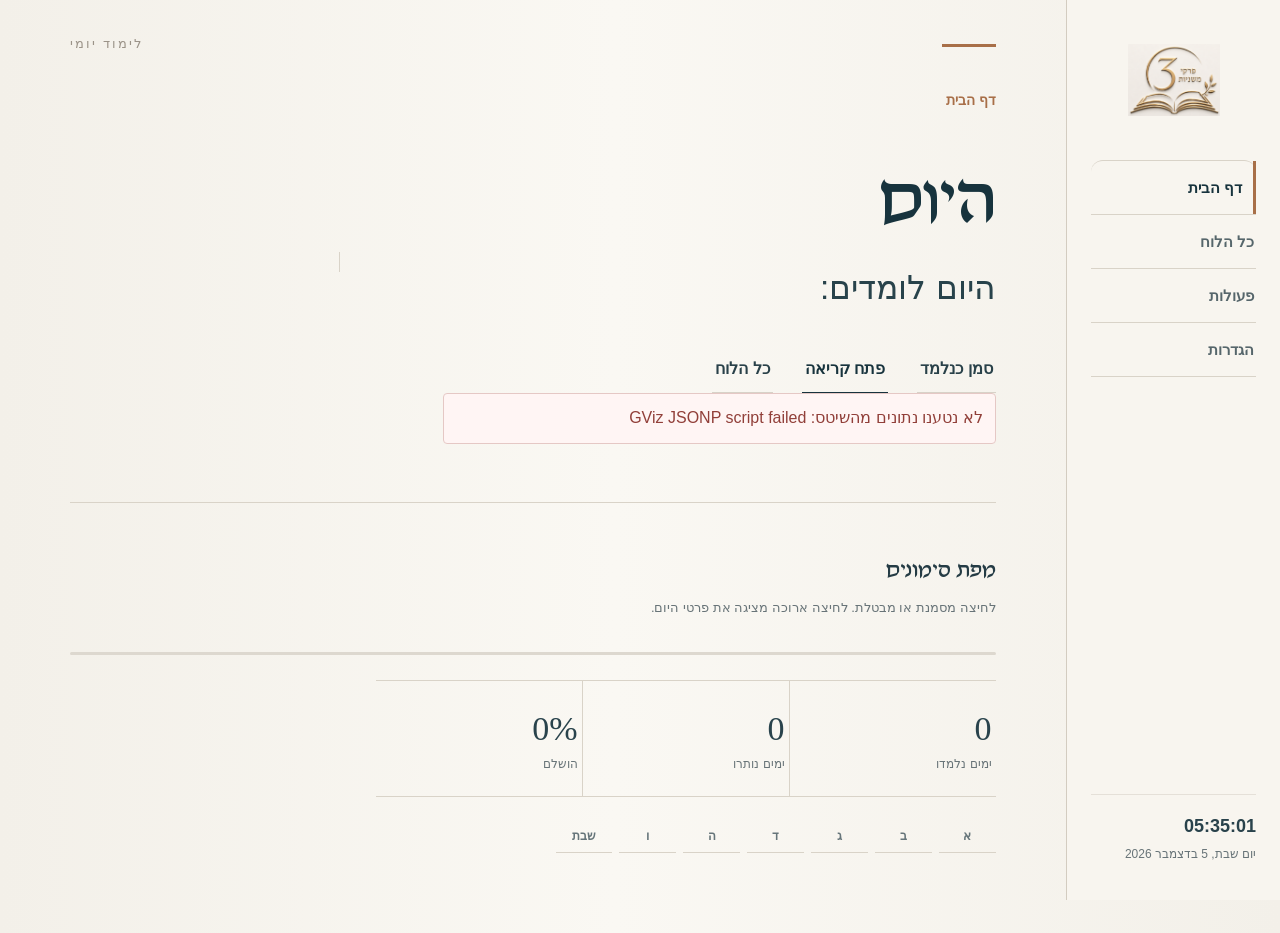
<file: index.html>
<!DOCTYPE html>
<html lang="he" dir="rtl">
<head>
<meta charset="UTF-8">
<meta name="viewport" content="width=device-width, initial-scale=1.0, viewport-fit=cover">
<meta name="theme-color" content="#f6f3ed">
<!-- BUILD: finished-editorial-workspace-v23 -->
<title>לוח שנה למשניות משפחת זלצמן</title>
<link rel="manifest" href="manifest.webmanifest">
<meta name="mobile-web-app-capable" content="yes">
<meta name="apple-mobile-web-app-capable" content="yes">
<meta name="apple-mobile-web-app-title" content="לוח משניות">
<meta name="apple-mobile-web-app-status-bar-style" content="black-translucent">

<style>/* Visual system is loaded from the v23 stylesheet. */</style>

<link rel="stylesheet" href="app-v23.css?v=2">

<link rel="icon" href="site-icon-round.png">
<link rel="apple-touch-icon" href="site-icon-round.png">
<meta name="theme-color" content="#f6f3ed">

</head>
<body>
<div class="intro">
  <div class="intro-card">
    <img src="logo.png" alt="לוגו" class="intro-logo">
    <div class="intro-text-wrap">
      <h1>לוח שנה למשניות משפחת זלצמן</h1>
      <p id="introGreeting">ברוכים הבאים</p>
    </div>
  </div>
</div>

<header class="site-header">
  <div class="header-inner">
    <div class="brand brand-logo-only">
      <button type="button" class="header-logo-link" onclick="showPage('homePage')" aria-label="חזרה לדף הבית">
        <img src="header-logo.png" alt="לוגו עליון" class="header-logo">
      </button>
      <small id="topGreeting">ברוכים הבאים</small>
    </div>
    <nav class="tabs" aria-label="ניווט">
      <button class="tab active" data-page="homePage"><span class="nav-ico nav-home" aria-hidden="true"></span><span>דף הבית</span></button>
      <button class="tab" data-page="calendarPage"><span class="nav-ico nav-calendar" aria-hidden="true"></span><span>כל הלוח</span></button>
      <button class="tab" data-page="actionsPage"><span class="nav-ico nav-actions" aria-hidden="true"></span><span>פעולות</span></button>
      <button class="tab" data-page="settingsPage"><span class="nav-ico nav-settings" aria-hidden="true"></span><span>הגדרות</span></button>
    </nav>
    <div class="date-time" id="dateTime">--</div>
  </div>
</header>

<div class="app">
  <section class="page active" id="homePage">
    <div class="admin-message" id="adminMessageBox"></div>
    <button class="message-alert" id="messageAlert" onclick="openMessageModal()"></button>
    <div class="home-hero">
      <div class="home-main">
        <div class="home-kicker" id="homeKicker">דף הבית</div>
        <h2 id="homeTitle">היום</h2>
        <p class="home-learning" id="homeLearning">היום לומדים:</p>
        <div class="home-meta" id="homeMeta"></div><div class="loading-note" id="loadStatus">טוען נתונים מהגיליון...</div>
        <div class="actions-row">
          <button id="markTodayBtn" type="button" class="btn">סמן כנלמד</button>
          <button id="openTodayCalendarBtn" type="button" class="btn primary" onclick="openTodayReader()">פתח קריאה</button>
          <button id="homeCalendarBtn" type="button" class="btn" data-page="calendarPage">כל הלוח</button>
        </div>
      </div>
      <aside class="home-side">
        <div class="map-head"><div><h3>מפת סימונים</h3><p class="muted">לחיצה מסמנת או מבטלת. לחיצה ארוכה מציגה את פרטי היום.</p></div><button type="button" class="btn small map-toggle" onclick="toggleMapPanel()">הצג / הסתר</button></div>
        <div class="progress"><span id="progressFill"></span></div>
        <div class="stats">
          <div class="stat"><b id="doneCount">0</b><span>ימים נלמדו</span></div>
          <div class="stat"><b id="leftCount">0</b><span>ימים נותרו</span></div>
          <div class="stat"><b id="percentCount">0%</b><span>הושלם</span></div>
        </div>
        <div class="year-map" id="yearMap"></div>
      </aside>
    </div>
</section>

  <section class="page" id="calendarPage">
    <div class="panel">
      <div class="calendar-topline">
        <h3>כל הלוח</h3>
        <div class="calendar-quick-actions">
          <button class="btn primary" onclick="openTodayInCalendar()">היום</button>
          <div class="mobile-month-nav" aria-label="ניווט חודשים"><button type="button" class="btn month-step" onclick="mobileCalendarMonthStep(-1)">הקודם</button><button type="button" class="btn month-step" onclick="mobileCalendarMonthStep(1)">הבא</button></div><button class="btn" onclick="clearCalendarFilters()">נקה סינון</button>
        </div>
      </div>
      <div class="toolbar calendar-toolbar">
        <div class="calendar-search-wrap"><input class="search" id="search" placeholder="לדוגמה: סיוון, יום ראשון, ברכות, פרק א" oninput="renderCalendar()"><button type="button" class="search-clear-btn" onclick="clearCalendarSearch()" aria-label="נקה חיפוש">×</button></div>
        <select id="calendarMonthSelect" onchange="renderCalendar()">
          <option value="all">כל החודשים</option>
        </select>
        <label class="check-filter"><input type="checkbox" id="onlyUndoneFilter" onchange="renderCalendar()"> רק לא נלמדו</label>
      </div>
      <div id="calendar"></div>
    </div>
  </section>

  <section class="page" id="actionsPage">

    <div class="panel actions-clean-panel">
      <h3>פעולות</h3>
      <p class="muted">בחר פעולה מהרשימה.</p>

      <div class="action-tiles actions-grid-clean">

        <div class="action-tile action-tile-clean">
          <div>
            <div class="action-icon">✓</div>
            <h4>סימון מרוכז</h4>
            <p>סימון או ביטול סימון לפי שבוע או חודש.</p>
          </div>
          <button class="btn primary" onclick="openBulkModal()">פתח סימון מרוכז</button>
        </div>

        <div class="action-tile action-tile-clean">
          <div>
            <div class="action-icon">☷</div>
            <h4>הדפסה מעוצבת</h4>
            <p>ייצוא לוח מסודר ומעוצב לפי טווח תאריכים.</p>
          </div>
          <button class="btn primary" onclick="openPrintPicker()">פתח הדפסה מעוצבת</button>
        </div>

        <div class="action-tile action-tile-clean">
          <div>
            <div class="action-icon">↗</div>
            <h4>קישור לאתר</h4>
            <p>העתקת הקישור והדרכה להוספה לשולחן העבודה.</p>
          </div>
          <div class="tile-buttons">
            <button class="btn primary" onclick="copySiteLink()">העתק קישור</button>
            <button class="btn" onclick="showShortcutHelp()">איך מוסיפים?</button>
          </div>
        </div>

        <div class="action-tile action-tile-clean">
          <div>
            <div class="action-icon">✉</div>
            <h4>שליחת הודעה</h4>
            <p>שליחת הודעה למנהל דרך טופס מסודר.</p>
          </div>
          <button class="btn primary" onclick="openMessageFormBox()">פתח טופס שליחת הודעה</button>
        </div>

      </div>
    </div>

  </section>

  <section class="page" id="settingsPage">
    <div class="panel">
      <h3>הגדרות</h3>
      <p class="muted">ניהול השם, הסימונים, הגיבוי והתקנת האתר.</p>

      <div class="settings-boxes">
        <div class="settings-box">
          <span class="settings-real-icon settings-user-icon" aria-hidden="true"></span>
          <h4>שם המשתמש</h4>
          <div class="form-row">
            <label>השם שיופיע בדף הבית</label>
            <input id="nameInput" placeholder="הכנס שם">
            <button class="btn primary" onclick="saveName()">שמור שם</button>
          </div>
        </div>

        <div class="settings-box">
          <span class="settings-real-icon settings-save-icon" aria-hidden="true"></span>
          <h4>סימונים</h4>
          <p class="muted">איפוס או גיבוי הסימונים ששמורים בדפדפן הזה.</p>
          <div class="actions-row">
            <button class="btn danger" onclick="confirmResetProgress()">איפוס הסימונים שלי</button>
            <button class="btn" onclick="exportProgress()">ייצוא מצב</button>
<div class="settings-export-note">
  <b>מה זה יצוא הגדרות?</b><br>
  פעולה זו שומרת אצלך קובץ קטן עם ההגדרות והסימונים האישיים שלך, כדי שתוכל לגבות אותם או להעביר אותם למכשיר אחר. הקובץ לא נשלח אלינו.
</div>

          </div>
        </div>

        <div class="settings-box">
          <span class="settings-real-icon settings-import-icon" aria-hidden="true"></span>
          <h4>ייבוא גיבוי</h4>
          <p class="muted">הדבק כאן קוד גיבוי שהעתקת ממכשיר אחר.</p>
          <textarea id="progressImportBox" class="backup-box" placeholder="הדבק כאן קוד גיבוי"></textarea>
          <button class="btn primary" onclick="importProgress()">ייבוא סימונים</button>
        </div>

        <div class="settings-box">
          <span class="settings-real-icon settings-phone-icon" aria-hidden="true"></span>
          <h4>התקנה כאפליקציה</h4>
          <p class="muted">אפשר להוסיף את האתר למסך הבית. בדפדפן נתמך האתר ייפתח בצורה נקייה יותר כמו אפליקציה.</p>
          <button class="btn" onclick="showPwaHelp()">איך מתקינים?</button>
        </div>

      </div>
    </div>
  </section>
</div>

<div class="modal" id="modal" onclick="if(event.target.id==='modal') closeModal()">
  <div class="modal-box">
    <div class="modal-head">
      <h2 id="modalTitle"></h2>
      <button class="close" onclick="closeModal()">×</button>
    </div>
    <div id="modalBody"></div>
    <div class="actions-row">
      <button class="btn primary" id="modalDoneBtn">סמן כנלמד</button>
      <button class="btn" onclick="closeModal()">סגור</button>
    </div>
  </div>
</div>



<div class="modal" id="bulkModal" onclick="if(event.target.id==='bulkModal') closeBulkModal()">
  <div class="modal-box">
    <div class="modal-head">
      <h2>סימון מרוכז</h2>
      <button class="close" onclick="closeBulkModal()">×</button>
    </div>

    <div class="form-grid">
      <div class="form-row">
        <label>בחר שבוע לפי פרשה / שבת</label>
        <select id="weekSelectModal"></select>
        <div class="actions-row">
          <button class="btn primary" onclick="markRangeFromModal('week', true)">סמן שבוע כנלמד</button>
          <button class="btn danger" onclick="markRangeFromModal('week', false)">בטל סימון שבוע</button>
        </div>
      </div>

      <div class="form-row">
        <label>בחר חודש עברי</label>
        <select id="monthSelectModal"></select>
        <div class="actions-row">
          <button class="btn primary" onclick="markRangeFromModal('month', true)">סמן חודש כנלמד</button>
          <button class="btn danger" onclick="markRangeFromModal('month', false)">בטל סימון חודש</button>
        </div>
      </div>
    </div>

    <div class="actions-row">
      <button class="btn danger" onclick="confirmResetProgress()">איפוס כל הסימונים</button>
      <button class="btn" onclick="closeBulkModal()">סגור</button>
    </div>
  </div>
</div>


<div class="modal" id="messageFormModal" onclick="if(event.target.id==='messageFormModal') closeMessageFormBox()">
  <div class="modal-box message-form-modal-box">
    <div class="modal-head">
      <h2>שליחת הודעה למנהל</h2>
      <button class="close" onclick="closeMessageFormBox()">×</button>
    </div>

    <div class="form-embed-wrap modal-form-embed">
      <iframe
        class="google-form-frame"
        src="https://docs.google.com/forms/d/e/1FAIpQLSe4UbWZiPFnvy5jqcv0p5TVCIIKytLv7KLfmInb0iANTIyzvA/viewform?embedded=true"
        frameborder="0"
        marginheight="0"
        marginwidth="0"
        loading="lazy">טוען…</iframe>
    </div>

    <div class="actions-row">
      <a class="btn" href="https://docs.google.com/forms/d/e/1FAIpQLSe4UbWZiPFnvy5jqcv0p5TVCIIKytLv7KLfmInb0iANTIyzvA/viewform" target="_blank" rel="noopener">פתח בחלון נפרד</a>
      <button class="btn" onclick="closeMessageFormBox()">סגור</button>
    </div>
  </div>
</div>







<div id="printPicker" onclick="if(event.target.id==='printPicker') closePrintPicker()">
  <div class="print-picker-box">
    <h3>הדפסה מעוצבת</h3>
    <div class="form-grid">
      <div class="form-row">
        <label>סוג הדפסה</label>
        <select id="printMode" onchange="syncPrintMode()">
          <option value="range">טווח תאריכים</option>
          <option value="day">יום אחד</option>
          <option value="week">שבוע</option>
          <option value="month">חודש עברי</option>
          <option value="tractate">לפי מסכת</option>
        </select>
<div class="print-mode-tiles" id="printModeTiles" aria-label="בחירת סוג הדפסה">
  <button type="button" class="print-mode-tile active" data-print-mode="range" onclick="setPrintModeTile('range')">
    <b>טווח</b><span>מתאריך עד תאריך</span>
  </button>
  <button type="button" class="print-mode-tile" data-print-mode="day" onclick="setPrintModeTile('day')">
    <b>יום אחד</b><span>בחירת יום בודד</span>
  </button>
  <button type="button" class="print-mode-tile" data-print-mode="week" onclick="setPrintModeTile('week')">
    <b>שבוע</b><span>שבוע מלא</span>
  </button>
  <button type="button" class="print-mode-tile" data-print-mode="month" onclick="setPrintModeTile('month')">
    <b>חודש</b><span>חודש עברי</span>
  </button>
  <button type="button" class="print-mode-tile" data-print-mode="tractate" onclick="setPrintModeTile('tractate')">
    <b>מסכת</b><span>לפי מסכת</span>
  </button>
</div>

      </div>
      <div class="form-row" id="printStartRow">
        <label>מתאריך</label>
        <select id="printStart"></select>
      </div>
      <div class="form-row" id="printEndRow">
        <label>עד תאריך</label>
        <select id="printEnd"></select>
      </div>
      <div class="form-row" id="printMonthRow" style="display:none">
        <label>בחר חודש</label>
        <select id="printMonthSelect"></select>
      </div>
      <div class="form-row" id="printTractateRow" style="display:none">
        <label>בחר מסכת</label>
        <select id="printTractateSelect"></select>
      </div>
    </div>
    <div class="actions-row">
      
<button type="button" class="btn print-mobile-alt-btn" onclick="openPrintPreviewPage()">
  פתח תצוגת הדפסה בדף חדש
</button>
<p class="print-mobile-hint">
  בסמארטפון שמירה ל־PDF לא תמיד עובדת טוב. הכפתור הזה פותח דף נקי שאפשר לשמור, לשתף או להדפיס ממנו.
</p>
<button class="btn primary" onclick="printSelectedRange()">ייצא / הדפס</button>
      <button class="btn" onclick="closePrintPicker()">סגור</button>
    </div>
  </div>
</div>

<div id="printArea"></div>
<div class="toast" id="toast">הפעולה בוצעה</div>
<button type="button" class="mobile-floating-today" onclick="openTodayInCalendar()">היום</button>

<script>
const SHEET_CSV_URL = "https://docs.google.com/spreadsheets/d/e/2PACX-1vTx69XyjxtuKeYCHbCdaDlgVnaaCdChrgy5WYMn0daPPNdD-HVV0VQNBseqWfwoSvYIXcG5Pu6hYBlD/pub?output=csv";
const SHEET_CSV_URLS = [
  "https://docs.google.com/spreadsheets/d/e/2PACX-1vTx69XyjxtuKeYCHbCdaDlgVnaaCdChrgy5WYMn0daPPNdD-HVV0VQNBseqWfwoSvYIXcG5Pu6hYBlD/pub?output=csv",
  "https://docs.google.com/spreadsheets/d/e/2PACX-1vTx69XyjxtuKeYCHbCdaDlgVnaaCdChrgy5WYMn0daPPNdD-HVV0VQNBseqWfwoSvYIXcG5Pu6hYBlD/pub?gid=0&single=true&output=csv",
  "https://docs.google.com/spreadsheets/d/e/2PACX-1vTx69XyjxtuKeYCHbCdaDlgVnaaCdChrgy5WYMn0daPPNdD-HVV0VQNBseqWfwoSvYIXcG5Pu6hYBlD/gviz/tq?tqx=out:csv"
];
const MESSAGES_CSV_URL = "https://docs.google.com/spreadsheets/d/e/2PACX-1vTx69XyjxtuKeYCHbCdaDlgVnaaCdChrgy5WYMn0daPPNdD-HVV0VQNBseqWfwoSvYIXcG5Pu6hYBlD/pub?gid=1071009578&single=true&output=csv";
let DATA = [];
const FALLBACK_DATA = [];
let ADMIN_MESSAGES = [];
const STORAGE_PREFIX = "zaltsman_mishnayos_";
const MISHNA_FILES = {
  "ברכות": "MZ_BRAHOT_L1.txt",
  "פאה": "MZ_PEAA_L1.txt",
  "דמאי": "MZ_DEMAY_L1.txt",
  "כלאים": "MZ_KILAIIM_L1.txt",
  "שביעית": "MZ_SHVIIT_L1.txt",
  "תרומות": "MZ_TRUMOT_L1.txt",
  "מעשרות": "MZ_MEASROT_L1.txt",
  "מעשר שני": "MZ_MEASER_SHENI_L1.txt",
  "חלה": "MZ_HALA_L1.txt",
  "ערלה": "MZ_ORLA_L1.txt",
  "ביכורים": "MZ_BIKURIM_L1.txt"
};
let MISHNA_CACHE = {};
function localIsoDate(date = new Date()){
  const y = date.getFullYear();
  const m = String(date.getMonth()+1).padStart(2,"0");
  const d = String(date.getDate()).padStart(2,"0");
  return `${y}-${m}-${d}`;
}
const todayIsoReal = localIsoDate();
let currentToday = null;
let deferredInstallPrompt = null;

function $(id){return document.getElementById(id)}
function getDone(){try{return JSON.parse(localStorage.getItem(STORAGE_PREFIX+"done")||"{}")}catch(e){return {}}}
function setDone(obj){localStorage.setItem(STORAGE_PREFIX+"done", JSON.stringify(obj))}
function getName(){return localStorage.getItem(STORAGE_PREFIX+"name") || "משתמש"}

function doneButtonText(idx){
  return getDone()[idx] ? "בטל סימון" : "סמן כנלמד";
}
function setDoneButtonText(btn, idx){
  if(btn) btn.textContent = doneButtonText(idx);
}

function showToast(msg="הפעולה בוצעה"){const t=$("toast");t.textContent=msg;t.classList.add("show");clearTimeout(window.__toast);window.__toast=setTimeout(()=>t.classList.remove("show"),1800)}
function escapeHtml(s){return String(s).replace(/[&<>"']/g, m=>({"&":"&amp;","<":"&lt;",">":"&gt;","\"":"&quot;","'":"&#039;"}[m]))}

function flashDoneChange(idx){
  setTimeout(()=>{
    document.querySelectorAll(`[data-day-idx="${idx}"]`).forEach(el=>{
      el.classList.remove("done-pop");
      void el.offsetWidth;
      el.classList.add("done-pop");
    });
  }, 80);
}

function parseCSV(text){
  const rows = [];
  let row = [], cell = "", inQuotes = false;
  for(let i=0;i<text.length;i++){
    const c=text[i], n=text[i+1];
    if(c === '"' && inQuotes && n === '"'){ cell += '"'; i++; continue; }
    if(c === '"'){ inQuotes = !inQuotes; continue; }
    if(c === "," && !inQuotes){ row.push(cell); cell=""; continue; }
    if((c === "\n" || c === "\r") && !inQuotes){
      if(c === "\r" && n === "\n") i++;
      row.push(cell); cell="";
      if(row.some(v=>String(v).trim() !== "")) rows.push(row);
      row=[];
      continue;
    }
    cell += c;
  }
  row.push(cell);
  if(row.some(v=>String(v).trim() !== "")) rows.push(row);
  return rows;
}


function formatMessageText(s){
  return escapeHtml(s || "")
    .replace(/\*\*(.*?)\*\*/g, "<strong>$1</strong>")
    .replace(/\n/g, "<br>");
}

function extractAdminMessages(rows){
  ADMIN_MESSAGES = [];
  if(!rows || !rows.length) return;

  const header = rows[0].map(x=>String(x||"").trim());
  const titleCol = header.indexOf("כותרת");
  const msgCol = header.indexOf("הודעה");
  const activeCol = header.indexOf("פעיל");
  const dateCol = header.indexOf("תאריך");

  // חשוב: לא להציג הודעות משתמשים רגילות בדף הבית.
  // הודעת מנהל תזוהה רק אם יש עמודת "פעיל" או עמודת "כותרת".
  if(msgCol < 0) return;
  if(activeCol < 0 && titleCol < 0) return;

  rows.slice(1).forEach(r=>{
    const msg = String(r[msgCol] || "").trim();
    if(!msg) return;

    const active = activeCol >= 0 ? String(r[activeCol] || "").trim() : "כן";
    if(active && !["כן","TRUE","true","1","פעיל"].includes(active)) return;

    ADMIN_MESSAGES.push({
      title: titleCol >= 0 ? String(r[titleCol] || "").trim() : "",
      message: msg,
      date: dateCol >= 0 ? String(r[dateCol] || "").trim() : ""
    });
  });
}
function renderAdminMessage(){
  const oldBox = $("adminMessageBox");
  if(oldBox){
    oldBox.classList.remove("show");
    oldBox.innerHTML = "";
  }
  const alert = $("messageAlert");
  if(!alert) return;
  const item = ADMIN_MESSAGES && ADMIN_MESSAGES[0];
  if(!item || !item.message){
    alert.classList.remove("show");
    alert.innerHTML = "";
    return;
  }
  alert.innerHTML = `<span><span class="message-alert-title">יש הודעה חדשה</span><br><small>${escapeHtml(item.title || "לחץ לקריאה")}</small></span><span>פתח</span>`;
  alert.classList.add("show");
}


async function loadMessagesData(){
  try{
    const bust = (MESSAGES_CSV_URL.includes("?") ? "&" : "?") + "cacheBust=" + Date.now();
    const res = await fetch(MESSAGES_CSV_URL + bust, {cache:"no-store"});
    if(!res.ok) throw new Error("שגיאת טעינת הודעות");
    const text = await res.text();
    const rows = parseCSV(text);
    extractAdminMessages(rows);
    renderAdminMessage();
  }catch(err){
    console.error("Messages load error:", err);
    ADMIN_MESSAGES = [];
    renderAdminMessage();
  }
}

function normalizeSheetRows(rows){
  if(!rows || !rows.length) return [];
  const first = rows[0].map(x=>String(x||"").trim());
  const headerNames = ["תאריך עברי","עברי","יום","יום / פרשה","יום ופרשה","פרשה","הספק","פרקים","משניות","לימוד","תאריך לועזי","לועזי","date","Date"];
  const hasHeader = first.some(x => headerNames.includes(x));
  const body = hasHeader ? rows.slice(1) : rows;
  const header = hasHeader ? first : [];
  function col(names, fallback){
    for(const name of names){
      const idx = header.indexOf(name);
      if(idx >= 0) return idx;
    }
    return fallback;
  }
  const hdateCol = col(["תאריך עברי","עברי"], 0);
  const dayCol = col(["יום","יום / פרשה","יום ופרשה","פרשה"], 1);
  const chaptersCol = col(["הספק","פרקים","משניות","לימוד"], 2);
  const isoCol = col(["תאריך לועזי","לועזי","date","Date"], -1);
  const startDate = new Date("2026-04-13T12:00:00");
  return body.map((r,i)=>{
    const hdate = String(r[hdateCol] || "").trim();
    const day = String(r[dayCol] || "").trim();
    const chapters = String(r[chaptersCol] || "").trim();
    let iso = isoCol >= 0 ? String(r[isoCol] || "").trim() : "";
    if(!iso){
      const d = new Date(startDate);
      d.setDate(startDate.getDate()+i);
      iso = d.toISOString().slice(0,10);
    }
    return {idx:i+1, iso, hdate, day, chapters};
  }).filter(x=>x.hdate || x.day || x.chapters);
}




function bindHomeButtons(){
  const markBtn = $("markTodayBtn");
  if(markBtn && !markBtn.dataset.bound){
    markBtn.dataset.bound = "1";
    markBtn.addEventListener("click", function(e){
      e.preventDefault();
      e.stopPropagation();
      markToday();
    });
  }

  document.querySelectorAll("[data-page]").forEach(btn=>{
    if(!btn.dataset.pageBound){
      btn.dataset.pageBound = "1";
      btn.addEventListener("click", function(e){
        e.preventDefault();
        const target = btn.dataset.page;
        if(target) showPage(target);
      });
    }
  });
}



function useFallbackData(){
  DATA = [];
  currentToday = null;
  refresh();
  const status = $("loadStatus");
  if(status){
    status.textContent = "לא נטענו נתונים מהשיטס. בדוק שהגיליון מפורסם כ-CSV.";
    status.className = "error-note";
    status.style.display = "block";
  }
}




const SHEET_GVIZ_URL = "https://docs.google.com/spreadsheets/d/e/2PACX-1vTx69XyjxtuKeYCHbCdaDlgVnaaCdChrgy5WYMn0daPPNdD-HVV0VQNBseqWfwoSvYIXcG5Pu6hYBlD/gviz/tq";

function gvizTableToRows(table){
  const cols = (table.cols || []).map(c => c.label || c.id || "");
  const body = (table.rows || []).map(r => (r.c || []).map(c => {
    if(!c) return "";
    if(typeof c.f === "string" && c.f.trim()) return c.f;
    if(c.v == null) return "";
    return String(c.v);
  }));
  return [cols].concat(body);
}

function loadGvizJsonp(){
  return new Promise((resolve, reject) => {
    const cbName = "__mishnaGvizCb_" + Date.now() + "_" + Math.floor(Math.random()*10000);
    const script = document.createElement("script");
    const timeout = setTimeout(() => {
      cleanup();
      reject(new Error("GViz JSONP timeout"));
    }, 12000);

    function cleanup(){
      clearTimeout(timeout);
      script.remove();
      try{ delete window[cbName]; }catch(e){ window[cbName] = undefined; }
    }

    window[cbName] = function(response){
      try{
        cleanup();
        if(!response || response.status === "error"){
          reject(new Error("GViz returned error"));
          return;
        }
        resolve(gvizTableToRows(response.table || {}));
      }catch(err){
        cleanup();
        reject(err);
      }
    };

    script.onerror = function(){
      cleanup();
      reject(new Error("GViz JSONP script failed"));
    };

    script.src = SHEET_GVIZ_URL + "?tqx=responseHandler:" + cbName + "&tq=" + encodeURIComponent("select *");
    document.head.appendChild(script);
  });
}

async function fetchFirstWorkingCsv(urls){
  let lastError = null;
  for(const url of urls){
    try{
      const res = await fetch(url, { cache: "reload", redirect: "follow" });
      if(!res.ok) throw new Error("HTTP " + res.status + " בכתובת " + url);
      const text = await res.text();
      if(!text || !text.trim()) throw new Error("CSV ריק בכתובת " + url);
      if(text.trim().startsWith("<")) throw new Error("התקבל HTML במקום CSV בכתובת " + url);
      return { text, url };
    }catch(err){
      lastError = err;
      console.error("CSV load attempt failed:", url, err);
    }
  }
  throw lastError || new Error("לא נמצאה כתובת CSV תקינה");
}





async function loadSheetData(){
  const status = $("loadStatus");
  if(status){
    status.className = "loading-note";
    status.style.display = "block";
    status.textContent = "טוען נתונים מהגיליון...";
  }

  try{
    let rows = [];
    let loadedFrom = "";

    try{
      const result = await fetchFirstWorkingCsv(SHEET_CSV_URLS);
      rows = parseCSV(result.text);
      loadedFrom = "CSV";
    }catch(csvErr){
      console.warn("CSV fetch failed, trying GViz JSONP:", csvErr);
      if(status) status.textContent = "CSV נחסם, מנסה טעינה חלופית מהשיטס...";
      rows = await loadGvizJsonp();
      loadedFrom = "JSONP";
    }

    if(!rows || !rows.length){
      throw new Error("התקבל קובץ ריק מהשיטס");
    }

    const normalized = normalizeSheetRows(rows);

    if(!normalized || !normalized.length){
      console.error("Rows received but not normalized:", rows.slice(0,10));
      throw new Error("השיטס נטען, אבל מבנה העמודות לא זוהה");
    }

    DATA = normalized;
    currentToday = DATA.find(x=>x.iso===todayIsoReal) || DATA[0];

    try{
      setupActions();
      setupPrintSelects();
      setupCalendarControls(true);
      refresh();
    }catch(renderErr){
      console.error("Display/render error after sheet load:", renderErr);
      if(status){
        status.textContent = "הנתונים נטענו, אבל הייתה שגיאת תצוגה באתר: " + (renderErr && renderErr.message ? renderErr.message : "שגיאה לא ידועה");
        status.className = "error-note";
        status.style.display = "block";
      }
      return;
    }

    try{
      await loadMessagesData();
    }catch(err){
      console.error("Messages load error:", err);
    }

    if(status){
      status.className = "loading-note";
      status.textContent = "הנתונים נטענו מהשיטס";
      setTimeout(()=>{ status.style.display="none"; }, 1000);
    }
    console.log("Main sheet loaded from:", loadedFrom, "Rows:", DATA.length);
  }catch(err){
    console.error("Sheet load error:", err);
    DATA = [];
    currentToday = null;
    try{ refresh(); }catch(e){ console.error("Refresh after failure error:", e); }
    if(status){
      status.textContent = "לא נטענו נתונים מהשיטס: " + (err && err.message ? err.message : "שגיאה לא ידועה");
      status.className = "error-note";
      status.style.display = "block";
    }
  }
}

function greeting(){
  const h = new Date().getHours();
  if(h>=5 && h<12) return "בוקר טוב";
  if(h>=12 && h<17) return "צהריים טובים";
  if(h>=17 && h<22) return "ערב טוב";
  return "לילה טוב";
}
function updateGreeting(){
  const name=getName();
  $("introGreeting").textContent = `${greeting()}, ${name}`;
  $("topGreeting").textContent = `${greeting()}, ${name}`;
}
function updateClock(){
  const now = new Date();
  const date = now.toLocaleDateString("he-IL", {weekday:"long", year:"numeric", month:"long", day:"numeric"});
  const time = now.toLocaleTimeString("he-IL", {hour:"2-digit", minute:"2-digit", second:"2-digit"});
  $("dateTime").innerHTML = `<b>${time}</b><small>${date}</small>`;
}
setInterval(updateClock,1000);
function displayDate(item){return `${item.hdate} · ${new Date(item.iso).toLocaleDateString("he-IL")}`}
function dayText(item){return `${item.day} · ${displayDate(item)}`}
function hebrewMonth(hdate){
  const s = String(hdate || "");
  const months = ["ניסן","אייר","סיוון","סיון","תמוז","אב","אלול","תשרי","חשון","מרחשון","כסלו","טבת","שבט","אדר"];
  for(const m of months){
    if(s.includes(m)) return m === "סיון" ? "סיוון" : m;
  }
  return "ללא חודש";
}
function cleanWeekName(day){return String(day).replace(/^שבת\s*[–-]?\s*/,'').trim()}

function showPage(id){
  const page = $(id);
  if(!page){
    console.error("Page not found:", id);
    showToast("הדף לא נמצא");
    return;
  }
  document.querySelectorAll(".page").forEach(p=>p.classList.remove("active"));
  document.querySelectorAll(".tab").forEach(t=>t.classList.toggle("active", t.dataset.page===id));
  page.classList.add("active");
  try{ window.scrollTo({top:0,behavior:"smooth"}); }catch(e){ window.scrollTo(0,0); }
  if(id==="calendarPage") renderCalendar();
}

document.querySelectorAll(".tab").forEach(t=>t.addEventListener("click",()=>showPage(t.dataset.page)));


function renderToday(){
  if(!DATA.length || !currentToday) return;
  const item=currentToday;
  $("homeKicker").textContent = dayText(item);
  $("homeTitle").textContent = `${greeting()}, ${getName()}`;
  $("homeLearning").textContent = `היום לומדים: ${item.chapters}`;
  $("homeMeta").textContent = `יום ${item.idx} מתוך ${DATA.length}`;
  setDoneButtonText($("markTodayBtn"), item.idx);
  if($("homeMiniToday")) $("homeMiniToday").textContent = `${dayText(item)} · ${item.chapters}`;
  const done = getDone();
  const total = DATA.length || 0;
  const count = Object.keys(done).filter(k=>DATA.some(x=>String(x.idx)===String(k))).length;
  if($("homeMiniProgress")) $("homeMiniProgress").textContent = total ? `${count} מתוך ${total} ימים סומנו` : "עדיין אין נתונים.";
}

function renderTodayMobilePolished(){
  if(!DATA.length || !currentToday) return;
  const item = currentToday;
  $("homeKicker").textContent = dayText(item);
  $("homeTitle").textContent = `${greeting()}, ${getName()}`;
  $("homeLearning").innerHTML = `<span>היום לומדים</span><strong>${escapeHtml(item.chapters)}</strong>`;
  $("homeMeta").textContent = "";
  setDoneButtonText($("markTodayBtn"), item.idx);
}

function makeCard(item){
  const done = !!getDone()[item.idx];
  const isToday = currentToday && item.idx===currentToday.idx;
  return `<article class="card ${done?'done':''} ${isToday?'today':''}" data-day-idx="${item.idx}">
    <h4>${isToday?'היום · ':''}${escapeHtml(item.day)}</h4>
    <div class="mini">${escapeHtml(displayDate(item))}</div>
    <p style="margin-top:10px">${escapeHtml(item.chapters)}</p>
    <div class="card-buttons">
      <button class="btn small primary" type="button" onclick="openDay(${item.idx})">פתח את היום</button>
      <button class="btn small" type="button" onclick="toggleDone(${item.idx})">${done?'בטל סימון':'סמן כנלמד'}</button>
    </div>
  </article>`;
}


function weekdayIndex(item){
  const s = String(item.day || "");
  if(s.includes("ראשון")) return 0;
  if(s.includes("שני")) return 1;
  if(s.includes("שלישי")) return 2;
  if(s.includes("רביעי")) return 3;
  if(s.includes("חמישי")) return 4;
  if(s.includes("שישי")) return 5;
  if(s.includes("שבת")) return 6;
  return new Date(item.iso).getDay();
}
function buildCalendarWeeks(items){
  const weeks = [];
  let current = new Array(7).fill(null);
  items.forEach(item=>{
    const idx = weekdayIndex(item);
    if(idx === 0 && current.some(Boolean)){
      weeks.push(current);
      current = new Array(7).fill(null);
    }
    if(current[idx]){
      weeks.push(current);
      current = new Array(7).fill(null);
    }
    current[idx] = item;
    if(idx === 6){
      weeks.push(current);
      current = new Array(7).fill(null);
    }
  });
  if(current.some(Boolean)) weeks.push(current);
  return weeks;
}


function renderCalendar(){
  const cal = $("calendar");
  if(!cal) return;
  if(!DATA.length){
    cal.innerHTML = '<p class="muted">טוען נתונים...</p>';
    return;
  }

  setupCalendarControls(false);

  const q = ($("search")?.value || "").trim();
  const monthValue = $("calendarMonthSelect")?.value || "all";
  const onlyUndone = !!$("onlyUndoneFilter")?.checked;
  const done = getDone();

  let rows = DATA.filter(x => {
    const textOk = !q || [x.idx,x.iso,x.hdate,x.day,x.chapters].join(" ").includes(q);
    const monthOk = monthValue === "all" || hebrewMonth(x.hdate) === monthValue;
    const undoneOk = !onlyUndone || !done[x.idx];
    return textOk && monthOk && undoneOk;
  });

  const groups = {};
  rows.forEach(x=>{
    const key = hebrewMonth(x.hdate) || "ללא חודש";
    (groups[key] ||= []).push(x);
  });

  const weekNames = ["ראשון","שני","שלישי","רביעי","חמישי","שישי","שבת"];

  function cell(x){
    if(!x) return `<td><div class="calendar-cell empty"></div></td>`;
    const isToday = currentToday && x.idx===currentToday.idx;
    const isDone = !!done[x.idx];
    return `<td>
      <div class="calendar-cell ${isToday?'today':''} ${isDone?'done':''}" data-day-idx="${x.idx}">
        <h4>${escapeHtml(x.day || "יום")}</h4>
        <small>${escapeHtml(x.hdate)}</small>
        <p>${escapeHtml(x.chapters)}</p>
        <div class="card-buttons">
          <button class="btn small primary" type="button" onclick="openDay(${x.idx})">פתח</button>
          <button class="btn small" type="button" onclick="toggleDone(${x.idx})">${isDone?'בטל סימון':'סמן כנלמד'}</button>
        </div>
      </div>
    </td>`;
  }

  cal.innerHTML = Object.entries(groups).map(([month,items])=>{
    const weeks = buildCalendarWeeks(items);
    return `<section class="calendar-month" data-month="${escapeHtml(month)}">
      <h3 class="calendar-month-title">${escapeHtml(month)}</h3>
      <div class="calendar-scroll">
        <table class="calendar-table">
          <thead><tr>${weekNames.map(d=>`<th>${d}</th>`).join("")}</tr></thead>
          <tbody>
            ${weeks.map(w=>`<tr>${w.map(cell).join("")}</tr>`).join("")}
          </tbody>
        </table>
      </div>
    </section>`;
  }).join("") || `<p class="muted">לא נמצאו תוצאות.</p>`;
}


function setupCalendarControls(force){
  const sel = $("calendarMonthSelect");
  if(!sel || !DATA.length) return;

  const current = sel.value || "all";
  const months = [];
  DATA.forEach(x=>{
    const m = hebrewMonth(x.hdate) || "ללא חודש";
    if(!months.includes(m)) months.push(m);
  });

  const options = `<option value="all">כל החודשים</option>` + months.map(m=>`<option value="${escapeHtml(m)}">${escapeHtml(m)}</option>`).join("");
  if(force || sel.dataset.loadedMonths !== months.join("|")){
    sel.innerHTML = options;
    sel.dataset.loadedMonths = months.join("|");

    const todayMonth = currentToday ? (hebrewMonth(currentToday.hdate) || "ללא חודש") : "";
    if(!localStorage.getItem(STORAGE_PREFIX+"calendarMonthTouched") && todayMonth){
      sel.value = todayMonth;
    }else{
      sel.value = months.includes(current) || current==="all" ? current : "all";
    }
  }

  if(!sel.dataset.bound){
    sel.dataset.bound = "1";
    sel.addEventListener("change", ()=>localStorage.setItem(STORAGE_PREFIX+"calendarMonthTouched","1"));
  }
}

function clearCalendarFilters(){
  if($("search")) $("search").value = "";
  if($("calendarMonthSelect")) $("calendarMonthSelect").value = "all";
  if($("onlyUndoneFilter")) $("onlyUndoneFilter").checked = false;
  localStorage.setItem(STORAGE_PREFIX+"calendarMonthTouched","1");
  renderCalendar();
}

function clearCalendarSearch(){
  const search = $("search");
  if(search) search.value = "";
  renderCalendar();
  if(search) search.focus();
}

function mobileCalendarMonthStep(delta){
  const sel = $("calendarMonthSelect");
  if(!sel || !sel.options.length) return;
  setupCalendarControls(true);
  const options = Array.from(sel.options).map(o=>o.value);
  const months = options.filter(v=>v && v !== "all");
  if(!months.length) return;
  let current = sel.value;
  if(!current || current === "all"){
    current = currentToday ? (hebrewMonth(currentToday.hdate) || months[0]) : months[0];
  }
  let idx = months.indexOf(current);
  if(idx < 0) idx = 0;
  idx = Math.max(0, Math.min(months.length - 1, idx + delta));
  sel.value = months[idx];
  localStorage.setItem(STORAGE_PREFIX+"calendarMonthTouched","1");
  renderCalendar();
}

function openTodayInCalendar(){
  if(!DATA.length){
    showToast("הנתונים עדיין נטענים מהשיטס");
    return;
  }
  const item = currentToday || DATA.find(x=>x.iso===todayIsoReal) || DATA[0];
  if(!item){
    showToast("לא נמצא היום הנוכחי");
    return;
  }
  showPage("calendarPage");
  const month = hebrewMonth(item.hdate) || "ללא חודש";
  if($("calendarMonthSelect")){
    setupCalendarControls(true);
    $("calendarMonthSelect").value = month;
    localStorage.setItem(STORAGE_PREFIX+"calendarMonthTouched","1");
  }
  if($("onlyUndoneFilter")) $("onlyUndoneFilter").checked = false;
  renderCalendar();
  setTimeout(()=>{
    const cell = document.querySelector(`[data-day-idx="${item.idx}"]`);
    if(cell){
      cell.scrollIntoView({behavior:"smooth", block:"center", inline:"center"});
      cell.classList.add("focus-today");
      setTimeout(()=>cell.classList.remove("focus-today"),1600);
    }
  },120);
}

function toggleMapPanel(){
  const side = document.querySelector(".home-side");
  if(!side) return;
  side.classList.toggle("map-collapsed");
}



function setPrintModeTile(mode){
  const select = $("printMode");
  if(select){
    select.value = mode;
  }
  document.querySelectorAll(".print-mode-tile").forEach(btn=>{
    btn.classList.toggle("active", btn.dataset.printMode === mode);
  });
  syncPrintMode();
}

function syncPrintModeTiles(){
  const select = $("printMode");
  const mode = select ? select.value : "range";
  document.querySelectorAll(".print-mode-tile").forEach(btn=>{
    btn.classList.toggle("active", btn.dataset.printMode === mode);
  });
}

function syncPrintMode(){
  setTimeout(syncPrintModeTiles,0);
  const mode = $("printMode")?.value || "range";
  const startRow = $("printStartRow");
  const endRow = $("printEndRow");
  const monthRow = $("printMonthRow");
  const tractateRow = $("printTractateRow");

  if(startRow) startRow.style.display = ["range","day","week"].includes(mode) ? "" : "none";
  if(endRow) endRow.style.display = mode === "range" ? "" : "none";
  if(monthRow) monthRow.style.display = mode === "month" ? "" : "none";
  if(tractateRow) tractateRow.style.display = mode === "tractate" ? "" : "none";
}



function getPrintRowsByMode(){
  const startEl = $("printStart"), endEl = $("printEnd");
  if(!DATA.length) return [];
  const mode = $("printMode")?.value || "range";
  const startIdx = Number(startEl?.value || (currentToday?.idx || DATA[0].idx));
  const startItem = DATA.find(x=>Number(x.idx)===startIdx) || currentToday || DATA[0];

  if(mode === "day") return [startItem];

  if(mode === "week"){
    const start = Math.max(1, startItem.idx - printDayIndex(startItem));
    const end = start + 6;
    return DATA.filter(x=>x.idx>=start && x.idx<=end);
  }

  if(mode === "month"){
    const selected = $("printMonthSelect")?.value || (hebrewMonth(startItem.hdate) || "ללא חודש");
    return DATA.filter(x=>(hebrewMonth(x.hdate) || "ללא חודש") === selected);
  }

  if(mode === "tractate"){
    const selected = $("printTractateSelect")?.value || "";
    if(!selected) return [];
    return DATA.filter(x=>extractTractatesFromChapters(x.chapters).includes(selected));
  }

  let a = Number(startEl?.value || startItem.idx), b = Number(endEl?.value || a);
  if(a > b){ const t=a; a=b; b=t; }
  return DATA.filter(x=>x.idx>=a && x.idx<=b);
}



function confirmResetProgress(){
  if(!confirm("אתה בטוח? פעולה זו תמחק את כל הסימונים שנשמרו במכשיר הזה.")) return;
  localStorage.removeItem(STORAGE_PREFIX + "done");
  localStorage.removeItem(STORAGE_PREFIX + "progress");
  refresh();
  showToast("הסימונים אופסו");
}

function exportProgress(){
  const payload = {
    version:1,
    createdAt:new Date().toISOString(),
    done:getDone(),
    name:getName()
  };
  const code = btoa(unescape(encodeURIComponent(JSON.stringify(payload))));
  $("modalTitle").textContent = "ייצוא מצב סימונים";
  $("modalBody").innerHTML = `
    <p class="muted">העתק את הקוד ושמור אותו. אפשר לייבא אותו במכשיר אחר.</p>
    <textarea class="backup-box" readonly onclick="this.select()">${code}</textarea>
  `;
  $("modalDoneBtn").textContent = "סגור";
  $("modalDoneBtn").onclick = closeModal;
  $("modal").classList.add("open");
}

function importProgress(){
  const box = $("progressImportBox");
  const raw = (box?.value || "").trim();
  if(!raw){
    showToast("לא הוזן קוד גיבוי");
    return;
  }
  try{
    const payload = JSON.parse(decodeURIComponent(escape(atob(raw))));
    if(!payload || !payload.done || typeof payload.done !== "object" || Array.isArray(payload.done)) throw new Error("bad payload");
    const validIds = new Set(DATA.map(x=>String(x.idx)));
    const cleanDone = {};
    Object.keys(payload.done).forEach(id=>{
      if(validIds.has(String(id)) && payload.done[id] === true) cleanDone[id] = true;
    });
    setDone(cleanDone);
    if(typeof payload.name === "string" && payload.name.trim()){
      localStorage.setItem(STORAGE_PREFIX+"name", payload.name.trim().slice(0,60));
    }
    refresh();
    showToast("הסימונים יובאו בהצלחה");
  }catch(e){
    showToast("קוד הגיבוי לא תקין");
  }
}

function showPwaHelp(){
  $("modalTitle").textContent = "התקנה למסך הבית";
  $("modal").classList.remove("reader-modal");
  document.body.classList.remove("mobile-reader-open");
  const canInstall = !!deferredInstallPrompt;
  $("modalBody").innerHTML = `
    <div class="mobile-pwa-install-card">
      <b>התקנה כאפליקציה</b>
      <p class="muted">האייקונים וה־manifest כבר מוגדרים. כשהדפדפן מאפשר התקנה, אפשר לפתוח את האתר ממסך הבית בצורה נקייה יותר.</p>
      ${canInstall ? `<button class="btn primary" type="button" onclick="installPwaNow()">התקן עכשיו</button>` : ""}
      <p class="muted">אם לא מופיע כפתור התקנה: פתח את תפריט הדפדפן ובחר “הוסף למסך הבית”. במחשב, בדפדפן נתמך יופיע בדרך כלל סמל התקנה ליד שורת הכתובת.</p>
    </div>
  `;
  $("modalDoneBtn").textContent = "סגור";
  $("modalDoneBtn").onclick = closeModal;
  $("modal").classList.add("open");
}

async function installPwaNow(){
  if(!deferredInstallPrompt){
    showToast("פתח את תפריט הדפדפן ובחר הוסף למסך הבית");
    return;
  }
  try{
    deferredInstallPrompt.prompt();
    await deferredInstallPrompt.userChoice;
    deferredInstallPrompt = null;
    closeModal();
  }catch(e){
    showToast("ההתקנה לא נפתחה בדפדפן הזה");
  }
}


function clearSearch(){
  if($("search")) $("search").value="";
  renderCalendar();
}


function updateProgress(){
  const done = getDone();
  const total = DATA.length || 0;
  const count = Object.keys(done).filter(k=>DATA.some(x=>String(x.idx)===String(k))).length;
  if($("doneCount")) $("doneCount").textContent = count;
  if($("leftCount")) $("leftCount").textContent = Math.max(0,total-count);
  if($("percentCount")) $("percentCount").textContent = total ? Math.round(count/total*100)+"%" : "0%";
  if($("progressFill")){
    const progressPct = total ? (count/total*100) : 0;
    $("progressFill").style.width = progressPct + "%";
    $("progressFill").classList.toggle("has-progress", progressPct > 0);
    $("progressFill").setAttribute("aria-valuenow", String(Math.round(progressPct)));
  }

  const map = $("yearMap");
  if(map){
    const weekdays = ["א","ב","ג","ד","ה","ו","שבת"].map(d=>`<span class="map-weekday">${d}</span>`).join("");
    const blanks = DATA.length ? new Array(weekdayIndex(DATA[0])).fill('<span class="dot dot-empty" aria-hidden="true"></span>').join("") : "";
    map.innerHTML = weekdays + blanks + DATA.map(x=>{
      const isDone = !!done[x.idx];
      const cls = ["dot", isDone ? "done" : "", x.iso===todayIsoReal ? "today" : ""].filter(Boolean).join(" ");
      const tip = `${dayText(x)}\n${x.chapters}`;
      const action = isDone ? "בטל סימון" : "סמן כנלמד";
      const shortDate = String(x.hdate || "").trim().split(/\s+/)[0] || x.idx;
      return `<button type="button" class="${cls}" data-index="${x.idx}" data-tip="${escapeHtml(tip)}" data-date-short="${escapeHtml(shortDate)}" onclick="toggleMapDone(${x.idx})" title="${action}" aria-label="${action}: ${escapeHtml(dayText(x))}"></button>`;
    }).join("");
  }
}



function toggleMapDone(idx){
  const done = getDone();
  if(done[idx]){
    delete done[idx];
    setDone(done);
    refresh();
    showToast("הסימון בוטל");
  }else{
    done[idx] = true;
    setDone(done);
    refresh();
    showToast("סומן כנלמד");
  }
}

function toggleDone(idx){
  const done=getDone();
  if(done[idx]){
    delete done[idx];
    setDone(done);
    refresh();
    showToast("הסימון בוטל");
  }else{
    done[idx]=true;
    setDone(done);
    refresh();
    showToast("סומן כנלמד");
  }
}



function markToday(){
  if(!DATA.length){
    showToast("הנתונים עדיין נטענים מהשיטס");
    return;
  }
  const item = currentToday || DATA.find(x=>x.iso===todayIsoReal) || DATA[0];
  if(!item){
    showToast("לא נמצא היום הנוכחי");
    return;
  }
  const done=getDone();
  if(done[item.idx]){
    delete done[item.idx];
    setDone(done);
    refresh();
    showToast("הסימון בוטל");
  }else{
    done[item.idx]=true;
    setDone(done);
    refresh();
    showToast("סומן כנלמד");
  }
  setDoneButtonText($("markTodayBtn"), item.idx);
}


function openToday(){
  if(!DATA.length){
    showToast("הנתונים עדיין נטענים מהשיטס");
    return;
  }
  const item = currentToday || DATA[0];
  if(!item){
    showToast("הנתונים עדיין נטענים");
    return;
  }
  openDay(item.idx);
}




function normalizeHebText(s){
  return String(s || "")
    .replace(/[״"]/g,'"')
    .replace(/[׳']/g,"'")
    .replace(/[־–—]/g,"-")
    .replace(/\s+/g," ")
    .trim();
}

function gematriaSmallHeb(s){
  const map = {א:1,ב:2,ג:3,ד:4,ה:5,ו:6,ז:7,ח:8,ט:9,י:10,כ:20,ך:20,ל:30,מ:40,ם:40,נ:50,ן:50,ס:60,ע:70,פ:80,ף:80,צ:90,ץ:90,ק:100,ר:200,ש:300,ת:400};
  return String(s || "").replace(/[^\u0590-\u05FF]/g,"").split("").reduce((sum,ch)=>sum+(map[ch]||0),0);
}

function hebNumToNumber(s){
  s = String(s || "").trim().replace(/[״"׳']/g,"");
  if(/^\d+$/.test(s)) return Number(s);
  return gematriaSmallHeb(s);
}

function numberToHebSmall(n){
  const map = ["","א","ב","ג","ד","ה","ו","ז","ח","ט","י","יא","יב","יג","יד","טו","טז","יז","יח","יט","כ","כא","כב","כג","כד","כה","כו","כז","כח","כט","ל"];
  return map[n] || String(n);
}

function parseMishnaFileText(raw){
  const lines = String(raw || "").replace(/\r/g,"").split("\n");
  let tractate = "";
  let currentChapter = "";
  let current = null;
  const items = [];

  function pushCurrent(){
    if(current){
      current.text = current.text.join("\n").trim();
      items.push(current);
    }
  }

  for(const line of lines){
    const trimmed = line.trim();
    if(!trimmed || trimmed.startsWith("//")) continue;

    const tractateMatch = trimmed.match(/^\$\s*משנה\s*-\s*(.+)$/);
    if(tractateMatch){
      tractate = tractateMatch[1].trim();
      continue;
    }

    const chapterMatch = trimmed.match(/^\^\s*פרק\s+(.+)$/);
    if(chapterMatch){
      currentChapter = chapterMatch[1].trim();
      continue;
    }

    const mishnahMatch = trimmed.match(/^~\s*פרק\s+(.+?)\s*-\s*משנה\s+(.+)$/);
    if(mishnahMatch){
      pushCurrent();
      current = {
        tractate,
        chapterHeb: mishnahMatch[1].trim(),
        chapterNum: hebNumToNumber(mishnahMatch[1]),
        mishnahHeb: mishnahMatch[2].trim(),
        mishnahNum: hebNumToNumber(mishnahMatch[2]),
        title: `פרק ${mishnahMatch[1].trim()} · משנה ${mishnahMatch[2].trim()}`,
        text: []
      };
      continue;
    }

    if(current){
      current.text.push(trimmed);
    }
  }
  pushCurrent();

  const byChapter = {};
  items.forEach(item=>{
    (byChapter[item.chapterNum] ||= []).push(item);
  });

  return {tractate, items, byChapter};
}

function scoreDecodedMishnaText(s){
  const text = String(s || "");
  let score = 0;
  score += (text.match(/משנה/g) || []).length * 3;
  score += (text.match(/פרק/g) || []).length * 3;
  score += (text.match(/^\s*~/gm) || []).length;
  score += (text.match(/^\s*\$/gm) || []).length;
  score -= (text.match(/ /g) || []).length * 5;
  return score;
}

async function loadMishnaTextForTractate(tractate){
  const file = MISHNA_FILES[tractate];
  if(!file) return null;
  if(MISHNA_CACHE[tractate]) return MISHNA_CACHE[tractate];

  const res = await fetch(file, {cache:"no-store"});
  if(!res.ok) throw new Error("לא ניתן לטעון את קובץ " + file);

  const buffer = await res.arrayBuffer();
  let utf8 = "";
  let win1255 = "";

  try{ utf8 = new TextDecoder("utf-8").decode(buffer); }catch(e){ utf8 = ""; }
  try{ win1255 = new TextDecoder("windows-1255").decode(buffer); }catch(e){ win1255 = ""; }

  const raw = scoreDecodedMishnaText(win1255) > scoreDecodedMishnaText(utf8) ? win1255 : utf8;
  const parsed = parseMishnaFileText(raw);

  if(!parsed.items || !parsed.items.length){
    throw new Error("הקובץ נטען, אבל לא זוהו בו כותרות פרק/משנה. כנראה יש בעיית קידוד או מבנה קובץ.");
  }

  MISHNA_CACHE[tractate] = parsed;
  return parsed;
}


function findTractateNamesInText(text){
  const normalized = normalizeHebText(text);
  return Object.keys(MISHNA_FILES)
    .sort((a,b)=>b.length-a.length)
    .filter(name => normalized.includes(name));
}

function parseRangesFromText(part){
  const clean = normalizeHebText(part);
  const ranges = [];
  const re = /([א-ת"׳'\d]+)\s*(?:-|עד)\s*([א-ת"׳'\d]+)|([א-ת"׳'\d]+)/g;
  let m;
  while((m = re.exec(clean))){
    if(m[1] && m[2]){
      const a = hebNumToNumber(m[1]);
      const b = hebNumToNumber(m[2]);
      if(a && b){
        const min = Math.min(a,b), max = Math.max(a,b);
        for(let i=min;i<=max;i++) ranges.push(i);
      }
    }else if(m[3]){
      const n = hebNumToNumber(m[3]);
      if(n) ranges.push(n);
    }
  }
  return [...new Set(ranges)];
}



function splitDailyLearningParts(text){
  return normalizeHebText(text)
    .split(/\s*\|\s*|\s*;\s*|\s+\+\s+/)
    .map(x=>x.trim())
    .filter(Boolean);
}





function parseDailyLearningReferences(chaptersText){
  const fullText = normalizeHebText(chaptersText);
  const parts = splitDailyLearningParts(fullText);
  const refs = [];
  const allNames = Object.keys(MISHNA_FILES).sort((a,b)=>b.length-a.length);

  for(const rawPart of parts){
    const part = String(rawPart || "").trim();
    if(!part) continue;

    const tractate = allNames.find(name => part.includes(name));
    if(!tractate) continue;

    const afterName = part.slice(part.indexOf(tractate) + tractate.length).trim();

    // מבנה גיליון 1 בפועל: ברכות א,א / ברכות א,ב / פאה ו,יא
    let m = afterName.match(/^([א-ת"׳'\d]+)\s*,\s*([א-ת"׳'\d]+)\s*$/);
    if(m){
      const chapterNum = hebNumToNumber(m[1]);
      const mishnahNum = hebNumToNumber(m[2]);
      if(chapterNum && mishnahNum){
        refs.push({
          tractate: tractate,
          chapters: [chapterNum],
          mishnayot: [mishnahNum],
          original: part
        });
      }
      continue;
    }

    // טיפול בטעות כמו בשורה הראשונה בגיליון: ברכות א,  => נחשב משנה א
    m = afterName.match(/^([א-ת"׳'\d]+)\s*,\s*$/);
    if(m){
      const chapterNum = hebNumToNumber(m[1]);
      if(chapterNum){
        refs.push({
          tractate: tractate,
          chapters: [chapterNum],
          mishnayot: [1],
          original: part
        });
      }
      continue;
    }

    // מבנים מילוליים לגיבוי: ברכות פרק א משנה א-ג
    m = afterName.match(/פרק\s+([א-ת"׳'\d]+).*?(?:משנה|משניות)\s+(.+)$/);
    if(m){
      const chapterNum = hebNumToNumber(m[1]);
      const mishnayot = parseRangesFromText(m[2]);
      if(chapterNum && mishnayot.length){
        refs.push({
          tractate: tractate,
          chapters: [chapterNum],
          mishnayot: mishnayot,
          original: part
        });
      }
      continue;
    }

    // מבנה קצר לגיבוי: ברכות א א-ג
    m = afterName.match(/^([א-ת"׳'\d]+)\s+(?:משנה|משניות)?\s*([א-ת"׳'\d]+(?:\s*(?:-|עד)\s*[א-ת"׳'\d]+)?)(?:\s|$)/);
    if(m){
      const chapterNum = hebNumToNumber(m[1]);
      const mishnayot = parseRangesFromText(m[2]);
      if(chapterNum && mishnayot.length){
        refs.push({
          tractate: tractate,
          chapters: [chapterNum],
          mishnayot: mishnayot,
          original: part
        });
      }
    }
  }

  const merged = [];
  for(const ref of refs){
    const existing = merged.find(x =>
      x.tractate === ref.tractate &&
      x.chapters.join(",") === ref.chapters.join(",") &&
      x.mishnayot.length &&
      ref.mishnayot.length
    );

    if(existing){
      ref.mishnayot.forEach(n=>{
        if(!existing.mishnayot.includes(n)) existing.mishnayot.push(n);
      });
      existing.original += " | " + ref.original;
    }else{
      merged.push({
        tractate: ref.tractate,
        chapters: ref.chapters.slice(),
        mishnayot: ref.mishnayot.slice(),
        original: ref.original
      });
    }
  }

  merged.forEach(ref=>ref.mishnayot.sort((a,b)=>a-b));
  return merged;
}




function stripMishnaNotes(text){
  return String(text || "")
    .replace(/\{[^}]*\}/g,"")
    .replace(/<[^>]+>/g,"")
    .replace(/\s+:/g,":")
    .replace(/\s+/g," ")
    .trim();
}

async function buildReaderHtml(item){
  const refs = parseDailyLearningReferences(item.chapters);
  if(!refs.length){
    return `
      <div class="reader-empty">
        <h3>לא זוהה קישור לטקסט מלא</h3>
        <p>האתר לא הצליח לזהות מתוך השורה הזו מבנה כמו: ברכות א,א | ברכות א,ב | ברכות א,ג <b>${escapeHtml(item.chapters)}</b></p>
      </div>`;
  }

  const sections = [];
  for(const ref of refs){
    const parsed = await loadMishnaTextForTractate(ref.tractate);
    if(!parsed){
      sections.push(`<section class="reader-section"><h3>${escapeHtml(ref.tractate)}</h3><p class="muted">עדיין לא הועלה קובץ למסכת זו.</p></section>`);
      continue;
    }

    const chapterHtml = ref.chapters.map(chNum=>{
      let mishnayot = parsed.byChapter[chNum] || [];

      if(ref.mishnayot && ref.mishnayot.length){
        mishnayot = mishnayot.filter(m=>ref.mishnayot.includes(Number(m.mishnahNum)));
      }

      if(!mishnayot.length){
        return `<div class="reader-chapter">
          <h4>פרק ${escapeHtml(numberToHebSmall(chNum))}</h4>
          <p class="muted">המשניות המבוקשות לא נמצאו בקובץ. ודא שבשיטס כתוב לדוגמה: ${escapeHtml(ref.tractate)} ${escapeHtml(numberToHebSmall(chNum))},א | ${escapeHtml(ref.tractate)} ${escapeHtml(numberToHebSmall(chNum))},ב</p>
        </div>`;
      }

      return `<div class="reader-chapter">
        <h4>פרק ${escapeHtml(mishnayot[0].chapterHeb || numberToHebSmall(chNum))}</h4>
        ${mishnayot.map(m=>`
          <article class="reader-mishna">
            <h5>${escapeHtml(m.title)}</h5>
            <p>${escapeHtml(stripMishnaNotes(m.text))}</p>
          </article>
        `).join("")}
      </div>`;
    }).join("");

    sections.push(`<section class="reader-section"><h3>${escapeHtml(ref.tractate)}</h3>${chapterHtml}</section>`);
  }

  return `<div class="reader-wrap">${sections.join("")}</div>`;
}

function isMobileView(){
  return window.matchMedia && window.matchMedia("(max-width: 680px)").matches;
}

async function showReaderForDay(item){
  $("modalTitle").textContent = `קריאה נוחה · יום ${item.idx}`;
  $("modal").classList.toggle("reader-modal", isMobileView());
  document.body.classList.toggle("mobile-reader-open", isMobileView());
  $("modalBody").innerHTML = `
    <div class="reader-loading">
      <div class="reader-spinner"></div>
      <p>טוען את הטקסט המלא...</p>
    </div>
  `;
  $("modalDoneBtn").textContent = getDone()[item.idx] ? "בטל סימון" : "סמן כנלמד";
  $("modalDoneBtn").onclick = () => {
    toggleDone(item.idx);
    closeModal();
  };
  $("modal").classList.add("open");

  try{
    const readerHtml = await buildReaderHtml(item);
    $("modalBody").innerHTML = `
      <div class="reader-top">
        <div>
          <p class="reader-date">${escapeHtml(dayText(item))}</p>
          <h3>${escapeHtml(item.chapters)}</h3>
        </div>
        <button class="btn small" onclick="increaseReaderFont()">הגדל כתב</button>
      </div>
      ${readerHtml}
    `;
  }catch(err){
    console.error("Reader error:", err);
    $("modalBody").innerHTML = `
      <div class="reader-empty">
        <h3>הטקסט לא נטען</h3>
        <p class="muted">${escapeHtml(err && err.message ? err.message : "שגיאה לא ידועה")}</p>
        <p class="muted">ודא שקבצי הטקסט נמצאים באותה תיקייה של קובץ האתר, וששם הקובץ זהה בדיוק לשם שמופיע בקוד.</p>
      </div>
    `;
  }
}

function increaseReaderFont(){
  const box = document.querySelector(".reader-wrap");
  if(!box) return;
  const current = Number(box.dataset.size || 0);
  const next = (current + 1) % 3;
  box.dataset.size = String(next);
}

function openTodayReader(){
  if(!DATA.length){
    showToast("הנתונים עדיין נטענים מהשיטס");
    return;
  }
  const item = currentToday || DATA.find(x=>x.iso===todayIsoReal) || DATA[0];
  if(!item){
    showToast("לא נמצא היום הנוכחי");
    return;
  }
  showReaderForDay(item);
}


function openDay(idx){
  const item = DATA.find(x => Number(x.idx) === Number(idx));
  if(!item){
    showToast("לא נמצא היום המבוקש");
    return;
  }
  showReaderForDay(item);
}




function closeModal(){
  $("modal").classList.remove("open","reader-modal");
  document.body.classList.remove("mobile-reader-open");
}




function toggleActionBox(id){
  const box = $(id);
  if(!box) return;
  box.classList.toggle("open");
}


function copySiteLink(){
  const url = location.href;
  if(navigator.clipboard && navigator.clipboard.writeText){
    navigator.clipboard.writeText(url).then(()=>showToast("הקישור הועתק"));
  }else{
    prompt("העתק את הקישור:", url);
  }
}


function showShortcutHelp(){
  $("modalTitle").textContent = "שמירת קיצור דרך";
  $("modalBody").innerHTML = `
    <div class="message-modal-text">
      הפתרון היעיל בלי אזהרת אבטחה הוא ליצור קיצור דרך דרך הדפדפן עצמו:<br><br>
      <strong>ב־Chrome / Edge:</strong><br>
      לחץ על שלוש הנקודות למעלה ← שמירה ושיתוף / Apps ← יצירת קיצור דרך.<br><br>
      אפשר גם לגרור את סמל המנעול/האתר משורת הכתובת אל שולחן העבודה.<br><br>
      קובץ קיצור דרך שמורד מהאינטרנט כמעט תמיד יקפיץ אזהרה של Windows, ואי אפשר לעקוף את זה בצורה תקינה מתוך אתר.
    </div>`;
  $("modalDoneBtn").textContent = "סגור";
  $("modalDoneBtn").onclick = closeModal;
  $("modal").classList.add("open");
}
function downloadSiteShortcut(){
  const url = location.href;
  const content = `[InternetShortcut]\nURL=${url}\n`;
  const blob = new Blob([content], {type:"application/octet-stream"});
  const a = document.createElement("a");
  a.href = URL.createObjectURL(blob);
  a.download = "לוח שנה למשניות.url";
  document.body.appendChild(a);
  a.click();
  a.remove();
  setTimeout(()=>URL.revokeObjectURL(a.href), 1000);
  showToast("קובץ קיצור דרך ירד. אם Windows מבקש אישור — זה אבטחה של המחשב.");
}
function openMessageModal(){
  const item = ADMIN_MESSAGES && ADMIN_MESSAGES[0];
  if(!item) return;
  $("modalTitle").textContent = item.title || "הודעה";
  $("modalBody").innerHTML = `<div class="message-modal-text">${formatMessageText(item.message)}</div>`;
  $("modalDoneBtn").onclick = closeModal;
  $("modalDoneBtn").textContent = "קראתי";
  $("modal").classList.add("open");
}

function openPrintPicker(){
  setupPrintSelects();
  $("printPicker").classList.add("open");
}
function closePrintPicker(){
  $("printPicker").classList.remove("open");
}



function extractTractatesFromChapters(text){
  const raw = String(text || "");
  const cleaned = raw.replace(/[״"]/g,"").replace(/[׳']/g,"").replace(/[:;,|]/g," ");
  const parts = cleaned.split(/\s+/).filter(Boolean);
  const skip = new Set(["פרק","פרקים","משנה","משניות","עד","ו","-","–"]);
  const found = [];
  for(let i=0;i<parts.length;i++){
    let w = parts[i].trim();
    if(!w || skip.has(w)) continue;
    if(/^[אבגדהוזחטיכלמנסעפצקרשת]+$/.test(w) && !["א","ב","ג","ד","ה","ו","ז","ח","ט","י"].includes(w)){
      if(!found.includes(w)) found.push(w);
    }
  }
  return found;
}

function allHebrewMonthsInData(){
  const months = [];
  DATA.forEach(x=>{
    const m = hebrewMonth(x.hdate) || "ללא חודש";
    if(!months.includes(m)) months.push(m);
  });
  return months;
}

function allTractatesInData(){
  const names = [];
  DATA.forEach(x=>{
    extractTractatesFromChapters(x.chapters).forEach(n=>{
      if(!names.includes(n)) names.push(n);
    });
  });
  return names;
}

function setupPrintAdvancedSelects(){
  const monthSel = $("printMonthSelect");
  const tractateSel = $("printTractateSelect");
  if(monthSel){
    const months = allHebrewMonthsInData();
    monthSel.innerHTML = months.map(m=>`<option value="${escapeHtml(m)}">${escapeHtml(m)}</option>`).join("");
    const todayMonth = currentToday ? (hebrewMonth(currentToday.hdate) || "") : "";
    if(todayMonth && months.includes(todayMonth)) monthSel.value = todayMonth;
  }
  if(tractateSel){
    const tractates = allTractatesInData();
    tractateSel.innerHTML = tractates.map(t=>`<option value="${escapeHtml(t)}">${escapeHtml(t)}</option>`).join("");
  }
}


function setupPrintSelects(){
  const start = $("printStart"), end = $("printEnd");
  if(!start || !end || !DATA.length) return;
  const options = DATA.map(x=>`<option value="${x.idx}">יום ${x.idx} · ${escapeHtml(x.hdate)}</option>`).join("");
  const oldStart = start.value;
  const oldEnd = end.value;
  start.innerHTML = options;
  end.innerHTML = options;
  const today = currentToday || DATA[0];
  start.value = oldStart || (today ? today.idx : DATA[0].idx);
  end.value = oldEnd || DATA[DATA.length-1].idx;
  setupPrintAdvancedSelects();
  syncPrintMode();
}






function printDayIndex(item){
  const s = String(item.day || "");
  if(s.includes("ראשון")) return 0;
  if(s.includes("שני")) return 1;
  if(s.includes("שלישי")) return 2;
  if(s.includes("רביעי")) return 3;
  if(s.includes("חמישי")) return 4;
  if(s.includes("שישי")) return 5;
  if(s.includes("שבת")) return 6;
  const d = new Date(item.iso + "T12:00:00");
  const n = d.getDay();
  return Number.isFinite(n) ? n : 0;
}
function buildAlignedPrintWeeks(rows){
  const weeks = [];
  let current = Array(7).fill(null);
  rows.forEach((item, idx)=>{
    const di = printDayIndex(item);
    if(idx > 0 && di === 0 && current.some(Boolean)){
      weeks.push(current);
      current = Array(7).fill(null);
    }
    if(current[di] && current.some(Boolean)){
      weeks.push(current);
      current = Array(7).fill(null);
    }
    current[di] = item;
    if(di === 6){
      weeks.push(current);
      current = Array(7).fill(null);
    }
  });
  if(current.some(Boolean)) weeks.push(current);
  return weeks;
}




window.addEventListener("afterprint",()=>{document.body.classList.remove("print-mode");$("printArea").innerHTML="";});


function setupActions(){
  const weekSel = $("weekSelect") || $("weekSelectModal");
  const weekSelModal = $("weekSelectModal");
  const monthSel = $("monthSelect") || $("monthSelectModal");
  const monthSelModal = $("monthSelectModal");

  const weekOptions = [];
  for(let i=0;i<DATA.length;i+=7){
    const items=DATA.slice(i,i+7);
    if(!items.length) continue;
    const shabbos = items.find(x=>String(x.day).includes("שבת"));
    const labelBase = shabbos ? cleanWeekName(shabbos.day) : `ימים ${items[0].idx}–${items[items.length-1].idx}`;
    weekOptions.push(`<option value="${items.map(x=>x.idx).join(",")}">${escapeHtml(labelBase)} · ימים ${items[0].idx}–${items[items.length-1].idx}</option>`);
  }

  if(weekSel) weekSel.innerHTML = weekOptions.join("");
  if(weekSelModal && weekSelModal !== weekSel) weekSelModal.innerHTML = weekOptions.join("");

  const months={};
  DATA.forEach(x=>{const key=hebrewMonth(x.hdate) || "ללא חודש";(months[key] ||= []).push(x.idx)});
  const monthOptions = Object.entries(months).map(([k,ids])=>`<option value="${ids.join(",")}">${escapeHtml(k)}</option>`).join("");

  if(monthSel) monthSel.innerHTML = monthOptions;
  if(monthSelModal && monthSelModal !== monthSel) monthSelModal.innerHTML = monthOptions;
}


function markRange(type,val){
  const sel = type==="week" ? ($("weekSelect") || $("weekSelectModal")) : ($("monthSelect") || $("monthSelectModal"));
  if(!sel || !sel.value){
    showToast("הרשימה עדיין לא נטענה");
    return;
  }
  const ids=sel.value.split(",").map(Number).filter(Boolean);
  const done=getDone();
  ids.forEach(id=> val ? done[id]=true : delete done[id]);
  setDone(done);
  refresh();
  showToast(val ? "הסימון בוצע בהצלחה" : "ביטול הסימון בוצע");
}

function clearAllDone(){if(confirm("לאפס את כל הסימונים?")){setDone({});refresh();showToast("כל הסימונים אופסו")}}
function saveName(){
  const name=$("nameInput").value.trim() || "משתמש";
  localStorage.setItem(STORAGE_PREFIX+"name", name);
  refresh(); showToast("השם נשמר");
}
function applyDefaultMobileTheme(){
  document.body.classList.add("light");
  localStorage.setItem(STORAGE_PREFIX+"theme", "light");
}

function refresh(){
  try{ bindHomeButtons(); }catch(e){ console.error("bindHomeButtons error:", e); }
  try{ updateGreeting(); }catch(e){ console.error("updateGreeting error:", e); }
  try{ updateClock(); }catch(e){ console.error("updateClock error:", e); }
  try{ renderAdminMessage(); }catch(e){ console.error("renderAdminMessage error:", e); }
  try{ renderToday(); renderTodayMobilePolished(); }catch(e){ console.error("renderToday error:", e); }
  try{ updateProgress(); }catch(e){ console.error("updateProgress error:", e); }
  try{ renderCalendar(); }catch(e){ console.error("renderCalendar error:", e); }
  try{ if($("nameInput")) $("nameInput").value=getName(); }catch(e){ console.error("name input error:", e); }
}

window.addEventListener("keydown", e=>{
  const typing = e.target && /^(INPUT|TEXTAREA|SELECT)$/.test(e.target.tagName);
  if(e.key === "Escape"){
    closeModal();
    closeBulkModal();
    closeMessageFormBox();
    closePrintPicker();
  }
  if(!typing && !e.ctrlKey && !e.metaKey && !e.altKey && e.key.toLowerCase()==="h") showPage("homePage");
})
window.addEventListener("load",()=>{applyDefaultMobileTheme();showPage("homePage");updateGreeting();updateClock();loadSheetData();});

window.addEventListener("beforeinstallprompt", e=>{
  e.preventDefault();
  deferredInstallPrompt = e;
});

window.addEventListener("appinstalled", ()=>{
  deferredInstallPrompt = null;
  showToast("האפליקציה הותקנה");
});








function syncModalSelects(){
  if((!$("weekSelectModal") || !$("monthSelectModal")) && (!DATA || !DATA.length)) return;
  if(DATA && DATA.length) setupActions();
}

function openBulkModal(){
  syncModalSelects();
  $("bulkModal").classList.add("open");
}
function closeBulkModal(){
  $("bulkModal").classList.remove("open");
}

function markRangeFromModal(type, state){
  const src = type === "week" ? $("weekSelectModal") : $("monthSelectModal");
  if(!src || !src.value){
    showToast("הרשימה עדיין לא נטענה");
    return;
  }
  const ids = src.value.split(",").map(Number).filter(Boolean);
  const done = getDone();
  ids.forEach(id => state ? done[id]=true : delete done[id]);
  setDone(done);
  refresh();
  showToast(state ? "הסימון בוצע בהצלחה" : "ביטול הסימון בוצע");
}

function openMessageFormBox(){
  $("messageFormModal").classList.add("open");
}
function closeMessageFormBox(){
  $("messageFormModal").classList.remove("open");
}



function hideExternalNetfreeBoxes(){
  const selectors = [
    'iframe[src*="netfree"]',
    'iframe[src*="NetFree"]',
    '[id*="netfree" i]',
    '[class*="netfree" i]',
    '[id*="נטפרי"]',
    '[class*="נטפרי"]'
  ];
  selectors.forEach(sel=>{
    try{
      document.querySelectorAll(sel).forEach(el=>{
        if(!el.closest(".app") && !el.closest(".site-header")){
          el.style.setProperty("display","none","important");
          el.style.setProperty("visibility","hidden","important");
          el.style.setProperty("height","0","important");
          el.style.setProperty("overflow","hidden","important");
        }
      });
    }catch(e){}
  });
}
window.addEventListener("load", ()=>{
  hideExternalNetfreeBoxes();
  setTimeout(hideExternalNetfreeBoxes, 700);
  setTimeout(hideExternalNetfreeBoxes, 2000);
});


function bindCriticalHomeButtonsHard(){
  bindHomeButtons();
}
document.addEventListener("DOMContentLoaded", bindCriticalHomeButtonsHard);
window.addEventListener("load", bindCriticalHomeButtonsHard);
setTimeout(bindCriticalHomeButtonsHard, 300);
setTimeout(bindCriticalHomeButtonsHard, 1500);

function setupMapFloatingTooltip(){
  if(window.__mapFloatingTooltipReady) return;
  window.__mapFloatingTooltipReady = true;
  const tip = document.createElement("div");
  tip.className = "map-float-tip";
  tip.style.display = "none";
  document.body.appendChild(tip);

  function isDesktop(){
    return window.matchMedia && window.matchMedia("(min-width: 681px)").matches;
  }
  function hideTip(){
    tip.style.display = "none";
    tip.removeAttribute("data-index");
  }
  function placeTip(dot){
    const text = dot.getAttribute("data-tip");
    if(!text || !isDesktop()) return;
    tip.textContent = text;
    tip.style.display = "block";
    tip.style.visibility = "hidden";

    const viewport = window.visualViewport;
    const viewLeft = viewport ? viewport.offsetLeft : 0;
    const viewTop = viewport ? viewport.offsetTop : 0;
    const viewWidth = viewport ? viewport.width : window.innerWidth;
    const viewHeight = viewport ? viewport.height : window.innerHeight;
    const rect = dot.getBoundingClientRect();
    const tipRect = tip.getBoundingClientRect();
    const margin = 12;
    let left = rect.left + rect.width / 2 - tipRect.width / 2;
    let top = rect.top - tipRect.height - 10;

    left = Math.max(viewLeft + margin, Math.min(left, viewLeft + viewWidth - tipRect.width - margin));
    if(top < viewTop + margin) top = rect.bottom + 10;
    top = Math.max(viewTop + margin, Math.min(top, viewTop + viewHeight - tipRect.height - margin));

    tip.style.left = Math.round(left) + "px";
    tip.style.top = Math.round(top) + "px";
    tip.style.visibility = "visible";
    tip.dataset.index = dot.dataset.index || "";
  }

  document.addEventListener("mouseover", event=>{
    const dot = event.target.closest && event.target.closest(".year-map .dot:not(.dot-empty)");
    if(!dot || !isDesktop()) return;
    if(tip.dataset.index !== (dot.dataset.index || "")) placeTip(dot);
  });
  document.addEventListener("mouseout", event=>{
    const dot = event.target.closest && event.target.closest(".year-map .dot:not(.dot-empty)");
    if(!dot || !isDesktop()) return;
    if(event.relatedTarget && dot.contains(event.relatedTarget)) return;
    hideTip();
  });
  window.addEventListener("scroll", hideTip, {passive:true});
  window.addEventListener("resize", hideTip);
}
document.addEventListener("DOMContentLoaded", setupMapFloatingTooltip);
window.addEventListener("load", setupMapFloatingTooltip);

function setupMobileMapTapInfo(){
  if(window.__mobileMapTapInfoReady) return;
  window.__mobileMapTapInfoReady = true;
  let tip = null;
  let activeIndex = null;

  function isMobile(){
    return window.matchMedia && window.matchMedia("(max-width: 680px)").matches;
  }
  function hideTip(){
    if(tip) tip.remove();
    tip = null;
    activeIndex = null;
  }
  function showTip(dot){
    const text = dot.getAttribute("data-tip") || "";
    if(!text || !isMobile()) return;
    hideTip();

    const parts = text.split("\n");
    const heading = parts.shift() || "פרטי היום";
    const learning = parts.join(" · ");
    const idx = Number(dot.dataset.index);
    const isDone = dot.classList.contains("done");

    tip = document.createElement("div");
    tip.className = "map-mobile-tip";
    tip.setAttribute("role","dialog");
    tip.setAttribute("aria-label","פרטי הלימוד ליום");
    tip.innerHTML = `<strong>${escapeHtml(heading)}</strong><span>${escapeHtml(learning)}</span><button type="button" class="map-tip-action">${isDone ? "בטל סימון" : "סמן כנלמד"}</button>`;
    document.body.appendChild(tip);

    const rect = dot.getBoundingClientRect();
    const margin = 10;
    const viewport = window.visualViewport;
    const viewLeft = viewport ? viewport.offsetLeft : 0;
    const viewTop = viewport ? viewport.offsetTop : 0;
    const viewWidth = viewport ? viewport.width : window.innerWidth;
    const viewHeight = viewport ? viewport.height : window.innerHeight;
    const tipRect = tip.getBoundingClientRect();
    let left = rect.left + rect.width / 2 - tipRect.width / 2;
    let top = rect.top - tipRect.height - 10;
    left = Math.max(viewLeft + margin, Math.min(left, viewLeft + viewWidth - tipRect.width - margin));
    if(top < viewTop + margin) top = rect.bottom + 10;
    top = Math.max(viewTop + margin, Math.min(top, viewTop + viewHeight - tipRect.height - margin));
    tip.style.left = Math.round(left) + "px";
    tip.style.top = Math.round(top) + "px";
    activeIndex = idx;

    tip.querySelector(".map-tip-action").addEventListener("click", event=>{
      event.preventDefault();
      event.stopPropagation();
      hideTip();
      toggleMapDone(idx);
    });
  }

  document.addEventListener("click", event=>{
    if(!isMobile()){
      hideTip();
      return;
    }
    const dot = event.target.closest && event.target.closest(".year-map .dot:not(.dot-empty)");
    if(dot){
      event.preventDefault();
      event.stopPropagation();
      const idx = Number(dot.dataset.index);
      if(tip && activeIndex === idx){
        hideTip();
      }else{
        showTip(dot);
      }
      return;
    }
    if(tip && !event.target.closest(".map-mobile-tip")) hideTip();
  }, true);

  window.addEventListener("scroll", hideTip, {passive:true});
  window.addEventListener("resize", hideTip);
}
document.addEventListener("DOMContentLoaded", setupMobileMapTapInfo);
window.addEventListener("load", setupMobileMapTapInfo);
setTimeout(setupMobileMapTapInfo, 0);
setTimeout(setupMobileMapTapInfo, 800);

if("serviceWorker" in navigator){
  window.addEventListener("load", ()=>{
    navigator.serviceWorker.register("sw.js").catch(()=>{});
  });
}



/* מובייל: פתרון הדפסה יציב בדף חדש */
function compactPrintLearning(text){
  return String(text || "").replace(/\s*\|\s*/g, " · ").replace(/\s+/g, " ").trim();
}

function cleanPrintDate(text){
  return String(text || "").replace(/\s+/g, " ").trim();
}

function printLearningLinesHard(text){
  const rawParts = String(text || "").split("|").map(s=>compactPrintLearning(s).trim()).filter(Boolean);
  const lines = rawParts.length ? rawParts.slice(0,3) : [compactPrintLearning(text)];
  while(lines.length < 3) lines.push("");
  return lines.map(line=>`<div>${escapeHtml(line)}</div>`).join("");
}

function printDayLineHard(x){
  const day = String((x && x.day) || "").trim();
  if(day && printDayIndex(x) === 6) return `<div class="print-day">${escapeHtml(day)}</div>`;
  return "";
}


function buildPrintCalendarHtml(rows){
  const mode = $("printMode")?.value || "range";
  const headers = ["ראשון","שני","שלישי","רביעי","חמישי","שישי","שבת"];
  const titleRange = rows.length ? `${escapeHtml(rows[0].hdate)} – ${escapeHtml(rows[rows.length-1].hdate)}` : "";
  const modeLabel = mode==="day" ? "הדפסה יומית" : mode==="week" ? "הדפסה שבועית" : mode==="month" ? `חודש ${escapeHtml($("printMonthSelect")?.value || "")}` : mode==="tractate" ? `לפי מסכת ${escapeHtml($("printTractateSelect")?.value || "")}` : "טווח תאריכים";
  const weeks = buildCalendarWeeks(rows);

  const densityClass =
    mode === "month" && weeks.length <= 5 ? "print-roomy" :
    weeks.length <= 4 ? "print-roomy" :
    weeks.length >= 7 ? "print-compact" :
    "print-balanced";

  function printLearningLines(text){
    const clean = compactPrintLearning(text);
    const parts = clean.split(/\s*ֲ·\s*|\s*\|\s*/).map(s=>s.trim()).filter(Boolean);
    const lines = parts.length ? parts.slice(0,3) : [clean];
    while(lines.length < 3) lines.push("");
    return lines.map(line=>`<div>${escapeHtml(line)}</div>`).join("");
  }

  function printDayLine(x){
    const day = String(x.day || "").trim();
    if(day && (day.includes("שבת") || day.includes("׳©׳‘׳×"))) return `<div class="print-day">${escapeHtml(day)}</div>`;
    return "";
  }

  function printCell(x){
    if(!x) return `<td class="print-cal-empty"><div></div></td>`;
    return `<td class="print-cal-cell">
      <div class="print-date">${escapeHtml(cleanPrintDate(x.hdate))}</div>
      ${printDayLineHard(x)}
      <div class="print-learning">${printLearningLinesHard(x.chapters)}</div>
    </td>`;
  }

  return `
    <div class="print-page calendar-print designed-calendar-print ${densityClass}">
      <div class="print-headline">
        <img src="header-logo.png" alt="לוגו" class="print-logo">
        <h1 class="print-title">לוח שנה למשניות משפחת זלצמן</h1>
        <p class="print-subtitle">${modeLabel} · ${titleRange} · ${rows.length} ימים</p>
      </div>
      <table class="print-calendar-table">
        <thead><tr>${headers.map(h=>`<th>${h}</th>`).join("")}</tr></thead>
        <tbody>${weeks.map(w=>`<tr>${w.map(printCell).join("")}</tr>`).join("")}</tbody>
      </table>
    </div>`;
}


function openPrintPreviewPage(){
  if(!DATA || !DATA.length){
    showToast("הנתונים עדיין לא נטענים");
    return;
  }
  const rows = getPrintRowsByMode();
  if(!rows.length){
    showToast("לא נמצאו ימים לתצוגה");
    return;
  }

  const printHtml = buildPrintCalendarHtml(rows);
  const w = window.open("", "_blank");
  if(!w){
    showToast("הדפדפן חסם פתיחת חלון חדש");
    return;
  }

  w.document.open();
  w.document.write(`<!doctype html>
<html lang="he" dir="rtl">
<head>
<meta charset="utf-8">
<meta name="viewport" content="width=device-width, initial-scale=1">
<title>תצוגת הדפסה</title>
<style>
body{margin:0;background:#fff;color:#201608;font-family:Arial,system-ui,sans-serif;direction:rtl}
.preview-actions{position:sticky;top:0;z-index:10;display:flex;gap:8px;justify-content:center;padding:10px;background:#201608;color:#fff;box-shadow:0 8px 20px rgba(0,0,0,.18)}
.preview-actions button{border:0;border-radius:999px;padding:10px 16px;font-weight:800;background:#d7b264;color:#1b1207}
.preview-wrap{max-width:920px;margin:0 auto;padding:12px}
.print-page{background:#fff;border:1px solid #d8bd86;border-radius:14px;padding:14px;box-shadow:0 10px 28px rgba(0,0,0,.08)}
.print-headline{text-align:center;border-bottom:1px solid #d8bd86;margin-bottom:10px;padding-bottom:8px}
.print-logo{display:block;width:62px;height:auto;margin:0 auto 6px;object-fit:contain}
.print-title{font-size:22px;margin:0 0 5px;color:#3d270b}
.print-subtitle{font-size:13px;margin:0;color:#6e5c3b}
.print-calendar-table{width:100%;table-layout:fixed;border-collapse:separate;border-spacing:7px;direction:rtl}
.print-calendar-table th{background:#5a3811;color:#fff8e8;border-radius:6px;padding:7px 4px;font-size:12px}
.print-calendar-table td{vertical-align:top}
.print-cal-cell,.print-cal-empty{height:68px;min-height:68px;border:1.8px solid #4b310f;border-radius:10px;background:linear-gradient(180deg,#fffdf8,#fff7e7);padding:8px;overflow:hidden;box-sizing:border-box;box-shadow:inset 0 0 0 1px rgba(255,255,255,.72)}
.print-cal-empty{background:#fffaf2;border-color:#eee1c8}
.print-date{display:inline-block;max-width:100%;font-size:12px;font-weight:900;color:#3e280c;white-space:nowrap;overflow:hidden;text-overflow:ellipsis;margin-bottom:5px;padding:2px 6px;border:1.4px solid #6a4316;border-radius:7px;background:#fff}
.print-day{font-size:10.5px;line-height:1.2;color:#6a4514;font-weight:800;white-space:nowrap;overflow:hidden;text-overflow:ellipsis;margin:-2px 0 3px}
.print-learning{display:grid;grid-template-rows:repeat(3,1fr);gap:1px;font-size:12px;line-height:1.22;color:#201608;max-height:43px;overflow:hidden}
.print-learning div{white-space:nowrap;overflow:hidden;text-overflow:ellipsis}
@media(max-width:700px){.preview-wrap{padding:8px}.print-page{padding:8px;border-radius:10px}.print-title{font-size:17px}.print-subtitle{font-size:11px}.print-calendar-table{border-spacing:3px}.print-calendar-table th{font-size:9px;padding:5px 2px}.print-cal-cell,.print-cal-empty{height:44px;min-height:44px;padding:4px;border-radius:6px}.print-date{font-size:8.5px;margin-bottom:2px}.print-learning{font-size:8.5px;line-height:1.18;max-height:27px}}
@media print{@page{size:A4 portrait;margin:8mm}body{background:#fff}.preview-actions{display:none}.preview-wrap{max-width:none;padding:0;background:#fff}.print-page{box-shadow:none;border:0;border-radius:0;padding:0;background:#fff}.print-title{font-size:14pt}.print-subtitle{font-size:8pt}.print-calendar-table{border-spacing:1.15mm}.print-calendar-table th{font-size:7.4pt;padding:1.35mm .6mm;border-radius:3.5px}.print-cal-cell,.print-cal-empty{height:18mm;min-height:18mm;max-height:18mm;padding:1.35mm;border-radius:5px;border:1.5px solid #5a3510;background:#fff}.print-date{font-size:6.8pt;border:1.2px solid #5a3510;background:#fff}.print-learning{font-size:6.7pt;line-height:1.22;max-height:12.8mm}}

/* ===== Mobile calendar width fix ===== */
@media(max-width:680px){
  #calendar.mobile-real-mini{
    display:block!important;
    grid-template-columns:none!important;
    width:100%!important;
    max-width:352px!important;
    margin:0 auto!important;
    overflow:hidden!important;
  }
  #calendar.mobile-real-mini .mobile-real-calendar{
    display:flex!important;
    flex-direction:column!important;
    width:100%!important;
    max-width:352px!important;
    gap:10px!important;
    margin:0 auto!important;
  }
  #calendar.mobile-real-mini .mobile-real-month{
    display:block!important;
    width:100%!important;
    max-width:100%!important;
    min-width:0!important;
  }
  #calendar.mobile-real-mini .mobile-real-month-title{
    width:100%!important;
    min-width:0!important;
    min-height:38px!important;
    display:flex!important;
    align-items:center!important;
    justify-content:space-between!important;
    white-space:normal!important;
    text-align:right!important;
  }
  #calendar.mobile-real-mini .mobile-real-week-head,
  #calendar.mobile-real-mini .mobile-real-grid{
    width:100%!important;
    grid-template-columns:repeat(7,minmax(0,1fr))!important;
  }
  #calendar.mobile-real-mini .mobile-month-open .mobile-real-week-head,
  #calendar.mobile-real-mini .mobile-month-open .mobile-real-grid{
    display:grid!important;
  }
  #calendar.mobile-real-mini .mobile-real-month:not(.mobile-month-open) .mobile-real-week-head,
  #calendar.mobile-real-mini .mobile-real-month:not(.mobile-month-open) .mobile-real-grid{
    display:none!important;
  }
  #calendar.mobile-real-mini .mobile-real-day,
  #calendar.mobile-real-mini .mobile-real-empty{
    width:100%!important;
    min-width:0!important;
  }
}</style>
</head>
<body>
  <div class="preview-actions">
    <button onclick="window.print()">הדפס / שמור PDF</button>
    <button onclick="window.close()">סגור</button>
  </div>
  <main class="preview-wrap">${printHtml}</main>
</body>
</html>`);
  w.document.close();
}

function printSelectedRange(){
  if(!DATA || !DATA.length){
    showToast("הנתונים עדיין לא נטענו");
    return;
  }
  const rows = getPrintRowsByMode();
  if(!rows.length){
    showToast("לא נמצאו ימים להדפסה");
    return;
  }
  const area = $("printArea");
  area.innerHTML = buildPrintCalendarHtml(rows);
  closePrintPicker();
  document.body.classList.add("print-mode");
  setTimeout(()=>window.print(),180);
}

</script>
  <script src="mobile-app-final.js" defer></script>
</body>
</html>
</file>
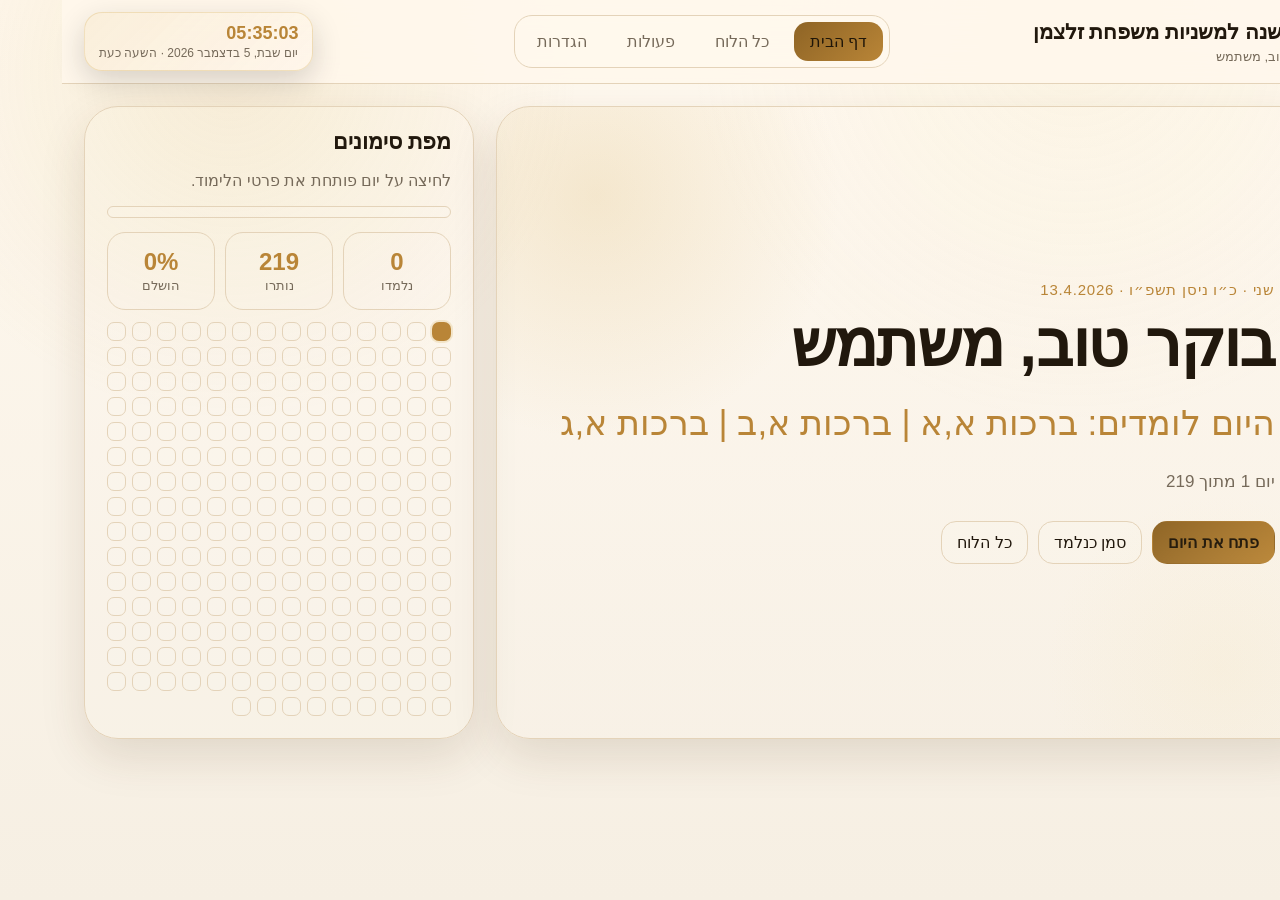
<file: index.html.html>
<!DOCTYPE html>
<html lang="he" dir="rtl">
<head>
<meta charset="UTF-8">
<meta name="viewport" content="width=device-width, initial-scale=1.0, viewport-fit=cover">
<meta name="theme-color" content="#080705">
<title>לוח שנה למשניות משפחת זלצמן</title>
<style>
:root{
  --bg:#070705;--bg2:#100d09;--panel:#17120d;--panel2:#21190f;--card:#19140e;
  --text:#f7ecd4;--muted:#bdae8d;--line:#3b2f1d;--gold:#d7b264;--gold2:#f1dda3;
  --ok:#48c987;--danger:#d87575;--shadow:0 24px 70px rgba(0,0,0,.42);--radius:24px;
}
body.light{
  --bg:#f6efe3;--bg2:#fff9ef;--panel:#fff8ec;--panel2:#ffffff;--card:#fffaf1;
  --text:#21180d;--muted:#766a5a;--line:#e4d3b9;--gold:#8e6425;--gold2:#b98537;
  --shadow:0 18px 45px rgba(74,50,16,.13);
}
*{box-sizing:border-box}
html{scroll-behavior:smooth}
body{
  margin:0;min-height:100vh;color:var(--text);
  background:
    radial-gradient(circle at 18% 8%,rgba(215,178,100,.18),transparent 26%),
    radial-gradient(circle at 84% 4%,rgba(241,221,163,.14),transparent 28%),
    linear-gradient(180deg,var(--bg2),var(--bg));
  font-family:Arial,"Noto Sans Hebrew",sans-serif;
}
button,input,select{font:inherit}
button{cursor:pointer}
.hide{display:none!important}
.muted{color:var(--muted)}
.intro{
  position:fixed;inset:0;z-index:9999;display:grid;place-items:center;
  background:radial-gradient(circle at 50% 22%,rgba(215,178,100,.34),transparent 30%),#060503;
  animation:introOut .65s ease 2.4s forwards;
}
.intro-card{text-align:center;padding:38px;animation:introIn 1s cubic-bezier(.2,.8,.2,1)}
.intro-mark{width:86px;height:86px;border-radius:28px;border:1px solid rgba(241,221,163,.42);display:grid;place-items:center;margin:0 auto 18px;color:var(--gold2);font-size:37px;box-shadow:0 0 55px rgba(215,178,100,.23)}
.intro h1{font-size:clamp(28px,5vw,54px);margin:0 0 10px;letter-spacing:-.7px}
.intro p{margin:0;color:#e8d7b1;font-size:18px}
@keyframes introIn{from{opacity:0;transform:translateY(18px) scale(.97)}to{opacity:1;transform:none}}
@keyframes introOut{to{opacity:0;visibility:hidden}}

.site-header{
  position:sticky;top:0;z-index:90;border-bottom:1px solid var(--line);
  background:rgba(10,8,5,.86);backdrop-filter:blur(18px);
}
body.light .site-header{background:rgba(255,248,236,.88)}
.header-inner{
  max-width:1280px;margin:auto;padding:12px 22px;display:grid;grid-template-columns:1fr auto 1fr;gap:18px;align-items:center;
}
.brand h1{margin:0;font-size:21px;line-height:1.25}
.brand small{display:block;color:var(--muted);margin-top:4px}
.tabs{justify-self:center;display:flex;gap:8px;background:rgba(255,255,255,.04);border:1px solid var(--line);border-radius:18px;padding:6px}
.tab{
  border:0;background:transparent;color:var(--muted);padding:10px 16px;border-radius:14px;
  transition:.18s ease;white-space:nowrap;
}
.tab.active,.tab:hover{background:linear-gradient(135deg,var(--gold),var(--gold2));color:#1f1609}
.date-time{
  justify-self:left;direction:rtl;text-align:right;color:var(--text);
  border:1px solid rgba(215,178,100,.33);border-radius:18px;padding:10px 14px;
  background:linear-gradient(135deg,rgba(215,178,100,.12),rgba(255,255,255,.035));
  box-shadow:0 10px 30px rgba(0,0,0,.16);white-space:nowrap;
}
.date-time b{color:var(--gold2);font-size:18px}
.date-time small{display:block;color:var(--muted);font-size:12px;margin-top:2px}
.app{max-width:1280px;margin:auto;padding:22px}
.page{display:none}
.page.active{display:block;animation:fade .25s ease}
@keyframes fade{from{opacity:0;transform:translateY(8px)}to{opacity:1;transform:none}}

.home-hero{
  min-height:520px;display:grid;grid-template-columns:1fr 390px;gap:22px;align-items:stretch;
}
.home-main{
  position:relative;overflow:hidden;border:1px solid var(--line);border-radius:34px;padding:44px;
  background:
    radial-gradient(circle at 12% 14%,rgba(215,178,100,.23),transparent 27%),
    linear-gradient(145deg,rgba(255,255,255,.05),rgba(255,255,255,.018));
  box-shadow:var(--shadow);
  display:flex;flex-direction:column;justify-content:center;
}
.home-main:before{
  content:"";position:absolute;inset:auto -80px -110px auto;width:360px;height:360px;border-radius:50%;
  background:radial-gradient(circle,rgba(241,221,163,.13),transparent 68%);
}
.home-kicker{color:var(--gold2);letter-spacing:.8px;font-size:15px;margin-bottom:12px}
.home-main h2{font-size:clamp(36px,5vw,66px);line-height:1.05;margin:0 0 18px;letter-spacing:-1.2px}
.home-learning{font-size:clamp(23px,3vw,35px);line-height:1.55;color:var(--gold2);margin:0 0 18px;max-width:850px}
.home-meta{font-size:17px;color:var(--muted);line-height:1.7;margin-bottom:8px}
.home-side{
  border:1px solid var(--line);border-radius:34px;padding:22px;background:rgba(255,255,255,.035);box-shadow:var(--shadow);
}
.home-side h3{margin:0 0 6px;font-size:22px}
.panel,.card,.month{
  background:rgba(255,255,255,.035);border:1px solid var(--line);border-radius:var(--radius);box-shadow:var(--shadow);
}
.panel{padding:22px}
.panel h3{margin:0 0 14px;font-size:22px}
.meta{display:flex;flex-wrap:wrap;gap:8px;margin:10px 0 0}
.pill{border:1px solid var(--line);border-radius:999px;padding:7px 12px;color:var(--muted);background:rgba(255,255,255,.035)}
.btn{
  border:1px solid var(--line);background:rgba(255,255,255,.045);color:var(--text);border-radius:15px;
  padding:11px 15px;transition:.17s ease;text-decoration:none;display:inline-flex;align-items:center;justify-content:center;gap:7px;
}
.btn:hover{transform:translateY(-1px);border-color:rgba(215,178,100,.55)}
.btn.primary{background:linear-gradient(135deg,var(--gold),var(--gold2));color:#1f1609;border-color:transparent;font-weight:700}
.btn.danger{border-color:rgba(216,117,117,.45);color:#ffd0d0}
.actions-row{display:flex;flex-wrap:wrap;gap:10px;margin-top:16px}
.stats{display:grid;grid-template-columns:repeat(3,1fr);gap:10px}
.stat{padding:15px;border:1px solid var(--line);border-radius:18px;background:rgba(255,255,255,.035);text-align:center}
.stat b{display:block;font-size:24px;color:var(--gold2)}
.stat span{color:var(--muted);font-size:13px}
.progress{height:12px;background:rgba(255,255,255,.08);border:1px solid var(--line);border-radius:999px;overflow:hidden;margin:14px 0}
.progress span{display:block;height:100%;width:0;background:linear-gradient(90deg,var(--gold),var(--gold2));transition:.25s}
.toolbar{display:grid;grid-template-columns:1fr auto;gap:12px;margin:18px 0}
.search,input,select{
  border:1px solid var(--line);background:rgba(255,255,255,.045);color:var(--text);border-radius:15px;padding:12px 14px;outline:0;
}
select option{color:#111}
.month{padding:18px;margin-bottom:18px}
.month-head{display:flex;align-items:center;justify-content:space-between;gap:12px;margin-bottom:14px}
.month-head h3{margin:0;font-size:22px;color:var(--gold2)}
.cards{display:grid;grid-template-columns:repeat(3,minmax(0,1fr));gap:12px}
.card{padding:17px;box-shadow:none}
.card.today{border-color:rgba(215,178,100,.9);box-shadow:0 0 0 1px rgba(215,178,100,.3),0 14px 38px rgba(0,0,0,.18)}
.card.done{background:rgba(72,201,135,.09);border-color:rgba(72,201,135,.42)}
.card h4{margin:0 0 8px;font-size:17px}
.card p{margin:0;color:var(--muted);line-height:1.55}
.card .mini{font-size:13px;color:var(--muted);margin-top:8px}
.card-buttons{display:flex;gap:8px;margin-top:12px;flex-wrap:wrap}
.small{font-size:13px;padding:8px 10px;border-radius:12px}

.year-map{display:grid;grid-template-columns:repeat(14,1fr);gap:6px;margin-top:12px}
.dot{
  aspect-ratio:1;border-radius:7px;background:rgba(255,255,255,.09);border:1px solid var(--line);
  transition:.15s ease;position:relative;
}
.dot:hover{transform:scale(1.18);border-color:var(--gold2)}
.dot.done{background:var(--ok);border-color:transparent}
.dot.today{background:var(--gold2);border-color:transparent;box-shadow:0 0 0 2px rgba(215,178,100,.25)}
.dot:after{
  content:attr(data-tip);position:absolute;left:50%;bottom:120%;transform:translateX(-50%);
  background:#111;color:#fff;border:1px solid #574529;border-radius:12px;padding:9px 11px;font-size:12px;
  white-space:pre-line;line-height:1.55;min-width:210px;max-width:280px;text-align:right;
  opacity:0;pointer-events:none;transition:.12s;z-index:4;
}
.dot:hover:after{opacity:1}

.form-grid{display:grid;grid-template-columns:repeat(2,minmax(0,1fr));gap:14px}
.form-row{display:grid;gap:6px}
.form-row label{color:var(--muted)}
.toast{
  position:fixed;bottom:22px;left:22px;z-index:99999;background:linear-gradient(135deg,var(--gold),var(--gold2));
  color:#1d1408;border-radius:16px;padding:13px 18px;box-shadow:0 16px 40px rgba(0,0,0,.28);font-weight:700;opacity:0;transform:translateY(12px);pointer-events:none;transition:.25s ease;
}
.toast.show{opacity:1;transform:none}
.modal{position:fixed;inset:0;background:rgba(0,0,0,.62);z-index:1000;display:none;place-items:center;padding:18px}
.modal.open{display:grid}
.modal-box{width:min(780px,100%);max-height:86vh;overflow:auto;background:var(--panel);border:1px solid var(--line);border-radius:26px;box-shadow:var(--shadow);padding:22px}
.modal-head{display:flex;justify-content:space-between;gap:12px;align-items:center;margin-bottom:14px}
.modal-head h2{margin:0}
.close{border:1px solid var(--line);background:transparent;color:var(--text);border-radius:14px;width:42px;height:42px;font-size:24px}
@media(max-width:1050px){
  .header-inner{grid-template-columns:1fr;gap:10px}
  .date-time{justify-self:stretch;text-align:center}
  .tabs{justify-self:stretch;overflow:auto;justify-content:flex-start}
  .home-hero{grid-template-columns:1fr}
  .cards{grid-template-columns:repeat(2,minmax(0,1fr))}
}
@media(max-width:680px){
  .header-inner{padding:10px 12px}
  .brand h1{font-size:16px;text-align:center}
  .brand small{text-align:center}
  .tab{padding:9px 12px;font-size:13px}
  .app{padding:12px}
  .home-main{padding:24px;border-radius:26px;min-height:390px}
  .home-side{border-radius:24px}
  .home-main h2{font-size:29px}
  .home-learning{font-size:21px}
  .panel{padding:16px}
  .cards,.stats,.form-grid,.toolbar{grid-template-columns:1fr}
  .year-map{grid-template-columns:repeat(10,1fr)}
  .btn,input,select{width:100%;min-height:44px}
  .actions-row,.card-buttons{display:grid;grid-template-columns:1fr;gap:8px}
  .toast{left:12px;right:12px;bottom:12px;text-align:center}
}
</style>
</head>
<body>
<div class="intro">
  <div class="intro-card">
    <div class="intro-mark">✦</div>
    <h1>לוח שנה למשניות משפחת זלצמן</h1>
    <p id="introGreeting">ברוכים הבאים</p>
  </div>
</div>

<header class="site-header">
  <div class="header-inner">
    <div class="brand">
      <h1>לוח שנה למשניות משפחת זלצמן</h1>
      <small id="topGreeting">ברוכים הבאים</small>
    </div>
    <nav class="tabs" aria-label="ניווט">
      <button class="tab active" data-page="homePage">דף הבית</button>
      <button class="tab" data-page="calendarPage">כל הלוח</button>
      <button class="tab" data-page="actionsPage">פעולות</button>
      <button class="tab" data-page="settingsPage">הגדרות</button>
    </nav>
    <div class="date-time" id="dateTime">--</div>
  </div>
</header>

<div class="app">
  <section class="page active" id="homePage">
    <div class="home-hero">
      <div class="home-main">
        <div class="home-kicker" id="homeKicker">דף הבית</div>
        <h2 id="homeTitle">היום</h2>
        <p class="home-learning" id="homeLearning">היום לומדים:</p>
        <div class="home-meta" id="homeMeta"></div>
        <div class="actions-row">
          <button class="btn primary" onclick="openToday()">פתח את היום</button>
          <button class="btn" onclick="markToday()">סמן כנלמד</button>
          <button class="btn" onclick="showPage('calendarPage')">כל הלוח</button>
        </div>
      </div>
      <aside class="home-side">
        <h3>מפת סימונים</h3>
        <p class="muted">לחיצה על יום פותחת את פרטי הלימוד.</p>
        <div class="progress"><span id="progressFill"></span></div>
        <div class="stats">
          <div class="stat"><b id="doneCount">0</b><span>נלמדו</span></div>
          <div class="stat"><b id="leftCount">0</b><span>נותרו</span></div>
          <div class="stat"><b id="percentCount">0%</b><span>הושלם</span></div>
        </div>
        <div class="year-map" id="yearMap"></div>
      </aside>
    </div>
  </section>

  <section class="page" id="calendarPage">
    <div class="panel">
      <h3>כל הלוח</h3>
      <div class="toolbar">
        <input class="search" id="search" placeholder="חיפוש לפי תאריך, יום או פרקים..." oninput="renderCalendar()">
        <button class="btn" onclick="clearSearch()">נקה</button>
      </div>
      <div id="calendar"></div>
    </div>
  </section>

  <section class="page" id="actionsPage">
    <div class="panel">
      <h3>פעולות</h3>
      <p class="muted">סימון מרוכז של שבועות וחודשים שלמים.</p>
      <div class="form-grid">
        <div class="form-row">
          <label>בחר שבוע לפי פרשה / שבת</label>
          <select id="weekSelect"></select>
          <div class="actions-row">
            <button class="btn primary" onclick="markRange('week', true)">סמן שבוע כנלמד</button>
            <button class="btn danger" onclick="markRange('week', false)">בטל סימון שבוע</button>
          </div>
        </div>
        <div class="form-row">
          <label>בחר חודש עברי</label>
          <select id="monthSelect"></select>
          <div class="actions-row">
            <button class="btn primary" onclick="markRange('month', true)">סמן חודש כנלמד</button>
            <button class="btn danger" onclick="markRange('month', false)">בטל סימון חודש</button>
          </div>
        </div>
      </div>
      <div class="actions-row">
        <button class="btn" onclick="window.print()">הדפס / PDF</button>
        <button class="btn danger" onclick="clearAllDone()">איפוס כל הסימונים</button>
      </div>
    </div>
  </section>

  <section class="page" id="settingsPage">
    <div class="panel">
      <h3>הגדרות</h3>
      <div class="form-grid">
        <div class="form-row">
          <label>שם המשתמש</label>
          <input id="nameInput" placeholder="הכנס שם">
          <button class="btn primary" onclick="saveName()">שמור שם</button>
        </div>
        <div class="form-row">
          <label>מראה</label>
          <button class="btn" onclick="toggleTheme()">החלף מצב כהה / בהיר</button>
        </div>
      </div>
    </div>
  </section>
</div>

<div class="modal" id="modal" onclick="if(event.target.id==='modal') closeModal()">
  <div class="modal-box">
    <div class="modal-head">
      <h2 id="modalTitle"></h2>
      <button class="close" onclick="closeModal()">×</button>
    </div>
    <div id="modalBody"></div>
    <div class="actions-row">
      <button class="btn primary" id="modalDoneBtn">סמן כנלמד</button>
      <button class="btn" onclick="closeModal()">סגור</button>
    </div>
  </div>
</div>

<div class="toast" id="toast">הפעולה בוצעה</div>

<script>
const DATA = [{"idx":1,"iso":"2026-04-13","hdate":"כ״ו ניסן תשפ״ו","day":"שני","chapters":"ברכות א,א | ברכות א,ב | ברכות א,ג"},{"idx":2,"iso":"2026-04-14","hdate":"כ״ז ניסן תשפ״ו","day":"שלישי","chapters":"ברכות א,ד | ברכות א,ה | ברכות ב,א"},{"idx":3,"iso":"2026-04-15","hdate":"כ״ח ניסן תשפ״ו","day":"רביעי","chapters":"ברכות ב,ב | ברכות ב,ג | ברכות ב,ד"},{"idx":4,"iso":"2026-04-16","hdate":"כ״ט ניסן תשפ״ו","day":"חמישי","chapters":"ברכות ב,ה | ברכות ב,ו | ברכות ב,ז"},{"idx":5,"iso":"2026-04-17","hdate":"ל׳ ניסן תשפ״ו","day":"שישי","chapters":"ברכות ב,ח | ברכות ג,א | ברכות ג,ב"},{"idx":6,"iso":"2026-04-18","hdate":"א׳ אייר תשפ״ו","day":"שבת – תזריע־מצורע / ראש חודש אייר","chapters":"ברכות ג,ג | ברכות ג,ד | ברכות ג,ה"},{"idx":7,"iso":"2026-04-19","hdate":"ב׳ אייר תשפ״ו","day":"ראשון","chapters":"ברכות ג,ו | ברכות ד,א | ברכות ד,ב"},{"idx":8,"iso":"2026-04-20","hdate":"ג׳ אייר תשפ״ו","day":"שני","chapters":"ברכות ד,ג | ברכות ד,ד | ברכות ד,ה"},{"idx":9,"iso":"2026-04-21","hdate":"ד׳ אייר תשפ״ו","day":"שלישי","chapters":"ברכות ד,ו | ברכות ד,ז | ברכות ה,א"},{"idx":10,"iso":"2026-04-22","hdate":"ה׳ אייר תשפ״ו","day":"רביעי","chapters":"ברכות ה,ב | ברכות ה,ג | ברכות ה,ד"},{"idx":11,"iso":"2026-04-23","hdate":"ו׳ אייר תשפ״ו","day":"חמישי","chapters":"ברכות ה,ה | ברכות ו,א | ברכות ו,ב"},{"idx":12,"iso":"2026-04-24","hdate":"ז׳ אייר תשפ״ו","day":"שישי","chapters":"ברכות ו,ג | ברכות ו,ד | ברכות ו,ה"},{"idx":13,"iso":"2026-04-25","hdate":"ח׳ אייר תשפ״ו","day":"שבת – אחרי מות־קדושים","chapters":"ברכות ו,ו | ברכות ו,ז | ברכות ו,ח"},{"idx":14,"iso":"2026-04-26","hdate":"ט׳ אייר תשפ״ו","day":"ראשון","chapters":"ברכות ז,א | ברכות ז,ב | ברכות ז,ג"},{"idx":15,"iso":"2026-04-27","hdate":"י׳ אייר תשפ״ו","day":"שני","chapters":"ברכות ז,ד | ברכות ז,ה | ברכות ח,א"},{"idx":16,"iso":"2026-04-28","hdate":"י״א אייר תשפ״ו","day":"שלישי","chapters":"ברכות ח,ב | ברכות ח,ג | ברכות ח,ד"},{"idx":17,"iso":"2026-04-29","hdate":"י״ב אייר תשפ״ו","day":"רביעי","chapters":"ברכות ח,ה | ברכות ח,ו | ברכות ח,ז"},{"idx":18,"iso":"2026-04-30","hdate":"י״ג אייר תשפ״ו","day":"חמישי","chapters":"ברכות ח,ח | ברכות ט,א | ברכות ט,ב"},{"idx":19,"iso":"2026-05-01","hdate":"י״ד אייר תשפ״ו","day":"שישי","chapters":"ברכות ט,ג | ברכות ט,ד | ברכות ט,ה"},{"idx":20,"iso":"2026-05-02","hdate":"ט״ו אייר תשפ״ו","day":"שבת – אמור","chapters":"פאה א,א | פאה א,ב | פאה א,ג"},{"idx":21,"iso":"2026-05-03","hdate":"ט״ז אייר תשפ״ו","day":"ראשון","chapters":"פאה א,ד | פאה א,ה | פאה א,ו"},{"idx":22,"iso":"2026-05-04","hdate":"י״ז אייר תשפ״ו","day":"שני","chapters":"פאה ב,א | פאה ב,ב | פאה ב,ג"},{"idx":23,"iso":"2026-05-05","hdate":"י״ח אייר תשפ״ו","day":"שלישי","chapters":"פאה ב,ד | פאה ב,ה | פאה ב,ו"},{"idx":24,"iso":"2026-05-06","hdate":"י״ט אייר תשפ״ו","day":"רביעי","chapters":"פאה ב,ז | פאה ב,ח | פאה ג,א"},{"idx":25,"iso":"2026-05-07","hdate":"כ׳ אייר תשפ״ו","day":"חמישי","chapters":"פאה ג,ב | פאה ג,ג | פאה ג,ד"},{"idx":26,"iso":"2026-05-08","hdate":"כ״א אייר תשפ״ו","day":"שישי","chapters":"פאה ג,ה | פאה ג,ו | פאה ג,ז"},{"idx":27,"iso":"2026-05-09","hdate":"כ״ב אייר תשפ״ו","day":"שבת – בהר־בחוקותי","chapters":"פאה ג,ח | פאה ד,א | פאה ד,ב"},{"idx":28,"iso":"2026-05-10","hdate":"כ״ג אייר תשפ״ו","day":"ראשון","chapters":"פאה ד,ג | פאה ד,ד | פאה ד,ה"},{"idx":29,"iso":"2026-05-11","hdate":"כ״ד אייר תשפ״ו","day":"שני","chapters":"פאה ד,ו | פאה ד,ז | פאה ד,ח"},{"idx":30,"iso":"2026-05-12","hdate":"כ״ה אייר תשפ״ו","day":"שלישי","chapters":"פאה ד,ט | פאה ד,י | פאה ד,יא"},{"idx":31,"iso":"2026-05-13","hdate":"כ״ו אייר תשפ״ו","day":"רביעי","chapters":"פאה ה,א | פאה ה,ב | פאה ה,ג"},{"idx":32,"iso":"2026-05-14","hdate":"כ״ז אייר תשפ״ו","day":"חמישי","chapters":"פאה ה,ד | פאה ה,ה | פאה ה,ו"},{"idx":33,"iso":"2026-05-15","hdate":"כ״ח אייר תשפ״ו","day":"שישי ","chapters":"פאה ה,ז | פאה ה,ח | פאה ו,א"},{"idx":34,"iso":"2026-05-16","hdate":"כ״ט אייר תשפ״ו","day":"שבת – במדבר","chapters":"פאה ו,ב | פאה ו,ג | פאה ו,ד"},{"idx":35,"iso":"2026-05-17","hdate":"א׳ סיוון תשפ״ו","day":"ראשון","chapters":"פאה ו,ה | פאה ו,ו | פאה ו,ז"},{"idx":36,"iso":"2026-05-18","hdate":"ב׳ סיוון תשפ״ו","day":"שני","chapters":"פאה ו,ח | פאה ו,ט | פאה ו,י"},{"idx":37,"iso":"2026-05-19","hdate":"ג׳ סיוון תשפ״ו","day":"שלישי","chapters":"פאה ו,יא | פאה ז,א | פאה ז,ב"},{"idx":38,"iso":"2026-05-20","hdate":"ד׳ סיוון תשפ״ו","day":"רביעי","chapters":"פאה ז,ג | פאה ז,ד | פאה ז,ה"},{"idx":39,"iso":"2026-05-21","hdate":"ה׳ סיוון תשפ״ו","day":"חמישי","chapters":"פאה ז,ו | פאה ז,ז | פאה ז,ח"},{"idx":40,"iso":"2026-05-22","hdate":"ו׳ סיוון תשפ״ו","day":"שישי – חג השבועות","chapters":"פאה ח,א | פאה ח,ב | פאה ח,ג"},{"idx":41,"iso":"2026-05-23","hdate":"ז׳ סיוון תשפ״ו","day":"שבת – נשא","chapters":"פאה ח,ד | פאה ח,ה | פאה ח,ו"},{"idx":42,"iso":"2026-05-24","hdate":"ח׳ סיוון תשפ״ו","day":"ראשון","chapters":"פאה ח,ז | פאה ח,ח | פאה ח,ט"},{"idx":43,"iso":"2026-05-25","hdate":"ט׳ סיוון תשפ״ו","day":"שני","chapters":"דמאי א,א | דמאי א,ב | דמאי א,ג"},{"idx":44,"iso":"2026-05-26","hdate":"י׳ סיוון תשפ״ו","day":"שלישי","chapters":"דמאי א,ד | דמאי ב,א | דמאי ב,ב"},{"idx":45,"iso":"2026-05-27","hdate":"י״א סיוון תשפ״ו","day":"רביעי","chapters":"דמאי ב,ג | דמאי ב,ד | דמאי ב,ה"},{"idx":46,"iso":"2026-05-28","hdate":"י״ב סיוון תשפ״ו","day":"חמישי","chapters":"דמאי ג,א | דמאי ג,ב | דמאי ג,ג"},{"idx":47,"iso":"2026-05-29","hdate":"י״ג סיוון תשפ״ו","day":"שישי","chapters":"דמאי ג,ד | דמאי ג,ה | דמאי ג,ו"},{"idx":48,"iso":"2026-05-30","hdate":"י״ד סיוון תשפ״ו","day":"שבת – בהעלותך","chapters":"דמאי ד,א | דמאי ד,ב | דמאי ד,ג"},{"idx":49,"iso":"2026-05-31","hdate":"ט״ו סיוון תשפ״ו","day":"ראשון","chapters":"דמאי ד,ד | דמאי ד,ה | דמאי ד,ו"},{"idx":50,"iso":"2026-06-01","hdate":"ט״ז סיוון תשפ״ו","day":"שני","chapters":"דמאי ד,ז | דמאי ה,א | דמאי ה,ב"},{"idx":51,"iso":"2026-06-02","hdate":"י״ז סיוון תשפ״ו","day":"שלישי","chapters":"דמאי ה,ג | דמאי ה,ד | דמאי ה,ה"},{"idx":52,"iso":"2026-06-03","hdate":"י״ח סיוון תשפ״ו","day":"רביעי","chapters":"דמאי ה,ו | דמאי ה,ז | דמאי ה,ח"},{"idx":53,"iso":"2026-06-04","hdate":"י״ט סיוון תשפ״ו","day":"חמישי","chapters":"דמאי ה,ט | דמאי ה,י | דמאי ה,יא"},{"idx":54,"iso":"2026-06-05","hdate":"כ׳ סיוון תשפ״ו","day":"שישי","chapters":"דמאי ו,א | דמאי ו,ב | דמאי ו,ג"},{"idx":55,"iso":"2026-06-06","hdate":"כ״א סיוון תשפ״ו","day":"שבת – שלח לך","chapters":"דמאי ו,ד | דמאי ו,ה | דמאי ו,ו"},{"idx":56,"iso":"2026-06-07","hdate":"כ״ב סיוון תשפ״ו","day":"ראשון","chapters":"דמאי ו,ז | דמאי ו,ח | דמאי ו,ט"},{"idx":57,"iso":"2026-06-08","hdate":"כ״ג סיוון תשפ״ו","day":"שני","chapters":"דמאי ו,י | דמאי ו,יא | דמאי ו,יב"},{"idx":58,"iso":"2026-06-09","hdate":"כ״ד סיוון תשפ״ו","day":"שלישי","chapters":"דמאי ז,א | דמאי ז,ב | דמאי ז,ג"},{"idx":59,"iso":"2026-06-10","hdate":"כ״ה סיוון תשפ״ו","day":"רביעי","chapters":"דמאי ז,ד | דמאי ז,ה | דמאי ז,ו"},{"idx":60,"iso":"2026-06-11","hdate":"כ״ו סיוון תשפ״ו","day":"חמישי","chapters":"דמאי ז,ז | דמאי ז,ח | כלאים א,א"},{"idx":61,"iso":"2026-06-12","hdate":"כ״ז סיוון תשפ״ו","day":"שישי","chapters":"כלאים א,ב | כלאים א,ג | כלאים א,ד"},{"idx":62,"iso":"2026-06-13","hdate":"כ״ח סיוון תשפ״ו","day":"שבת – קרח","chapters":"כלאים א,ה | כלאים א,ו | כלאים א,ז"},{"idx":63,"iso":"2026-06-14","hdate":"כ״ט סיוון תשפ״ו","day":"ראשון","chapters":"כלאים א,ח | כלאים א,ט | כלאים ב,א"},{"idx":64,"iso":"2026-06-15","hdate":"ל׳ סיוון תשפ״ו","day":"שני","chapters":"כלאים ב,ב | כלאים ב,ג | כלאים ב,ד"},{"idx":65,"iso":"2026-06-16","hdate":"א׳ תמוז תשפ״ו","day":"שלישי","chapters":"כלאים ב,ה | כלאים ב,ו | כלאים ב,ז"},{"idx":66,"iso":"2026-06-17","hdate":"ב׳ תמוז תשפ״ו","day":"רביעי","chapters":"כלאים ב,ח | כלאים ב,ט | כלאים ב,י"},{"idx":67,"iso":"2026-06-18","hdate":"ג׳ תמוז תשפ״ו","day":"חמישי","chapters":"כלאים ב,יא | כלאים ג,א | כלאים ג,ב"},{"idx":68,"iso":"2026-06-19","hdate":"ד׳ תמוז תשפ״ו","day":"שישי","chapters":"כלאים ג,ג | כלאים ג,ד | כלאים ג,ה"},{"idx":69,"iso":"2026-06-20","hdate":"ה׳ תמוז תשפ״ו","day":"שבת – חקת","chapters":"כלאים ג,ו | כלאים ג,ז | כלאים ד,א"},{"idx":70,"iso":"2026-06-21","hdate":"ו׳ תמוז תשפ״ו","day":"ראשון","chapters":"כלאים ד,ב | כלאים ד,ג | כלאים ד,ד"},{"idx":71,"iso":"2026-06-22","hdate":"ז׳ תמוז תשפ״ו","day":"שני","chapters":"כלאים ד,ה | כלאים ד,ו | כלאים ד,ז"},{"idx":72,"iso":"2026-06-23","hdate":"ח׳ תמוז תשפ״ו","day":"שלישי","chapters":"כלאים ד,ח | כלאים ד,ט | כלאים ה,א"},{"idx":73,"iso":"2026-06-24","hdate":"ט׳ תמוז תשפ״ו","day":"רביעי","chapters":"כלאים ה,ב | כלאים ה,ג | כלאים ה,ד"},{"idx":74,"iso":"2026-06-25","hdate":"י׳ תמוז תשפ״ו","day":"חמישי","chapters":"כלאים ה,ה | כלאים ה,ו | כלאים ה,ז"},{"idx":75,"iso":"2026-06-26","hdate":"י״א תמוז תשפ״ו","day":"שישי","chapters":"כלאים ה,ח | כלאים ו,א | כלאים ו,ב"},{"idx":76,"iso":"2026-06-27","hdate":"י״ב תמוז תשפ״ו","day":"שבת – בלק","chapters":"כלאים ו,ג | כלאים ו,ד | כלאים ו,ה"},{"idx":77,"iso":"2026-06-28","hdate":"י״ג תמוז תשפ״ו","day":"ראשון","chapters":"כלאים ו,ו | כלאים ו,ז | כלאים ו,ח"},{"idx":78,"iso":"2026-06-29","hdate":"י״ד תמוז תשפ״ו","day":"שני","chapters":"כלאים ו,ט | כלאים ז,א | כלאים ז,ב"},{"idx":79,"iso":"2026-06-30","hdate":"ט״ו תמוז תשפ״ו","day":"שלישי","chapters":"כלאים ז,ג | כלאים ז,ד | כלאים ז,ה"},{"idx":80,"iso":"2026-07-01","hdate":"ט״ז תמוז תשפ״ו","day":"רביעי","chapters":"כלאים ז,ו | כלאים ז,ז | כלאים ז,ח"},{"idx":81,"iso":"2026-07-02","hdate":"י״ז תמוז תשפ״ו","day":"חמישי","chapters":"כלאים ח,א | כלאים ח,ב | כלאים ח,ג"},{"idx":82,"iso":"2026-07-03","hdate":"י״ח תמוז תשפ״ו","day":"שישי","chapters":"כלאים ח,ד | כלאים ח,ה | כלאים ח,ו"},{"idx":83,"iso":"2026-07-04","hdate":"י״ט תמוז תשפ״ו","day":"שבת – פינחס","chapters":"כלאים ט,א | כלאים ט,ב | כלאים ט,ג"},{"idx":84,"iso":"2026-07-05","hdate":"כ׳ תמוז תשפ״ו","day":"ראשון","chapters":"כלאים ט,ד | כלאים ט,ה | כלאים ט,ו"},{"idx":85,"iso":"2026-07-06","hdate":"כ״א תמוז תשפ״ו","day":"שני","chapters":"כלאים ט,ז | כלאים ט,ח | כלאים ט,ט"},{"idx":86,"iso":"2026-07-07","hdate":"כ״ב תמוז תשפ״ו","day":"שלישי","chapters":"כלאים ט,י | שביעית א,א | שביעית א,ב"},{"idx":87,"iso":"2026-07-08","hdate":"כ״ג תמוז תשפ״ו","day":"רביעי","chapters":"שביעית א,ג | שביעית א,ד | שביעית א,ה"},{"idx":88,"iso":"2026-07-09","hdate":"כ״ד תמוז תשפ״ו","day":"חמישי","chapters":"שביעית א,ו | שביעית א,ז | שביעית א,ח"},{"idx":89,"iso":"2026-07-10","hdate":"כ״ה תמוז תשפ״ו","day":"שישי","chapters":"שביעית ב,א | שביעית ב,ב | שביעית ב,ג"},{"idx":90,"iso":"2026-07-11","hdate":"כ״ו תמוז תשפ״ו","day":"שבת – מטות־מסעי","chapters":"שביעית ב,ד | שביעית ב,ה | שביעית ב,ו"},{"idx":91,"iso":"2026-07-12","hdate":"כ״ז תמוז תשפ״ו","day":"ראשון","chapters":"שביעית ב,ז | שביעית ב,ח | שביעית ב,ט"},{"idx":92,"iso":"2026-07-13","hdate":"כ״ח תמוז תשפ״ו","day":"שני","chapters":"שביעית ב,י | שביעית ג,א | שביעית ג,ב"},{"idx":93,"iso":"2026-07-14","hdate":"כ״ט תמוז תשפ״ו","day":"שלישי","chapters":"שביעית ג,ג | שביעית ג,ד | שביעית ג,ה"},{"idx":94,"iso":"2026-07-15","hdate":"א׳ אב תשפ״ו","day":"רביעי","chapters":"שביעית ג,ו | שביעית ג,ז | שביעית ג,ח"},{"idx":95,"iso":"2026-07-16","hdate":"ב׳ אב תשפ״ו","day":"חמישי","chapters":"שביעית ג,ט | שביעית ג,י | שביעית ד,א"},{"idx":96,"iso":"2026-07-17","hdate":"ג׳ אב תשפ״ו","day":"שישי","chapters":"שביעית ד,ב | שביעית ד,ג | שביעית ד,ד"},{"idx":97,"iso":"2026-07-18","hdate":"ד׳ אב תשפ״ו","day":"שבת – דברים (שבת חזון)","chapters":"שביעית ד,ה | שביעית ד,ו | שביעית ד,ז"},{"idx":98,"iso":"2026-07-19","hdate":"ה׳ אב תשפ״ו","day":"ראשון","chapters":"שביעית ד,ח | שביעית ד,ט | שביעית ד,י"},{"idx":99,"iso":"2026-07-20","hdate":"ו׳ אב תשפ״ו","day":"שני","chapters":"שביעית ה,א | שביעית ה,ב | שביעית ה,ג"},{"idx":100,"iso":"2026-07-21","hdate":"ז׳ אב תשפ״ו","day":"שלישי","chapters":"שביעית ה,ד | שביעית ה,ה | שביעית ה,ו"},{"idx":101,"iso":"2026-07-22","hdate":"ח׳ אב תשפ״ו","day":"רביעי","chapters":"שביעית ה,ז | שביעית ה,ח | שביעית ה,ט"},{"idx":102,"iso":"2026-07-23","hdate":"ט׳ אב תשפ״ו","day":"חמישי – תשעה באב","chapters":"שביעית ו,א | שביעית ו,ב | שביעית ו,ג"},{"idx":103,"iso":"2026-07-24","hdate":"י׳ אב תשפ״ו","day":"שישי","chapters":"שביעית ו,ד | שביעית ו,ה | שביעית ו,ו"},{"idx":104,"iso":"2026-07-25","hdate":"י״א אב תשפ״ו","day":"שבת – ואתחנן (שבת נחמו)","chapters":"שביעית ז,א | שביעית ז,ב | שביעית ז,ג"},{"idx":105,"iso":"2026-07-26","hdate":"י״ב אב תשפ״ו","day":"ראשון","chapters":"שביעית ז,ד | שביעית ז,ה | שביעית ז,ו"},{"idx":106,"iso":"2026-07-27","hdate":"י״ג אב תשפ״ו","day":"שני","chapters":"שביעית ז,ז | שביעית ח,א | שביעית ח,ב"},{"idx":107,"iso":"2026-07-28","hdate":"י״ד אב תשפ״ו","day":"שלישי","chapters":"שביעית ח,ג | שביעית ח,ד | שביעית ח,ה"},{"idx":108,"iso":"2026-07-29","hdate":"ט״ו אב תשפ״ו","day":"רביעי","chapters":"שביעית ח,ו | שביעית ח,ז | שביעית ח,ח"},{"idx":109,"iso":"2026-07-30","hdate":"ט״ז אב תשפ״ו","day":"חמישי","chapters":"שביעית ח,ט | שביעית ח,י | שביעית ח,יא"},{"idx":110,"iso":"2026-07-31","hdate":"י״ז אב תשפ״ו","day":"שישי","chapters":"שביעית ט,א | שביעית ט,ב | שביעית ט,ג"},{"idx":111,"iso":"2026-08-01","hdate":"י״ח אב תשפ״ו","day":"שבת – עקב","chapters":"שביעית ט,ד | שביעית ט,ה | שביעית ט,ו"},{"idx":112,"iso":"2026-08-02","hdate":"י״ט אב תשפ״ו","day":"ראשון","chapters":"שביעית ט,ז | שביעית ט,ח | שביעית ט,ט"},{"idx":113,"iso":"2026-08-03","hdate":"כ׳ אב תשפ״ו","day":"שני","chapters":"שביעית י,א | שביעית י,ב | שביעית י,ג"},{"idx":114,"iso":"2026-08-04","hdate":"כ״א אב תשפ״ו","day":"שלישי","chapters":"שביעית י,ד | שביעית י,ה | שביעית י,ו"},{"idx":115,"iso":"2026-08-05","hdate":"כ״ב אב תשפ״ו","day":"רביעי","chapters":"שביעית י,ז | שביעית י,ח | שביעית י,ט"},{"idx":116,"iso":"2026-08-06","hdate":"כ״ג אב תשפ״ו","day":"חמישי","chapters":"תרומות א,א | תרומות א,ב | תרומות א,ג"},{"idx":117,"iso":"2026-08-07","hdate":"כ״ד אב תשפ״ו","day":"שישי","chapters":"תרומות א,ד | תרומות א,ה | תרומות א,ו"},{"idx":118,"iso":"2026-08-08","hdate":"כ״ה אב תשפ״ו","day":"שבת – ראה","chapters":"תרומות א,ז | תרומות א,ח | תרומות א,ט"},{"idx":119,"iso":"2026-08-09","hdate":"כ״ו אב תשפ״ו","day":"ראשון","chapters":"תרומות א,י | תרומות ב,א | תרומות ב,ב"},{"idx":120,"iso":"2026-08-10","hdate":"כ״ז אב תשפ״ו","day":"שני","chapters":"תרומות ב,ג | תרומות ב,ד | תרומות ב,ה"},{"idx":121,"iso":"2026-08-11","hdate":"כ״ח אב תשפ״ו","day":"שלישי","chapters":"תרומות ב,ו | תרומות ג,א | תרומות ג,ב"},{"idx":122,"iso":"2026-08-12","hdate":"כ״ט אב תשפ״ו","day":"רביעי","chapters":"תרומות ג,ג | תרומות ג,ד | תרומות ג,ה"},{"idx":123,"iso":"2026-08-13","hdate":"ל׳ אב תשפ״ו","day":"חמישי","chapters":"תרומות ג,ו | תרומות ג,ז | תרומות ג,ח"},{"idx":124,"iso":"2026-08-14","hdate":"א׳ אלול תשפ״ו","day":"שישי","chapters":"תרומות ג,ט | תרומות ד,א | תרומות ד,ב"},{"idx":125,"iso":"2026-08-15","hdate":"ב׳ אלול תשפ״ו","day":"שבת – שופטים","chapters":"תרומות ד,ג | תרומות ד,ד | תרומות ד,ה"},{"idx":126,"iso":"2026-08-16","hdate":"ג׳ אלול תשפ״ו","day":"ראשון","chapters":"תרומות ד,ו | תרומות ד,ז | תרומות ד,ח"},{"idx":127,"iso":"2026-08-17","hdate":"ד׳ אלול תשפ״ו","day":"שני","chapters":"תרומות ד,ט | תרומות ד,י | תרומות ד,יא"},{"idx":128,"iso":"2026-08-18","hdate":"ה׳ אלול תשפ״ו","day":"שלישי","chapters":"תרומות ד,יב | תרומות ד,יג | תרומות ה,א"},{"idx":129,"iso":"2026-08-19","hdate":"ו׳ אלול תשפ״ו","day":"רביעי","chapters":"תרומות ה,ב | תרומות ה,ג | תרומות ה,ד"},{"idx":130,"iso":"2026-08-20","hdate":"ז׳ אלול תשפ״ו","day":"חמישי","chapters":"תרומות ה,ה | תרומות ה,ו | תרומות ה,ז"},{"idx":131,"iso":"2026-08-21","hdate":"ח׳ אלול תשפ״ו","day":"שישי","chapters":"תרומות ה,ח | תרומות ה,ט | תרומות ו,א"},{"idx":132,"iso":"2026-08-22","hdate":"ט׳ אלול תשפ״ו","day":"שבת – כי תצא","chapters":"תרומות ו,ב | תרומות ו,ג | תרומות ו,ד"},{"idx":133,"iso":"2026-08-23","hdate":"י׳ אלול תשפ״ו","day":"ראשון","chapters":"תרומות ו,ה | תרומות ו,ו | תרומות ז,א"},{"idx":134,"iso":"2026-08-24","hdate":"י״א אלול תשפ״ו","day":"שני","chapters":"תרומות ז,ב | תרומות ז,ג | תרומות ז,ד"},{"idx":135,"iso":"2026-08-25","hdate":"י״ב אלול תשפ״ו","day":"שלישי","chapters":"תרומות ז,ה | תרומות ז,ו | תרומות ז,ז"},{"idx":136,"iso":"2026-08-26","hdate":"י״ג אלול תשפ״ו","day":"רביעי","chapters":"תרומות ח,א | תרומות ח,ב | תרומות ח,ג"},{"idx":137,"iso":"2026-08-27","hdate":"י״ד אלול תשפ״ו","day":"חמישי","chapters":"תרומות ח,ד | תרומות ח,ה | תרומות ח,ו"},{"idx":138,"iso":"2026-08-28","hdate":"ט״ו אלול תשפ״ו","day":"שישי","chapters":"תרומות ח,ז | תרומות ח,ח | תרומות ח,ט"},{"idx":139,"iso":"2026-08-29","hdate":"ט״ז אלול תשפ״ו","day":"שבת – כי תבוא","chapters":"תרומות ח,י | תרומות ח,יא | תרומות ח,יב"},{"idx":140,"iso":"2026-08-30","hdate":"י״ז אלול תשפ״ו","day":"ראשון","chapters":"תרומות ט,א | תרומות ט,ב | תרומות ט,ג"},{"idx":141,"iso":"2026-08-31","hdate":"י״ח אלול תשפ״ו","day":"שני","chapters":"תרומות ט,ד | תרומות ט,ה | תרומות ט,ו"},{"idx":142,"iso":"2026-09-01","hdate":"י״ט אלול תשפ״ו","day":"שלישי","chapters":"תרומות ט,ז | תרומות י,א | תרומות י,ב"},{"idx":143,"iso":"2026-09-02","hdate":"כ׳ אלול תשפ״ו","day":"רביעי","chapters":"תרומות י,ג | תרומות י,ד | תרומות י,ה"},{"idx":144,"iso":"2026-09-03","hdate":"כ״א אלול תשפ״ו","day":"חמישי","chapters":"תרומות י,ו | תרומות י,ז | תרומות י,ח"},{"idx":145,"iso":"2026-09-04","hdate":"כ״ב אלול תשפ״ו","day":"שישי","chapters":"תרומות י,ט | תרומות י,י | תרומות י,יא"},{"idx":146,"iso":"2026-09-05","hdate":"כ״ג אלול תשפ״ו","day":"שבת – נצבים־וילך","chapters":"תרומות י,יב | תרומות יא,א | תרומות יא,ב"},{"idx":147,"iso":"2026-09-06","hdate":"כ״ד אלול תשפ״ו","day":"ראשון","chapters":"תרומות יא,ג | תרומות יא,ד | תרומות יא,ה"},{"idx":148,"iso":"2026-09-07","hdate":"כ״ה אלול תשפ״ו","day":"שני","chapters":"תרומות יא,ו | תרומות יא,ז | תרומות יא,ח"},{"idx":149,"iso":"2026-09-08","hdate":"כ״ו אלול תשפ״ו","day":"שלישי","chapters":"תרומות יא,ט | תרומות יא,י | מעשרות א,א"},{"idx":150,"iso":"2026-09-09","hdate":"כ״ז אלול תשפ״ו","day":"רביעי","chapters":"מעשרות א,ב | מעשרות א,ג | מעשרות א,ד"},{"idx":151,"iso":"2026-09-10","hdate":"כ״ח אלול תשפ״ו","day":"חמישי","chapters":"מעשרות א,ה | מעשרות א,ו | מעשרות א,ז"},{"idx":152,"iso":"2026-09-11","hdate":"כ״ט אלול תשפ״ו","day":"שישי","chapters":"מעשרות א,ח | מעשרות ב,א | מעשרות ב,ב"},{"idx":153,"iso":"2026-09-12","hdate":"א׳ תשרי תשפ״ז","day":"שבת – ראש השנה","chapters":"מעשרות ב,ג | מעשרות ב,ד | מעשרות ב,ה"},{"idx":154,"iso":"2026-09-13","hdate":"ב׳ תשרי תשפ״ז","day":"ראשון – ראש השנה","chapters":"מעשרות ב,ו | מעשרות ב,ז | מעשרות ב,ח"},{"idx":155,"iso":"2026-09-14","hdate":"ג׳ תשרי תשפ״ז","day":"שני – צום גדליה","chapters":"מעשרות ג,א | מעשרות ג,ב | מעשרות ג,ג"},{"idx":156,"iso":"2026-09-15","hdate":"ד׳ תשרי תשפ״ז","day":"שלישי","chapters":"מעשרות ג,ד | מעשרות ג,ה | מעשרות ג,ו"},{"idx":157,"iso":"2026-09-16","hdate":"ה׳ תשרי תשפ״ז","day":"רביעי","chapters":"מעשרות ג,ז | מעשרות ג,ח | מעשרות ג,ט"},{"idx":158,"iso":"2026-09-17","hdate":"ו׳ תשרי תשפ״ז","day":"חמישי","chapters":"מעשרות ג,י | מעשרות ד,א | מעשרות ד,ב"},{"idx":159,"iso":"2026-09-18","hdate":"ז׳ תשרי תשפ״ז","day":"שישי","chapters":"מעשרות ד,ג | מעשרות ד,ד | מעשרות ד,ה"},{"idx":160,"iso":"2026-09-19","hdate":"ח׳ תשרי תשפ״ז","day":"שבת – האזינו / שבת שובה","chapters":"מעשרות ד,ו | מעשרות ה,א | מעשרות ה,ב"},{"idx":161,"iso":"2026-09-20","hdate":"ט׳ תשרי תשפ״ז","day":"ראשון – ערב יום כיפור","chapters":"מעשרות ה,ג | מעשרות ה,ד | מעשרות ה,ה"},{"idx":162,"iso":"2026-09-21","hdate":"י׳ תשרי תשפ״ז","day":"שני – יום כיפור","chapters":"מעשרות ה,ו | מעשרות ה,ז | מעשרות ה,ח"},{"idx":163,"iso":"2026-09-22","hdate":"י״א תשרי תשפ״ז","day":"שלישי","chapters":"מעשר שני א,א | מעשר שני א,ב | מעשר שני א,ג"},{"idx":164,"iso":"2026-09-23","hdate":"י״ב תשרי תשפ״ז","day":"רביעי","chapters":"מעשר שני א,ד | מעשר שני א,ה | מעשר שני א,ו"},{"idx":165,"iso":"2026-09-24","hdate":"י״ג תשרי תשפ״ז","day":"חמישי","chapters":"מעשר שני א,ז | מעשר שני ב,א | מעשר שני ב,ב"},{"idx":166,"iso":"2026-09-25","hdate":"י״ד תשרי תשפ״ז","day":"שישי – ערב סוכות","chapters":"מעשר שני ב,ג | מעשר שני ב,ד | מעשר שני ב,ה"},{"idx":167,"iso":"2026-09-26","hdate":"ט״ו תשרי תשפ״ז","day":"שבת – סוכות","chapters":"מעשר שני ב,ו | מעשר שני ב,ז | מעשר שני ב,ח"},{"idx":168,"iso":"2026-09-27","hdate":"ט״ז תשרי תשפ״ז","day":"ראשון – חול המועד סוכות","chapters":"מעשר שני ב,ט | מעשר שני ב,י | מעשר שני ג,א"},{"idx":169,"iso":"2026-09-28","hdate":"י״ז תשרי תשפ״ז","day":"שני – חול המועד סוכות","chapters":"מעשר שני ג,ב | מעשר שני ג,ג | מעשר שני ג,ד"},{"idx":170,"iso":"2026-09-29","hdate":"י״ח תשרי תשפ״ז","day":"שלישי – חול המועד סוכות","chapters":"מעשר שני ג,ה | מעשר שני ג,ו | מעשר שני ג,ז"},{"idx":171,"iso":"2026-09-30","hdate":"י״ט תשרי תשפ״ז","day":"רביעי – חול המועד סוכות","chapters":"מעשר שני ג,ח | מעשר שני ג,ט | מעשר שני ג,י"},{"idx":172,"iso":"2026-10-01","hdate":"כ׳ תשרי תשפ״ז","day":"חמישי – חול המועד סוכות","chapters":"מעשר שני ג,יא | מעשר שני ג,יב | מעשר שני ג,יג"},{"idx":173,"iso":"2026-10-02","hdate":"כ״א תשרי תשפ״ז","day":"שישי – הושענא רבה","chapters":"מעשר שני ד,א | מעשר שני ד,ב | מעשר שני ד,ג"},{"idx":174,"iso":"2026-10-03","hdate":"כ״ב תשרי תשפ״ז","day":"שבת – שמיני עצרת / שמחת תורה","chapters":"מעשר שני ד,ד | מעשר שני ד,ה | מעשר שני ד,ו"},{"idx":175,"iso":"2026-10-04","hdate":"כ״ג תשרי תשפ״ז","day":"ראשון","chapters":"מעשר שני ד,ז | מעשר שני ד,ח | מעשר שני ד,ט"},{"idx":176,"iso":"2026-10-05","hdate":"כ״ד תשרי תשפ״ז","day":"שני","chapters":"מעשר שני ד,י | מעשר שני ד,יא | מעשר שני ד,יב"},{"idx":177,"iso":"2026-10-06","hdate":"כ״ה תשרי תשפ״ז","day":"שלישי","chapters":"מעשר שני ה,א | מעשר שני ה,ב | מעשר שני ה,ג"},{"idx":178,"iso":"2026-10-07","hdate":"כ״ו תשרי תשפ״ז","day":"רביעי","chapters":"מעשר שני ה,ד | מעשר שני ה,ה | מעשר שני ה,ו"},{"idx":179,"iso":"2026-10-08","hdate":"כ״ז תשרי תשפ״ז","day":"חמישי","chapters":"מעשר שני ה,ז | מעשר שני ה,ח | מעשר שני ה,ט"},{"idx":180,"iso":"2026-10-09","hdate":"כ״ח תשרי תשפ״ז","day":"שישי","chapters":"מעשר שני ה,י | מעשר שני ה,יא | מעשר שני ה,יב"},{"idx":181,"iso":"2026-10-10","hdate":"כ״ט תשרי תשפ״ז","day":"שבת – בראשית","chapters":"מעשר שני ה,יג | מעשר שני ה,יד | מעשר שני ה,טו"},{"idx":182,"iso":"2026-10-11","hdate":"ל׳ תשרי תשפ״ז","day":"ראשון","chapters":"חלה א,א | חלה א,ב | חלה א,ג"},{"idx":183,"iso":"2026-10-12","hdate":"א׳ חשוון תשפ״ז","day":"שני","chapters":"חלה א,ד | חלה א,ה | חלה א,ו"},{"idx":184,"iso":"2026-10-13","hdate":"ב׳ חשוון תשפ״ז","day":"שלישי","chapters":"חלה א,ז | חלה א,ח | חלה א,ט"},{"idx":185,"iso":"2026-10-14","hdate":"ג׳ חשוון תשפ״ז","day":"רביעי","chapters":"חלה ב,א | חלה ב,ב | חלה ב,ג"},{"idx":186,"iso":"2026-10-15","hdate":"ד׳ חשוון תשפ״ז","day":"חמישי","chapters":"חלה ב,ד | חלה ב,ה | חלה ב,ו"},{"idx":187,"iso":"2026-10-16","hdate":"ה׳ חשוון תשפ״ז","day":"שישי","chapters":"חלה ב,ז | חלה ב,ח | חלה ג,א"},{"idx":188,"iso":"2026-10-17","hdate":"ו׳ חשוון תשפ״ז","day":"שבת – נח","chapters":"חלה ג,ב | חלה ג,ג | חלה ג,ד"},{"idx":189,"iso":"2026-10-18","hdate":"ז׳ חשוון תשפ״ז","day":"ראשון","chapters":"חלה ג,ה | חלה ג,ו | חלה ג,ז"},{"idx":190,"iso":"2026-10-19","hdate":"ח׳ חשוון תשפ״ז","day":"שני","chapters":"חלה ג,ח | חלה ג,ט | חלה ג,י"},{"idx":191,"iso":"2026-10-20","hdate":"ט׳ חשוון תשפ״ז","day":"שלישי","chapters":"חלה ד,א | חלה ד,ב | חלה ד,ג"},{"idx":192,"iso":"2026-10-21","hdate":"י׳ חשוון תשפ״ז","day":"רביעי","chapters":"חלה ד,ד | חלה ד,ה | חלה ד,ו"},{"idx":193,"iso":"2026-10-22","hdate":"י״א חשוון תשפ״ז","day":"חמישי","chapters":"חלה ד,ז | חלה ד,ח | חלה ד,ט"},{"idx":194,"iso":"2026-10-23","hdate":"י״ב חשוון תשפ״ז","day":"שישי","chapters":"חלה ד,י | חלה ד,יא | ערלה א,א"},{"idx":195,"iso":"2026-10-24","hdate":"י״ג חשוון תשפ״ז","day":"שבת – לך לך","chapters":"ערלה א,ב | ערלה א,ג | ערלה א,ד"},{"idx":196,"iso":"2026-10-25","hdate":"י״ד חשוון תשפ״ז","day":"ראשון","chapters":"ערלה א,ה | ערלה א,ו | ערלה א,ז"},{"idx":197,"iso":"2026-10-26","hdate":"ט״ו חשוון תשפ״ז","day":"שני","chapters":"ערלה א,ח | ערלה א,ט | ערלה ב,א"},{"idx":198,"iso":"2026-10-27","hdate":"י״ו חשוון תשפ״ז","day":"שלישי","chapters":"ערלה ב,ב | ערלה ב,ג | ערלה ב,ד"},{"idx":199,"iso":"2026-10-28","hdate":"י״ז חשוון תשפ״ז","day":"רביעי","chapters":"ערלה ב,ה | ערלה ב,ו | ערלה ב,ז"},{"idx":200,"iso":"2026-10-29","hdate":"י״ח חשוון תשפ״ז","day":"חמישי","chapters":"ערלה ב,ח | ערלה ב,ט | ערלה ב,י"},{"idx":201,"iso":"2026-10-30","hdate":"י״ט חשוון תשפ״ז","day":"שישי","chapters":"ערלה ב,יא | ערלה ב,יב | ערלה ב,יג"},{"idx":202,"iso":"2026-10-31","hdate":"כ׳ חשוון תשפ״ז","day":"שבת – וירא","chapters":"ערלה ב,יד | ערלה ב,טו | ערלה ב,טז"},{"idx":203,"iso":"2026-11-01","hdate":"כ״א חשוון תשפ״ז","day":"ראשון","chapters":"ערלה ב,יז | ערלה ג,א | ערלה ג,ב"},{"idx":204,"iso":"2026-11-02","hdate":"כ״ב חשוון תשפ״ז","day":"שני","chapters":"ערלה ג,ג | ערלה ג,ד | ערלה ג,ה"},{"idx":205,"iso":"2026-11-03","hdate":"כ״ג חשוון תשפ״ז","day":"שלישי","chapters":"ערלה ג,ו | ערלה ג,ז | ערלה ג,ח"},{"idx":206,"iso":"2026-11-04","hdate":"כ״ד חשוון תשפ״ז","day":"רביעי","chapters":"ערלה ג,ט | ביכורים א,א | ביכורים א,ב"},{"idx":207,"iso":"2026-11-05","hdate":"כ״ה חשוון תשפ״ז","day":"חמישי","chapters":"ביכורים א,ג | ביכורים א,ד | ביכורים א,ה"},{"idx":208,"iso":"2026-11-06","hdate":"כ״ו חשוון תשפ״ז","day":"שישי","chapters":"ביכורים א,ו | ביכורים א,ז | ביכורים א,ח"},{"idx":209,"iso":"2026-11-07","hdate":"כ״ז חשוון תשפ״ז","day":"שבת – חיי שרה","chapters":"ביכורים א,ט | ביכורים א,י | ביכורים א,יא"},{"idx":210,"iso":"2026-11-08","hdate":"כ״ח חשוון תשפ״ז","day":"ראשון","chapters":"ביכורים ב,א | ביכורים ב,ב | ביכורים ב,ג"},{"idx":211,"iso":"2026-11-09","hdate":"כ״ט חשוון תשפ״ז","day":"שני","chapters":"ביכורים ב,ד | ביכורים ב,ה | ביכורים ב,ו"},{"idx":212,"iso":"2026-11-10","hdate":"ל׳ חשוון תשפ״ז","day":"שלישי","chapters":"ביכורים ב,ז | ביכורים ב,ח | ביכורים ב,ט"},{"idx":213,"iso":"2026-11-11","hdate":"א׳ כסלו תשפ״ז","day":"רביעי","chapters":"ביכורים ב,י | ביכורים ב,יא | ביכורים ג,א"},{"idx":214,"iso":"2026-11-12","hdate":"ב׳ כסלו תשפ״ז","day":"חמישי","chapters":"ביכורים ג,ב | ביכורים ג,ג | ביכורים ג,ד"},{"idx":215,"iso":"2026-11-13","hdate":"ג׳ כסלו תשפ״ז","day":"שישי","chapters":"ביכורים ג,ה | ביכורים ג,ו | ביכורים ג,ז"},{"idx":216,"iso":"2026-11-14","hdate":"ד׳ כסלו תשפ״ז","day":"שבת – תולדות","chapters":"ביכורים ג,ח | ביכורים ג,ט | ביכורים ג,י"},{"idx":217,"iso":"2026-11-15","hdate":"ה׳ כסלו תשפ״ז","day":"ראשון","chapters":"ביכורים ג,יא | ביכורים ג,יב | ביכורים ד,א"},{"idx":218,"iso":"2026-11-16","hdate":"ו׳ כסלו תשפ״ז","day":"שני","chapters":"ביכורים ד,ב | ביכורים ד,ג | ביכורים ד,ד"},{"idx":219,"iso":"2026-11-17","hdate":"","day":"שלישי","chapters":"ביכורים ד,ה"}];
const STORAGE_PREFIX = "zaltsman_mishnayos_";
const todayIsoReal = new Date().toISOString().slice(0,10);
let currentToday = DATA.find(x=>x.iso===todayIsoReal) || DATA[0];

function $(id){return document.getElementById(id)}
function getDone(){try{return JSON.parse(localStorage.getItem(STORAGE_PREFIX+"done")||"{}")}catch(e){return {}}}
function setDone(obj){localStorage.setItem(STORAGE_PREFIX+"done", JSON.stringify(obj))}
function getName(){return localStorage.getItem(STORAGE_PREFIX+"name") || "משתמש"}
function showToast(msg="הפעולה בוצעה"){const t=$("toast");t.textContent=msg;t.classList.add("show");clearTimeout(window.__toast);window.__toast=setTimeout(()=>t.classList.remove("show"),1800)}
function escapeHtml(s){return String(s).replace(/[&<>"']/g, m=>({"&":"&amp;","<":"&lt;",">":"&gt;","\"":"&quot;","'":"&#039;"}[m]))}
function greeting(){
  const h = new Date().getHours();
  if(h>=5 && h<12) return "בוקר טוב";
  if(h>=12 && h<17) return "צהריים טובים";
  if(h>=17 && h<22) return "ערב טוב";
  return "לילה טוב";
}
function updateGreeting(){
  const name=getName();
  $("introGreeting").textContent = `${greeting()}, ${name}`;
  $("topGreeting").textContent = `${greeting()}, ${name}`;
}
function updateClock(){
  const now = new Date();
  const date = now.toLocaleDateString("he-IL", {weekday:"long", year:"numeric", month:"long", day:"numeric"});
  const time = now.toLocaleTimeString("he-IL", {hour:"2-digit", minute:"2-digit", second:"2-digit"});
  $("dateTime").innerHTML = `<b>${time}</b><small>${date} · השעה כעת</small>`;
}
setInterval(updateClock,1000);
function displayDate(item){return `${item.hdate} · ${new Date(item.iso).toLocaleDateString("he-IL")}`}
function dayText(item){return `${item.day} · ${displayDate(item)}`}
function hebrewMonth(hdate){return (hdate.match(/(?:ניסן|אייר|סיון|תמוז|אב|אלול|תשרי|חשון|כסלו|טבת|שבט|אדר)(?:\s+[א-ת״׳]+)?/)||[""])[0]}
function cleanWeekName(day){return String(day).replace(/^שבת\s*[–-]?\s*/,'').trim()}
function showPage(id){
  document.querySelectorAll(".page").forEach(p=>p.classList.remove("active"));
  document.querySelectorAll(".tab").forEach(t=>t.classList.toggle("active", t.dataset.page===id));
  $(id).classList.add("active");
  window.scrollTo({top:0,behavior:"smooth"});
  if(id==="calendarPage") renderCalendar();
}
document.querySelectorAll(".tab").forEach(t=>t.addEventListener("click",()=>showPage(t.dataset.page)));
function renderToday(){
  const item=currentToday;
  $("homeKicker").textContent = dayText(item);
  $("homeTitle").textContent = `${greeting()}, ${getName()}`;
  $("homeLearning").textContent = `היום לומדים: ${item.chapters}`;
  $("homeMeta").textContent = `יום ${item.idx} מתוך ${DATA.length}`;
}
function makeCard(item){
  const done = !!getDone()[item.idx];
  const isToday = item.idx===currentToday.idx;
  return `<article class="card ${done?'done':''} ${isToday?'today':''}">
    <h4>${isToday?'היום · ':''}${escapeHtml(item.day)}</h4>
    <div class="mini">${escapeHtml(displayDate(item))}</div>
    <p style="margin-top:10px">${escapeHtml(item.chapters)}</p>
    <div class="card-buttons">
      <button class="btn small primary" onclick="openDay(${item.idx})">פתח</button>
      <button class="btn small" onclick="toggleDone(${item.idx})">${done?'בטל סימון':'סמן כנלמד'}</button>
    </div>
  </article>`;
}
function renderCalendar(){
  const q = ($("search")?.value || "").trim();
  let rows = DATA.filter(x => !q || [x.idx,x.iso,x.hdate,x.day,x.chapters].join(" ").includes(q));
  const groups = {};
  rows.forEach(x=>{const key = hebrewMonth(x.hdate) || "ללא חודש"; (groups[key] ||= []).push(x);});
  $("calendar").innerHTML = Object.entries(groups).map(([month,items])=>`<section class="month"><div class="month-head"><h3>${month}</h3><span class="pill">${items.length} ימים</span></div><div class="cards">${items.map(makeCard).join("")}</div></section>`).join("") || `<p class="muted">לא נמצאו תוצאות.</p>`;
}
function clearSearch(){$("search").value="";renderCalendar()}
function updateProgress(){
  const done=getDone();
  const n=DATA.filter(x=>done[x.idx]).length;
  const left=DATA.length-n;
  const pct=Math.round(n/DATA.length*100);
  $("doneCount").textContent=n;$("leftCount").textContent=left;$("percentCount").textContent=pct+"%";$("progressFill").style.width=pct+"%";
  $("yearMap").innerHTML=DATA.map(x=>`<button type="button" onclick="openDay(${x.idx})" data-tip="${escapeHtml(dayText(x))}\A${escapeHtml(x.chapters)}" title="${escapeHtml(dayText(x)+' | '+x.chapters)}" class="dot ${done[x.idx]?'done':''} ${x.idx===currentToday.idx?'today':''}"></button>`).join("");
}
function toggleDone(idx){const done=getDone();done[idx] ? delete done[idx] : done[idx]=true;setDone(done);refresh();showToast("הפעולה בוצעה")}
function markToday(){const done=getDone();done[currentToday.idx]=true;setDone(done);refresh();showToast("היום סומן כנלמד")}
function openToday(){openDay(currentToday.idx)}
function openDay(idx){
  const item=DATA.find(x=>x.idx===idx); if(!item) return;
  $("modalTitle").textContent = `יום ${item.idx}`;
  $("modalBody").innerHTML = `<p class="home-learning" style="font-size:24px">היום לומדים: ${escapeHtml(item.chapters)}</p><div class="meta"><span class="pill">${escapeHtml(dayText(item))}</span></div><p class="muted" style="line-height:1.8;margin-top:18px">כאן אפשר להוסיף בעתיד קישור לקריאה רצופה או את הטקסט המלא.</p>`;
  $("modalDoneBtn").onclick=()=>{const d=getDone();d[item.idx]=true;setDone(d);refresh();closeModal();showToast("היום סומן כנלמד")};
  $("modal").classList.add("open");
}
function closeModal(){$("modal").classList.remove("open")}
function setupActions(){
  const weekSel=$("weekSelect"); weekSel.innerHTML="";
  for(let i=0;i<DATA.length;i+=7){
    const items=DATA.slice(i,i+7);
    const shabbos = items.find(x=>String(x.day).includes("שבת"));
    const labelBase = shabbos ? cleanWeekName(shabbos.day) : `ימים ${items[0].idx}–${items[items.length-1].idx}`;
    const opt=document.createElement("option");
    opt.value=items.map(x=>x.idx).join(",");
    opt.textContent=`${labelBase} · ימים ${items[0].idx}–${items[items.length-1].idx}`;
    weekSel.appendChild(opt);
  }
  const months={};
  DATA.forEach(x=>{const key=hebrewMonth(x.hdate) || "ללא חודש";(months[key] ||= []).push(x.idx)});
  $("monthSelect").innerHTML=Object.entries(months).map(([k,ids])=>`<option value="${ids.join(",")}">${k}</option>`).join("");
}
function markRange(type,val){
  const sel = type==="week" ? $("weekSelect") : $("monthSelect");
  const ids=sel.value.split(",").map(Number);
  const done=getDone(); ids.forEach(id=> val ? done[id]=true : delete done[id]);
  setDone(done); refresh(); showToast(val ? "הסימון בוצע בהצלחה" : "ביטול הסימון בוצע");
}
function clearAllDone(){if(confirm("לאפס את כל הסימונים?")){setDone({});refresh();showToast("כל הסימונים אופסו")}}
function saveName(){
  const name=$("nameInput").value.trim() || "משתמש";
  localStorage.setItem(STORAGE_PREFIX+"name", name);
  refresh(); showToast("השם נשמר");
}
function toggleTheme(){
  document.body.classList.toggle("light");
  localStorage.setItem(STORAGE_PREFIX+"theme", document.body.classList.contains("light") ? "light" : "dark");
  showToast("המראה עודכן");
}
function refresh(){updateGreeting();updateClock();renderToday();updateProgress();renderCalendar();$("nameInput").value=getName()}
window.addEventListener("keydown", e=>{if(e.key==="Escape") closeModal(); if(e.key.toLowerCase()==="h") showPage("homePage")})
window.addEventListener("load",()=>{if(localStorage.getItem(STORAGE_PREFIX+"theme")==="light") document.body.classList.add("light");setupActions();refresh();showPage("homePage")});
</script>
</body>
</html>
<!-- Injection By NetFree -->
<script src="https://netfree.link/injection-script/note-in-site.js" type="text/javascript" async  id="netfree-note-site" jsondata="%7B%22noteSite%22:%22%D7%9B%D7%93%D7%99%20%D7%A9%D7%94%D7%AA%D7%9E%D7%95%D7%A0%D7%95%D7%AA%20%D7%91%D7%90%D7%AA%D7%A8%20%D7%94%D7%96%D7%94%20%D7%99%D7%97%D7%96%D7%A8%D7%95%20%D7%9E%D7%91%D7%93%D7%99%D7%A7%D7%94%2C%20%D7%99%D7%A9%20%D7%9C%D7%94%D7%92%D7%93%D7%99%D7%A8%20%5C%22%D7%90%D7%A4%D7%A9%D7%A8%20%D7%9C%D7%A1%D7%A0%D7%9F%20%D7%AA%D7%95%D7%9B%D7%9F%20%D7%A9%D7%99%D7%93%D7%95%D7%A2%20%D7%9B%D7%90%D7%99%D7%A9%D7%99%20%D7%90%D7%95%20%D7%A4%D7%A8%D7%98%D7%99%5C%22%20%D7%91%D7%94%D7%92%D7%93%D7%A8%D7%95%D7%AA%20%D7%A1%D7%99%D7%A0%D7%95%D7%9F%20%5B%5B%D7%A6%D7%90%D7%98_AI_%D7%91%D7%A0%D7%98%D7%A4%D7%A8%D7%99%7C%D7%94%D7%99%D7%9B%D7%A0%D7%A1%D7%95%20%D7%9C%D7%9B%D7%90%D7%9F%20%D7%9C%D7%94%D7%A1%D7%91%D7%A8%20%D7%9E%D7%A4%D7%95%D7%A8%D7%98%5D%5D%22%2C%22noteSiteEn%22:%22For%20images%20on%20this%20website%20to%20work%20you%20need%20to%20set%20%5C%22Filter%20content%20that%20is%20known%20as%20personal%20or%20private%5C%22%20%5B%5BAI_Chats_in_NetFree%7CClick%20here%20to%20read%20more%5D%5D%22%7D"></script><script src="//netfree.link/injection-script/go-payment.js" type="text/javascript" async ></script>
<script src="//netfree.link/injection-script/popup-card-init.js" type="text/javascript" async ></script>
</file>
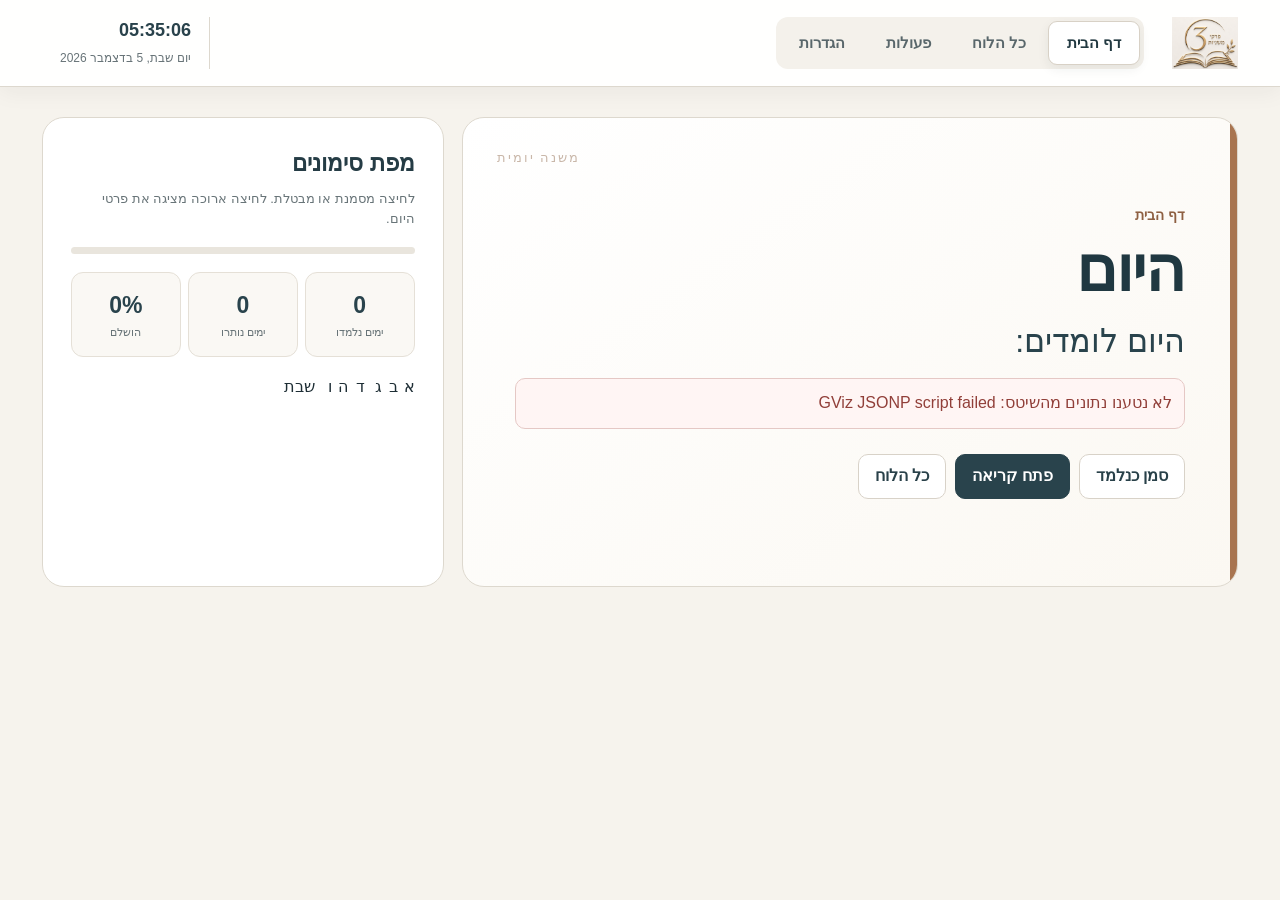
<file: preview-v20.html>
<!DOCTYPE html>
<html lang="he" dir="rtl">
<head>
<meta charset="UTF-8">
<meta name="viewport" content="width=device-width, initial-scale=1.0, viewport-fit=cover">
<meta name="theme-color" content="#f6f3ed">
<!-- BUILD: clean-light-redesign-v20 -->
<title>לוח שנה למשניות משפחת זלצמן</title>
<link rel="manifest" href="manifest.webmanifest">
<meta name="mobile-web-app-capable" content="yes">
<meta name="apple-mobile-web-app-capable" content="yes">
<meta name="apple-mobile-web-app-title" content="לוח משניות">
<meta name="apple-mobile-web-app-status-bar-style" content="black-translucent">

<style>/* Legacy visual layers removed in v20. */</style>

<link rel="stylesheet" href="app-v20.css?v=1">

<link rel="icon" href="site-icon-round.png">
<link rel="apple-touch-icon" href="site-icon-round.png">
<meta name="theme-color" content="#f6f3ed">

</head>
<body>
<div class="intro">
  <div class="intro-card">
    <img src="logo.png" alt="לוגו" class="intro-logo">
    <div class="intro-text-wrap">
      <h1>לוח שנה למשניות משפחת זלצמן</h1>
      <p id="introGreeting">ברוכים הבאים</p>
    </div>
  </div>
</div>

<header class="site-header">
  <div class="header-inner">
    <div class="brand brand-logo-only">
      <button type="button" class="header-logo-link" onclick="showPage('homePage')" aria-label="חזרה לדף הבית">
        <img src="header-logo.png" alt="לוגו עליון" class="header-logo">
      </button>
      <small id="topGreeting">ברוכים הבאים</small>
    </div>
    <nav class="tabs" aria-label="ניווט">
      <button class="tab active" data-page="homePage"><span class="nav-ico nav-home" aria-hidden="true"></span><span>דף הבית</span></button>
      <button class="tab" data-page="calendarPage"><span class="nav-ico nav-calendar" aria-hidden="true"></span><span>כל הלוח</span></button>
      <button class="tab" data-page="actionsPage"><span class="nav-ico nav-actions" aria-hidden="true"></span><span>פעולות</span></button>
      <button class="tab" data-page="settingsPage"><span class="nav-ico nav-settings" aria-hidden="true"></span><span>הגדרות</span></button>
    </nav>
    <div class="date-time" id="dateTime">--</div>
  </div>
</header>

<div class="app">
  <section class="page active" id="homePage">
    <div class="admin-message" id="adminMessageBox"></div>
    <button class="message-alert" id="messageAlert" onclick="openMessageModal()"></button>
    <div class="home-hero">
      <div class="home-main">
        <div class="home-kicker" id="homeKicker">דף הבית</div>
        <h2 id="homeTitle">היום</h2>
        <p class="home-learning" id="homeLearning">היום לומדים:</p>
        <div class="home-meta" id="homeMeta"></div><div class="loading-note" id="loadStatus">טוען נתונים מהגיליון...</div>
        <div class="actions-row">
          <button id="markTodayBtn" type="button" class="btn">סמן כנלמד</button>
          <button id="openTodayCalendarBtn" type="button" class="btn primary" onclick="openTodayReader()">פתח קריאה</button>
          <button id="homeCalendarBtn" type="button" class="btn" data-page="calendarPage">כל הלוח</button>
        </div>
      </div>
      <aside class="home-side">
        <div class="map-head"><div><h3>מפת סימונים</h3><p class="muted">לחיצה מסמנת או מבטלת. לחיצה ארוכה מציגה את פרטי היום.</p></div><button type="button" class="btn small map-toggle" onclick="toggleMapPanel()">הצג / הסתר</button></div>
        <div class="progress"><span id="progressFill"></span></div>
        <div class="stats">
          <div class="stat"><b id="doneCount">0</b><span>ימים נלמדו</span></div>
          <div class="stat"><b id="leftCount">0</b><span>ימים נותרו</span></div>
          <div class="stat"><b id="percentCount">0%</b><span>הושלם</span></div>
        </div>
        <div class="year-map" id="yearMap"></div>
      </aside>
    </div>
</section>

  <section class="page" id="calendarPage">
    <div class="panel">
      <div class="calendar-topline">
        <h3>כל הלוח</h3>
        <div class="calendar-quick-actions">
          <button class="btn primary" onclick="openTodayInCalendar()">היום</button>
          <div class="mobile-month-nav" aria-label="ניווט חודשים"><button type="button" class="btn month-step" onclick="mobileCalendarMonthStep(-1)">הקודם</button><button type="button" class="btn month-step" onclick="mobileCalendarMonthStep(1)">הבא</button></div><button class="btn" onclick="clearCalendarFilters()">נקה סינון</button>
        </div>
      </div>
      <div class="toolbar calendar-toolbar">
        <div class="calendar-search-wrap"><input class="search" id="search" placeholder="לדוגמה: סיוון, יום ראשון, ברכות, פרק א" oninput="renderCalendar()"><button type="button" class="search-clear-btn" onclick="clearCalendarSearch()" aria-label="נקה חיפוש">×</button></div>
        <select id="calendarMonthSelect" onchange="renderCalendar()">
          <option value="all">כל החודשים</option>
        </select>
        <label class="check-filter"><input type="checkbox" id="onlyUndoneFilter" onchange="renderCalendar()"> רק לא נלמדו</label>
      </div>
      <div id="calendar"></div>
    </div>
  </section>

  <section class="page" id="actionsPage">

    <div class="panel actions-clean-panel">
      <h3>פעולות</h3>
      <p class="muted">בחר פעולה מהרשימה.</p>

      <div class="action-tiles actions-grid-clean">

        <div class="action-tile action-tile-clean">
          <div>
            <div class="action-icon">✓</div>
            <h4>סימון מרוכז</h4>
            <p>סימון או ביטול סימון לפי שבוע או חודש.</p>
          </div>
          <button class="btn primary" onclick="openBulkModal()">פתח סימון מרוכז</button>
        </div>

        <div class="action-tile action-tile-clean">
          <div>
            <div class="action-icon">☷</div>
            <h4>הדפסה מעוצבת</h4>
            <p>ייצוא לוח מסודר ומעוצב לפי טווח תאריכים.</p>
          </div>
          <button class="btn primary" onclick="openPrintPicker()">פתח הדפסה מעוצבת</button>
        </div>

        <div class="action-tile action-tile-clean">
          <div>
            <div class="action-icon">↗</div>
            <h4>קישור לאתר</h4>
            <p>העתקת הקישור והדרכה להוספה לשולחן העבודה.</p>
          </div>
          <div class="tile-buttons">
            <button class="btn primary" onclick="copySiteLink()">העתק קישור</button>
            <button class="btn" onclick="showShortcutHelp()">איך מוסיפים?</button>
          </div>
        </div>

        <div class="action-tile action-tile-clean">
          <div>
            <div class="action-icon">✉</div>
            <h4>שליחת הודעה</h4>
            <p>שליחת הודעה למנהל דרך טופס מסודר.</p>
          </div>
          <button class="btn primary" onclick="openMessageFormBox()">פתח טופס שליחת הודעה</button>
        </div>

      </div>
    </div>

  </section>

  <section class="page" id="settingsPage">
    <div class="panel">
      <h3>הגדרות</h3>
      <p class="muted">ניהול שם, מראה והעדפות בסיסיות.</p>

      <div class="settings-boxes">
        <div class="settings-box">
          <span class="settings-real-icon settings-user-icon" aria-hidden="true"></span>
          <h4>שם המשתמש</h4>
          <div class="form-row">
            <label>השם שיופיע בדף הבית</label>
            <input id="nameInput" placeholder="הכנס שם">
            <button class="btn primary" onclick="saveName()">שמור שם</button>
          </div>
        </div>

        <div class="settings-box">
          <span class="settings-real-icon settings-save-icon" aria-hidden="true"></span>
          <h4>סימונים</h4>
          <p class="muted">איפוס או גיבוי הסימונים ששמורים בדפדפן הזה.</p>
          <div class="actions-row">
            <button class="btn danger" onclick="confirmResetProgress()">איפוס הסימונים שלי</button>
            <button class="btn" onclick="exportProgress()">ייצוא מצב</button>
<div class="settings-export-note">
  <b>מה זה יצוא הגדרות?</b><br>
  פעולה זו שומרת אצלך קובץ קטן עם ההגדרות והסימונים האישיים שלך, כדי שתוכל לגבות אותם או להעביר אותם למכשיר אחר. הקובץ לא נשלח אלינו.
</div>

          </div>
        </div>

        <div class="settings-box">
          <span class="settings-real-icon settings-import-icon" aria-hidden="true"></span>
          <h4>ייבוא גיבוי</h4>
          <p class="muted">הדבק כאן קוד גיבוי שהעתקת ממכשיר אחר.</p>
          <textarea id="progressImportBox" class="backup-box" placeholder="הדבק כאן קוד גיבוי"></textarea>
          <button class="btn primary" onclick="importProgress()">ייבוא סימונים</button>
        </div>

        <div class="settings-box">
          <span class="settings-real-icon settings-phone-icon" aria-hidden="true"></span>
          <h4>התקנה כאפליקציה</h4>
          <p class="muted">אפשר להוסיף את האתר למסך הבית. בדפדפן נתמך האתר ייפתח בצורה נקייה יותר כמו אפליקציה.</p>
          <button class="btn" onclick="showPwaHelp()">איך מתקינים?</button>
        </div>

      </div>
    </div>
  </section>
</div>

<div class="modal" id="modal" onclick="if(event.target.id==='modal') closeModal()">
  <div class="modal-box">
    <div class="modal-head">
      <h2 id="modalTitle"></h2>
      <button class="close" onclick="closeModal()">×</button>
    </div>
    <div id="modalBody"></div>
    <div class="actions-row">
      <button class="btn primary" id="modalDoneBtn">סמן כנלמד</button>
      <button class="btn" onclick="closeModal()">סגור</button>
    </div>
  </div>
</div>



<div class="modal" id="bulkModal" onclick="if(event.target.id==='bulkModal') closeBulkModal()">
  <div class="modal-box">
    <div class="modal-head">
      <h2>סימון מרוכז</h2>
      <button class="close" onclick="closeBulkModal()">×</button>
    </div>

    <div class="form-grid">
      <div class="form-row">
        <label>בחר שבוע לפי פרשה / שבת</label>
        <select id="weekSelectModal"></select>
        <div class="actions-row">
          <button class="btn primary" onclick="markRangeFromModal('week', true)">סמן שבוע כנלמד</button>
          <button class="btn danger" onclick="markRangeFromModal('week', false)">בטל סימון שבוע</button>
        </div>
      </div>

      <div class="form-row">
        <label>בחר חודש עברי</label>
        <select id="monthSelectModal"></select>
        <div class="actions-row">
          <button class="btn primary" onclick="markRangeFromModal('month', true)">סמן חודש כנלמד</button>
          <button class="btn danger" onclick="markRangeFromModal('month', false)">בטל סימון חודש</button>
        </div>
      </div>
    </div>

    <div class="actions-row">
      <button class="btn danger" onclick="confirmResetProgress()">איפוס כל הסימונים</button>
      <button class="btn" onclick="closeBulkModal()">סגור</button>
    </div>
  </div>
</div>


<div class="modal" id="messageFormModal" onclick="if(event.target.id==='messageFormModal') closeMessageFormBox()">
  <div class="modal-box message-form-modal-box">
    <div class="modal-head">
      <h2>שליחת הודעה למנהל</h2>
      <button class="close" onclick="closeMessageFormBox()">×</button>
    </div>

    <div class="form-embed-wrap modal-form-embed">
      <iframe
        class="google-form-frame"
        src="https://docs.google.com/forms/d/e/1FAIpQLSe4UbWZiPFnvy5jqcv0p5TVCIIKytLv7KLfmInb0iANTIyzvA/viewform?embedded=true"
        frameborder="0"
        marginheight="0"
        marginwidth="0"
        loading="lazy">טוען…</iframe>
    </div>

    <div class="actions-row">
      <a class="btn" href="https://docs.google.com/forms/d/e/1FAIpQLSe4UbWZiPFnvy5jqcv0p5TVCIIKytLv7KLfmInb0iANTIyzvA/viewform" target="_blank" rel="noopener">פתח בחלון נפרד</a>
      <button class="btn" onclick="closeMessageFormBox()">סגור</button>
    </div>
  </div>
</div>







<div id="printPicker" onclick="if(event.target.id==='printPicker') closePrintPicker()">
  <div class="print-picker-box">
    <h3>הדפסה מעוצבת</h3>
    <div class="form-grid">
      <div class="form-row">
        <label>סוג הדפסה</label>
        <select id="printMode" onchange="syncPrintMode()">
          <option value="range">טווח תאריכים</option>
          <option value="day">יום אחד</option>
          <option value="week">שבוע</option>
          <option value="month">חודש עברי</option>
          <option value="tractate">לפי מסכת</option>
        </select>
<div class="print-mode-tiles" id="printModeTiles" aria-label="בחירת סוג הדפסה">
  <button type="button" class="print-mode-tile active" data-print-mode="range" onclick="setPrintModeTile('range')">
    <b>טווח</b><span>מתאריך עד תאריך</span>
  </button>
  <button type="button" class="print-mode-tile" data-print-mode="day" onclick="setPrintModeTile('day')">
    <b>יום אחד</b><span>בחירת יום בודד</span>
  </button>
  <button type="button" class="print-mode-tile" data-print-mode="week" onclick="setPrintModeTile('week')">
    <b>שבוע</b><span>שבוע מלא</span>
  </button>
  <button type="button" class="print-mode-tile" data-print-mode="month" onclick="setPrintModeTile('month')">
    <b>חודש</b><span>חודש עברי</span>
  </button>
  <button type="button" class="print-mode-tile" data-print-mode="tractate" onclick="setPrintModeTile('tractate')">
    <b>מסכת</b><span>לפי מסכת</span>
  </button>
</div>

      </div>
      <div class="form-row" id="printStartRow">
        <label>מתאריך</label>
        <select id="printStart"></select>
      </div>
      <div class="form-row" id="printEndRow">
        <label>עד תאריך</label>
        <select id="printEnd"></select>
      </div>
      <div class="form-row" id="printMonthRow" style="display:none">
        <label>בחר חודש</label>
        <select id="printMonthSelect"></select>
      </div>
      <div class="form-row" id="printTractateRow" style="display:none">
        <label>בחר מסכת</label>
        <select id="printTractateSelect"></select>
      </div>
    </div>
    <div class="actions-row">
      
<button type="button" class="btn print-mobile-alt-btn" onclick="openPrintPreviewPage()">
  פתח תצוגת הדפסה בדף חדש
</button>
<p class="print-mobile-hint">
  בסמארטפון שמירה ל־PDF לא תמיד עובדת טוב. הכפתור הזה פותח דף נקי שאפשר לשמור, לשתף או להדפיס ממנו.
</p>
<button class="btn primary" onclick="printSelectedRange()">ייצא / הדפס</button>
      <button class="btn" onclick="closePrintPicker()">סגור</button>
    </div>
  </div>
</div>

<div id="printArea"></div>
<div class="toast" id="toast">הפעולה בוצעה</div>
<button type="button" class="mobile-floating-today" onclick="openTodayInCalendar()">היום</button>

<script>
const SHEET_CSV_URL = "https://docs.google.com/spreadsheets/d/e/2PACX-1vTx69XyjxtuKeYCHbCdaDlgVnaaCdChrgy5WYMn0daPPNdD-HVV0VQNBseqWfwoSvYIXcG5Pu6hYBlD/pub?output=csv";
const SHEET_CSV_URLS = [
  "https://docs.google.com/spreadsheets/d/e/2PACX-1vTx69XyjxtuKeYCHbCdaDlgVnaaCdChrgy5WYMn0daPPNdD-HVV0VQNBseqWfwoSvYIXcG5Pu6hYBlD/pub?output=csv",
  "https://docs.google.com/spreadsheets/d/e/2PACX-1vTx69XyjxtuKeYCHbCdaDlgVnaaCdChrgy5WYMn0daPPNdD-HVV0VQNBseqWfwoSvYIXcG5Pu6hYBlD/pub?gid=0&single=true&output=csv",
  "https://docs.google.com/spreadsheets/d/e/2PACX-1vTx69XyjxtuKeYCHbCdaDlgVnaaCdChrgy5WYMn0daPPNdD-HVV0VQNBseqWfwoSvYIXcG5Pu6hYBlD/gviz/tq?tqx=out:csv"
];
const MESSAGES_CSV_URL = "https://docs.google.com/spreadsheets/d/e/2PACX-1vTx69XyjxtuKeYCHbCdaDlgVnaaCdChrgy5WYMn0daPPNdD-HVV0VQNBseqWfwoSvYIXcG5Pu6hYBlD/pub?gid=1071009578&single=true&output=csv";
let DATA = [];
const FALLBACK_DATA = [];
let ADMIN_MESSAGES = [];
const STORAGE_PREFIX = "zaltsman_mishnayos_";
const MISHNA_FILES = {
  "ברכות": "MZ_BRAHOT_L1.txt",
  "פאה": "MZ_PEAA_L1.txt",
  "דמאי": "MZ_DEMAY_L1.txt",
  "כלאים": "MZ_KILAIIM_L1.txt",
  "שביעית": "MZ_SHVIIT_L1.txt",
  "תרומות": "MZ_TRUMOT_L1.txt",
  "מעשרות": "MZ_MEASROT_L1.txt",
  "מעשר שני": "MZ_MEASER_SHENI_L1.txt",
  "חלה": "MZ_HALA_L1.txt",
  "ערלה": "MZ_ORLA_L1.txt",
  "ביכורים": "MZ_BIKURIM_L1.txt"
};
let MISHNA_CACHE = {};
function localIsoDate(date = new Date()){
  const y = date.getFullYear();
  const m = String(date.getMonth()+1).padStart(2,"0");
  const d = String(date.getDate()).padStart(2,"0");
  return `${y}-${m}-${d}`;
}
const todayIsoReal = localIsoDate();
let currentToday = null;
let deferredInstallPrompt = null;

function $(id){return document.getElementById(id)}
function getDone(){try{return JSON.parse(localStorage.getItem(STORAGE_PREFIX+"done")||"{}")}catch(e){return {}}}
function setDone(obj){localStorage.setItem(STORAGE_PREFIX+"done", JSON.stringify(obj))}
function getName(){return localStorage.getItem(STORAGE_PREFIX+"name") || "משתמש"}

function doneButtonText(idx){
  return getDone()[idx] ? "בטל סימון" : "סמן כנלמד";
}
function setDoneButtonText(btn, idx){
  if(btn) btn.textContent = doneButtonText(idx);
}

function showToast(msg="הפעולה בוצעה"){const t=$("toast");t.textContent=msg;t.classList.add("show");clearTimeout(window.__toast);window.__toast=setTimeout(()=>t.classList.remove("show"),1800)}
function escapeHtml(s){return String(s).replace(/[&<>"']/g, m=>({"&":"&amp;","<":"&lt;",">":"&gt;","\"":"&quot;","'":"&#039;"}[m]))}

function flashDoneChange(idx){
  setTimeout(()=>{
    document.querySelectorAll(`[data-day-idx="${idx}"]`).forEach(el=>{
      el.classList.remove("done-pop");
      void el.offsetWidth;
      el.classList.add("done-pop");
    });
  }, 80);
}

function parseCSV(text){
  const rows = [];
  let row = [], cell = "", inQuotes = false;
  for(let i=0;i<text.length;i++){
    const c=text[i], n=text[i+1];
    if(c === '"' && inQuotes && n === '"'){ cell += '"'; i++; continue; }
    if(c === '"'){ inQuotes = !inQuotes; continue; }
    if(c === "," && !inQuotes){ row.push(cell); cell=""; continue; }
    if((c === "\n" || c === "\r") && !inQuotes){
      if(c === "\r" && n === "\n") i++;
      row.push(cell); cell="";
      if(row.some(v=>String(v).trim() !== "")) rows.push(row);
      row=[];
      continue;
    }
    cell += c;
  }
  row.push(cell);
  if(row.some(v=>String(v).trim() !== "")) rows.push(row);
  return rows;
}


function formatMessageText(s){
  return escapeHtml(s || "")
    .replace(/\*\*(.*?)\*\*/g, "<strong>$1</strong>")
    .replace(/\n/g, "<br>");
}

function extractAdminMessages(rows){
  ADMIN_MESSAGES = [];
  if(!rows || !rows.length) return;

  const header = rows[0].map(x=>String(x||"").trim());
  const titleCol = header.indexOf("כותרת");
  const msgCol = header.indexOf("הודעה");
  const activeCol = header.indexOf("פעיל");
  const dateCol = header.indexOf("תאריך");

  // חשוב: לא להציג הודעות משתמשים רגילות בדף הבית.
  // הודעת מנהל תזוהה רק אם יש עמודת "פעיל" או עמודת "כותרת".
  if(msgCol < 0) return;
  if(activeCol < 0 && titleCol < 0) return;

  rows.slice(1).forEach(r=>{
    const msg = String(r[msgCol] || "").trim();
    if(!msg) return;

    const active = activeCol >= 0 ? String(r[activeCol] || "").trim() : "כן";
    if(active && !["כן","TRUE","true","1","פעיל"].includes(active)) return;

    ADMIN_MESSAGES.push({
      title: titleCol >= 0 ? String(r[titleCol] || "").trim() : "",
      message: msg,
      date: dateCol >= 0 ? String(r[dateCol] || "").trim() : ""
    });
  });
}
function renderAdminMessage(){
  const oldBox = $("adminMessageBox");
  if(oldBox){
    oldBox.classList.remove("show");
    oldBox.innerHTML = "";
  }
  const alert = $("messageAlert");
  if(!alert) return;
  const item = ADMIN_MESSAGES && ADMIN_MESSAGES[0];
  if(!item || !item.message){
    alert.classList.remove("show");
    alert.innerHTML = "";
    return;
  }
  alert.innerHTML = `<span><span class="message-alert-title">יש הודעה חדשה</span><br><small>${escapeHtml(item.title || "לחץ לקריאה")}</small></span><span>פתח</span>`;
  alert.classList.add("show");
}


async function loadMessagesData(){
  try{
    const bust = (MESSAGES_CSV_URL.includes("?") ? "&" : "?") + "cacheBust=" + Date.now();
    const res = await fetch(MESSAGES_CSV_URL + bust, {cache:"no-store"});
    if(!res.ok) throw new Error("שגיאת טעינת הודעות");
    const text = await res.text();
    const rows = parseCSV(text);
    extractAdminMessages(rows);
    renderAdminMessage();
  }catch(err){
    console.error("Messages load error:", err);
    ADMIN_MESSAGES = [];
    renderAdminMessage();
  }
}

function normalizeSheetRows(rows){
  if(!rows || !rows.length) return [];
  const first = rows[0].map(x=>String(x||"").trim());
  const headerNames = ["תאריך עברי","עברי","יום","יום / פרשה","יום ופרשה","פרשה","הספק","פרקים","משניות","לימוד","תאריך לועזי","לועזי","date","Date"];
  const hasHeader = first.some(x => headerNames.includes(x));
  const body = hasHeader ? rows.slice(1) : rows;
  const header = hasHeader ? first : [];
  function col(names, fallback){
    for(const name of names){
      const idx = header.indexOf(name);
      if(idx >= 0) return idx;
    }
    return fallback;
  }
  const hdateCol = col(["תאריך עברי","עברי"], 0);
  const dayCol = col(["יום","יום / פרשה","יום ופרשה","פרשה"], 1);
  const chaptersCol = col(["הספק","פרקים","משניות","לימוד"], 2);
  const isoCol = col(["תאריך לועזי","לועזי","date","Date"], -1);
  const startDate = new Date("2026-04-13T12:00:00");
  return body.map((r,i)=>{
    const hdate = String(r[hdateCol] || "").trim();
    const day = String(r[dayCol] || "").trim();
    const chapters = String(r[chaptersCol] || "").trim();
    let iso = isoCol >= 0 ? String(r[isoCol] || "").trim() : "";
    if(!iso){
      const d = new Date(startDate);
      d.setDate(startDate.getDate()+i);
      iso = d.toISOString().slice(0,10);
    }
    return {idx:i+1, iso, hdate, day, chapters};
  }).filter(x=>x.hdate || x.day || x.chapters);
}




function bindHomeButtons(){
  const markBtn = $("markTodayBtn");
  if(markBtn && !markBtn.dataset.bound){
    markBtn.dataset.bound = "1";
    markBtn.addEventListener("click", function(e){
      e.preventDefault();
      e.stopPropagation();
      markToday();
    });
  }

  document.querySelectorAll("[data-page]").forEach(btn=>{
    if(!btn.dataset.pageBound){
      btn.dataset.pageBound = "1";
      btn.addEventListener("click", function(e){
        e.preventDefault();
        const target = btn.dataset.page;
        if(target) showPage(target);
      });
    }
  });
}



function useFallbackData(){
  DATA = [];
  currentToday = null;
  refresh();
  const status = $("loadStatus");
  if(status){
    status.textContent = "לא נטענו נתונים מהשיטס. בדוק שהגיליון מפורסם כ-CSV.";
    status.className = "error-note";
    status.style.display = "block";
  }
}




const SHEET_GVIZ_URL = "https://docs.google.com/spreadsheets/d/e/2PACX-1vTx69XyjxtuKeYCHbCdaDlgVnaaCdChrgy5WYMn0daPPNdD-HVV0VQNBseqWfwoSvYIXcG5Pu6hYBlD/gviz/tq";

function gvizTableToRows(table){
  const cols = (table.cols || []).map(c => c.label || c.id || "");
  const body = (table.rows || []).map(r => (r.c || []).map(c => {
    if(!c) return "";
    if(typeof c.f === "string" && c.f.trim()) return c.f;
    if(c.v == null) return "";
    return String(c.v);
  }));
  return [cols].concat(body);
}

function loadGvizJsonp(){
  return new Promise((resolve, reject) => {
    const cbName = "__mishnaGvizCb_" + Date.now() + "_" + Math.floor(Math.random()*10000);
    const script = document.createElement("script");
    const timeout = setTimeout(() => {
      cleanup();
      reject(new Error("GViz JSONP timeout"));
    }, 12000);

    function cleanup(){
      clearTimeout(timeout);
      script.remove();
      try{ delete window[cbName]; }catch(e){ window[cbName] = undefined; }
    }

    window[cbName] = function(response){
      try{
        cleanup();
        if(!response || response.status === "error"){
          reject(new Error("GViz returned error"));
          return;
        }
        resolve(gvizTableToRows(response.table || {}));
      }catch(err){
        cleanup();
        reject(err);
      }
    };

    script.onerror = function(){
      cleanup();
      reject(new Error("GViz JSONP script failed"));
    };

    script.src = SHEET_GVIZ_URL + "?tqx=responseHandler:" + cbName + "&tq=" + encodeURIComponent("select *");
    document.head.appendChild(script);
  });
}

async function fetchFirstWorkingCsv(urls){
  let lastError = null;
  for(const url of urls){
    try{
      const res = await fetch(url, { cache: "reload", redirect: "follow" });
      if(!res.ok) throw new Error("HTTP " + res.status + " בכתובת " + url);
      const text = await res.text();
      if(!text || !text.trim()) throw new Error("CSV ריק בכתובת " + url);
      if(text.trim().startsWith("<")) throw new Error("התקבל HTML במקום CSV בכתובת " + url);
      return { text, url };
    }catch(err){
      lastError = err;
      console.error("CSV load attempt failed:", url, err);
    }
  }
  throw lastError || new Error("לא נמצאה כתובת CSV תקינה");
}





async function loadSheetData(){
  const status = $("loadStatus");
  if(status){
    status.className = "loading-note";
    status.style.display = "block";
    status.textContent = "טוען נתונים מהגיליון...";
  }

  try{
    let rows = [];
    let loadedFrom = "";

    try{
      const result = await fetchFirstWorkingCsv(SHEET_CSV_URLS);
      rows = parseCSV(result.text);
      loadedFrom = "CSV";
    }catch(csvErr){
      console.warn("CSV fetch failed, trying GViz JSONP:", csvErr);
      if(status) status.textContent = "CSV נחסם, מנסה טעינה חלופית מהשיטס...";
      rows = await loadGvizJsonp();
      loadedFrom = "JSONP";
    }

    if(!rows || !rows.length){
      throw new Error("התקבל קובץ ריק מהשיטס");
    }

    const normalized = normalizeSheetRows(rows);

    if(!normalized || !normalized.length){
      console.error("Rows received but not normalized:", rows.slice(0,10));
      throw new Error("השיטס נטען, אבל מבנה העמודות לא זוהה");
    }

    DATA = normalized;
    currentToday = DATA.find(x=>x.iso===todayIsoReal) || DATA[0];

    try{
      setupActions();
      setupPrintSelects();
      setupCalendarControls(true);
      refresh();
    }catch(renderErr){
      console.error("Display/render error after sheet load:", renderErr);
      if(status){
        status.textContent = "הנתונים נטענו, אבל הייתה שגיאת תצוגה באתר: " + (renderErr && renderErr.message ? renderErr.message : "שגיאה לא ידועה");
        status.className = "error-note";
        status.style.display = "block";
      }
      return;
    }

    try{
      await loadMessagesData();
    }catch(err){
      console.error("Messages load error:", err);
    }

    if(status){
      status.className = "loading-note";
      status.textContent = "הנתונים נטענו מהשיטס";
      setTimeout(()=>{ status.style.display="none"; }, 1000);
    }
    console.log("Main sheet loaded from:", loadedFrom, "Rows:", DATA.length);
  }catch(err){
    console.error("Sheet load error:", err);
    DATA = [];
    currentToday = null;
    try{ refresh(); }catch(e){ console.error("Refresh after failure error:", e); }
    if(status){
      status.textContent = "לא נטענו נתונים מהשיטס: " + (err && err.message ? err.message : "שגיאה לא ידועה");
      status.className = "error-note";
      status.style.display = "block";
    }
  }
}

function greeting(){
  const h = new Date().getHours();
  if(h>=5 && h<12) return "בוקר טוב";
  if(h>=12 && h<17) return "צהריים טובים";
  if(h>=17 && h<22) return "ערב טוב";
  return "לילה טוב";
}
function updateGreeting(){
  const name=getName();
  $("introGreeting").textContent = `${greeting()}, ${name}`;
  $("topGreeting").textContent = `${greeting()}, ${name}`;
}
function updateClock(){
  const now = new Date();
  const date = now.toLocaleDateString("he-IL", {weekday:"long", year:"numeric", month:"long", day:"numeric"});
  const time = now.toLocaleTimeString("he-IL", {hour:"2-digit", minute:"2-digit", second:"2-digit"});
  $("dateTime").innerHTML = `<b>${time}</b><small>${date}</small>`;
}
setInterval(updateClock,1000);
function displayDate(item){return `${item.hdate} · ${new Date(item.iso).toLocaleDateString("he-IL")}`}
function dayText(item){return `${item.day} · ${displayDate(item)}`}
function hebrewMonth(hdate){
  const s = String(hdate || "");
  const months = ["ניסן","אייר","סיוון","סיון","תמוז","אב","אלול","תשרי","חשון","מרחשון","כסלו","טבת","שבט","אדר"];
  for(const m of months){
    if(s.includes(m)) return m === "סיון" ? "סיוון" : m;
  }
  return "ללא חודש";
}
function cleanWeekName(day){return String(day).replace(/^שבת\s*[–-]?\s*/,'').trim()}

function showPage(id){
  const page = $(id);
  if(!page){
    console.error("Page not found:", id);
    showToast("הדף לא נמצא");
    return;
  }
  document.querySelectorAll(".page").forEach(p=>p.classList.remove("active"));
  document.querySelectorAll(".tab").forEach(t=>t.classList.toggle("active", t.dataset.page===id));
  page.classList.add("active");
  try{ window.scrollTo({top:0,behavior:"smooth"}); }catch(e){ window.scrollTo(0,0); }
  if(id==="calendarPage") renderCalendar();
}

document.querySelectorAll(".tab").forEach(t=>t.addEventListener("click",()=>showPage(t.dataset.page)));


function renderToday(){
  if(!DATA.length || !currentToday) return;
  const item=currentToday;
  $("homeKicker").textContent = dayText(item);
  $("homeTitle").textContent = `${greeting()}, ${getName()}`;
  $("homeLearning").textContent = `היום לומדים: ${item.chapters}`;
  $("homeMeta").textContent = `יום ${item.idx} מתוך ${DATA.length}`;
  setDoneButtonText($("markTodayBtn"), item.idx);
  if($("homeMiniToday")) $("homeMiniToday").textContent = `${dayText(item)} · ${item.chapters}`;
  const done = getDone();
  const total = DATA.length || 0;
  const count = Object.keys(done).filter(k=>DATA.some(x=>String(x.idx)===String(k))).length;
  if($("homeMiniProgress")) $("homeMiniProgress").textContent = total ? `${count} מתוך ${total} ימים סומנו` : "עדיין אין נתונים.";
}

function renderTodayMobilePolished(){
  if(!DATA.length || !currentToday) return;
  const item = currentToday;
  $("homeKicker").textContent = dayText(item);
  $("homeTitle").textContent = `${greeting()}, ${getName()}`;
  $("homeLearning").innerHTML = `<span>היום לומדים</span><strong>${escapeHtml(item.chapters)}</strong>`;
  $("homeMeta").textContent = "";
  setDoneButtonText($("markTodayBtn"), item.idx);
}

function makeCard(item){
  const done = !!getDone()[item.idx];
  const isToday = currentToday && item.idx===currentToday.idx;
  return `<article class="card ${done?'done':''} ${isToday?'today':''}" data-day-idx="${item.idx}">
    <h4>${isToday?'היום · ':''}${escapeHtml(item.day)}</h4>
    <div class="mini">${escapeHtml(displayDate(item))}</div>
    <p style="margin-top:10px">${escapeHtml(item.chapters)}</p>
    <div class="card-buttons">
      <button class="btn small primary" type="button" onclick="openDay(${item.idx})">פתח את היום</button>
      <button class="btn small" type="button" onclick="toggleDone(${item.idx})">${done?'בטל סימון':'סמן כנלמד'}</button>
    </div>
  </article>`;
}


function weekdayIndex(item){
  const s = String(item.day || "");
  if(s.includes("ראשון")) return 0;
  if(s.includes("שני")) return 1;
  if(s.includes("שלישי")) return 2;
  if(s.includes("רביעי")) return 3;
  if(s.includes("חמישי")) return 4;
  if(s.includes("שישי")) return 5;
  if(s.includes("שבת")) return 6;
  return new Date(item.iso).getDay();
}
function buildCalendarWeeks(items){
  const weeks = [];
  let current = new Array(7).fill(null);
  items.forEach(item=>{
    const idx = weekdayIndex(item);
    if(idx === 0 && current.some(Boolean)){
      weeks.push(current);
      current = new Array(7).fill(null);
    }
    if(current[idx]){
      weeks.push(current);
      current = new Array(7).fill(null);
    }
    current[idx] = item;
    if(idx === 6){
      weeks.push(current);
      current = new Array(7).fill(null);
    }
  });
  if(current.some(Boolean)) weeks.push(current);
  return weeks;
}


function renderCalendar(){
  const cal = $("calendar");
  if(!cal) return;
  if(!DATA.length){
    cal.innerHTML = '<p class="muted">טוען נתונים...</p>';
    return;
  }

  setupCalendarControls(false);

  const q = ($("search")?.value || "").trim();
  const monthValue = $("calendarMonthSelect")?.value || "all";
  const onlyUndone = !!$("onlyUndoneFilter")?.checked;
  const done = getDone();

  let rows = DATA.filter(x => {
    const textOk = !q || [x.idx,x.iso,x.hdate,x.day,x.chapters].join(" ").includes(q);
    const monthOk = monthValue === "all" || hebrewMonth(x.hdate) === monthValue;
    const undoneOk = !onlyUndone || !done[x.idx];
    return textOk && monthOk && undoneOk;
  });

  const groups = {};
  rows.forEach(x=>{
    const key = hebrewMonth(x.hdate) || "ללא חודש";
    (groups[key] ||= []).push(x);
  });

  const weekNames = ["ראשון","שני","שלישי","רביעי","חמישי","שישי","שבת"];

  function cell(x){
    if(!x) return `<td><div class="calendar-cell empty"></div></td>`;
    const isToday = currentToday && x.idx===currentToday.idx;
    const isDone = !!done[x.idx];
    return `<td>
      <div class="calendar-cell ${isToday?'today':''} ${isDone?'done':''}" data-day-idx="${x.idx}">
        <h4>${escapeHtml(x.day || "יום")}</h4>
        <small>${escapeHtml(x.hdate)}</small>
        <p>${escapeHtml(x.chapters)}</p>
        <div class="card-buttons">
          <button class="btn small primary" type="button" onclick="openDay(${x.idx})">פתח</button>
          <button class="btn small" type="button" onclick="toggleDone(${x.idx})">${isDone?'בטל סימון':'סמן כנלמד'}</button>
        </div>
      </div>
    </td>`;
  }

  cal.innerHTML = Object.entries(groups).map(([month,items])=>{
    const weeks = buildCalendarWeeks(items);
    return `<section class="calendar-month" data-month="${escapeHtml(month)}">
      <h3 class="calendar-month-title">${escapeHtml(month)}</h3>
      <div class="calendar-scroll">
        <table class="calendar-table">
          <thead><tr>${weekNames.map(d=>`<th>${d}</th>`).join("")}</tr></thead>
          <tbody>
            ${weeks.map(w=>`<tr>${w.map(cell).join("")}</tr>`).join("")}
          </tbody>
        </table>
      </div>
    </section>`;
  }).join("") || `<p class="muted">לא נמצאו תוצאות.</p>`;
}


function setupCalendarControls(force){
  const sel = $("calendarMonthSelect");
  if(!sel || !DATA.length) return;

  const current = sel.value || "all";
  const months = [];
  DATA.forEach(x=>{
    const m = hebrewMonth(x.hdate) || "ללא חודש";
    if(!months.includes(m)) months.push(m);
  });

  const options = `<option value="all">כל החודשים</option>` + months.map(m=>`<option value="${escapeHtml(m)}">${escapeHtml(m)}</option>`).join("");
  if(force || sel.dataset.loadedMonths !== months.join("|")){
    sel.innerHTML = options;
    sel.dataset.loadedMonths = months.join("|");

    const todayMonth = currentToday ? (hebrewMonth(currentToday.hdate) || "ללא חודש") : "";
    if(!localStorage.getItem(STORAGE_PREFIX+"calendarMonthTouched") && todayMonth){
      sel.value = todayMonth;
    }else{
      sel.value = months.includes(current) || current==="all" ? current : "all";
    }
  }

  if(!sel.dataset.bound){
    sel.dataset.bound = "1";
    sel.addEventListener("change", ()=>localStorage.setItem(STORAGE_PREFIX+"calendarMonthTouched","1"));
  }
}

function clearCalendarFilters(){
  if($("search")) $("search").value = "";
  if($("calendarMonthSelect")) $("calendarMonthSelect").value = "all";
  if($("onlyUndoneFilter")) $("onlyUndoneFilter").checked = false;
  localStorage.setItem(STORAGE_PREFIX+"calendarMonthTouched","1");
  renderCalendar();
}

function clearCalendarSearch(){
  const search = $("search");
  if(search) search.value = "";
  renderCalendar();
  if(search) search.focus();
}

function mobileCalendarMonthStep(delta){
  const sel = $("calendarMonthSelect");
  if(!sel || !sel.options.length) return;
  setupCalendarControls(true);
  const options = Array.from(sel.options).map(o=>o.value);
  const months = options.filter(v=>v && v !== "all");
  if(!months.length) return;
  let current = sel.value;
  if(!current || current === "all"){
    current = currentToday ? (hebrewMonth(currentToday.hdate) || months[0]) : months[0];
  }
  let idx = months.indexOf(current);
  if(idx < 0) idx = 0;
  idx = Math.max(0, Math.min(months.length - 1, idx + delta));
  sel.value = months[idx];
  localStorage.setItem(STORAGE_PREFIX+"calendarMonthTouched","1");
  renderCalendar();
}

function openTodayInCalendar(){
  if(!DATA.length){
    showToast("הנתונים עדיין נטענים מהשיטס");
    return;
  }
  const item = currentToday || DATA.find(x=>x.iso===todayIsoReal) || DATA[0];
  if(!item){
    showToast("לא נמצא היום הנוכחי");
    return;
  }
  showPage("calendarPage");
  const month = hebrewMonth(item.hdate) || "ללא חודש";
  if($("calendarMonthSelect")){
    setupCalendarControls(true);
    $("calendarMonthSelect").value = month;
    localStorage.setItem(STORAGE_PREFIX+"calendarMonthTouched","1");
  }
  if($("onlyUndoneFilter")) $("onlyUndoneFilter").checked = false;
  renderCalendar();
  setTimeout(()=>{
    const cell = document.querySelector(`[data-day-idx="${item.idx}"]`);
    if(cell){
      cell.scrollIntoView({behavior:"smooth", block:"center", inline:"center"});
      cell.classList.add("focus-today");
      setTimeout(()=>cell.classList.remove("focus-today"),1600);
    }
  },120);
}

function toggleMapPanel(){
  const side = document.querySelector(".home-side");
  if(!side) return;
  side.classList.toggle("map-collapsed");
}



function setPrintModeTile(mode){
  const select = $("printMode");
  if(select){
    select.value = mode;
  }
  document.querySelectorAll(".print-mode-tile").forEach(btn=>{
    btn.classList.toggle("active", btn.dataset.printMode === mode);
  });
  syncPrintMode();
}

function syncPrintModeTiles(){
  const select = $("printMode");
  const mode = select ? select.value : "range";
  document.querySelectorAll(".print-mode-tile").forEach(btn=>{
    btn.classList.toggle("active", btn.dataset.printMode === mode);
  });
}

function syncPrintMode(){
  setTimeout(syncPrintModeTiles,0);
  const mode = $("printMode")?.value || "range";
  const startRow = $("printStartRow");
  const endRow = $("printEndRow");
  const monthRow = $("printMonthRow");
  const tractateRow = $("printTractateRow");

  if(startRow) startRow.style.display = ["range","day","week"].includes(mode) ? "" : "none";
  if(endRow) endRow.style.display = mode === "range" ? "" : "none";
  if(monthRow) monthRow.style.display = mode === "month" ? "" : "none";
  if(tractateRow) tractateRow.style.display = mode === "tractate" ? "" : "none";
}



function getPrintRowsByMode(){
  const startEl = $("printStart"), endEl = $("printEnd");
  if(!DATA.length) return [];
  const mode = $("printMode")?.value || "range";
  const startIdx = Number(startEl?.value || (currentToday?.idx || DATA[0].idx));
  const startItem = DATA.find(x=>Number(x.idx)===startIdx) || currentToday || DATA[0];

  if(mode === "day") return [startItem];

  if(mode === "week"){
    const start = Math.max(1, startItem.idx - printDayIndex(startItem));
    const end = start + 6;
    return DATA.filter(x=>x.idx>=start && x.idx<=end);
  }

  if(mode === "month"){
    const selected = $("printMonthSelect")?.value || (hebrewMonth(startItem.hdate) || "ללא חודש");
    return DATA.filter(x=>(hebrewMonth(x.hdate) || "ללא חודש") === selected);
  }

  if(mode === "tractate"){
    const selected = $("printTractateSelect")?.value || "";
    if(!selected) return [];
    return DATA.filter(x=>extractTractatesFromChapters(x.chapters).includes(selected));
  }

  let a = Number(startEl?.value || startItem.idx), b = Number(endEl?.value || a);
  if(a > b){ const t=a; a=b; b=t; }
  return DATA.filter(x=>x.idx>=a && x.idx<=b);
}



function confirmResetProgress(){
  if(!confirm("אתה בטוח? פעולה זו תמחק את כל הסימונים שנשמרו במכשיר הזה.")) return;
  localStorage.removeItem(STORAGE_PREFIX + "done");
  localStorage.removeItem(STORAGE_PREFIX + "progress");
  refresh();
  showToast("הסימונים אופסו");
}

function exportProgress(){
  const payload = {
    version:1,
    createdAt:new Date().toISOString(),
    done:getDone(),
    name:getName()
  };
  const code = btoa(unescape(encodeURIComponent(JSON.stringify(payload))));
  $("modalTitle").textContent = "ייצוא מצב סימונים";
  $("modalBody").innerHTML = `
    <p class="muted">העתק את הקוד ושמור אותו. אפשר לייבא אותו במכשיר אחר.</p>
    <textarea class="backup-box" readonly onclick="this.select()">${code}</textarea>
  `;
  $("modalDoneBtn").textContent = "סגור";
  $("modalDoneBtn").onclick = closeModal;
  $("modal").classList.add("open");
}

function importProgress(){
  const box = $("progressImportBox");
  const raw = (box?.value || "").trim();
  if(!raw){
    showToast("לא הוזן קוד גיבוי");
    return;
  }
  try{
    const payload = JSON.parse(decodeURIComponent(escape(atob(raw))));
    if(!payload || !payload.done || typeof payload.done !== "object" || Array.isArray(payload.done)) throw new Error("bad payload");
    const validIds = new Set(DATA.map(x=>String(x.idx)));
    const cleanDone = {};
    Object.keys(payload.done).forEach(id=>{
      if(validIds.has(String(id)) && payload.done[id] === true) cleanDone[id] = true;
    });
    setDone(cleanDone);
    if(typeof payload.name === "string" && payload.name.trim()){
      localStorage.setItem(STORAGE_PREFIX+"name", payload.name.trim().slice(0,60));
    }
    refresh();
    showToast("הסימונים יובאו בהצלחה");
  }catch(e){
    showToast("קוד הגיבוי לא תקין");
  }
}

function showPwaHelp(){
  $("modalTitle").textContent = "התקנה למסך הבית";
  $("modal").classList.remove("reader-modal");
  document.body.classList.remove("mobile-reader-open");
  const canInstall = !!deferredInstallPrompt;
  $("modalBody").innerHTML = `
    <div class="mobile-pwa-install-card">
      <b>התקנה כאפליקציה</b>
      <p class="muted">האייקונים וה־manifest כבר מוגדרים. כשהדפדפן מאפשר התקנה, אפשר לפתוח את האתר ממסך הבית בצורה נקייה יותר.</p>
      ${canInstall ? `<button class="btn primary" type="button" onclick="installPwaNow()">התקן עכשיו</button>` : ""}
      <p class="muted">אם לא מופיע כפתור התקנה: פתח את תפריט הדפדפן ובחר “הוסף למסך הבית”. במחשב, בדפדפן נתמך יופיע בדרך כלל סמל התקנה ליד שורת הכתובת.</p>
    </div>
  `;
  $("modalDoneBtn").textContent = "סגור";
  $("modalDoneBtn").onclick = closeModal;
  $("modal").classList.add("open");
}

async function installPwaNow(){
  if(!deferredInstallPrompt){
    showToast("פתח את תפריט הדפדפן ובחר הוסף למסך הבית");
    return;
  }
  try{
    deferredInstallPrompt.prompt();
    await deferredInstallPrompt.userChoice;
    deferredInstallPrompt = null;
    closeModal();
  }catch(e){
    showToast("ההתקנה לא נפתחה בדפדפן הזה");
  }
}


function clearSearch(){
  if($("search")) $("search").value="";
  renderCalendar();
}


function updateProgress(){
  const done = getDone();
  const total = DATA.length || 0;
  const count = Object.keys(done).filter(k=>DATA.some(x=>String(x.idx)===String(k))).length;
  if($("doneCount")) $("doneCount").textContent = count;
  if($("leftCount")) $("leftCount").textContent = Math.max(0,total-count);
  if($("percentCount")) $("percentCount").textContent = total ? Math.round(count/total*100)+"%" : "0%";
  if($("progressFill")){
    const progressPct = total ? (count/total*100) : 0;
    $("progressFill").style.width = progressPct + "%";
    $("progressFill").classList.toggle("has-progress", progressPct > 0);
    $("progressFill").setAttribute("aria-valuenow", String(Math.round(progressPct)));
  }

  const map = $("yearMap");
  if(map){
    const weekdays = ["א","ב","ג","ד","ה","ו","שבת"].map(d=>`<span class="map-weekday">${d}</span>`).join("");
    const blanks = DATA.length ? new Array(weekdayIndex(DATA[0])).fill('<span class="dot dot-empty" aria-hidden="true"></span>').join("") : "";
    map.innerHTML = weekdays + blanks + DATA.map(x=>{
      const isDone = !!done[x.idx];
      const cls = ["dot", isDone ? "done" : "", x.iso===todayIsoReal ? "today" : ""].filter(Boolean).join(" ");
      const tip = `${dayText(x)}\n${x.chapters}`;
      const action = isDone ? "בטל סימון" : "סמן כנלמד";
      const shortDate = String(x.hdate || "").trim().split(/\s+/)[0] || x.idx;
      return `<button type="button" class="${cls}" data-tip="${escapeHtml(tip)}" data-date-short="${escapeHtml(shortDate)}" onclick="toggleMapDone(${x.idx})" title="${action}" aria-label="${action}: ${escapeHtml(dayText(x))}"></button>`;
    }).join("");
  }
}



function toggleMapDone(idx){
  const done = getDone();
  if(done[idx]){
    delete done[idx];
    setDone(done);
    refresh();
    showToast("הסימון בוטל");
  }else{
    done[idx] = true;
    setDone(done);
    refresh();
    showToast("סומן כנלמד");
  }
}

function toggleDone(idx){
  const done=getDone();
  if(done[idx]){
    delete done[idx];
    setDone(done);
    refresh();
    showToast("הסימון בוטל");
  }else{
    done[idx]=true;
    setDone(done);
    refresh();
    showToast("סומן כנלמד");
  }
}



function markToday(){
  if(!DATA.length){
    showToast("הנתונים עדיין נטענים מהשיטס");
    return;
  }
  const item = currentToday || DATA.find(x=>x.iso===todayIsoReal) || DATA[0];
  if(!item){
    showToast("לא נמצא היום הנוכחי");
    return;
  }
  const done=getDone();
  if(done[item.idx]){
    delete done[item.idx];
    setDone(done);
    refresh();
    showToast("הסימון בוטל");
  }else{
    done[item.idx]=true;
    setDone(done);
    refresh();
    showToast("סומן כנלמד");
  }
  setDoneButtonText($("markTodayBtn"), item.idx);
}


function openToday(){
  if(!DATA.length){
    showToast("הנתונים עדיין נטענים מהשיטס");
    return;
  }
  const item = currentToday || DATA[0];
  if(!item){
    showToast("הנתונים עדיין נטענים");
    return;
  }
  openDay(item.idx);
}




function normalizeHebText(s){
  return String(s || "")
    .replace(/[״"]/g,'"')
    .replace(/[׳']/g,"'")
    .replace(/[־–—]/g,"-")
    .replace(/\s+/g," ")
    .trim();
}

function gematriaSmallHeb(s){
  const map = {א:1,ב:2,ג:3,ד:4,ה:5,ו:6,ז:7,ח:8,ט:9,י:10,כ:20,ך:20,ל:30,מ:40,ם:40,נ:50,ן:50,ס:60,ע:70,פ:80,ף:80,צ:90,ץ:90,ק:100,ר:200,ש:300,ת:400};
  return String(s || "").replace(/[^\u0590-\u05FF]/g,"").split("").reduce((sum,ch)=>sum+(map[ch]||0),0);
}

function hebNumToNumber(s){
  s = String(s || "").trim().replace(/[״"׳']/g,"");
  if(/^\d+$/.test(s)) return Number(s);
  return gematriaSmallHeb(s);
}

function numberToHebSmall(n){
  const map = ["","א","ב","ג","ד","ה","ו","ז","ח","ט","י","יא","יב","יג","יד","טו","טז","יז","יח","יט","כ","כא","כב","כג","כד","כה","כו","כז","כח","כט","ל"];
  return map[n] || String(n);
}

function parseMishnaFileText(raw){
  const lines = String(raw || "").replace(/\r/g,"").split("\n");
  let tractate = "";
  let currentChapter = "";
  let current = null;
  const items = [];

  function pushCurrent(){
    if(current){
      current.text = current.text.join("\n").trim();
      items.push(current);
    }
  }

  for(const line of lines){
    const trimmed = line.trim();
    if(!trimmed || trimmed.startsWith("//")) continue;

    const tractateMatch = trimmed.match(/^\$\s*משנה\s*-\s*(.+)$/);
    if(tractateMatch){
      tractate = tractateMatch[1].trim();
      continue;
    }

    const chapterMatch = trimmed.match(/^\^\s*פרק\s+(.+)$/);
    if(chapterMatch){
      currentChapter = chapterMatch[1].trim();
      continue;
    }

    const mishnahMatch = trimmed.match(/^~\s*פרק\s+(.+?)\s*-\s*משנה\s+(.+)$/);
    if(mishnahMatch){
      pushCurrent();
      current = {
        tractate,
        chapterHeb: mishnahMatch[1].trim(),
        chapterNum: hebNumToNumber(mishnahMatch[1]),
        mishnahHeb: mishnahMatch[2].trim(),
        mishnahNum: hebNumToNumber(mishnahMatch[2]),
        title: `פרק ${mishnahMatch[1].trim()} · משנה ${mishnahMatch[2].trim()}`,
        text: []
      };
      continue;
    }

    if(current){
      current.text.push(trimmed);
    }
  }
  pushCurrent();

  const byChapter = {};
  items.forEach(item=>{
    (byChapter[item.chapterNum] ||= []).push(item);
  });

  return {tractate, items, byChapter};
}

function scoreDecodedMishnaText(s){
  const text = String(s || "");
  let score = 0;
  score += (text.match(/משנה/g) || []).length * 3;
  score += (text.match(/פרק/g) || []).length * 3;
  score += (text.match(/^\s*~/gm) || []).length;
  score += (text.match(/^\s*\$/gm) || []).length;
  score -= (text.match(/ /g) || []).length * 5;
  return score;
}

async function loadMishnaTextForTractate(tractate){
  const file = MISHNA_FILES[tractate];
  if(!file) return null;
  if(MISHNA_CACHE[tractate]) return MISHNA_CACHE[tractate];

  const res = await fetch(file, {cache:"no-store"});
  if(!res.ok) throw new Error("לא ניתן לטעון את קובץ " + file);

  const buffer = await res.arrayBuffer();
  let utf8 = "";
  let win1255 = "";

  try{ utf8 = new TextDecoder("utf-8").decode(buffer); }catch(e){ utf8 = ""; }
  try{ win1255 = new TextDecoder("windows-1255").decode(buffer); }catch(e){ win1255 = ""; }

  const raw = scoreDecodedMishnaText(win1255) > scoreDecodedMishnaText(utf8) ? win1255 : utf8;
  const parsed = parseMishnaFileText(raw);

  if(!parsed.items || !parsed.items.length){
    throw new Error("הקובץ נטען, אבל לא זוהו בו כותרות פרק/משנה. כנראה יש בעיית קידוד או מבנה קובץ.");
  }

  MISHNA_CACHE[tractate] = parsed;
  return parsed;
}


function findTractateNamesInText(text){
  const normalized = normalizeHebText(text);
  return Object.keys(MISHNA_FILES)
    .sort((a,b)=>b.length-a.length)
    .filter(name => normalized.includes(name));
}

function parseRangesFromText(part){
  const clean = normalizeHebText(part);
  const ranges = [];
  const re = /([א-ת"׳'\d]+)\s*(?:-|עד)\s*([א-ת"׳'\d]+)|([א-ת"׳'\d]+)/g;
  let m;
  while((m = re.exec(clean))){
    if(m[1] && m[2]){
      const a = hebNumToNumber(m[1]);
      const b = hebNumToNumber(m[2]);
      if(a && b){
        const min = Math.min(a,b), max = Math.max(a,b);
        for(let i=min;i<=max;i++) ranges.push(i);
      }
    }else if(m[3]){
      const n = hebNumToNumber(m[3]);
      if(n) ranges.push(n);
    }
  }
  return [...new Set(ranges)];
}



function splitDailyLearningParts(text){
  return normalizeHebText(text)
    .split(/\s*\|\s*|\s*;\s*|\s+\+\s+/)
    .map(x=>x.trim())
    .filter(Boolean);
}





function parseDailyLearningReferences(chaptersText){
  const fullText = normalizeHebText(chaptersText);
  const parts = splitDailyLearningParts(fullText);
  const refs = [];
  const allNames = Object.keys(MISHNA_FILES).sort((a,b)=>b.length-a.length);

  for(const rawPart of parts){
    const part = String(rawPart || "").trim();
    if(!part) continue;

    const tractate = allNames.find(name => part.includes(name));
    if(!tractate) continue;

    const afterName = part.slice(part.indexOf(tractate) + tractate.length).trim();

    // מבנה גיליון 1 בפועל: ברכות א,א / ברכות א,ב / פאה ו,יא
    let m = afterName.match(/^([א-ת"׳'\d]+)\s*,\s*([א-ת"׳'\d]+)\s*$/);
    if(m){
      const chapterNum = hebNumToNumber(m[1]);
      const mishnahNum = hebNumToNumber(m[2]);
      if(chapterNum && mishnahNum){
        refs.push({
          tractate: tractate,
          chapters: [chapterNum],
          mishnayot: [mishnahNum],
          original: part
        });
      }
      continue;
    }

    // טיפול בטעות כמו בשורה הראשונה בגיליון: ברכות א,  => נחשב משנה א
    m = afterName.match(/^([א-ת"׳'\d]+)\s*,\s*$/);
    if(m){
      const chapterNum = hebNumToNumber(m[1]);
      if(chapterNum){
        refs.push({
          tractate: tractate,
          chapters: [chapterNum],
          mishnayot: [1],
          original: part
        });
      }
      continue;
    }

    // מבנים מילוליים לגיבוי: ברכות פרק א משנה א-ג
    m = afterName.match(/פרק\s+([א-ת"׳'\d]+).*?(?:משנה|משניות)\s+(.+)$/);
    if(m){
      const chapterNum = hebNumToNumber(m[1]);
      const mishnayot = parseRangesFromText(m[2]);
      if(chapterNum && mishnayot.length){
        refs.push({
          tractate: tractate,
          chapters: [chapterNum],
          mishnayot: mishnayot,
          original: part
        });
      }
      continue;
    }

    // מבנה קצר לגיבוי: ברכות א א-ג
    m = afterName.match(/^([א-ת"׳'\d]+)\s+(?:משנה|משניות)?\s*([א-ת"׳'\d]+(?:\s*(?:-|עד)\s*[א-ת"׳'\d]+)?)(?:\s|$)/);
    if(m){
      const chapterNum = hebNumToNumber(m[1]);
      const mishnayot = parseRangesFromText(m[2]);
      if(chapterNum && mishnayot.length){
        refs.push({
          tractate: tractate,
          chapters: [chapterNum],
          mishnayot: mishnayot,
          original: part
        });
      }
    }
  }

  const merged = [];
  for(const ref of refs){
    const existing = merged.find(x =>
      x.tractate === ref.tractate &&
      x.chapters.join(",") === ref.chapters.join(",") &&
      x.mishnayot.length &&
      ref.mishnayot.length
    );

    if(existing){
      ref.mishnayot.forEach(n=>{
        if(!existing.mishnayot.includes(n)) existing.mishnayot.push(n);
      });
      existing.original += " | " + ref.original;
    }else{
      merged.push({
        tractate: ref.tractate,
        chapters: ref.chapters.slice(),
        mishnayot: ref.mishnayot.slice(),
        original: ref.original
      });
    }
  }

  merged.forEach(ref=>ref.mishnayot.sort((a,b)=>a-b));
  return merged;
}




function stripMishnaNotes(text){
  return String(text || "")
    .replace(/\{[^}]*\}/g,"")
    .replace(/<[^>]+>/g,"")
    .replace(/\s+:/g,":")
    .replace(/\s+/g," ")
    .trim();
}

async function buildReaderHtml(item){
  const refs = parseDailyLearningReferences(item.chapters);
  if(!refs.length){
    return `
      <div class="reader-empty">
        <h3>לא זוהה קישור לטקסט מלא</h3>
        <p>האתר לא הצליח לזהות מתוך השורה הזו מבנה כמו: ברכות א,א | ברכות א,ב | ברכות א,ג <b>${escapeHtml(item.chapters)}</b></p>
      </div>`;
  }

  const sections = [];
  for(const ref of refs){
    const parsed = await loadMishnaTextForTractate(ref.tractate);
    if(!parsed){
      sections.push(`<section class="reader-section"><h3>${escapeHtml(ref.tractate)}</h3><p class="muted">עדיין לא הועלה קובץ למסכת זו.</p></section>`);
      continue;
    }

    const chapterHtml = ref.chapters.map(chNum=>{
      let mishnayot = parsed.byChapter[chNum] || [];

      if(ref.mishnayot && ref.mishnayot.length){
        mishnayot = mishnayot.filter(m=>ref.mishnayot.includes(Number(m.mishnahNum)));
      }

      if(!mishnayot.length){
        return `<div class="reader-chapter">
          <h4>פרק ${escapeHtml(numberToHebSmall(chNum))}</h4>
          <p class="muted">המשניות המבוקשות לא נמצאו בקובץ. ודא שבשיטס כתוב לדוגמה: ${escapeHtml(ref.tractate)} ${escapeHtml(numberToHebSmall(chNum))},א | ${escapeHtml(ref.tractate)} ${escapeHtml(numberToHebSmall(chNum))},ב</p>
        </div>`;
      }

      return `<div class="reader-chapter">
        <h4>פרק ${escapeHtml(mishnayot[0].chapterHeb || numberToHebSmall(chNum))}</h4>
        ${mishnayot.map(m=>`
          <article class="reader-mishna">
            <h5>${escapeHtml(m.title)}</h5>
            <p>${escapeHtml(stripMishnaNotes(m.text))}</p>
          </article>
        `).join("")}
      </div>`;
    }).join("");

    sections.push(`<section class="reader-section"><h3>${escapeHtml(ref.tractate)}</h3>${chapterHtml}</section>`);
  }

  return `<div class="reader-wrap">${sections.join("")}</div>`;
}

function isMobileView(){
  return window.matchMedia && window.matchMedia("(max-width: 680px)").matches;
}

async function showReaderForDay(item){
  $("modalTitle").textContent = `קריאה נוחה · יום ${item.idx}`;
  $("modal").classList.toggle("reader-modal", isMobileView());
  document.body.classList.toggle("mobile-reader-open", isMobileView());
  $("modalBody").innerHTML = `
    <div class="reader-loading">
      <div class="reader-spinner"></div>
      <p>טוען את הטקסט המלא...</p>
    </div>
  `;
  $("modalDoneBtn").textContent = getDone()[item.idx] ? "בטל סימון" : "סמן כנלמד";
  $("modalDoneBtn").onclick = () => {
    toggleDone(item.idx);
    closeModal();
  };
  $("modal").classList.add("open");

  try{
    const readerHtml = await buildReaderHtml(item);
    $("modalBody").innerHTML = `
      <div class="reader-top">
        <div>
          <p class="reader-date">${escapeHtml(dayText(item))}</p>
          <h3>${escapeHtml(item.chapters)}</h3>
        </div>
        <button class="btn small" onclick="increaseReaderFont()">הגדל כתב</button>
      </div>
      ${readerHtml}
    `;
  }catch(err){
    console.error("Reader error:", err);
    $("modalBody").innerHTML = `
      <div class="reader-empty">
        <h3>הטקסט לא נטען</h3>
        <p class="muted">${escapeHtml(err && err.message ? err.message : "שגיאה לא ידועה")}</p>
        <p class="muted">ודא שקבצי הטקסט נמצאים באותה תיקייה של קובץ האתר, וששם הקובץ זהה בדיוק לשם שמופיע בקוד.</p>
      </div>
    `;
  }
}

function increaseReaderFont(){
  const box = document.querySelector(".reader-wrap");
  if(!box) return;
  const current = Number(box.dataset.size || 0);
  const next = (current + 1) % 3;
  box.dataset.size = String(next);
}

function openTodayReader(){
  if(!DATA.length){
    showToast("הנתונים עדיין נטענים מהשיטס");
    return;
  }
  const item = currentToday || DATA.find(x=>x.iso===todayIsoReal) || DATA[0];
  if(!item){
    showToast("לא נמצא היום הנוכחי");
    return;
  }
  showReaderForDay(item);
}


function openDay(idx){
  const item = DATA.find(x => Number(x.idx) === Number(idx));
  if(!item){
    showToast("לא נמצא היום המבוקש");
    return;
  }
  showReaderForDay(item);
}




function closeModal(){
  $("modal").classList.remove("open","reader-modal");
  document.body.classList.remove("mobile-reader-open");
}




function toggleActionBox(id){
  const box = $(id);
  if(!box) return;
  box.classList.toggle("open");
}


function copySiteLink(){
  const url = location.href;
  if(navigator.clipboard && navigator.clipboard.writeText){
    navigator.clipboard.writeText(url).then(()=>showToast("הקישור הועתק"));
  }else{
    prompt("העתק את הקישור:", url);
  }
}


function showShortcutHelp(){
  $("modalTitle").textContent = "שמירת קיצור דרך";
  $("modalBody").innerHTML = `
    <div class="message-modal-text">
      הפתרון היעיל בלי אזהרת אבטחה הוא ליצור קיצור דרך דרך הדפדפן עצמו:<br><br>
      <strong>ב־Chrome / Edge:</strong><br>
      לחץ על שלוש הנקודות למעלה ← שמירה ושיתוף / Apps ← יצירת קיצור דרך.<br><br>
      אפשר גם לגרור את סמל המנעול/האתר משורת הכתובת אל שולחן העבודה.<br><br>
      קובץ קיצור דרך שמורד מהאינטרנט כמעט תמיד יקפיץ אזהרה של Windows, ואי אפשר לעקוף את זה בצורה תקינה מתוך אתר.
    </div>`;
  $("modalDoneBtn").textContent = "סגור";
  $("modalDoneBtn").onclick = closeModal;
  $("modal").classList.add("open");
}
function downloadSiteShortcut(){
  const url = location.href;
  const content = `[InternetShortcut]\nURL=${url}\n`;
  const blob = new Blob([content], {type:"application/octet-stream"});
  const a = document.createElement("a");
  a.href = URL.createObjectURL(blob);
  a.download = "לוח שנה למשניות.url";
  document.body.appendChild(a);
  a.click();
  a.remove();
  setTimeout(()=>URL.revokeObjectURL(a.href), 1000);
  showToast("קובץ קיצור דרך ירד. אם Windows מבקש אישור — זה אבטחה של המחשב.");
}
function openMessageModal(){
  const item = ADMIN_MESSAGES && ADMIN_MESSAGES[0];
  if(!item) return;
  $("modalTitle").textContent = item.title || "הודעה";
  $("modalBody").innerHTML = `<div class="message-modal-text">${formatMessageText(item.message)}</div>`;
  $("modalDoneBtn").onclick = closeModal;
  $("modalDoneBtn").textContent = "קראתי";
  $("modal").classList.add("open");
}

function openPrintPicker(){
  setupPrintSelects();
  $("printPicker").classList.add("open");
}
function closePrintPicker(){
  $("printPicker").classList.remove("open");
}



function extractTractatesFromChapters(text){
  const raw = String(text || "");
  const cleaned = raw.replace(/[״"]/g,"").replace(/[׳']/g,"").replace(/[:;,|]/g," ");
  const parts = cleaned.split(/\s+/).filter(Boolean);
  const skip = new Set(["פרק","פרקים","משנה","משניות","עד","ו","-","–"]);
  const found = [];
  for(let i=0;i<parts.length;i++){
    let w = parts[i].trim();
    if(!w || skip.has(w)) continue;
    if(/^[אבגדהוזחטיכלמנסעפצקרשת]+$/.test(w) && !["א","ב","ג","ד","ה","ו","ז","ח","ט","י"].includes(w)){
      if(!found.includes(w)) found.push(w);
    }
  }
  return found;
}

function allHebrewMonthsInData(){
  const months = [];
  DATA.forEach(x=>{
    const m = hebrewMonth(x.hdate) || "ללא חודש";
    if(!months.includes(m)) months.push(m);
  });
  return months;
}

function allTractatesInData(){
  const names = [];
  DATA.forEach(x=>{
    extractTractatesFromChapters(x.chapters).forEach(n=>{
      if(!names.includes(n)) names.push(n);
    });
  });
  return names;
}

function setupPrintAdvancedSelects(){
  const monthSel = $("printMonthSelect");
  const tractateSel = $("printTractateSelect");
  if(monthSel){
    const months = allHebrewMonthsInData();
    monthSel.innerHTML = months.map(m=>`<option value="${escapeHtml(m)}">${escapeHtml(m)}</option>`).join("");
    const todayMonth = currentToday ? (hebrewMonth(currentToday.hdate) || "") : "";
    if(todayMonth && months.includes(todayMonth)) monthSel.value = todayMonth;
  }
  if(tractateSel){
    const tractates = allTractatesInData();
    tractateSel.innerHTML = tractates.map(t=>`<option value="${escapeHtml(t)}">${escapeHtml(t)}</option>`).join("");
  }
}


function setupPrintSelects(){
  const start = $("printStart"), end = $("printEnd");
  if(!start || !end || !DATA.length) return;
  const options = DATA.map(x=>`<option value="${x.idx}">יום ${x.idx} · ${escapeHtml(x.hdate)}</option>`).join("");
  const oldStart = start.value;
  const oldEnd = end.value;
  start.innerHTML = options;
  end.innerHTML = options;
  const today = currentToday || DATA[0];
  start.value = oldStart || (today ? today.idx : DATA[0].idx);
  end.value = oldEnd || DATA[DATA.length-1].idx;
  setupPrintAdvancedSelects();
  syncPrintMode();
}






function printDayIndex(item){
  const s = String(item.day || "");
  if(s.includes("ראשון")) return 0;
  if(s.includes("שני")) return 1;
  if(s.includes("שלישי")) return 2;
  if(s.includes("רביעי")) return 3;
  if(s.includes("חמישי")) return 4;
  if(s.includes("שישי")) return 5;
  if(s.includes("שבת")) return 6;
  const d = new Date(item.iso + "T12:00:00");
  const n = d.getDay();
  return Number.isFinite(n) ? n : 0;
}
function buildAlignedPrintWeeks(rows){
  const weeks = [];
  let current = Array(7).fill(null);
  rows.forEach((item, idx)=>{
    const di = printDayIndex(item);
    if(idx > 0 && di === 0 && current.some(Boolean)){
      weeks.push(current);
      current = Array(7).fill(null);
    }
    if(current[di] && current.some(Boolean)){
      weeks.push(current);
      current = Array(7).fill(null);
    }
    current[di] = item;
    if(di === 6){
      weeks.push(current);
      current = Array(7).fill(null);
    }
  });
  if(current.some(Boolean)) weeks.push(current);
  return weeks;
}




window.addEventListener("afterprint",()=>{document.body.classList.remove("print-mode");$("printArea").innerHTML="";});


function setupActions(){
  const weekSel = $("weekSelect") || $("weekSelectModal");
  const weekSelModal = $("weekSelectModal");
  const monthSel = $("monthSelect") || $("monthSelectModal");
  const monthSelModal = $("monthSelectModal");

  const weekOptions = [];
  for(let i=0;i<DATA.length;i+=7){
    const items=DATA.slice(i,i+7);
    if(!items.length) continue;
    const shabbos = items.find(x=>String(x.day).includes("שבת"));
    const labelBase = shabbos ? cleanWeekName(shabbos.day) : `ימים ${items[0].idx}–${items[items.length-1].idx}`;
    weekOptions.push(`<option value="${items.map(x=>x.idx).join(",")}">${escapeHtml(labelBase)} · ימים ${items[0].idx}–${items[items.length-1].idx}</option>`);
  }

  if(weekSel) weekSel.innerHTML = weekOptions.join("");
  if(weekSelModal && weekSelModal !== weekSel) weekSelModal.innerHTML = weekOptions.join("");

  const months={};
  DATA.forEach(x=>{const key=hebrewMonth(x.hdate) || "ללא חודש";(months[key] ||= []).push(x.idx)});
  const monthOptions = Object.entries(months).map(([k,ids])=>`<option value="${ids.join(",")}">${escapeHtml(k)}</option>`).join("");

  if(monthSel) monthSel.innerHTML = monthOptions;
  if(monthSelModal && monthSelModal !== monthSel) monthSelModal.innerHTML = monthOptions;
}


function markRange(type,val){
  const sel = type==="week" ? ($("weekSelect") || $("weekSelectModal")) : ($("monthSelect") || $("monthSelectModal"));
  if(!sel || !sel.value){
    showToast("הרשימה עדיין לא נטענה");
    return;
  }
  const ids=sel.value.split(",").map(Number).filter(Boolean);
  const done=getDone();
  ids.forEach(id=> val ? done[id]=true : delete done[id]);
  setDone(done);
  refresh();
  showToast(val ? "הסימון בוצע בהצלחה" : "ביטול הסימון בוצע");
}

function clearAllDone(){if(confirm("לאפס את כל הסימונים?")){setDone({});refresh();showToast("כל הסימונים אופסו")}}
function saveName(){
  const name=$("nameInput").value.trim() || "משתמש";
  localStorage.setItem(STORAGE_PREFIX+"name", name);
  refresh(); showToast("השם נשמר");
}
function toggleTheme(){
  document.body.classList.toggle("light");
  localStorage.setItem(STORAGE_PREFIX+"theme", document.body.classList.contains("light") ? "light" : "dark");
  showToast("המראה עודכן");
}

function applyDefaultMobileTheme(){
  const savedTheme = localStorage.getItem(STORAGE_PREFIX+"theme");
  const mobile = window.matchMedia && window.matchMedia("(max-width: 680px)").matches;
  if(savedTheme === "light"){
    document.body.classList.add("light");
  }else if(savedTheme === "dark"){
    document.body.classList.remove("light");
  }else if(mobile){
    document.body.classList.add("light");
  }
}

function refresh(){
  try{ bindHomeButtons(); }catch(e){ console.error("bindHomeButtons error:", e); }
  try{ updateGreeting(); }catch(e){ console.error("updateGreeting error:", e); }
  try{ updateClock(); }catch(e){ console.error("updateClock error:", e); }
  try{ renderAdminMessage(); }catch(e){ console.error("renderAdminMessage error:", e); }
  try{ renderToday(); renderTodayMobilePolished(); }catch(e){ console.error("renderToday error:", e); }
  try{ updateProgress(); }catch(e){ console.error("updateProgress error:", e); }
  try{ renderCalendar(); }catch(e){ console.error("renderCalendar error:", e); }
  try{ if($("nameInput")) $("nameInput").value=getName(); }catch(e){ console.error("name input error:", e); }
}

window.addEventListener("keydown", e=>{
  const typing = e.target && /^(INPUT|TEXTAREA|SELECT)$/.test(e.target.tagName);
  if(e.key === "Escape"){
    closeModal();
    closeBulkModal();
    closeMessageFormBox();
    closePrintPicker();
  }
  if(!typing && !e.ctrlKey && !e.metaKey && !e.altKey && e.key.toLowerCase()==="h") showPage("homePage");
})
window.addEventListener("load",()=>{applyDefaultMobileTheme();showPage("homePage");updateGreeting();updateClock();loadSheetData();});

window.addEventListener("beforeinstallprompt", e=>{
  e.preventDefault();
  deferredInstallPrompt = e;
});

window.addEventListener("appinstalled", ()=>{
  deferredInstallPrompt = null;
  showToast("האפליקציה הותקנה");
});








function syncModalSelects(){
  if((!$("weekSelectModal") || !$("monthSelectModal")) && (!DATA || !DATA.length)) return;
  if(DATA && DATA.length) setupActions();
}

function openBulkModal(){
  syncModalSelects();
  $("bulkModal").classList.add("open");
}
function closeBulkModal(){
  $("bulkModal").classList.remove("open");
}

function markRangeFromModal(type, state){
  const src = type === "week" ? $("weekSelectModal") : $("monthSelectModal");
  if(!src || !src.value){
    showToast("הרשימה עדיין לא נטענה");
    return;
  }
  const ids = src.value.split(",").map(Number).filter(Boolean);
  const done = getDone();
  ids.forEach(id => state ? done[id]=true : delete done[id]);
  setDone(done);
  refresh();
  showToast(state ? "הסימון בוצע בהצלחה" : "ביטול הסימון בוצע");
}

function openMessageFormBox(){
  $("messageFormModal").classList.add("open");
}
function closeMessageFormBox(){
  $("messageFormModal").classList.remove("open");
}



function hideExternalNetfreeBoxes(){
  const selectors = [
    'iframe[src*="netfree"]',
    'iframe[src*="NetFree"]',
    '[id*="netfree" i]',
    '[class*="netfree" i]',
    '[id*="נטפרי"]',
    '[class*="נטפרי"]'
  ];
  selectors.forEach(sel=>{
    try{
      document.querySelectorAll(sel).forEach(el=>{
        if(!el.closest(".app") && !el.closest(".site-header")){
          el.style.setProperty("display","none","important");
          el.style.setProperty("visibility","hidden","important");
          el.style.setProperty("height","0","important");
          el.style.setProperty("overflow","hidden","important");
        }
      });
    }catch(e){}
  });
}
window.addEventListener("load", ()=>{
  hideExternalNetfreeBoxes();
  setTimeout(hideExternalNetfreeBoxes, 700);
  setTimeout(hideExternalNetfreeBoxes, 2000);
});


function bindCriticalHomeButtonsHard(){
  bindHomeButtons();
}
document.addEventListener("DOMContentLoaded", bindCriticalHomeButtonsHard);
window.addEventListener("load", bindCriticalHomeButtonsHard);
setTimeout(bindCriticalHomeButtonsHard, 300);
setTimeout(bindCriticalHomeButtonsHard, 1500);

function setupMapFloatingTooltip(){
  if(window.__mapFloatingTooltipReady) return;
  window.__mapFloatingTooltipReady = true;
  const tip = document.createElement("div");
  tip.className = "map-float-tip";
  tip.style.display = "none";
  document.body.appendChild(tip);

  function isDesktop(){
    return window.matchMedia && window.matchMedia("(min-width: 681px)").matches;
  }
  function moveTip(e){
    if(tip.style.display === "none") return;
    const margin = 12;
    const rect = tip.getBoundingClientRect();
    let left = e.clientX + 16;
    let top = e.clientY - rect.height - 14;
    if(left + rect.width + margin > window.innerWidth) left = window.innerWidth - rect.width - margin;
    if(left < margin) left = margin;
    if(top < margin) top = e.clientY + 18;
    if(top + rect.height + margin > window.innerHeight) top = window.innerHeight - rect.height - margin;
    tip.style.left = left + "px";
    tip.style.top = top + "px";
  }

  document.addEventListener("mouseover", e=>{
    const dot = e.target.closest && e.target.closest(".year-map .dot");
    if(!dot || !isDesktop()) return;
    const text = dot.getAttribute("data-tip");
    if(!text) return;
    tip.textContent = text;
    tip.style.display = "block";
    moveTip(e);
  });
  document.addEventListener("mousemove", e=>{
    if(e.target.closest && e.target.closest(".year-map .dot")) moveTip(e);
  });
  document.addEventListener("mouseout", e=>{
    if(e.target.closest && e.target.closest(".year-map .dot")) tip.style.display = "none";
  });
}
document.addEventListener("DOMContentLoaded", setupMapFloatingTooltip);
window.addEventListener("load", setupMapFloatingTooltip);

function setupMobileMapLongPressInfo(){
  if(window.__mobileMapLongPressInfoReady) return;
  window.__mobileMapLongPressInfoReady = true;
  let timer = null;
  let shown = false;
  let activeDot = null;
  let tip = null;

  function isMobile(){
    return window.matchMedia && window.matchMedia("(max-width: 680px)").matches;
  }
  function hideTip(){
    if(tip) tip.remove();
    tip = null;
  }
  function showTip(dot){
    const text = dot.getAttribute("data-tip") || "";
    if(!text || !isMobile()) return;
    hideTip();
    const rect = dot.getBoundingClientRect();
    tip = document.createElement("div");
    tip.className = "map-mobile-tip";
    tip.innerHTML = `<b>פרטי היום</b>${escapeHtml(text)}`;
    document.body.appendChild(tip);
    const margin = 10;
    const tipRect = tip.getBoundingClientRect();
    let left = rect.left + rect.width / 2 - tipRect.width / 2;
    let top = rect.top - tipRect.height - 10;
    if(left < margin) left = margin;
    if(left + tipRect.width + margin > window.innerWidth) left = window.innerWidth - tipRect.width - margin;
    if(top < margin) top = rect.bottom + 10;
    if(top + tipRect.height + margin > window.innerHeight) top = window.innerHeight - tipRect.height - margin;
    tip.style.left = left + "px";
    tip.style.top = top + "px";
    shown = true;
    setTimeout(hideTip, 3600);
  }

  document.addEventListener("pointerdown", e=>{
    const dot = e.target.closest && e.target.closest(".year-map .dot:not(.dot-empty)");
    if(!dot || !isMobile()) return;
    activeDot = dot;
    shown = false;
    clearTimeout(timer);
    timer = setTimeout(()=>showTip(dot), 620);
  }, true);

  ["pointerup","pointercancel","pointerleave"].forEach(type=>{
    document.addEventListener(type, ()=>{
      clearTimeout(timer);
      activeDot = null;
    }, true);
  });

  document.addEventListener("click", e=>{
    const dot = e.target.closest && e.target.closest(".year-map .dot:not(.dot-empty)");
    if(dot && isMobile() && shown){
      e.preventDefault();
      e.stopPropagation();
      shown = false;
    }
  }, true);
}
document.addEventListener("DOMContentLoaded", setupMobileMapLongPressInfo);
window.addEventListener("load", setupMobileMapLongPressInfo);
setTimeout(setupMobileMapLongPressInfo, 0);
setTimeout(setupMobileMapLongPressInfo, 800);

if("serviceWorker" in navigator){
  window.addEventListener("load", ()=>{
    navigator.serviceWorker.register("sw.js").catch(()=>{});
  });
}



/* מובייל: פתרון הדפסה יציב בדף חדש */
function compactPrintLearning(text){
  return String(text || "").replace(/\s*\|\s*/g, " · ").replace(/\s+/g, " ").trim();
}

function cleanPrintDate(text){
  return String(text || "").replace(/\s+/g, " ").trim();
}

function printLearningLinesHard(text){
  const rawParts = String(text || "").split("|").map(s=>compactPrintLearning(s).trim()).filter(Boolean);
  const lines = rawParts.length ? rawParts.slice(0,3) : [compactPrintLearning(text)];
  while(lines.length < 3) lines.push("");
  return lines.map(line=>`<div>${escapeHtml(line)}</div>`).join("");
}

function printDayLineHard(x){
  const day = String((x && x.day) || "").trim();
  if(day && printDayIndex(x) === 6) return `<div class="print-day">${escapeHtml(day)}</div>`;
  return "";
}


function buildPrintCalendarHtml(rows){
  const mode = $("printMode")?.value || "range";
  const headers = ["ראשון","שני","שלישי","רביעי","חמישי","שישי","שבת"];
  const titleRange = rows.length ? `${escapeHtml(rows[0].hdate)} – ${escapeHtml(rows[rows.length-1].hdate)}` : "";
  const modeLabel = mode==="day" ? "הדפסה יומית" : mode==="week" ? "הדפסה שבועית" : mode==="month" ? `חודש ${escapeHtml($("printMonthSelect")?.value || "")}` : mode==="tractate" ? `לפי מסכת ${escapeHtml($("printTractateSelect")?.value || "")}` : "טווח תאריכים";
  const weeks = buildCalendarWeeks(rows);

  const densityClass =
    mode === "month" && weeks.length <= 5 ? "print-roomy" :
    weeks.length <= 4 ? "print-roomy" :
    weeks.length >= 7 ? "print-compact" :
    "print-balanced";

  function printLearningLines(text){
    const clean = compactPrintLearning(text);
    const parts = clean.split(/\s*ֲ·\s*|\s*\|\s*/).map(s=>s.trim()).filter(Boolean);
    const lines = parts.length ? parts.slice(0,3) : [clean];
    while(lines.length < 3) lines.push("");
    return lines.map(line=>`<div>${escapeHtml(line)}</div>`).join("");
  }

  function printDayLine(x){
    const day = String(x.day || "").trim();
    if(day && (day.includes("שבת") || day.includes("׳©׳‘׳×"))) return `<div class="print-day">${escapeHtml(day)}</div>`;
    return "";
  }

  function printCell(x){
    if(!x) return `<td class="print-cal-empty"><div></div></td>`;
    return `<td class="print-cal-cell">
      <div class="print-date">${escapeHtml(cleanPrintDate(x.hdate))}</div>
      ${printDayLineHard(x)}
      <div class="print-learning">${printLearningLinesHard(x.chapters)}</div>
    </td>`;
  }

  return `
    <div class="print-page calendar-print designed-calendar-print ${densityClass}">
      <div class="print-headline">
        <img src="header-logo.png" alt="לוגו" class="print-logo">
        <h1 class="print-title">לוח שנה למשניות משפחת זלצמן</h1>
        <p class="print-subtitle">${modeLabel} · ${titleRange} · ${rows.length} ימים</p>
      </div>
      <table class="print-calendar-table">
        <thead><tr>${headers.map(h=>`<th>${h}</th>`).join("")}</tr></thead>
        <tbody>${weeks.map(w=>`<tr>${w.map(printCell).join("")}</tr>`).join("")}</tbody>
      </table>
    </div>`;
}


function openPrintPreviewPage(){
  if(!DATA || !DATA.length){
    showToast("הנתונים עדיין לא נטענים");
    return;
  }
  const rows = getPrintRowsByMode();
  if(!rows.length){
    showToast("לא נמצאו ימים לתצוגה");
    return;
  }

  const printHtml = buildPrintCalendarHtml(rows);
  const w = window.open("", "_blank");
  if(!w){
    showToast("הדפדפן חסם פתיחת חלון חדש");
    return;
  }

  w.document.open();
  w.document.write(`<!doctype html>
<html lang="he" dir="rtl">
<head>
<meta charset="utf-8">
<meta name="viewport" content="width=device-width, initial-scale=1">
<title>תצוגת הדפסה</title>
<style>
body{margin:0;background:#fff;color:#201608;font-family:Arial,system-ui,sans-serif;direction:rtl}
.preview-actions{position:sticky;top:0;z-index:10;display:flex;gap:8px;justify-content:center;padding:10px;background:#201608;color:#fff;box-shadow:0 8px 20px rgba(0,0,0,.18)}
.preview-actions button{border:0;border-radius:999px;padding:10px 16px;font-weight:800;background:#d7b264;color:#1b1207}
.preview-wrap{max-width:920px;margin:0 auto;padding:12px}
.print-page{background:#fff;border:1px solid #d8bd86;border-radius:14px;padding:14px;box-shadow:0 10px 28px rgba(0,0,0,.08)}
.print-headline{text-align:center;border-bottom:1px solid #d8bd86;margin-bottom:10px;padding-bottom:8px}
.print-logo{display:block;width:62px;height:auto;margin:0 auto 6px;object-fit:contain}
.print-title{font-size:22px;margin:0 0 5px;color:#3d270b}
.print-subtitle{font-size:13px;margin:0;color:#6e5c3b}
.print-calendar-table{width:100%;table-layout:fixed;border-collapse:separate;border-spacing:7px;direction:rtl}
.print-calendar-table th{background:#5a3811;color:#fff8e8;border-radius:6px;padding:7px 4px;font-size:12px}
.print-calendar-table td{vertical-align:top}
.print-cal-cell,.print-cal-empty{height:68px;min-height:68px;border:1.8px solid #4b310f;border-radius:10px;background:linear-gradient(180deg,#fffdf8,#fff7e7);padding:8px;overflow:hidden;box-sizing:border-box;box-shadow:inset 0 0 0 1px rgba(255,255,255,.72)}
.print-cal-empty{background:#fffaf2;border-color:#eee1c8}
.print-date{display:inline-block;max-width:100%;font-size:12px;font-weight:900;color:#3e280c;white-space:nowrap;overflow:hidden;text-overflow:ellipsis;margin-bottom:5px;padding:2px 6px;border:1.4px solid #6a4316;border-radius:7px;background:#fff}
.print-day{font-size:10.5px;line-height:1.2;color:#6a4514;font-weight:800;white-space:nowrap;overflow:hidden;text-overflow:ellipsis;margin:-2px 0 3px}
.print-learning{display:grid;grid-template-rows:repeat(3,1fr);gap:1px;font-size:12px;line-height:1.22;color:#201608;max-height:43px;overflow:hidden}
.print-learning div{white-space:nowrap;overflow:hidden;text-overflow:ellipsis}
@media(max-width:700px){.preview-wrap{padding:8px}.print-page{padding:8px;border-radius:10px}.print-title{font-size:17px}.print-subtitle{font-size:11px}.print-calendar-table{border-spacing:3px}.print-calendar-table th{font-size:9px;padding:5px 2px}.print-cal-cell,.print-cal-empty{height:44px;min-height:44px;padding:4px;border-radius:6px}.print-date{font-size:8.5px;margin-bottom:2px}.print-learning{font-size:8.5px;line-height:1.18;max-height:27px}}
@media print{@page{size:A4 portrait;margin:8mm}body{background:#fff}.preview-actions{display:none}.preview-wrap{max-width:none;padding:0;background:#fff}.print-page{box-shadow:none;border:0;border-radius:0;padding:0;background:#fff}.print-title{font-size:14pt}.print-subtitle{font-size:8pt}.print-calendar-table{border-spacing:1.15mm}.print-calendar-table th{font-size:7.4pt;padding:1.35mm .6mm;border-radius:3.5px}.print-cal-cell,.print-cal-empty{height:18mm;min-height:18mm;max-height:18mm;padding:1.35mm;border-radius:5px;border:1.5px solid #5a3510;background:#fff}.print-date{font-size:6.8pt;border:1.2px solid #5a3510;background:#fff}.print-learning{font-size:6.7pt;line-height:1.22;max-height:12.8mm}}

/* ===== Mobile calendar width fix ===== */
@media(max-width:680px){
  #calendar.mobile-real-mini{
    display:block!important;
    grid-template-columns:none!important;
    width:100%!important;
    max-width:352px!important;
    margin:0 auto!important;
    overflow:hidden!important;
  }
  #calendar.mobile-real-mini .mobile-real-calendar{
    display:flex!important;
    flex-direction:column!important;
    width:100%!important;
    max-width:352px!important;
    gap:10px!important;
    margin:0 auto!important;
  }
  #calendar.mobile-real-mini .mobile-real-month{
    display:block!important;
    width:100%!important;
    max-width:100%!important;
    min-width:0!important;
  }
  #calendar.mobile-real-mini .mobile-real-month-title{
    width:100%!important;
    min-width:0!important;
    min-height:38px!important;
    display:flex!important;
    align-items:center!important;
    justify-content:space-between!important;
    white-space:normal!important;
    text-align:right!important;
  }
  #calendar.mobile-real-mini .mobile-real-week-head,
  #calendar.mobile-real-mini .mobile-real-grid{
    width:100%!important;
    grid-template-columns:repeat(7,minmax(0,1fr))!important;
  }
  #calendar.mobile-real-mini .mobile-month-open .mobile-real-week-head,
  #calendar.mobile-real-mini .mobile-month-open .mobile-real-grid{
    display:grid!important;
  }
  #calendar.mobile-real-mini .mobile-real-month:not(.mobile-month-open) .mobile-real-week-head,
  #calendar.mobile-real-mini .mobile-real-month:not(.mobile-month-open) .mobile-real-grid{
    display:none!important;
  }
  #calendar.mobile-real-mini .mobile-real-day,
  #calendar.mobile-real-mini .mobile-real-empty{
    width:100%!important;
    min-width:0!important;
  }
}</style>
</head>
<body>
  <div class="preview-actions">
    <button onclick="window.print()">הדפס / שמור PDF</button>
    <button onclick="window.close()">סגור</button>
  </div>
  <main class="preview-wrap">${printHtml}</main>
</body>
</html>`);
  w.document.close();
}

function printSelectedRange(){
  if(!DATA || !DATA.length){
    showToast("הנתונים עדיין לא נטענו");
    return;
  }
  const rows = getPrintRowsByMode();
  if(!rows.length){
    showToast("לא נמצאו ימים להדפסה");
    return;
  }
  const area = $("printArea");
  area.innerHTML = buildPrintCalendarHtml(rows);
  closePrintPicker();
  document.body.classList.add("print-mode");
  setTimeout(()=>window.print(),180);
}

</script>
  <script src="mobile-app-v20.js?v=1" defer></script>
</body>
</html>
</file>
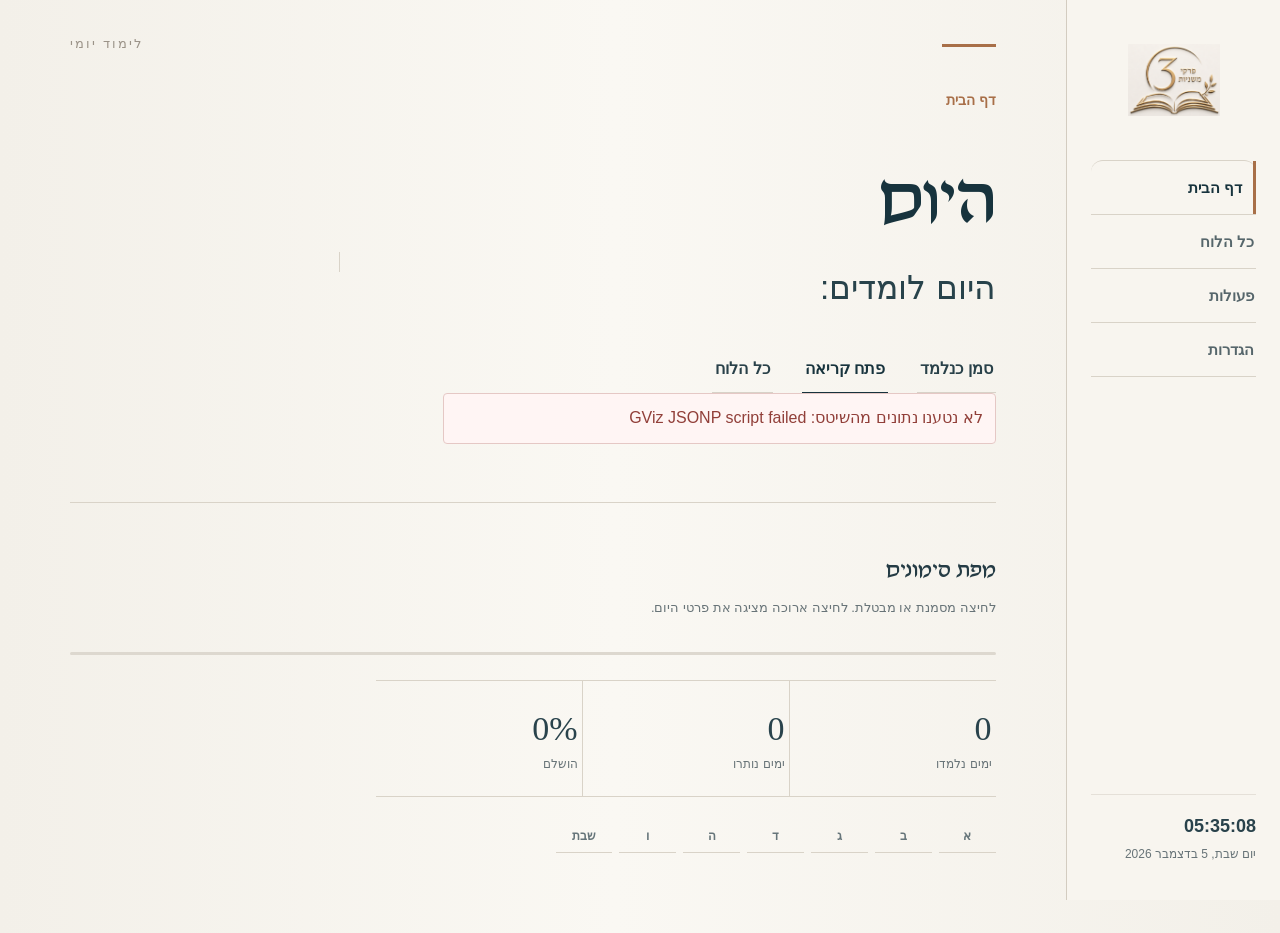
<file: preview-v23.html>
<!DOCTYPE html>
<html lang="he" dir="rtl">
<head>
<meta charset="UTF-8">
<meta name="viewport" content="width=device-width, initial-scale=1.0, viewport-fit=cover">
<meta name="theme-color" content="#f6f3ed">
<!-- BUILD: finished-editorial-workspace-v23 -->
<title>תצוגת v23 — לוח שנה למשניות משפחת זלצמן</title>
<link rel="manifest" href="manifest.webmanifest">
<meta name="mobile-web-app-capable" content="yes">
<meta name="apple-mobile-web-app-capable" content="yes">
<meta name="apple-mobile-web-app-title" content="לוח משניות">
<meta name="apple-mobile-web-app-status-bar-style" content="black-translucent">

<style>/* Visual system is loaded from the v23 stylesheet. */</style>

<link rel="stylesheet" href="app-v23.css?v=2">

<link rel="icon" href="site-icon-round.png">
<link rel="apple-touch-icon" href="site-icon-round.png">
<meta name="theme-color" content="#f6f3ed">

</head>
<body>
<div class="intro">
  <div class="intro-card">
    <img src="logo.png" alt="לוגו" class="intro-logo">
    <div class="intro-text-wrap">
      <h1>לוח שנה למשניות משפחת זלצמן</h1>
      <p id="introGreeting">ברוכים הבאים</p>
    </div>
  </div>
</div>

<header class="site-header">
  <div class="header-inner">
    <div class="brand brand-logo-only">
      <button type="button" class="header-logo-link" onclick="showPage('homePage')" aria-label="חזרה לדף הבית">
        <img src="header-logo.png" alt="לוגו עליון" class="header-logo">
      </button>
      <small id="topGreeting">ברוכים הבאים</small>
    </div>
    <nav class="tabs" aria-label="ניווט">
      <button class="tab active" data-page="homePage"><span class="nav-ico nav-home" aria-hidden="true"></span><span>דף הבית</span></button>
      <button class="tab" data-page="calendarPage"><span class="nav-ico nav-calendar" aria-hidden="true"></span><span>כל הלוח</span></button>
      <button class="tab" data-page="actionsPage"><span class="nav-ico nav-actions" aria-hidden="true"></span><span>פעולות</span></button>
      <button class="tab" data-page="settingsPage"><span class="nav-ico nav-settings" aria-hidden="true"></span><span>הגדרות</span></button>
    </nav>
    <div class="date-time" id="dateTime">--</div>
  </div>
</header>

<div class="app">
  <section class="page active" id="homePage">
    <div class="admin-message" id="adminMessageBox"></div>
    <button class="message-alert" id="messageAlert" onclick="openMessageModal()"></button>
    <div class="home-hero">
      <div class="home-main">
        <div class="home-kicker" id="homeKicker">דף הבית</div>
        <h2 id="homeTitle">היום</h2>
        <p class="home-learning" id="homeLearning">היום לומדים:</p>
        <div class="home-meta" id="homeMeta"></div><div class="loading-note" id="loadStatus">טוען נתונים מהגיליון...</div>
        <div class="actions-row">
          <button id="markTodayBtn" type="button" class="btn">סמן כנלמד</button>
          <button id="openTodayCalendarBtn" type="button" class="btn primary" onclick="openTodayReader()">פתח קריאה</button>
          <button id="homeCalendarBtn" type="button" class="btn" data-page="calendarPage">כל הלוח</button>
        </div>
      </div>
      <aside class="home-side">
        <div class="map-head"><div><h3>מפת סימונים</h3><p class="muted">לחיצה מסמנת או מבטלת. לחיצה ארוכה מציגה את פרטי היום.</p></div><button type="button" class="btn small map-toggle" onclick="toggleMapPanel()">הצג / הסתר</button></div>
        <div class="progress"><span id="progressFill"></span></div>
        <div class="stats">
          <div class="stat"><b id="doneCount">0</b><span>ימים נלמדו</span></div>
          <div class="stat"><b id="leftCount">0</b><span>ימים נותרו</span></div>
          <div class="stat"><b id="percentCount">0%</b><span>הושלם</span></div>
        </div>
        <div class="year-map" id="yearMap"></div>
      </aside>
    </div>
</section>

  <section class="page" id="calendarPage">
    <div class="panel">
      <div class="calendar-topline">
        <h3>כל הלוח</h3>
        <div class="calendar-quick-actions">
          <button class="btn primary" onclick="openTodayInCalendar()">היום</button>
          <div class="mobile-month-nav" aria-label="ניווט חודשים"><button type="button" class="btn month-step" onclick="mobileCalendarMonthStep(-1)">הקודם</button><button type="button" class="btn month-step" onclick="mobileCalendarMonthStep(1)">הבא</button></div><button class="btn" onclick="clearCalendarFilters()">נקה סינון</button>
        </div>
      </div>
      <div class="toolbar calendar-toolbar">
        <div class="calendar-search-wrap"><input class="search" id="search" placeholder="לדוגמה: סיוון, יום ראשון, ברכות, פרק א" oninput="renderCalendar()"><button type="button" class="search-clear-btn" onclick="clearCalendarSearch()" aria-label="נקה חיפוש">×</button></div>
        <select id="calendarMonthSelect" onchange="renderCalendar()">
          <option value="all">כל החודשים</option>
        </select>
        <label class="check-filter"><input type="checkbox" id="onlyUndoneFilter" onchange="renderCalendar()"> רק לא נלמדו</label>
      </div>
      <div id="calendar"></div>
    </div>
  </section>

  <section class="page" id="actionsPage">

    <div class="panel actions-clean-panel">
      <h3>פעולות</h3>
      <p class="muted">בחר פעולה מהרשימה.</p>

      <div class="action-tiles actions-grid-clean">

        <div class="action-tile action-tile-clean">
          <div>
            <div class="action-icon">✓</div>
            <h4>סימון מרוכז</h4>
            <p>סימון או ביטול סימון לפי שבוע או חודש.</p>
          </div>
          <button class="btn primary" onclick="openBulkModal()">פתח סימון מרוכז</button>
        </div>

        <div class="action-tile action-tile-clean">
          <div>
            <div class="action-icon">☷</div>
            <h4>הדפסה מעוצבת</h4>
            <p>ייצוא לוח מסודר ומעוצב לפי טווח תאריכים.</p>
          </div>
          <button class="btn primary" onclick="openPrintPicker()">פתח הדפסה מעוצבת</button>
        </div>

        <div class="action-tile action-tile-clean">
          <div>
            <div class="action-icon">↗</div>
            <h4>קישור לאתר</h4>
            <p>העתקת הקישור והדרכה להוספה לשולחן העבודה.</p>
          </div>
          <div class="tile-buttons">
            <button class="btn primary" onclick="copySiteLink()">העתק קישור</button>
            <button class="btn" onclick="showShortcutHelp()">איך מוסיפים?</button>
          </div>
        </div>

        <div class="action-tile action-tile-clean">
          <div>
            <div class="action-icon">✉</div>
            <h4>שליחת הודעה</h4>
            <p>שליחת הודעה למנהל דרך טופס מסודר.</p>
          </div>
          <button class="btn primary" onclick="openMessageFormBox()">פתח טופס שליחת הודעה</button>
        </div>

      </div>
    </div>

  </section>

  <section class="page" id="settingsPage">
    <div class="panel">
      <h3>הגדרות</h3>
      <p class="muted">ניהול השם, הסימונים, הגיבוי והתקנת האתר.</p>

      <div class="settings-boxes">
        <div class="settings-box">
          <span class="settings-real-icon settings-user-icon" aria-hidden="true"></span>
          <h4>שם המשתמש</h4>
          <div class="form-row">
            <label>השם שיופיע בדף הבית</label>
            <input id="nameInput" placeholder="הכנס שם">
            <button class="btn primary" onclick="saveName()">שמור שם</button>
          </div>
        </div>

        <div class="settings-box">
          <span class="settings-real-icon settings-save-icon" aria-hidden="true"></span>
          <h4>סימונים</h4>
          <p class="muted">איפוס או גיבוי הסימונים ששמורים בדפדפן הזה.</p>
          <div class="actions-row">
            <button class="btn danger" onclick="confirmResetProgress()">איפוס הסימונים שלי</button>
            <button class="btn" onclick="exportProgress()">ייצוא מצב</button>
<div class="settings-export-note">
  <b>מה זה יצוא הגדרות?</b><br>
  פעולה זו שומרת אצלך קובץ קטן עם ההגדרות והסימונים האישיים שלך, כדי שתוכל לגבות אותם או להעביר אותם למכשיר אחר. הקובץ לא נשלח אלינו.
</div>

          </div>
        </div>

        <div class="settings-box">
          <span class="settings-real-icon settings-import-icon" aria-hidden="true"></span>
          <h4>ייבוא גיבוי</h4>
          <p class="muted">הדבק כאן קוד גיבוי שהעתקת ממכשיר אחר.</p>
          <textarea id="progressImportBox" class="backup-box" placeholder="הדבק כאן קוד גיבוי"></textarea>
          <button class="btn primary" onclick="importProgress()">ייבוא סימונים</button>
        </div>

        <div class="settings-box">
          <span class="settings-real-icon settings-phone-icon" aria-hidden="true"></span>
          <h4>התקנה כאפליקציה</h4>
          <p class="muted">אפשר להוסיף את האתר למסך הבית. בדפדפן נתמך האתר ייפתח בצורה נקייה יותר כמו אפליקציה.</p>
          <button class="btn" onclick="showPwaHelp()">איך מתקינים?</button>
        </div>

      </div>
    </div>
  </section>
</div>

<div class="modal" id="modal" onclick="if(event.target.id==='modal') closeModal()">
  <div class="modal-box">
    <div class="modal-head">
      <h2 id="modalTitle"></h2>
      <button class="close" onclick="closeModal()">×</button>
    </div>
    <div id="modalBody"></div>
    <div class="actions-row">
      <button class="btn primary" id="modalDoneBtn">סמן כנלמד</button>
      <button class="btn" onclick="closeModal()">סגור</button>
    </div>
  </div>
</div>



<div class="modal" id="bulkModal" onclick="if(event.target.id==='bulkModal') closeBulkModal()">
  <div class="modal-box">
    <div class="modal-head">
      <h2>סימון מרוכז</h2>
      <button class="close" onclick="closeBulkModal()">×</button>
    </div>

    <div class="form-grid">
      <div class="form-row">
        <label>בחר שבוע לפי פרשה / שבת</label>
        <select id="weekSelectModal"></select>
        <div class="actions-row">
          <button class="btn primary" onclick="markRangeFromModal('week', true)">סמן שבוע כנלמד</button>
          <button class="btn danger" onclick="markRangeFromModal('week', false)">בטל סימון שבוע</button>
        </div>
      </div>

      <div class="form-row">
        <label>בחר חודש עברי</label>
        <select id="monthSelectModal"></select>
        <div class="actions-row">
          <button class="btn primary" onclick="markRangeFromModal('month', true)">סמן חודש כנלמד</button>
          <button class="btn danger" onclick="markRangeFromModal('month', false)">בטל סימון חודש</button>
        </div>
      </div>
    </div>

    <div class="actions-row">
      <button class="btn danger" onclick="confirmResetProgress()">איפוס כל הסימונים</button>
      <button class="btn" onclick="closeBulkModal()">סגור</button>
    </div>
  </div>
</div>


<div class="modal" id="messageFormModal" onclick="if(event.target.id==='messageFormModal') closeMessageFormBox()">
  <div class="modal-box message-form-modal-box">
    <div class="modal-head">
      <h2>שליחת הודעה למנהל</h2>
      <button class="close" onclick="closeMessageFormBox()">×</button>
    </div>

    <div class="form-embed-wrap modal-form-embed">
      <iframe
        class="google-form-frame"
        src="https://docs.google.com/forms/d/e/1FAIpQLSe4UbWZiPFnvy5jqcv0p5TVCIIKytLv7KLfmInb0iANTIyzvA/viewform?embedded=true"
        frameborder="0"
        marginheight="0"
        marginwidth="0"
        loading="lazy">טוען…</iframe>
    </div>

    <div class="actions-row">
      <a class="btn" href="https://docs.google.com/forms/d/e/1FAIpQLSe4UbWZiPFnvy5jqcv0p5TVCIIKytLv7KLfmInb0iANTIyzvA/viewform" target="_blank" rel="noopener">פתח בחלון נפרד</a>
      <button class="btn" onclick="closeMessageFormBox()">סגור</button>
    </div>
  </div>
</div>







<div id="printPicker" onclick="if(event.target.id==='printPicker') closePrintPicker()">
  <div class="print-picker-box">
    <h3>הדפסה מעוצבת</h3>
    <div class="form-grid">
      <div class="form-row">
        <label>סוג הדפסה</label>
        <select id="printMode" onchange="syncPrintMode()">
          <option value="range">טווח תאריכים</option>
          <option value="day">יום אחד</option>
          <option value="week">שבוע</option>
          <option value="month">חודש עברי</option>
          <option value="tractate">לפי מסכת</option>
        </select>
<div class="print-mode-tiles" id="printModeTiles" aria-label="בחירת סוג הדפסה">
  <button type="button" class="print-mode-tile active" data-print-mode="range" onclick="setPrintModeTile('range')">
    <b>טווח</b><span>מתאריך עד תאריך</span>
  </button>
  <button type="button" class="print-mode-tile" data-print-mode="day" onclick="setPrintModeTile('day')">
    <b>יום אחד</b><span>בחירת יום בודד</span>
  </button>
  <button type="button" class="print-mode-tile" data-print-mode="week" onclick="setPrintModeTile('week')">
    <b>שבוע</b><span>שבוע מלא</span>
  </button>
  <button type="button" class="print-mode-tile" data-print-mode="month" onclick="setPrintModeTile('month')">
    <b>חודש</b><span>חודש עברי</span>
  </button>
  <button type="button" class="print-mode-tile" data-print-mode="tractate" onclick="setPrintModeTile('tractate')">
    <b>מסכת</b><span>לפי מסכת</span>
  </button>
</div>

      </div>
      <div class="form-row" id="printStartRow">
        <label>מתאריך</label>
        <select id="printStart"></select>
      </div>
      <div class="form-row" id="printEndRow">
        <label>עד תאריך</label>
        <select id="printEnd"></select>
      </div>
      <div class="form-row" id="printMonthRow" style="display:none">
        <label>בחר חודש</label>
        <select id="printMonthSelect"></select>
      </div>
      <div class="form-row" id="printTractateRow" style="display:none">
        <label>בחר מסכת</label>
        <select id="printTractateSelect"></select>
      </div>
    </div>
    <div class="actions-row">
      
<button type="button" class="btn print-mobile-alt-btn" onclick="openPrintPreviewPage()">
  פתח תצוגת הדפסה בדף חדש
</button>
<p class="print-mobile-hint">
  בסמארטפון שמירה ל־PDF לא תמיד עובדת טוב. הכפתור הזה פותח דף נקי שאפשר לשמור, לשתף או להדפיס ממנו.
</p>
<button class="btn primary" onclick="printSelectedRange()">ייצא / הדפס</button>
      <button class="btn" onclick="closePrintPicker()">סגור</button>
    </div>
  </div>
</div>

<div id="printArea"></div>
<div class="toast" id="toast">הפעולה בוצעה</div>
<button type="button" class="mobile-floating-today" onclick="openTodayInCalendar()">היום</button>

<script>
const SHEET_CSV_URL = "https://docs.google.com/spreadsheets/d/e/2PACX-1vTx69XyjxtuKeYCHbCdaDlgVnaaCdChrgy5WYMn0daPPNdD-HVV0VQNBseqWfwoSvYIXcG5Pu6hYBlD/pub?output=csv";
const SHEET_CSV_URLS = [
  "https://docs.google.com/spreadsheets/d/e/2PACX-1vTx69XyjxtuKeYCHbCdaDlgVnaaCdChrgy5WYMn0daPPNdD-HVV0VQNBseqWfwoSvYIXcG5Pu6hYBlD/pub?output=csv",
  "https://docs.google.com/spreadsheets/d/e/2PACX-1vTx69XyjxtuKeYCHbCdaDlgVnaaCdChrgy5WYMn0daPPNdD-HVV0VQNBseqWfwoSvYIXcG5Pu6hYBlD/pub?gid=0&single=true&output=csv",
  "https://docs.google.com/spreadsheets/d/e/2PACX-1vTx69XyjxtuKeYCHbCdaDlgVnaaCdChrgy5WYMn0daPPNdD-HVV0VQNBseqWfwoSvYIXcG5Pu6hYBlD/gviz/tq?tqx=out:csv"
];
const MESSAGES_CSV_URL = "https://docs.google.com/spreadsheets/d/e/2PACX-1vTx69XyjxtuKeYCHbCdaDlgVnaaCdChrgy5WYMn0daPPNdD-HVV0VQNBseqWfwoSvYIXcG5Pu6hYBlD/pub?gid=1071009578&single=true&output=csv";
let DATA = [];
const FALLBACK_DATA = [];
let ADMIN_MESSAGES = [];
const STORAGE_PREFIX = "zaltsman_mishnayos_";
const MISHNA_FILES = {
  "ברכות": "MZ_BRAHOT_L1.txt",
  "פאה": "MZ_PEAA_L1.txt",
  "דמאי": "MZ_DEMAY_L1.txt",
  "כלאים": "MZ_KILAIIM_L1.txt",
  "שביעית": "MZ_SHVIIT_L1.txt",
  "תרומות": "MZ_TRUMOT_L1.txt",
  "מעשרות": "MZ_MEASROT_L1.txt",
  "מעשר שני": "MZ_MEASER_SHENI_L1.txt",
  "חלה": "MZ_HALA_L1.txt",
  "ערלה": "MZ_ORLA_L1.txt",
  "ביכורים": "MZ_BIKURIM_L1.txt"
};
let MISHNA_CACHE = {};
function localIsoDate(date = new Date()){
  const y = date.getFullYear();
  const m = String(date.getMonth()+1).padStart(2,"0");
  const d = String(date.getDate()).padStart(2,"0");
  return `${y}-${m}-${d}`;
}
const todayIsoReal = localIsoDate();
let currentToday = null;
let deferredInstallPrompt = null;

function $(id){return document.getElementById(id)}
function getDone(){try{return JSON.parse(localStorage.getItem(STORAGE_PREFIX+"done")||"{}")}catch(e){return {}}}
function setDone(obj){localStorage.setItem(STORAGE_PREFIX+"done", JSON.stringify(obj))}
function getName(){return localStorage.getItem(STORAGE_PREFIX+"name") || "משתמש"}

function doneButtonText(idx){
  return getDone()[idx] ? "בטל סימון" : "סמן כנלמד";
}
function setDoneButtonText(btn, idx){
  if(btn) btn.textContent = doneButtonText(idx);
}

function showToast(msg="הפעולה בוצעה"){const t=$("toast");t.textContent=msg;t.classList.add("show");clearTimeout(window.__toast);window.__toast=setTimeout(()=>t.classList.remove("show"),1800)}
function escapeHtml(s){return String(s).replace(/[&<>"']/g, m=>({"&":"&amp;","<":"&lt;",">":"&gt;","\"":"&quot;","'":"&#039;"}[m]))}

function flashDoneChange(idx){
  setTimeout(()=>{
    document.querySelectorAll(`[data-day-idx="${idx}"]`).forEach(el=>{
      el.classList.remove("done-pop");
      void el.offsetWidth;
      el.classList.add("done-pop");
    });
  }, 80);
}

function parseCSV(text){
  const rows = [];
  let row = [], cell = "", inQuotes = false;
  for(let i=0;i<text.length;i++){
    const c=text[i], n=text[i+1];
    if(c === '"' && inQuotes && n === '"'){ cell += '"'; i++; continue; }
    if(c === '"'){ inQuotes = !inQuotes; continue; }
    if(c === "," && !inQuotes){ row.push(cell); cell=""; continue; }
    if((c === "\n" || c === "\r") && !inQuotes){
      if(c === "\r" && n === "\n") i++;
      row.push(cell); cell="";
      if(row.some(v=>String(v).trim() !== "")) rows.push(row);
      row=[];
      continue;
    }
    cell += c;
  }
  row.push(cell);
  if(row.some(v=>String(v).trim() !== "")) rows.push(row);
  return rows;
}


function formatMessageText(s){
  return escapeHtml(s || "")
    .replace(/\*\*(.*?)\*\*/g, "<strong>$1</strong>")
    .replace(/\n/g, "<br>");
}

function extractAdminMessages(rows){
  ADMIN_MESSAGES = [];
  if(!rows || !rows.length) return;

  const header = rows[0].map(x=>String(x||"").trim());
  const titleCol = header.indexOf("כותרת");
  const msgCol = header.indexOf("הודעה");
  const activeCol = header.indexOf("פעיל");
  const dateCol = header.indexOf("תאריך");

  // חשוב: לא להציג הודעות משתמשים רגילות בדף הבית.
  // הודעת מנהל תזוהה רק אם יש עמודת "פעיל" או עמודת "כותרת".
  if(msgCol < 0) return;
  if(activeCol < 0 && titleCol < 0) return;

  rows.slice(1).forEach(r=>{
    const msg = String(r[msgCol] || "").trim();
    if(!msg) return;

    const active = activeCol >= 0 ? String(r[activeCol] || "").trim() : "כן";
    if(active && !["כן","TRUE","true","1","פעיל"].includes(active)) return;

    ADMIN_MESSAGES.push({
      title: titleCol >= 0 ? String(r[titleCol] || "").trim() : "",
      message: msg,
      date: dateCol >= 0 ? String(r[dateCol] || "").trim() : ""
    });
  });
}
function renderAdminMessage(){
  const oldBox = $("adminMessageBox");
  if(oldBox){
    oldBox.classList.remove("show");
    oldBox.innerHTML = "";
  }
  const alert = $("messageAlert");
  if(!alert) return;
  const item = ADMIN_MESSAGES && ADMIN_MESSAGES[0];
  if(!item || !item.message){
    alert.classList.remove("show");
    alert.innerHTML = "";
    return;
  }
  alert.innerHTML = `<span><span class="message-alert-title">יש הודעה חדשה</span><br><small>${escapeHtml(item.title || "לחץ לקריאה")}</small></span><span>פתח</span>`;
  alert.classList.add("show");
}


async function loadMessagesData(){
  try{
    const bust = (MESSAGES_CSV_URL.includes("?") ? "&" : "?") + "cacheBust=" + Date.now();
    const res = await fetch(MESSAGES_CSV_URL + bust, {cache:"no-store"});
    if(!res.ok) throw new Error("שגיאת טעינת הודעות");
    const text = await res.text();
    const rows = parseCSV(text);
    extractAdminMessages(rows);
    renderAdminMessage();
  }catch(err){
    console.error("Messages load error:", err);
    ADMIN_MESSAGES = [];
    renderAdminMessage();
  }
}

function normalizeSheetRows(rows){
  if(!rows || !rows.length) return [];
  const first = rows[0].map(x=>String(x||"").trim());
  const headerNames = ["תאריך עברי","עברי","יום","יום / פרשה","יום ופרשה","פרשה","הספק","פרקים","משניות","לימוד","תאריך לועזי","לועזי","date","Date"];
  const hasHeader = first.some(x => headerNames.includes(x));
  const body = hasHeader ? rows.slice(1) : rows;
  const header = hasHeader ? first : [];
  function col(names, fallback){
    for(const name of names){
      const idx = header.indexOf(name);
      if(idx >= 0) return idx;
    }
    return fallback;
  }
  const hdateCol = col(["תאריך עברי","עברי"], 0);
  const dayCol = col(["יום","יום / פרשה","יום ופרשה","פרשה"], 1);
  const chaptersCol = col(["הספק","פרקים","משניות","לימוד"], 2);
  const isoCol = col(["תאריך לועזי","לועזי","date","Date"], -1);
  const startDate = new Date("2026-04-13T12:00:00");
  return body.map((r,i)=>{
    const hdate = String(r[hdateCol] || "").trim();
    const day = String(r[dayCol] || "").trim();
    const chapters = String(r[chaptersCol] || "").trim();
    let iso = isoCol >= 0 ? String(r[isoCol] || "").trim() : "";
    if(!iso){
      const d = new Date(startDate);
      d.setDate(startDate.getDate()+i);
      iso = d.toISOString().slice(0,10);
    }
    return {idx:i+1, iso, hdate, day, chapters};
  }).filter(x=>x.hdate || x.day || x.chapters);
}




function bindHomeButtons(){
  const markBtn = $("markTodayBtn");
  if(markBtn && !markBtn.dataset.bound){
    markBtn.dataset.bound = "1";
    markBtn.addEventListener("click", function(e){
      e.preventDefault();
      e.stopPropagation();
      markToday();
    });
  }

  document.querySelectorAll("[data-page]").forEach(btn=>{
    if(!btn.dataset.pageBound){
      btn.dataset.pageBound = "1";
      btn.addEventListener("click", function(e){
        e.preventDefault();
        const target = btn.dataset.page;
        if(target) showPage(target);
      });
    }
  });
}



function useFallbackData(){
  DATA = [];
  currentToday = null;
  refresh();
  const status = $("loadStatus");
  if(status){
    status.textContent = "לא נטענו נתונים מהשיטס. בדוק שהגיליון מפורסם כ-CSV.";
    status.className = "error-note";
    status.style.display = "block";
  }
}




const SHEET_GVIZ_URL = "https://docs.google.com/spreadsheets/d/e/2PACX-1vTx69XyjxtuKeYCHbCdaDlgVnaaCdChrgy5WYMn0daPPNdD-HVV0VQNBseqWfwoSvYIXcG5Pu6hYBlD/gviz/tq";

function gvizTableToRows(table){
  const cols = (table.cols || []).map(c => c.label || c.id || "");
  const body = (table.rows || []).map(r => (r.c || []).map(c => {
    if(!c) return "";
    if(typeof c.f === "string" && c.f.trim()) return c.f;
    if(c.v == null) return "";
    return String(c.v);
  }));
  return [cols].concat(body);
}

function loadGvizJsonp(){
  return new Promise((resolve, reject) => {
    const cbName = "__mishnaGvizCb_" + Date.now() + "_" + Math.floor(Math.random()*10000);
    const script = document.createElement("script");
    const timeout = setTimeout(() => {
      cleanup();
      reject(new Error("GViz JSONP timeout"));
    }, 12000);

    function cleanup(){
      clearTimeout(timeout);
      script.remove();
      try{ delete window[cbName]; }catch(e){ window[cbName] = undefined; }
    }

    window[cbName] = function(response){
      try{
        cleanup();
        if(!response || response.status === "error"){
          reject(new Error("GViz returned error"));
          return;
        }
        resolve(gvizTableToRows(response.table || {}));
      }catch(err){
        cleanup();
        reject(err);
      }
    };

    script.onerror = function(){
      cleanup();
      reject(new Error("GViz JSONP script failed"));
    };

    script.src = SHEET_GVIZ_URL + "?tqx=responseHandler:" + cbName + "&tq=" + encodeURIComponent("select *");
    document.head.appendChild(script);
  });
}

async function fetchFirstWorkingCsv(urls){
  let lastError = null;
  for(const url of urls){
    try{
      const res = await fetch(url, { cache: "reload", redirect: "follow" });
      if(!res.ok) throw new Error("HTTP " + res.status + " בכתובת " + url);
      const text = await res.text();
      if(!text || !text.trim()) throw new Error("CSV ריק בכתובת " + url);
      if(text.trim().startsWith("<")) throw new Error("התקבל HTML במקום CSV בכתובת " + url);
      return { text, url };
    }catch(err){
      lastError = err;
      console.error("CSV load attempt failed:", url, err);
    }
  }
  throw lastError || new Error("לא נמצאה כתובת CSV תקינה");
}





async function loadSheetData(){
  const status = $("loadStatus");
  if(status){
    status.className = "loading-note";
    status.style.display = "block";
    status.textContent = "טוען נתונים מהגיליון...";
  }

  try{
    let rows = [];
    let loadedFrom = "";

    try{
      const result = await fetchFirstWorkingCsv(SHEET_CSV_URLS);
      rows = parseCSV(result.text);
      loadedFrom = "CSV";
    }catch(csvErr){
      console.warn("CSV fetch failed, trying GViz JSONP:", csvErr);
      if(status) status.textContent = "CSV נחסם, מנסה טעינה חלופית מהשיטס...";
      rows = await loadGvizJsonp();
      loadedFrom = "JSONP";
    }

    if(!rows || !rows.length){
      throw new Error("התקבל קובץ ריק מהשיטס");
    }

    const normalized = normalizeSheetRows(rows);

    if(!normalized || !normalized.length){
      console.error("Rows received but not normalized:", rows.slice(0,10));
      throw new Error("השיטס נטען, אבל מבנה העמודות לא זוהה");
    }

    DATA = normalized;
    currentToday = DATA.find(x=>x.iso===todayIsoReal) || DATA[0];

    try{
      setupActions();
      setupPrintSelects();
      setupCalendarControls(true);
      refresh();
    }catch(renderErr){
      console.error("Display/render error after sheet load:", renderErr);
      if(status){
        status.textContent = "הנתונים נטענו, אבל הייתה שגיאת תצוגה באתר: " + (renderErr && renderErr.message ? renderErr.message : "שגיאה לא ידועה");
        status.className = "error-note";
        status.style.display = "block";
      }
      return;
    }

    try{
      await loadMessagesData();
    }catch(err){
      console.error("Messages load error:", err);
    }

    if(status){
      status.className = "loading-note";
      status.textContent = "הנתונים נטענו מהשיטס";
      setTimeout(()=>{ status.style.display="none"; }, 1000);
    }
    console.log("Main sheet loaded from:", loadedFrom, "Rows:", DATA.length);
  }catch(err){
    console.error("Sheet load error:", err);
    DATA = [];
    currentToday = null;
    try{ refresh(); }catch(e){ console.error("Refresh after failure error:", e); }
    if(status){
      status.textContent = "לא נטענו נתונים מהשיטס: " + (err && err.message ? err.message : "שגיאה לא ידועה");
      status.className = "error-note";
      status.style.display = "block";
    }
  }
}

function greeting(){
  const h = new Date().getHours();
  if(h>=5 && h<12) return "בוקר טוב";
  if(h>=12 && h<17) return "צהריים טובים";
  if(h>=17 && h<22) return "ערב טוב";
  return "לילה טוב";
}
function updateGreeting(){
  const name=getName();
  $("introGreeting").textContent = `${greeting()}, ${name}`;
  $("topGreeting").textContent = `${greeting()}, ${name}`;
}
function updateClock(){
  const now = new Date();
  const date = now.toLocaleDateString("he-IL", {weekday:"long", year:"numeric", month:"long", day:"numeric"});
  const time = now.toLocaleTimeString("he-IL", {hour:"2-digit", minute:"2-digit", second:"2-digit"});
  $("dateTime").innerHTML = `<b>${time}</b><small>${date}</small>`;
}
setInterval(updateClock,1000);
function displayDate(item){return `${item.hdate} · ${new Date(item.iso).toLocaleDateString("he-IL")}`}
function dayText(item){return `${item.day} · ${displayDate(item)}`}
function hebrewMonth(hdate){
  const s = String(hdate || "");
  const months = ["ניסן","אייר","סיוון","סיון","תמוז","אב","אלול","תשרי","חשון","מרחשון","כסלו","טבת","שבט","אדר"];
  for(const m of months){
    if(s.includes(m)) return m === "סיון" ? "סיוון" : m;
  }
  return "ללא חודש";
}
function cleanWeekName(day){return String(day).replace(/^שבת\s*[–-]?\s*/,'').trim()}

function showPage(id){
  const page = $(id);
  if(!page){
    console.error("Page not found:", id);
    showToast("הדף לא נמצא");
    return;
  }
  document.querySelectorAll(".page").forEach(p=>p.classList.remove("active"));
  document.querySelectorAll(".tab").forEach(t=>t.classList.toggle("active", t.dataset.page===id));
  page.classList.add("active");
  try{ window.scrollTo({top:0,behavior:"smooth"}); }catch(e){ window.scrollTo(0,0); }
  if(id==="calendarPage") renderCalendar();
}

document.querySelectorAll(".tab").forEach(t=>t.addEventListener("click",()=>showPage(t.dataset.page)));


function renderToday(){
  if(!DATA.length || !currentToday) return;
  const item=currentToday;
  $("homeKicker").textContent = dayText(item);
  $("homeTitle").textContent = `${greeting()}, ${getName()}`;
  $("homeLearning").textContent = `היום לומדים: ${item.chapters}`;
  $("homeMeta").textContent = `יום ${item.idx} מתוך ${DATA.length}`;
  setDoneButtonText($("markTodayBtn"), item.idx);
  if($("homeMiniToday")) $("homeMiniToday").textContent = `${dayText(item)} · ${item.chapters}`;
  const done = getDone();
  const total = DATA.length || 0;
  const count = Object.keys(done).filter(k=>DATA.some(x=>String(x.idx)===String(k))).length;
  if($("homeMiniProgress")) $("homeMiniProgress").textContent = total ? `${count} מתוך ${total} ימים סומנו` : "עדיין אין נתונים.";
}

function renderTodayMobilePolished(){
  if(!DATA.length || !currentToday) return;
  const item = currentToday;
  $("homeKicker").textContent = dayText(item);
  $("homeTitle").textContent = `${greeting()}, ${getName()}`;
  $("homeLearning").innerHTML = `<span>היום לומדים</span><strong>${escapeHtml(item.chapters)}</strong>`;
  $("homeMeta").textContent = "";
  setDoneButtonText($("markTodayBtn"), item.idx);
}

function makeCard(item){
  const done = !!getDone()[item.idx];
  const isToday = currentToday && item.idx===currentToday.idx;
  return `<article class="card ${done?'done':''} ${isToday?'today':''}" data-day-idx="${item.idx}">
    <h4>${isToday?'היום · ':''}${escapeHtml(item.day)}</h4>
    <div class="mini">${escapeHtml(displayDate(item))}</div>
    <p style="margin-top:10px">${escapeHtml(item.chapters)}</p>
    <div class="card-buttons">
      <button class="btn small primary" type="button" onclick="openDay(${item.idx})">פתח את היום</button>
      <button class="btn small" type="button" onclick="toggleDone(${item.idx})">${done?'בטל סימון':'סמן כנלמד'}</button>
    </div>
  </article>`;
}


function weekdayIndex(item){
  const s = String(item.day || "");
  if(s.includes("ראשון")) return 0;
  if(s.includes("שני")) return 1;
  if(s.includes("שלישי")) return 2;
  if(s.includes("רביעי")) return 3;
  if(s.includes("חמישי")) return 4;
  if(s.includes("שישי")) return 5;
  if(s.includes("שבת")) return 6;
  return new Date(item.iso).getDay();
}
function buildCalendarWeeks(items){
  const weeks = [];
  let current = new Array(7).fill(null);
  items.forEach(item=>{
    const idx = weekdayIndex(item);
    if(idx === 0 && current.some(Boolean)){
      weeks.push(current);
      current = new Array(7).fill(null);
    }
    if(current[idx]){
      weeks.push(current);
      current = new Array(7).fill(null);
    }
    current[idx] = item;
    if(idx === 6){
      weeks.push(current);
      current = new Array(7).fill(null);
    }
  });
  if(current.some(Boolean)) weeks.push(current);
  return weeks;
}


function renderCalendar(){
  const cal = $("calendar");
  if(!cal) return;
  if(!DATA.length){
    cal.innerHTML = '<p class="muted">טוען נתונים...</p>';
    return;
  }

  setupCalendarControls(false);

  const q = ($("search")?.value || "").trim();
  const monthValue = $("calendarMonthSelect")?.value || "all";
  const onlyUndone = !!$("onlyUndoneFilter")?.checked;
  const done = getDone();

  let rows = DATA.filter(x => {
    const textOk = !q || [x.idx,x.iso,x.hdate,x.day,x.chapters].join(" ").includes(q);
    const monthOk = monthValue === "all" || hebrewMonth(x.hdate) === monthValue;
    const undoneOk = !onlyUndone || !done[x.idx];
    return textOk && monthOk && undoneOk;
  });

  const groups = {};
  rows.forEach(x=>{
    const key = hebrewMonth(x.hdate) || "ללא חודש";
    (groups[key] ||= []).push(x);
  });

  const weekNames = ["ראשון","שני","שלישי","רביעי","חמישי","שישי","שבת"];

  function cell(x){
    if(!x) return `<td><div class="calendar-cell empty"></div></td>`;
    const isToday = currentToday && x.idx===currentToday.idx;
    const isDone = !!done[x.idx];
    return `<td>
      <div class="calendar-cell ${isToday?'today':''} ${isDone?'done':''}" data-day-idx="${x.idx}">
        <h4>${escapeHtml(x.day || "יום")}</h4>
        <small>${escapeHtml(x.hdate)}</small>
        <p>${escapeHtml(x.chapters)}</p>
        <div class="card-buttons">
          <button class="btn small primary" type="button" onclick="openDay(${x.idx})">פתח</button>
          <button class="btn small" type="button" onclick="toggleDone(${x.idx})">${isDone?'בטל סימון':'סמן כנלמד'}</button>
        </div>
      </div>
    </td>`;
  }

  cal.innerHTML = Object.entries(groups).map(([month,items])=>{
    const weeks = buildCalendarWeeks(items);
    return `<section class="calendar-month" data-month="${escapeHtml(month)}">
      <h3 class="calendar-month-title">${escapeHtml(month)}</h3>
      <div class="calendar-scroll">
        <table class="calendar-table">
          <thead><tr>${weekNames.map(d=>`<th>${d}</th>`).join("")}</tr></thead>
          <tbody>
            ${weeks.map(w=>`<tr>${w.map(cell).join("")}</tr>`).join("")}
          </tbody>
        </table>
      </div>
    </section>`;
  }).join("") || `<p class="muted">לא נמצאו תוצאות.</p>`;
}


function setupCalendarControls(force){
  const sel = $("calendarMonthSelect");
  if(!sel || !DATA.length) return;

  const current = sel.value || "all";
  const months = [];
  DATA.forEach(x=>{
    const m = hebrewMonth(x.hdate) || "ללא חודש";
    if(!months.includes(m)) months.push(m);
  });

  const options = `<option value="all">כל החודשים</option>` + months.map(m=>`<option value="${escapeHtml(m)}">${escapeHtml(m)}</option>`).join("");
  if(force || sel.dataset.loadedMonths !== months.join("|")){
    sel.innerHTML = options;
    sel.dataset.loadedMonths = months.join("|");

    const todayMonth = currentToday ? (hebrewMonth(currentToday.hdate) || "ללא חודש") : "";
    if(!localStorage.getItem(STORAGE_PREFIX+"calendarMonthTouched") && todayMonth){
      sel.value = todayMonth;
    }else{
      sel.value = months.includes(current) || current==="all" ? current : "all";
    }
  }

  if(!sel.dataset.bound){
    sel.dataset.bound = "1";
    sel.addEventListener("change", ()=>localStorage.setItem(STORAGE_PREFIX+"calendarMonthTouched","1"));
  }
}

function clearCalendarFilters(){
  if($("search")) $("search").value = "";
  if($("calendarMonthSelect")) $("calendarMonthSelect").value = "all";
  if($("onlyUndoneFilter")) $("onlyUndoneFilter").checked = false;
  localStorage.setItem(STORAGE_PREFIX+"calendarMonthTouched","1");
  renderCalendar();
}

function clearCalendarSearch(){
  const search = $("search");
  if(search) search.value = "";
  renderCalendar();
  if(search) search.focus();
}

function mobileCalendarMonthStep(delta){
  const sel = $("calendarMonthSelect");
  if(!sel || !sel.options.length) return;
  setupCalendarControls(true);
  const options = Array.from(sel.options).map(o=>o.value);
  const months = options.filter(v=>v && v !== "all");
  if(!months.length) return;
  let current = sel.value;
  if(!current || current === "all"){
    current = currentToday ? (hebrewMonth(currentToday.hdate) || months[0]) : months[0];
  }
  let idx = months.indexOf(current);
  if(idx < 0) idx = 0;
  idx = Math.max(0, Math.min(months.length - 1, idx + delta));
  sel.value = months[idx];
  localStorage.setItem(STORAGE_PREFIX+"calendarMonthTouched","1");
  renderCalendar();
}

function openTodayInCalendar(){
  if(!DATA.length){
    showToast("הנתונים עדיין נטענים מהשיטס");
    return;
  }
  const item = currentToday || DATA.find(x=>x.iso===todayIsoReal) || DATA[0];
  if(!item){
    showToast("לא נמצא היום הנוכחי");
    return;
  }
  showPage("calendarPage");
  const month = hebrewMonth(item.hdate) || "ללא חודש";
  if($("calendarMonthSelect")){
    setupCalendarControls(true);
    $("calendarMonthSelect").value = month;
    localStorage.setItem(STORAGE_PREFIX+"calendarMonthTouched","1");
  }
  if($("onlyUndoneFilter")) $("onlyUndoneFilter").checked = false;
  renderCalendar();
  setTimeout(()=>{
    const cell = document.querySelector(`[data-day-idx="${item.idx}"]`);
    if(cell){
      cell.scrollIntoView({behavior:"smooth", block:"center", inline:"center"});
      cell.classList.add("focus-today");
      setTimeout(()=>cell.classList.remove("focus-today"),1600);
    }
  },120);
}

function toggleMapPanel(){
  const side = document.querySelector(".home-side");
  if(!side) return;
  side.classList.toggle("map-collapsed");
}



function setPrintModeTile(mode){
  const select = $("printMode");
  if(select){
    select.value = mode;
  }
  document.querySelectorAll(".print-mode-tile").forEach(btn=>{
    btn.classList.toggle("active", btn.dataset.printMode === mode);
  });
  syncPrintMode();
}

function syncPrintModeTiles(){
  const select = $("printMode");
  const mode = select ? select.value : "range";
  document.querySelectorAll(".print-mode-tile").forEach(btn=>{
    btn.classList.toggle("active", btn.dataset.printMode === mode);
  });
}

function syncPrintMode(){
  setTimeout(syncPrintModeTiles,0);
  const mode = $("printMode")?.value || "range";
  const startRow = $("printStartRow");
  const endRow = $("printEndRow");
  const monthRow = $("printMonthRow");
  const tractateRow = $("printTractateRow");

  if(startRow) startRow.style.display = ["range","day","week"].includes(mode) ? "" : "none";
  if(endRow) endRow.style.display = mode === "range" ? "" : "none";
  if(monthRow) monthRow.style.display = mode === "month" ? "" : "none";
  if(tractateRow) tractateRow.style.display = mode === "tractate" ? "" : "none";
}



function getPrintRowsByMode(){
  const startEl = $("printStart"), endEl = $("printEnd");
  if(!DATA.length) return [];
  const mode = $("printMode")?.value || "range";
  const startIdx = Number(startEl?.value || (currentToday?.idx || DATA[0].idx));
  const startItem = DATA.find(x=>Number(x.idx)===startIdx) || currentToday || DATA[0];

  if(mode === "day") return [startItem];

  if(mode === "week"){
    const start = Math.max(1, startItem.idx - printDayIndex(startItem));
    const end = start + 6;
    return DATA.filter(x=>x.idx>=start && x.idx<=end);
  }

  if(mode === "month"){
    const selected = $("printMonthSelect")?.value || (hebrewMonth(startItem.hdate) || "ללא חודש");
    return DATA.filter(x=>(hebrewMonth(x.hdate) || "ללא חודש") === selected);
  }

  if(mode === "tractate"){
    const selected = $("printTractateSelect")?.value || "";
    if(!selected) return [];
    return DATA.filter(x=>extractTractatesFromChapters(x.chapters).includes(selected));
  }

  let a = Number(startEl?.value || startItem.idx), b = Number(endEl?.value || a);
  if(a > b){ const t=a; a=b; b=t; }
  return DATA.filter(x=>x.idx>=a && x.idx<=b);
}



function confirmResetProgress(){
  if(!confirm("אתה בטוח? פעולה זו תמחק את כל הסימונים שנשמרו במכשיר הזה.")) return;
  localStorage.removeItem(STORAGE_PREFIX + "done");
  localStorage.removeItem(STORAGE_PREFIX + "progress");
  refresh();
  showToast("הסימונים אופסו");
}

function exportProgress(){
  const payload = {
    version:1,
    createdAt:new Date().toISOString(),
    done:getDone(),
    name:getName()
  };
  const code = btoa(unescape(encodeURIComponent(JSON.stringify(payload))));
  $("modalTitle").textContent = "ייצוא מצב סימונים";
  $("modalBody").innerHTML = `
    <p class="muted">העתק את הקוד ושמור אותו. אפשר לייבא אותו במכשיר אחר.</p>
    <textarea class="backup-box" readonly onclick="this.select()">${code}</textarea>
  `;
  $("modalDoneBtn").textContent = "סגור";
  $("modalDoneBtn").onclick = closeModal;
  $("modal").classList.add("open");
}

function importProgress(){
  const box = $("progressImportBox");
  const raw = (box?.value || "").trim();
  if(!raw){
    showToast("לא הוזן קוד גיבוי");
    return;
  }
  try{
    const payload = JSON.parse(decodeURIComponent(escape(atob(raw))));
    if(!payload || !payload.done || typeof payload.done !== "object" || Array.isArray(payload.done)) throw new Error("bad payload");
    const validIds = new Set(DATA.map(x=>String(x.idx)));
    const cleanDone = {};
    Object.keys(payload.done).forEach(id=>{
      if(validIds.has(String(id)) && payload.done[id] === true) cleanDone[id] = true;
    });
    setDone(cleanDone);
    if(typeof payload.name === "string" && payload.name.trim()){
      localStorage.setItem(STORAGE_PREFIX+"name", payload.name.trim().slice(0,60));
    }
    refresh();
    showToast("הסימונים יובאו בהצלחה");
  }catch(e){
    showToast("קוד הגיבוי לא תקין");
  }
}

function showPwaHelp(){
  $("modalTitle").textContent = "התקנה למסך הבית";
  $("modal").classList.remove("reader-modal");
  document.body.classList.remove("mobile-reader-open");
  const canInstall = !!deferredInstallPrompt;
  $("modalBody").innerHTML = `
    <div class="mobile-pwa-install-card">
      <b>התקנה כאפליקציה</b>
      <p class="muted">האייקונים וה־manifest כבר מוגדרים. כשהדפדפן מאפשר התקנה, אפשר לפתוח את האתר ממסך הבית בצורה נקייה יותר.</p>
      ${canInstall ? `<button class="btn primary" type="button" onclick="installPwaNow()">התקן עכשיו</button>` : ""}
      <p class="muted">אם לא מופיע כפתור התקנה: פתח את תפריט הדפדפן ובחר “הוסף למסך הבית”. במחשב, בדפדפן נתמך יופיע בדרך כלל סמל התקנה ליד שורת הכתובת.</p>
    </div>
  `;
  $("modalDoneBtn").textContent = "סגור";
  $("modalDoneBtn").onclick = closeModal;
  $("modal").classList.add("open");
}

async function installPwaNow(){
  if(!deferredInstallPrompt){
    showToast("פתח את תפריט הדפדפן ובחר הוסף למסך הבית");
    return;
  }
  try{
    deferredInstallPrompt.prompt();
    await deferredInstallPrompt.userChoice;
    deferredInstallPrompt = null;
    closeModal();
  }catch(e){
    showToast("ההתקנה לא נפתחה בדפדפן הזה");
  }
}


function clearSearch(){
  if($("search")) $("search").value="";
  renderCalendar();
}


function updateProgress(){
  const done = getDone();
  const total = DATA.length || 0;
  const count = Object.keys(done).filter(k=>DATA.some(x=>String(x.idx)===String(k))).length;
  if($("doneCount")) $("doneCount").textContent = count;
  if($("leftCount")) $("leftCount").textContent = Math.max(0,total-count);
  if($("percentCount")) $("percentCount").textContent = total ? Math.round(count/total*100)+"%" : "0%";
  if($("progressFill")){
    const progressPct = total ? (count/total*100) : 0;
    $("progressFill").style.width = progressPct + "%";
    $("progressFill").classList.toggle("has-progress", progressPct > 0);
    $("progressFill").setAttribute("aria-valuenow", String(Math.round(progressPct)));
  }

  const map = $("yearMap");
  if(map){
    const weekdays = ["א","ב","ג","ד","ה","ו","שבת"].map(d=>`<span class="map-weekday">${d}</span>`).join("");
    const blanks = DATA.length ? new Array(weekdayIndex(DATA[0])).fill('<span class="dot dot-empty" aria-hidden="true"></span>').join("") : "";
    map.innerHTML = weekdays + blanks + DATA.map(x=>{
      const isDone = !!done[x.idx];
      const cls = ["dot", isDone ? "done" : "", x.iso===todayIsoReal ? "today" : ""].filter(Boolean).join(" ");
      const tip = `${dayText(x)}\n${x.chapters}`;
      const action = isDone ? "בטל סימון" : "סמן כנלמד";
      const shortDate = String(x.hdate || "").trim().split(/\s+/)[0] || x.idx;
      return `<button type="button" class="${cls}" data-index="${x.idx}" data-tip="${escapeHtml(tip)}" data-date-short="${escapeHtml(shortDate)}" onclick="toggleMapDone(${x.idx})" title="${action}" aria-label="${action}: ${escapeHtml(dayText(x))}"></button>`;
    }).join("");
  }
}



function toggleMapDone(idx){
  const done = getDone();
  if(done[idx]){
    delete done[idx];
    setDone(done);
    refresh();
    showToast("הסימון בוטל");
  }else{
    done[idx] = true;
    setDone(done);
    refresh();
    showToast("סומן כנלמד");
  }
}

function toggleDone(idx){
  const done=getDone();
  if(done[idx]){
    delete done[idx];
    setDone(done);
    refresh();
    showToast("הסימון בוטל");
  }else{
    done[idx]=true;
    setDone(done);
    refresh();
    showToast("סומן כנלמד");
  }
}



function markToday(){
  if(!DATA.length){
    showToast("הנתונים עדיין נטענים מהשיטס");
    return;
  }
  const item = currentToday || DATA.find(x=>x.iso===todayIsoReal) || DATA[0];
  if(!item){
    showToast("לא נמצא היום הנוכחי");
    return;
  }
  const done=getDone();
  if(done[item.idx]){
    delete done[item.idx];
    setDone(done);
    refresh();
    showToast("הסימון בוטל");
  }else{
    done[item.idx]=true;
    setDone(done);
    refresh();
    showToast("סומן כנלמד");
  }
  setDoneButtonText($("markTodayBtn"), item.idx);
}


function openToday(){
  if(!DATA.length){
    showToast("הנתונים עדיין נטענים מהשיטס");
    return;
  }
  const item = currentToday || DATA[0];
  if(!item){
    showToast("הנתונים עדיין נטענים");
    return;
  }
  openDay(item.idx);
}




function normalizeHebText(s){
  return String(s || "")
    .replace(/[״"]/g,'"')
    .replace(/[׳']/g,"'")
    .replace(/[־–—]/g,"-")
    .replace(/\s+/g," ")
    .trim();
}

function gematriaSmallHeb(s){
  const map = {א:1,ב:2,ג:3,ד:4,ה:5,ו:6,ז:7,ח:8,ט:9,י:10,כ:20,ך:20,ל:30,מ:40,ם:40,נ:50,ן:50,ס:60,ע:70,פ:80,ף:80,צ:90,ץ:90,ק:100,ר:200,ש:300,ת:400};
  return String(s || "").replace(/[^\u0590-\u05FF]/g,"").split("").reduce((sum,ch)=>sum+(map[ch]||0),0);
}

function hebNumToNumber(s){
  s = String(s || "").trim().replace(/[״"׳']/g,"");
  if(/^\d+$/.test(s)) return Number(s);
  return gematriaSmallHeb(s);
}

function numberToHebSmall(n){
  const map = ["","א","ב","ג","ד","ה","ו","ז","ח","ט","י","יא","יב","יג","יד","טו","טז","יז","יח","יט","כ","כא","כב","כג","כד","כה","כו","כז","כח","כט","ל"];
  return map[n] || String(n);
}

function parseMishnaFileText(raw){
  const lines = String(raw || "").replace(/\r/g,"").split("\n");
  let tractate = "";
  let currentChapter = "";
  let current = null;
  const items = [];

  function pushCurrent(){
    if(current){
      current.text = current.text.join("\n").trim();
      items.push(current);
    }
  }

  for(const line of lines){
    const trimmed = line.trim();
    if(!trimmed || trimmed.startsWith("//")) continue;

    const tractateMatch = trimmed.match(/^\$\s*משנה\s*-\s*(.+)$/);
    if(tractateMatch){
      tractate = tractateMatch[1].trim();
      continue;
    }

    const chapterMatch = trimmed.match(/^\^\s*פרק\s+(.+)$/);
    if(chapterMatch){
      currentChapter = chapterMatch[1].trim();
      continue;
    }

    const mishnahMatch = trimmed.match(/^~\s*פרק\s+(.+?)\s*-\s*משנה\s+(.+)$/);
    if(mishnahMatch){
      pushCurrent();
      current = {
        tractate,
        chapterHeb: mishnahMatch[1].trim(),
        chapterNum: hebNumToNumber(mishnahMatch[1]),
        mishnahHeb: mishnahMatch[2].trim(),
        mishnahNum: hebNumToNumber(mishnahMatch[2]),
        title: `פרק ${mishnahMatch[1].trim()} · משנה ${mishnahMatch[2].trim()}`,
        text: []
      };
      continue;
    }

    if(current){
      current.text.push(trimmed);
    }
  }
  pushCurrent();

  const byChapter = {};
  items.forEach(item=>{
    (byChapter[item.chapterNum] ||= []).push(item);
  });

  return {tractate, items, byChapter};
}

function scoreDecodedMishnaText(s){
  const text = String(s || "");
  let score = 0;
  score += (text.match(/משנה/g) || []).length * 3;
  score += (text.match(/פרק/g) || []).length * 3;
  score += (text.match(/^\s*~/gm) || []).length;
  score += (text.match(/^\s*\$/gm) || []).length;
  score -= (text.match(/ /g) || []).length * 5;
  return score;
}

async function loadMishnaTextForTractate(tractate){
  const file = MISHNA_FILES[tractate];
  if(!file) return null;
  if(MISHNA_CACHE[tractate]) return MISHNA_CACHE[tractate];

  const res = await fetch(file, {cache:"no-store"});
  if(!res.ok) throw new Error("לא ניתן לטעון את קובץ " + file);

  const buffer = await res.arrayBuffer();
  let utf8 = "";
  let win1255 = "";

  try{ utf8 = new TextDecoder("utf-8").decode(buffer); }catch(e){ utf8 = ""; }
  try{ win1255 = new TextDecoder("windows-1255").decode(buffer); }catch(e){ win1255 = ""; }

  const raw = scoreDecodedMishnaText(win1255) > scoreDecodedMishnaText(utf8) ? win1255 : utf8;
  const parsed = parseMishnaFileText(raw);

  if(!parsed.items || !parsed.items.length){
    throw new Error("הקובץ נטען, אבל לא זוהו בו כותרות פרק/משנה. כנראה יש בעיית קידוד או מבנה קובץ.");
  }

  MISHNA_CACHE[tractate] = parsed;
  return parsed;
}


function findTractateNamesInText(text){
  const normalized = normalizeHebText(text);
  return Object.keys(MISHNA_FILES)
    .sort((a,b)=>b.length-a.length)
    .filter(name => normalized.includes(name));
}

function parseRangesFromText(part){
  const clean = normalizeHebText(part);
  const ranges = [];
  const re = /([א-ת"׳'\d]+)\s*(?:-|עד)\s*([א-ת"׳'\d]+)|([א-ת"׳'\d]+)/g;
  let m;
  while((m = re.exec(clean))){
    if(m[1] && m[2]){
      const a = hebNumToNumber(m[1]);
      const b = hebNumToNumber(m[2]);
      if(a && b){
        const min = Math.min(a,b), max = Math.max(a,b);
        for(let i=min;i<=max;i++) ranges.push(i);
      }
    }else if(m[3]){
      const n = hebNumToNumber(m[3]);
      if(n) ranges.push(n);
    }
  }
  return [...new Set(ranges)];
}



function splitDailyLearningParts(text){
  return normalizeHebText(text)
    .split(/\s*\|\s*|\s*;\s*|\s+\+\s+/)
    .map(x=>x.trim())
    .filter(Boolean);
}





function parseDailyLearningReferences(chaptersText){
  const fullText = normalizeHebText(chaptersText);
  const parts = splitDailyLearningParts(fullText);
  const refs = [];
  const allNames = Object.keys(MISHNA_FILES).sort((a,b)=>b.length-a.length);

  for(const rawPart of parts){
    const part = String(rawPart || "").trim();
    if(!part) continue;

    const tractate = allNames.find(name => part.includes(name));
    if(!tractate) continue;

    const afterName = part.slice(part.indexOf(tractate) + tractate.length).trim();

    // מבנה גיליון 1 בפועל: ברכות א,א / ברכות א,ב / פאה ו,יא
    let m = afterName.match(/^([א-ת"׳'\d]+)\s*,\s*([א-ת"׳'\d]+)\s*$/);
    if(m){
      const chapterNum = hebNumToNumber(m[1]);
      const mishnahNum = hebNumToNumber(m[2]);
      if(chapterNum && mishnahNum){
        refs.push({
          tractate: tractate,
          chapters: [chapterNum],
          mishnayot: [mishnahNum],
          original: part
        });
      }
      continue;
    }

    // טיפול בטעות כמו בשורה הראשונה בגיליון: ברכות א,  => נחשב משנה א
    m = afterName.match(/^([א-ת"׳'\d]+)\s*,\s*$/);
    if(m){
      const chapterNum = hebNumToNumber(m[1]);
      if(chapterNum){
        refs.push({
          tractate: tractate,
          chapters: [chapterNum],
          mishnayot: [1],
          original: part
        });
      }
      continue;
    }

    // מבנים מילוליים לגיבוי: ברכות פרק א משנה א-ג
    m = afterName.match(/פרק\s+([א-ת"׳'\d]+).*?(?:משנה|משניות)\s+(.+)$/);
    if(m){
      const chapterNum = hebNumToNumber(m[1]);
      const mishnayot = parseRangesFromText(m[2]);
      if(chapterNum && mishnayot.length){
        refs.push({
          tractate: tractate,
          chapters: [chapterNum],
          mishnayot: mishnayot,
          original: part
        });
      }
      continue;
    }

    // מבנה קצר לגיבוי: ברכות א א-ג
    m = afterName.match(/^([א-ת"׳'\d]+)\s+(?:משנה|משניות)?\s*([א-ת"׳'\d]+(?:\s*(?:-|עד)\s*[א-ת"׳'\d]+)?)(?:\s|$)/);
    if(m){
      const chapterNum = hebNumToNumber(m[1]);
      const mishnayot = parseRangesFromText(m[2]);
      if(chapterNum && mishnayot.length){
        refs.push({
          tractate: tractate,
          chapters: [chapterNum],
          mishnayot: mishnayot,
          original: part
        });
      }
    }
  }

  const merged = [];
  for(const ref of refs){
    const existing = merged.find(x =>
      x.tractate === ref.tractate &&
      x.chapters.join(",") === ref.chapters.join(",") &&
      x.mishnayot.length &&
      ref.mishnayot.length
    );

    if(existing){
      ref.mishnayot.forEach(n=>{
        if(!existing.mishnayot.includes(n)) existing.mishnayot.push(n);
      });
      existing.original += " | " + ref.original;
    }else{
      merged.push({
        tractate: ref.tractate,
        chapters: ref.chapters.slice(),
        mishnayot: ref.mishnayot.slice(),
        original: ref.original
      });
    }
  }

  merged.forEach(ref=>ref.mishnayot.sort((a,b)=>a-b));
  return merged;
}




function stripMishnaNotes(text){
  return String(text || "")
    .replace(/\{[^}]*\}/g,"")
    .replace(/<[^>]+>/g,"")
    .replace(/\s+:/g,":")
    .replace(/\s+/g," ")
    .trim();
}

async function buildReaderHtml(item){
  const refs = parseDailyLearningReferences(item.chapters);
  if(!refs.length){
    return `
      <div class="reader-empty">
        <h3>לא זוהה קישור לטקסט מלא</h3>
        <p>האתר לא הצליח לזהות מתוך השורה הזו מבנה כמו: ברכות א,א | ברכות א,ב | ברכות א,ג <b>${escapeHtml(item.chapters)}</b></p>
      </div>`;
  }

  const sections = [];
  for(const ref of refs){
    const parsed = await loadMishnaTextForTractate(ref.tractate);
    if(!parsed){
      sections.push(`<section class="reader-section"><h3>${escapeHtml(ref.tractate)}</h3><p class="muted">עדיין לא הועלה קובץ למסכת זו.</p></section>`);
      continue;
    }

    const chapterHtml = ref.chapters.map(chNum=>{
      let mishnayot = parsed.byChapter[chNum] || [];

      if(ref.mishnayot && ref.mishnayot.length){
        mishnayot = mishnayot.filter(m=>ref.mishnayot.includes(Number(m.mishnahNum)));
      }

      if(!mishnayot.length){
        return `<div class="reader-chapter">
          <h4>פרק ${escapeHtml(numberToHebSmall(chNum))}</h4>
          <p class="muted">המשניות המבוקשות לא נמצאו בקובץ. ודא שבשיטס כתוב לדוגמה: ${escapeHtml(ref.tractate)} ${escapeHtml(numberToHebSmall(chNum))},א | ${escapeHtml(ref.tractate)} ${escapeHtml(numberToHebSmall(chNum))},ב</p>
        </div>`;
      }

      return `<div class="reader-chapter">
        <h4>פרק ${escapeHtml(mishnayot[0].chapterHeb || numberToHebSmall(chNum))}</h4>
        ${mishnayot.map(m=>`
          <article class="reader-mishna">
            <h5>${escapeHtml(m.title)}</h5>
            <p>${escapeHtml(stripMishnaNotes(m.text))}</p>
          </article>
        `).join("")}
      </div>`;
    }).join("");

    sections.push(`<section class="reader-section"><h3>${escapeHtml(ref.tractate)}</h3>${chapterHtml}</section>`);
  }

  return `<div class="reader-wrap">${sections.join("")}</div>`;
}

function isMobileView(){
  return window.matchMedia && window.matchMedia("(max-width: 680px)").matches;
}

async function showReaderForDay(item){
  $("modalTitle").textContent = `קריאה נוחה · יום ${item.idx}`;
  $("modal").classList.toggle("reader-modal", isMobileView());
  document.body.classList.toggle("mobile-reader-open", isMobileView());
  $("modalBody").innerHTML = `
    <div class="reader-loading">
      <div class="reader-spinner"></div>
      <p>טוען את הטקסט המלא...</p>
    </div>
  `;
  $("modalDoneBtn").textContent = getDone()[item.idx] ? "בטל סימון" : "סמן כנלמד";
  $("modalDoneBtn").onclick = () => {
    toggleDone(item.idx);
    closeModal();
  };
  $("modal").classList.add("open");

  try{
    const readerHtml = await buildReaderHtml(item);
    $("modalBody").innerHTML = `
      <div class="reader-top">
        <div>
          <p class="reader-date">${escapeHtml(dayText(item))}</p>
          <h3>${escapeHtml(item.chapters)}</h3>
        </div>
        <button class="btn small" onclick="increaseReaderFont()">הגדל כתב</button>
      </div>
      ${readerHtml}
    `;
  }catch(err){
    console.error("Reader error:", err);
    $("modalBody").innerHTML = `
      <div class="reader-empty">
        <h3>הטקסט לא נטען</h3>
        <p class="muted">${escapeHtml(err && err.message ? err.message : "שגיאה לא ידועה")}</p>
        <p class="muted">ודא שקבצי הטקסט נמצאים באותה תיקייה של קובץ האתר, וששם הקובץ זהה בדיוק לשם שמופיע בקוד.</p>
      </div>
    `;
  }
}

function increaseReaderFont(){
  const box = document.querySelector(".reader-wrap");
  if(!box) return;
  const current = Number(box.dataset.size || 0);
  const next = (current + 1) % 3;
  box.dataset.size = String(next);
}

function openTodayReader(){
  if(!DATA.length){
    showToast("הנתונים עדיין נטענים מהשיטס");
    return;
  }
  const item = currentToday || DATA.find(x=>x.iso===todayIsoReal) || DATA[0];
  if(!item){
    showToast("לא נמצא היום הנוכחי");
    return;
  }
  showReaderForDay(item);
}


function openDay(idx){
  const item = DATA.find(x => Number(x.idx) === Number(idx));
  if(!item){
    showToast("לא נמצא היום המבוקש");
    return;
  }
  showReaderForDay(item);
}




function closeModal(){
  $("modal").classList.remove("open","reader-modal");
  document.body.classList.remove("mobile-reader-open");
}




function toggleActionBox(id){
  const box = $(id);
  if(!box) return;
  box.classList.toggle("open");
}


function copySiteLink(){
  const url = location.href;
  if(navigator.clipboard && navigator.clipboard.writeText){
    navigator.clipboard.writeText(url).then(()=>showToast("הקישור הועתק"));
  }else{
    prompt("העתק את הקישור:", url);
  }
}


function showShortcutHelp(){
  $("modalTitle").textContent = "שמירת קיצור דרך";
  $("modalBody").innerHTML = `
    <div class="message-modal-text">
      הפתרון היעיל בלי אזהרת אבטחה הוא ליצור קיצור דרך דרך הדפדפן עצמו:<br><br>
      <strong>ב־Chrome / Edge:</strong><br>
      לחץ על שלוש הנקודות למעלה ← שמירה ושיתוף / Apps ← יצירת קיצור דרך.<br><br>
      אפשר גם לגרור את סמל המנעול/האתר משורת הכתובת אל שולחן העבודה.<br><br>
      קובץ קיצור דרך שמורד מהאינטרנט כמעט תמיד יקפיץ אזהרה של Windows, ואי אפשר לעקוף את זה בצורה תקינה מתוך אתר.
    </div>`;
  $("modalDoneBtn").textContent = "סגור";
  $("modalDoneBtn").onclick = closeModal;
  $("modal").classList.add("open");
}
function downloadSiteShortcut(){
  const url = location.href;
  const content = `[InternetShortcut]\nURL=${url}\n`;
  const blob = new Blob([content], {type:"application/octet-stream"});
  const a = document.createElement("a");
  a.href = URL.createObjectURL(blob);
  a.download = "לוח שנה למשניות.url";
  document.body.appendChild(a);
  a.click();
  a.remove();
  setTimeout(()=>URL.revokeObjectURL(a.href), 1000);
  showToast("קובץ קיצור דרך ירד. אם Windows מבקש אישור — זה אבטחה של המחשב.");
}
function openMessageModal(){
  const item = ADMIN_MESSAGES && ADMIN_MESSAGES[0];
  if(!item) return;
  $("modalTitle").textContent = item.title || "הודעה";
  $("modalBody").innerHTML = `<div class="message-modal-text">${formatMessageText(item.message)}</div>`;
  $("modalDoneBtn").onclick = closeModal;
  $("modalDoneBtn").textContent = "קראתי";
  $("modal").classList.add("open");
}

function openPrintPicker(){
  setupPrintSelects();
  $("printPicker").classList.add("open");
}
function closePrintPicker(){
  $("printPicker").classList.remove("open");
}



function extractTractatesFromChapters(text){
  const raw = String(text || "");
  const cleaned = raw.replace(/[״"]/g,"").replace(/[׳']/g,"").replace(/[:;,|]/g," ");
  const parts = cleaned.split(/\s+/).filter(Boolean);
  const skip = new Set(["פרק","פרקים","משנה","משניות","עד","ו","-","–"]);
  const found = [];
  for(let i=0;i<parts.length;i++){
    let w = parts[i].trim();
    if(!w || skip.has(w)) continue;
    if(/^[אבגדהוזחטיכלמנסעפצקרשת]+$/.test(w) && !["א","ב","ג","ד","ה","ו","ז","ח","ט","י"].includes(w)){
      if(!found.includes(w)) found.push(w);
    }
  }
  return found;
}

function allHebrewMonthsInData(){
  const months = [];
  DATA.forEach(x=>{
    const m = hebrewMonth(x.hdate) || "ללא חודש";
    if(!months.includes(m)) months.push(m);
  });
  return months;
}

function allTractatesInData(){
  const names = [];
  DATA.forEach(x=>{
    extractTractatesFromChapters(x.chapters).forEach(n=>{
      if(!names.includes(n)) names.push(n);
    });
  });
  return names;
}

function setupPrintAdvancedSelects(){
  const monthSel = $("printMonthSelect");
  const tractateSel = $("printTractateSelect");
  if(monthSel){
    const months = allHebrewMonthsInData();
    monthSel.innerHTML = months.map(m=>`<option value="${escapeHtml(m)}">${escapeHtml(m)}</option>`).join("");
    const todayMonth = currentToday ? (hebrewMonth(currentToday.hdate) || "") : "";
    if(todayMonth && months.includes(todayMonth)) monthSel.value = todayMonth;
  }
  if(tractateSel){
    const tractates = allTractatesInData();
    tractateSel.innerHTML = tractates.map(t=>`<option value="${escapeHtml(t)}">${escapeHtml(t)}</option>`).join("");
  }
}


function setupPrintSelects(){
  const start = $("printStart"), end = $("printEnd");
  if(!start || !end || !DATA.length) return;
  const options = DATA.map(x=>`<option value="${x.idx}">יום ${x.idx} · ${escapeHtml(x.hdate)}</option>`).join("");
  const oldStart = start.value;
  const oldEnd = end.value;
  start.innerHTML = options;
  end.innerHTML = options;
  const today = currentToday || DATA[0];
  start.value = oldStart || (today ? today.idx : DATA[0].idx);
  end.value = oldEnd || DATA[DATA.length-1].idx;
  setupPrintAdvancedSelects();
  syncPrintMode();
}






function printDayIndex(item){
  const s = String(item.day || "");
  if(s.includes("ראשון")) return 0;
  if(s.includes("שני")) return 1;
  if(s.includes("שלישי")) return 2;
  if(s.includes("רביעי")) return 3;
  if(s.includes("חמישי")) return 4;
  if(s.includes("שישי")) return 5;
  if(s.includes("שבת")) return 6;
  const d = new Date(item.iso + "T12:00:00");
  const n = d.getDay();
  return Number.isFinite(n) ? n : 0;
}
function buildAlignedPrintWeeks(rows){
  const weeks = [];
  let current = Array(7).fill(null);
  rows.forEach((item, idx)=>{
    const di = printDayIndex(item);
    if(idx > 0 && di === 0 && current.some(Boolean)){
      weeks.push(current);
      current = Array(7).fill(null);
    }
    if(current[di] && current.some(Boolean)){
      weeks.push(current);
      current = Array(7).fill(null);
    }
    current[di] = item;
    if(di === 6){
      weeks.push(current);
      current = Array(7).fill(null);
    }
  });
  if(current.some(Boolean)) weeks.push(current);
  return weeks;
}




window.addEventListener("afterprint",()=>{document.body.classList.remove("print-mode");$("printArea").innerHTML="";});


function setupActions(){
  const weekSel = $("weekSelect") || $("weekSelectModal");
  const weekSelModal = $("weekSelectModal");
  const monthSel = $("monthSelect") || $("monthSelectModal");
  const monthSelModal = $("monthSelectModal");

  const weekOptions = [];
  for(let i=0;i<DATA.length;i+=7){
    const items=DATA.slice(i,i+7);
    if(!items.length) continue;
    const shabbos = items.find(x=>String(x.day).includes("שבת"));
    const labelBase = shabbos ? cleanWeekName(shabbos.day) : `ימים ${items[0].idx}–${items[items.length-1].idx}`;
    weekOptions.push(`<option value="${items.map(x=>x.idx).join(",")}">${escapeHtml(labelBase)} · ימים ${items[0].idx}–${items[items.length-1].idx}</option>`);
  }

  if(weekSel) weekSel.innerHTML = weekOptions.join("");
  if(weekSelModal && weekSelModal !== weekSel) weekSelModal.innerHTML = weekOptions.join("");

  const months={};
  DATA.forEach(x=>{const key=hebrewMonth(x.hdate) || "ללא חודש";(months[key] ||= []).push(x.idx)});
  const monthOptions = Object.entries(months).map(([k,ids])=>`<option value="${ids.join(",")}">${escapeHtml(k)}</option>`).join("");

  if(monthSel) monthSel.innerHTML = monthOptions;
  if(monthSelModal && monthSelModal !== monthSel) monthSelModal.innerHTML = monthOptions;
}


function markRange(type,val){
  const sel = type==="week" ? ($("weekSelect") || $("weekSelectModal")) : ($("monthSelect") || $("monthSelectModal"));
  if(!sel || !sel.value){
    showToast("הרשימה עדיין לא נטענה");
    return;
  }
  const ids=sel.value.split(",").map(Number).filter(Boolean);
  const done=getDone();
  ids.forEach(id=> val ? done[id]=true : delete done[id]);
  setDone(done);
  refresh();
  showToast(val ? "הסימון בוצע בהצלחה" : "ביטול הסימון בוצע");
}

function clearAllDone(){if(confirm("לאפס את כל הסימונים?")){setDone({});refresh();showToast("כל הסימונים אופסו")}}
function saveName(){
  const name=$("nameInput").value.trim() || "משתמש";
  localStorage.setItem(STORAGE_PREFIX+"name", name);
  refresh(); showToast("השם נשמר");
}
function applyDefaultMobileTheme(){
  document.body.classList.add("light");
  localStorage.setItem(STORAGE_PREFIX+"theme", "light");
}

function refresh(){
  try{ bindHomeButtons(); }catch(e){ console.error("bindHomeButtons error:", e); }
  try{ updateGreeting(); }catch(e){ console.error("updateGreeting error:", e); }
  try{ updateClock(); }catch(e){ console.error("updateClock error:", e); }
  try{ renderAdminMessage(); }catch(e){ console.error("renderAdminMessage error:", e); }
  try{ renderToday(); renderTodayMobilePolished(); }catch(e){ console.error("renderToday error:", e); }
  try{ updateProgress(); }catch(e){ console.error("updateProgress error:", e); }
  try{ renderCalendar(); }catch(e){ console.error("renderCalendar error:", e); }
  try{ if($("nameInput")) $("nameInput").value=getName(); }catch(e){ console.error("name input error:", e); }
}

window.addEventListener("keydown", e=>{
  const typing = e.target && /^(INPUT|TEXTAREA|SELECT)$/.test(e.target.tagName);
  if(e.key === "Escape"){
    closeModal();
    closeBulkModal();
    closeMessageFormBox();
    closePrintPicker();
  }
  if(!typing && !e.ctrlKey && !e.metaKey && !e.altKey && e.key.toLowerCase()==="h") showPage("homePage");
})
window.addEventListener("load",()=>{applyDefaultMobileTheme();showPage("homePage");updateGreeting();updateClock();loadSheetData();});

window.addEventListener("beforeinstallprompt", e=>{
  e.preventDefault();
  deferredInstallPrompt = e;
});

window.addEventListener("appinstalled", ()=>{
  deferredInstallPrompt = null;
  showToast("האפליקציה הותקנה");
});








function syncModalSelects(){
  if((!$("weekSelectModal") || !$("monthSelectModal")) && (!DATA || !DATA.length)) return;
  if(DATA && DATA.length) setupActions();
}

function openBulkModal(){
  syncModalSelects();
  $("bulkModal").classList.add("open");
}
function closeBulkModal(){
  $("bulkModal").classList.remove("open");
}

function markRangeFromModal(type, state){
  const src = type === "week" ? $("weekSelectModal") : $("monthSelectModal");
  if(!src || !src.value){
    showToast("הרשימה עדיין לא נטענה");
    return;
  }
  const ids = src.value.split(",").map(Number).filter(Boolean);
  const done = getDone();
  ids.forEach(id => state ? done[id]=true : delete done[id]);
  setDone(done);
  refresh();
  showToast(state ? "הסימון בוצע בהצלחה" : "ביטול הסימון בוצע");
}

function openMessageFormBox(){
  $("messageFormModal").classList.add("open");
}
function closeMessageFormBox(){
  $("messageFormModal").classList.remove("open");
}



function hideExternalNetfreeBoxes(){
  const selectors = [
    'iframe[src*="netfree"]',
    'iframe[src*="NetFree"]',
    '[id*="netfree" i]',
    '[class*="netfree" i]',
    '[id*="נטפרי"]',
    '[class*="נטפרי"]'
  ];
  selectors.forEach(sel=>{
    try{
      document.querySelectorAll(sel).forEach(el=>{
        if(!el.closest(".app") && !el.closest(".site-header")){
          el.style.setProperty("display","none","important");
          el.style.setProperty("visibility","hidden","important");
          el.style.setProperty("height","0","important");
          el.style.setProperty("overflow","hidden","important");
        }
      });
    }catch(e){}
  });
}
window.addEventListener("load", ()=>{
  hideExternalNetfreeBoxes();
  setTimeout(hideExternalNetfreeBoxes, 700);
  setTimeout(hideExternalNetfreeBoxes, 2000);
});


function bindCriticalHomeButtonsHard(){
  bindHomeButtons();
}
document.addEventListener("DOMContentLoaded", bindCriticalHomeButtonsHard);
window.addEventListener("load", bindCriticalHomeButtonsHard);
setTimeout(bindCriticalHomeButtonsHard, 300);
setTimeout(bindCriticalHomeButtonsHard, 1500);

function setupMapFloatingTooltip(){
  if(window.__mapFloatingTooltipReady) return;
  window.__mapFloatingTooltipReady = true;
  const tip = document.createElement("div");
  tip.className = "map-float-tip";
  tip.style.display = "none";
  document.body.appendChild(tip);

  function isDesktop(){
    return window.matchMedia && window.matchMedia("(min-width: 681px)").matches;
  }
  function hideTip(){
    tip.style.display = "none";
    tip.removeAttribute("data-index");
  }
  function placeTip(dot){
    const text = dot.getAttribute("data-tip");
    if(!text || !isDesktop()) return;
    tip.textContent = text;
    tip.style.display = "block";
    tip.style.visibility = "hidden";

    const viewport = window.visualViewport;
    const viewLeft = viewport ? viewport.offsetLeft : 0;
    const viewTop = viewport ? viewport.offsetTop : 0;
    const viewWidth = viewport ? viewport.width : window.innerWidth;
    const viewHeight = viewport ? viewport.height : window.innerHeight;
    const rect = dot.getBoundingClientRect();
    const tipRect = tip.getBoundingClientRect();
    const margin = 12;
    let left = rect.left + rect.width / 2 - tipRect.width / 2;
    let top = rect.top - tipRect.height - 10;

    left = Math.max(viewLeft + margin, Math.min(left, viewLeft + viewWidth - tipRect.width - margin));
    if(top < viewTop + margin) top = rect.bottom + 10;
    top = Math.max(viewTop + margin, Math.min(top, viewTop + viewHeight - tipRect.height - margin));

    tip.style.left = Math.round(left) + "px";
    tip.style.top = Math.round(top) + "px";
    tip.style.visibility = "visible";
    tip.dataset.index = dot.dataset.index || "";
  }

  document.addEventListener("mouseover", event=>{
    const dot = event.target.closest && event.target.closest(".year-map .dot:not(.dot-empty)");
    if(!dot || !isDesktop()) return;
    if(tip.dataset.index !== (dot.dataset.index || "")) placeTip(dot);
  });
  document.addEventListener("mouseout", event=>{
    const dot = event.target.closest && event.target.closest(".year-map .dot:not(.dot-empty)");
    if(!dot || !isDesktop()) return;
    if(event.relatedTarget && dot.contains(event.relatedTarget)) return;
    hideTip();
  });
  window.addEventListener("scroll", hideTip, {passive:true});
  window.addEventListener("resize", hideTip);
}
document.addEventListener("DOMContentLoaded", setupMapFloatingTooltip);
window.addEventListener("load", setupMapFloatingTooltip);

function setupMobileMapTapInfo(){
  if(window.__mobileMapTapInfoReady) return;
  window.__mobileMapTapInfoReady = true;
  let tip = null;
  let activeIndex = null;

  function isMobile(){
    return window.matchMedia && window.matchMedia("(max-width: 680px)").matches;
  }
  function hideTip(){
    if(tip) tip.remove();
    tip = null;
    activeIndex = null;
  }
  function showTip(dot){
    const text = dot.getAttribute("data-tip") || "";
    if(!text || !isMobile()) return;
    hideTip();

    const parts = text.split("\n");
    const heading = parts.shift() || "פרטי היום";
    const learning = parts.join(" · ");
    const idx = Number(dot.dataset.index);
    const isDone = dot.classList.contains("done");

    tip = document.createElement("div");
    tip.className = "map-mobile-tip";
    tip.setAttribute("role","dialog");
    tip.setAttribute("aria-label","פרטי הלימוד ליום");
    tip.innerHTML = `<strong>${escapeHtml(heading)}</strong><span>${escapeHtml(learning)}</span><button type="button" class="map-tip-action">${isDone ? "בטל סימון" : "סמן כנלמד"}</button>`;
    document.body.appendChild(tip);

    const rect = dot.getBoundingClientRect();
    const margin = 10;
    const viewport = window.visualViewport;
    const viewLeft = viewport ? viewport.offsetLeft : 0;
    const viewTop = viewport ? viewport.offsetTop : 0;
    const viewWidth = viewport ? viewport.width : window.innerWidth;
    const viewHeight = viewport ? viewport.height : window.innerHeight;
    const tipRect = tip.getBoundingClientRect();
    let left = rect.left + rect.width / 2 - tipRect.width / 2;
    let top = rect.top - tipRect.height - 10;
    left = Math.max(viewLeft + margin, Math.min(left, viewLeft + viewWidth - tipRect.width - margin));
    if(top < viewTop + margin) top = rect.bottom + 10;
    top = Math.max(viewTop + margin, Math.min(top, viewTop + viewHeight - tipRect.height - margin));
    tip.style.left = Math.round(left) + "px";
    tip.style.top = Math.round(top) + "px";
    activeIndex = idx;

    tip.querySelector(".map-tip-action").addEventListener("click", event=>{
      event.preventDefault();
      event.stopPropagation();
      hideTip();
      toggleMapDone(idx);
    });
  }

  document.addEventListener("click", event=>{
    if(!isMobile()){
      hideTip();
      return;
    }
    const dot = event.target.closest && event.target.closest(".year-map .dot:not(.dot-empty)");
    if(dot){
      event.preventDefault();
      event.stopPropagation();
      const idx = Number(dot.dataset.index);
      if(tip && activeIndex === idx){
        hideTip();
      }else{
        showTip(dot);
      }
      return;
    }
    if(tip && !event.target.closest(".map-mobile-tip")) hideTip();
  }, true);

  window.addEventListener("scroll", hideTip, {passive:true});
  window.addEventListener("resize", hideTip);
}
document.addEventListener("DOMContentLoaded", setupMobileMapTapInfo);
window.addEventListener("load", setupMobileMapTapInfo);
setTimeout(setupMobileMapTapInfo, 0);
setTimeout(setupMobileMapTapInfo, 800);

if("serviceWorker" in navigator){
  window.addEventListener("load", ()=>{
    navigator.serviceWorker.register("sw.js").catch(()=>{});
  });
}



/* מובייל: פתרון הדפסה יציב בדף חדש */
function compactPrintLearning(text){
  return String(text || "").replace(/\s*\|\s*/g, " · ").replace(/\s+/g, " ").trim();
}

function cleanPrintDate(text){
  return String(text || "").replace(/\s+/g, " ").trim();
}

function printLearningLinesHard(text){
  const rawParts = String(text || "").split("|").map(s=>compactPrintLearning(s).trim()).filter(Boolean);
  const lines = rawParts.length ? rawParts.slice(0,3) : [compactPrintLearning(text)];
  while(lines.length < 3) lines.push("");
  return lines.map(line=>`<div>${escapeHtml(line)}</div>`).join("");
}

function printDayLineHard(x){
  const day = String((x && x.day) || "").trim();
  if(day && printDayIndex(x) === 6) return `<div class="print-day">${escapeHtml(day)}</div>`;
  return "";
}


function buildPrintCalendarHtml(rows){
  const mode = $("printMode")?.value || "range";
  const headers = ["ראשון","שני","שלישי","רביעי","חמישי","שישי","שבת"];
  const titleRange = rows.length ? `${escapeHtml(rows[0].hdate)} – ${escapeHtml(rows[rows.length-1].hdate)}` : "";
  const modeLabel = mode==="day" ? "הדפסה יומית" : mode==="week" ? "הדפסה שבועית" : mode==="month" ? `חודש ${escapeHtml($("printMonthSelect")?.value || "")}` : mode==="tractate" ? `לפי מסכת ${escapeHtml($("printTractateSelect")?.value || "")}` : "טווח תאריכים";
  const weeks = buildCalendarWeeks(rows);

  const densityClass =
    mode === "month" && weeks.length <= 5 ? "print-roomy" :
    weeks.length <= 4 ? "print-roomy" :
    weeks.length >= 7 ? "print-compact" :
    "print-balanced";

  function printLearningLines(text){
    const clean = compactPrintLearning(text);
    const parts = clean.split(/\s*ֲ·\s*|\s*\|\s*/).map(s=>s.trim()).filter(Boolean);
    const lines = parts.length ? parts.slice(0,3) : [clean];
    while(lines.length < 3) lines.push("");
    return lines.map(line=>`<div>${escapeHtml(line)}</div>`).join("");
  }

  function printDayLine(x){
    const day = String(x.day || "").trim();
    if(day && (day.includes("שבת") || day.includes("׳©׳‘׳×"))) return `<div class="print-day">${escapeHtml(day)}</div>`;
    return "";
  }

  function printCell(x){
    if(!x) return `<td class="print-cal-empty"><div></div></td>`;
    return `<td class="print-cal-cell">
      <div class="print-date">${escapeHtml(cleanPrintDate(x.hdate))}</div>
      ${printDayLineHard(x)}
      <div class="print-learning">${printLearningLinesHard(x.chapters)}</div>
    </td>`;
  }

  return `
    <div class="print-page calendar-print designed-calendar-print ${densityClass}">
      <div class="print-headline">
        <img src="header-logo.png" alt="לוגו" class="print-logo">
        <h1 class="print-title">לוח שנה למשניות משפחת זלצמן</h1>
        <p class="print-subtitle">${modeLabel} · ${titleRange} · ${rows.length} ימים</p>
      </div>
      <table class="print-calendar-table">
        <thead><tr>${headers.map(h=>`<th>${h}</th>`).join("")}</tr></thead>
        <tbody>${weeks.map(w=>`<tr>${w.map(printCell).join("")}</tr>`).join("")}</tbody>
      </table>
    </div>`;
}


function openPrintPreviewPage(){
  if(!DATA || !DATA.length){
    showToast("הנתונים עדיין לא נטענים");
    return;
  }
  const rows = getPrintRowsByMode();
  if(!rows.length){
    showToast("לא נמצאו ימים לתצוגה");
    return;
  }

  const printHtml = buildPrintCalendarHtml(rows);
  const w = window.open("", "_blank");
  if(!w){
    showToast("הדפדפן חסם פתיחת חלון חדש");
    return;
  }

  w.document.open();
  w.document.write(`<!doctype html>
<html lang="he" dir="rtl">
<head>
<meta charset="utf-8">
<meta name="viewport" content="width=device-width, initial-scale=1">
<title>תצוגת הדפסה</title>
<style>
body{margin:0;background:#fff;color:#201608;font-family:Arial,system-ui,sans-serif;direction:rtl}
.preview-actions{position:sticky;top:0;z-index:10;display:flex;gap:8px;justify-content:center;padding:10px;background:#201608;color:#fff;box-shadow:0 8px 20px rgba(0,0,0,.18)}
.preview-actions button{border:0;border-radius:999px;padding:10px 16px;font-weight:800;background:#d7b264;color:#1b1207}
.preview-wrap{max-width:920px;margin:0 auto;padding:12px}
.print-page{background:#fff;border:1px solid #d8bd86;border-radius:14px;padding:14px;box-shadow:0 10px 28px rgba(0,0,0,.08)}
.print-headline{text-align:center;border-bottom:1px solid #d8bd86;margin-bottom:10px;padding-bottom:8px}
.print-logo{display:block;width:62px;height:auto;margin:0 auto 6px;object-fit:contain}
.print-title{font-size:22px;margin:0 0 5px;color:#3d270b}
.print-subtitle{font-size:13px;margin:0;color:#6e5c3b}
.print-calendar-table{width:100%;table-layout:fixed;border-collapse:separate;border-spacing:7px;direction:rtl}
.print-calendar-table th{background:#5a3811;color:#fff8e8;border-radius:6px;padding:7px 4px;font-size:12px}
.print-calendar-table td{vertical-align:top}
.print-cal-cell,.print-cal-empty{height:68px;min-height:68px;border:1.8px solid #4b310f;border-radius:10px;background:linear-gradient(180deg,#fffdf8,#fff7e7);padding:8px;overflow:hidden;box-sizing:border-box;box-shadow:inset 0 0 0 1px rgba(255,255,255,.72)}
.print-cal-empty{background:#fffaf2;border-color:#eee1c8}
.print-date{display:inline-block;max-width:100%;font-size:12px;font-weight:900;color:#3e280c;white-space:nowrap;overflow:hidden;text-overflow:ellipsis;margin-bottom:5px;padding:2px 6px;border:1.4px solid #6a4316;border-radius:7px;background:#fff}
.print-day{font-size:10.5px;line-height:1.2;color:#6a4514;font-weight:800;white-space:nowrap;overflow:hidden;text-overflow:ellipsis;margin:-2px 0 3px}
.print-learning{display:grid;grid-template-rows:repeat(3,1fr);gap:1px;font-size:12px;line-height:1.22;color:#201608;max-height:43px;overflow:hidden}
.print-learning div{white-space:nowrap;overflow:hidden;text-overflow:ellipsis}
@media(max-width:700px){.preview-wrap{padding:8px}.print-page{padding:8px;border-radius:10px}.print-title{font-size:17px}.print-subtitle{font-size:11px}.print-calendar-table{border-spacing:3px}.print-calendar-table th{font-size:9px;padding:5px 2px}.print-cal-cell,.print-cal-empty{height:44px;min-height:44px;padding:4px;border-radius:6px}.print-date{font-size:8.5px;margin-bottom:2px}.print-learning{font-size:8.5px;line-height:1.18;max-height:27px}}
@media print{@page{size:A4 portrait;margin:8mm}body{background:#fff}.preview-actions{display:none}.preview-wrap{max-width:none;padding:0;background:#fff}.print-page{box-shadow:none;border:0;border-radius:0;padding:0;background:#fff}.print-title{font-size:14pt}.print-subtitle{font-size:8pt}.print-calendar-table{border-spacing:1.15mm}.print-calendar-table th{font-size:7.4pt;padding:1.35mm .6mm;border-radius:3.5px}.print-cal-cell,.print-cal-empty{height:18mm;min-height:18mm;max-height:18mm;padding:1.35mm;border-radius:5px;border:1.5px solid #5a3510;background:#fff}.print-date{font-size:6.8pt;border:1.2px solid #5a3510;background:#fff}.print-learning{font-size:6.7pt;line-height:1.22;max-height:12.8mm}}

/* ===== Mobile calendar width fix ===== */
@media(max-width:680px){
  #calendar.mobile-real-mini{
    display:block!important;
    grid-template-columns:none!important;
    width:100%!important;
    max-width:352px!important;
    margin:0 auto!important;
    overflow:hidden!important;
  }
  #calendar.mobile-real-mini .mobile-real-calendar{
    display:flex!important;
    flex-direction:column!important;
    width:100%!important;
    max-width:352px!important;
    gap:10px!important;
    margin:0 auto!important;
  }
  #calendar.mobile-real-mini .mobile-real-month{
    display:block!important;
    width:100%!important;
    max-width:100%!important;
    min-width:0!important;
  }
  #calendar.mobile-real-mini .mobile-real-month-title{
    width:100%!important;
    min-width:0!important;
    min-height:38px!important;
    display:flex!important;
    align-items:center!important;
    justify-content:space-between!important;
    white-space:normal!important;
    text-align:right!important;
  }
  #calendar.mobile-real-mini .mobile-real-week-head,
  #calendar.mobile-real-mini .mobile-real-grid{
    width:100%!important;
    grid-template-columns:repeat(7,minmax(0,1fr))!important;
  }
  #calendar.mobile-real-mini .mobile-month-open .mobile-real-week-head,
  #calendar.mobile-real-mini .mobile-month-open .mobile-real-grid{
    display:grid!important;
  }
  #calendar.mobile-real-mini .mobile-real-month:not(.mobile-month-open) .mobile-real-week-head,
  #calendar.mobile-real-mini .mobile-real-month:not(.mobile-month-open) .mobile-real-grid{
    display:none!important;
  }
  #calendar.mobile-real-mini .mobile-real-day,
  #calendar.mobile-real-mini .mobile-real-empty{
    width:100%!important;
    min-width:0!important;
  }
}</style>
</head>
<body>
  <div class="preview-actions">
    <button onclick="window.print()">הדפס / שמור PDF</button>
    <button onclick="window.close()">סגור</button>
  </div>
  <main class="preview-wrap">${printHtml}</main>
</body>
</html>`);
  w.document.close();
}

function printSelectedRange(){
  if(!DATA || !DATA.length){
    showToast("הנתונים עדיין לא נטענו");
    return;
  }
  const rows = getPrintRowsByMode();
  if(!rows.length){
    showToast("לא נמצאו ימים להדפסה");
    return;
  }
  const area = $("printArea");
  area.innerHTML = buildPrintCalendarHtml(rows);
  closePrintPicker();
  document.body.classList.add("print-mode");
  setTimeout(()=>window.print(),180);
}

</script>
  <script src="mobile-app-final.js" defer></script>
</body>
</html>
</file>
<file: app-v23.css>
/* Mishnayos — deep light redesign, v19 */
:root,body,body.light{
  color-scheme:light!important;
  --bg:#f6f3ed;--bg2:#f6f3ed;--panel:#fff;--panel2:#f1ede5;--card:#fff;
  --text:#1e2e35;--muted:#687478;--line:#ddd8ce;--gold:#9c6b48;--gold2:#b68059;
  --ok:#47745d;--danger:#a44f49;--nav:#fff;--nav-text:#1e2e35;--paper:#fff;
  --accent:#9c6b48;--shadow:0 14px 40px rgba(40,48,47,.08);--radius:18px;
}
*{box-sizing:border-box}
html{background:#f6f3ed!important;scroll-padding-top:110px}
body{margin:0!important;min-height:100vh!important;background:#f6f3ed!important;color:var(--text)!important;font-family:Arial,"Noto Sans Hebrew",sans-serif!important;font-size:16px!important;line-height:1.55!important;overflow-x:hidden!important}
body:before,body:after{display:none!important}
button,input,select,textarea{font:inherit!important}
.hide{display:none!important}.muted{color:var(--muted)!important}
.intro{position:fixed!important;inset:0!important;z-index:9999!important;display:grid!important;place-items:center!important}.intro-card{text-align:center!important}.intro-logo{display:block!important;margin:auto!important}.intro-text-wrap{text-align:center!important}
@keyframes introIn{from{opacity:0;transform:translateY(10px)}to{opacity:1;transform:none}}@keyframes introOut{to{opacity:0;visibility:hidden}}
.page{display:none!important}.page.active{display:block!important}
.admin-message{display:none!important;margin:0 0 14px!important;padding:14px 17px!important;border:1px solid #dfd6cb!important;border-radius:12px!important;background:#fff!important}.admin-message.show{display:block!important}
.message-alert{width:100%!important;margin:0 0 14px!important;padding:13px 17px!important;display:flex!important;align-items:center!important;gap:12px!important;border:1px solid #e1d6c9!important;border-radius:12px!important;background:#fffaf3!important;color:#34474d!important;text-align:right!important}.message-alert:empty{display:none!important}
.year-map{display:grid!important;grid-template-columns:repeat(21,minmax(0,1fr))!important}.dot{position:relative!important;aspect-ratio:1!important;border:1px solid var(--line)!important;border-radius:5px!important;background:#f0ece5!important}.dot.done{background:var(--ok)!important}.dot.today{background:var(--gold)!important}.dot:after{display:none!important}.mobile-floating-today{display:none!important}
.modal,#printPicker{position:fixed!important;inset:0!important;z-index:1000!important;display:none!important;place-items:center!important}.modal.open,#printPicker.open{display:grid!important}
.toast{position:fixed!important;left:22px!important;bottom:22px!important;z-index:99999!important;padding:12px 17px!important;border-radius:10px!important;background:#29434c!important;color:#fff!important;opacity:0!important;transform:translateY(10px)!important;pointer-events:none!important;transition:.2s!important}.toast.show{opacity:1!important;transform:none!important}
.toolbar,.form-grid{display:grid!important}.form-grid{grid-template-columns:repeat(2,minmax(0,1fr))!important;gap:14px!important}.small{font-size:13px!important}.error-note{padding:12px!important;border:1px solid #e5c8c5!important;border-radius:10px!important;background:#fff5f4!important;color:#913f39!important}.google-form-frame{width:100%!important;min-height:560px!important;border:0!important}.print-picker-box{padding:24px!important}.print-mode-tiles{display:grid!important;grid-template-columns:repeat(5,minmax(0,1fr))!important;gap:8px!important}.print-mode-tile{min-height:68px!important;padding:9px!important;border:1px solid #ddd6cc!important;border-radius:9px!important;background:#faf8f4!important;color:#374a50!important}.print-mode-tile b,.print-mode-tile span{display:block!important}.print-mode-tile span{font-size:11px!important;color:var(--muted)!important}.print-mode-tile.active{border-color:#29434c!important;background:#29434c!important;color:#fff!important}.print-mode-tile.active span{color:#dbe3e5!important}
button:focus-visible,input:focus-visible,select:focus-visible,textarea:focus-visible,a:focus-visible{outline:3px solid rgba(156,107,72,.35)!important;outline-offset:2px!important}

/* restrained light opening */
.intro{background:#f6f3ed!important;animation:introOut .22s ease .55s forwards!important}
.intro-card{padding:24px!important;animation:introIn .42s ease both!important}
.intro-logo{width:78px!important;filter:none!important;animation:none!important}
.intro h1{margin:12px 0 4px!important;background:none!important;color:#233943!important;font-size:clamp(28px,4vw,48px)!important;font-weight:600!important;text-shadow:none!important}
.intro p{margin:0!important;background:none!important;color:var(--muted)!important;font-size:16px!important;letter-spacing:0!important}

/* top navigation: clear, light, app-like */
.site-header{position:sticky!important;top:0!important;right:auto!important;bottom:auto!important;left:auto!important;width:100%!important;height:auto!important;z-index:100!important;overflow:visible!important;border:0!important;border-bottom:1px solid var(--line)!important;background:rgba(255,255,255,.94)!important;box-shadow:0 5px 22px rgba(35,45,45,.055)!important;backdrop-filter:blur(14px)!important}
.header-inner{width:min(1240px,100%)!important;height:auto!important;max-width:1240px!important;margin:auto!important;padding:10px 22px!important;display:grid!important;grid-template-columns:auto 1fr auto!important;align-items:center!important;gap:28px!important}
.brand{order:0!important;display:flex!important;align-items:center!important;text-align:right!important}
.header-logo-link{padding:0!important;border:0!important;background:none!important;box-shadow:none!important}
.header-logo{display:block!important;width:66px!important;height:66px!important;object-fit:contain!important;border-radius:0!important;box-shadow:none!important}
.brand small{display:none!important}
.tabs{order:0!important;justify-self:start!important;width:auto!important;margin:0!important;padding:4px!important;display:flex!important;flex-direction:row!important;gap:3px!important;overflow:visible!important;border:0!important;border-radius:12px!important;background:#f4f1eb!important;box-shadow:none!important}
.tab{width:auto!important;min-height:43px!important;padding:9px 18px!important;display:flex!important;align-items:center!important;justify-content:center!important;border:1px solid transparent!important;border-radius:9px!important;background:transparent!important;color:#59676b!important;font-size:15px!important;font-weight:700!important;box-shadow:none!important;transform:none!important}
.tab:hover{background:#fff!important;color:#223941!important;border-color:#e7e1d8!important}
.tab.active{background:#fff!important;color:#223941!important;border-color:#d8d1c6!important;box-shadow:0 4px 12px rgba(35,45,45,.07)!important}
.nav-ico{display:none!important}
.date-time{order:0!important;justify-self:left!important;width:auto!important;margin:0!important;padding:0 18px!important;border:0!important;border-right:1px solid var(--line)!important;border-radius:0!important;background:none!important;box-shadow:none!important;color:var(--muted)!important;text-align:right!important;white-space:nowrap!important}
.date-time b{display:block!important;color:#29424b!important;font-size:18px!important}.date-time small{color:var(--muted)!important;font-size:12px!important}

.app{max-width:1240px!important;margin:0 auto!important;padding:30px 22px 70px!important}
.page{display:none}.page.active{display:block!important;animation:pageIn .2s ease both!important}@keyframes pageIn{from{opacity:.2;transform:translateY(5px)}to{opacity:1;transform:none}}
.panel,.card,.month,.home-main,.home-side,.action-tile,.settings-box{border:1px solid var(--line)!important;background:#fff!important;color:var(--text)!important;box-shadow:none!important}
.panel{padding:28px!important;border-radius:20px!important}.panel>h3,.calendar-topline h3{margin:0!important;color:#213841!important;font-size:30px!important;font-weight:700!important;letter-spacing:-.3px!important}

/* home: daily task first, progress second */
.home-hero{min-height:0!important;display:grid!important;grid-template-columns:minmax(0,1.45fr) minmax(330px,.75fr)!important;gap:18px!important;align-items:stretch!important}
.home-main{position:relative!important;min-height:470px!important;padding:50px 52px!important;border-radius:22px!important;overflow:hidden!important;display:flex!important;flex-direction:column!important;justify-content:center!important;background:linear-gradient(145deg,#fff 0%,#fbf8f2 100%)!important}
.home-main:before{content:""!important;display:block!important;position:absolute!important;right:0!important;top:0!important;bottom:0!important;width:7px!important;border-radius:0!important;background:#a87450!important}
.home-main:after{content:"משנה יומית"!important;position:absolute!important;left:34px!important;top:30px!important;color:#c9b7a9!important;font-size:13px!important;letter-spacing:2px!important}
.home-kicker{margin:0 0 10px!important;color:#8e6042!important;font-size:14px!important;font-weight:800!important;letter-spacing:0!important}
.home-main h2{margin:0 0 16px!important;color:#203841!important;font-size:clamp(38px,5vw,62px)!important;line-height:1.05!important;font-weight:700!important;letter-spacing:-1px!important}
.home-learning{max-width:820px!important;margin:0 0 14px!important;color:#29434c!important;font-size:clamp(23px,2.5vw,34px)!important;line-height:1.45!important;font-weight:500!important}.home-learning span{display:block!important;margin-bottom:5px!important;color:#8e6042!important;font-size:14px!important;font-weight:800!important}.home-learning strong{display:block!important;font-weight:600!important}
.home-meta{margin:0!important;color:var(--muted)!important;font-size:16px!important;line-height:1.7!important}.loading-note{color:var(--muted)!important}
.actions-row{display:flex!important;flex-wrap:wrap!important;gap:9px!important;margin-top:25px!important}
.btn{min-height:43px!important;padding:9px 16px!important;border:1px solid #d8d2c8!important;border-radius:10px!important;background:#fff!important;color:#294149!important;font-weight:700!important;text-decoration:none!important;box-shadow:none!important;transform:none!important;transition:.15s ease!important}
.btn:hover{border-color:#a87450!important;background:#fbf7f1!important;transform:translateY(-1px)!important}.btn.primary{border-color:#29434c!important;background:#29434c!important;color:#fff!important}.btn.primary:hover{background:#1e353d!important}.btn.danger{border-color:#e4c8c5!important;color:#973f3a!important;background:#fffafa!important}
.home-side{padding:28px!important;border-radius:22px!important}.home-side h3{margin:0!important;color:#253c45!important;font-size:23px!important}.map-head{display:block!important}.map-head p{margin:7px 0 14px!important;font-size:13px!important}.map-toggle{display:none!important}
.progress{height:7px!important;margin:18px 0!important;border-radius:99px!important;background:#e9e5dd!important;overflow:hidden!important}.progress span{display:block!important;height:100%!important;background:#568069!important;border-radius:99px!important}
.stats{display:grid!important;grid-template-columns:repeat(3,1fr)!important;gap:7px!important}.stat{padding:15px 8px!important;border:1px solid #e5e0d7!important;border-radius:12px!important;background:#faf8f4!important;text-align:center!important}.stat b{display:block!important;color:#29434c!important;font-size:23px!important}.stat span{display:block!important;color:var(--muted)!important;font-size:11px!important}
.year-map{margin-top:18px!important;gap:4px!important}.year-map button,.year-dot{border-color:#e2ddd4!important;background:#f2eee8!important}.year-map .done,.year-dot.done{background:#5d856d!important}

/* calendar: real working board with calmer information density */
.calendar-topline{display:flex!important;align-items:center!important;justify-content:space-between!important;gap:16px!important;margin:0 0 22px!important;padding-bottom:20px!important;border-bottom:1px solid #e8e3da!important}.calendar-quick-actions{display:flex!important;align-items:center!important;gap:7px!important}.mobile-month-nav{display:flex!important;gap:7px!important}
.calendar-toolbar{margin:0 0 22px!important;padding:12px!important;display:grid!important;grid-template-columns:minmax(280px,1fr) 190px auto!important;gap:9px!important;align-items:center!important;border:1px solid #e2ddd4!important;border-radius:14px!important;background:#faf8f4!important}
.calendar-search-wrap{position:relative!important;min-width:0!important}.calendar-search-wrap input,.calendar-toolbar select{width:100%!important;height:45px!important;padding:9px 13px!important;border:1px solid #d8d2c8!important;border-radius:9px!important;background:#fff!important;color:var(--text)!important}.search-clear-btn{position:absolute!important;left:8px!important;top:7px!important;width:30px!important;height:30px!important;border:0!important;background:transparent!important;color:#879093!important;font-size:23px!important}.check-filter{min-height:45px!important;padding:8px 13px!important;display:flex!important;align-items:center!important;gap:8px!important;border:1px solid #d8d2c8!important;border-radius:9px!important;background:#fff!important;color:#405258!important;white-space:nowrap!important}
.calendar-month{margin:0 0 22px!important;border:1px solid #dcd6cd!important;border-radius:16px!important;background:#fff!important;overflow:hidden!important}.calendar-month-title{margin:0!important;padding:17px 20px!important;border:0!important;border-bottom:1px solid #e2ddd5!important;background:#f5f1ea!important;color:#263e47!important;font-size:23px!important;font-weight:700!important}.calendar-scroll{overflow:auto!important}.calendar-table{width:100%!important;min-width:760px!important;border-collapse:collapse!important;table-layout:fixed!important}.calendar-table th{height:39px!important;padding:7px!important;border:0!important;border-bottom:1px solid #ddd8cf!important;background:#fff!important;color:#758084!important;font-size:12px!important;font-weight:700!important}.calendar-table td{padding:0!important;border:0!important;border-left:1px solid #ebe6de!important;border-bottom:1px solid #ebe6de!important;vertical-align:top!important}.calendar-cell{position:relative!important;min-height:145px!important;padding:13px!important;border:0!important;border-radius:0!important;background:#fff!important;color:var(--text)!important;transition:.15s ease!important}.calendar-cell:hover{z-index:1!important;background:#fbf8f3!important;box-shadow:inset 0 0 0 2px #c8ab96!important}.calendar-cell h4{margin:0 0 4px!important;color:#243d46!important;font-size:15px!important}.calendar-cell small{color:#879093!important;font-size:11px!important}.calendar-cell p{margin:10px 0!important;color:#394d54!important;font-size:13px!important;line-height:1.45!important}.calendar-cell.today{background:#fff8ee!important;box-shadow:inset 0 0 0 2px #b9825b!important}.calendar-cell.today:after{content:"היום"!important;position:absolute!important;left:8px!important;top:8px!important;padding:2px 7px!important;border-radius:99px!important;background:#a87450!important;color:#fff!important;font-size:10px!important;font-weight:800!important}.calendar-cell.done{background:#f0f6f1!important}.calendar-cell.done:before{content:"✓"!important;position:absolute!important;left:10px!important;bottom:9px!important;color:#4f7c62!important;font-size:17px!important;font-weight:900!important}.calendar-cell .card-buttons{margin-top:auto!important;display:flex!important;gap:5px!important}.calendar-cell .btn{min-height:31px!important;padding:5px 8px!important;border-radius:7px!important;font-size:11px!important}

/* secondary pages */
.actions-clean-panel>p,#settingsPage .panel>p{margin:6px 0 24px!important}.action-tiles,.actions-grid-clean,.settings-boxes{display:grid!important;grid-template-columns:repeat(2,minmax(0,1fr))!important;gap:13px!important}.action-tile,.action-tile-clean,.settings-box{min-height:220px!important;padding:25px!important;border-radius:16px!important;display:flex!important;flex-direction:column!important;justify-content:space-between!important}.action-tile h4,.settings-box h4{margin:8px 0 5px!important;color:#263e47!important;font-size:20px!important}.action-tile p,.settings-box p{margin:0 0 18px!important;color:var(--muted)!important}.action-icon{width:40px!important;height:40px!important;display:grid!important;place-items:center!important;border-radius:10px!important;background:#eee6dc!important;color:#8c5f42!important;font-size:20px!important}.settings-real-icon{display:none!important}.tile-buttons{display:flex!important;gap:8px!important}.form-row{display:grid!important;gap:8px!important}.form-row input,.backup-box,textarea{width:100%!important;padding:11px 13px!important;border:1px solid #d8d2c8!important;border-radius:9px!important;background:#fff!important;color:var(--text)!important}.settings-export-note{padding:12px!important;border:1px solid #e7ddd2!important;border-radius:10px!important;background:#faf6f0!important;color:var(--muted)!important;font-size:12px!important}

/* dialogs and reader */
body.modal-open{overflow:hidden!important}.modal,#printPicker{padding:22px!important;background:rgba(30,43,47,.55)!important;backdrop-filter:blur(5px)!important}.modal-box,.print-picker-box{width:min(820px,100%)!important;max-height:88vh!important;padding:0!important;overflow:auto!important;border:1px solid #d6d0c7!important;border-radius:20px!important;background:#fff!important;color:var(--text)!important;box-shadow:0 28px 80px rgba(24,35,38,.24)!important}.modal-head{position:sticky!important;top:0!important;z-index:3!important;margin:0!important;padding:18px 22px!important;display:flex!important;align-items:center!important;justify-content:space-between!important;border-bottom:1px solid #e5e0d8!important;background:rgba(255,255,255,.97)!important}.modal-head h2{margin:0!important;color:#213942!important;font-size:22px!important}.close{width:38px!important;height:38px!important;border:1px solid #ddd7ce!important;border-radius:10px!important;background:#faf8f4!important;color:#43545a!important;font-size:25px!important}.modal-box>#modalBody,.modal-box>.reader-wrap{padding:22px!important}.modal-box>.actions-row{padding:0 22px 22px!important}.reader-top{margin:0 0 18px!important;padding:16px!important;border:1px solid #e2ddd4!important;border-radius:13px!important;background:#faf8f4!important}.reader-top h3{color:#213942!important}.reader-wrap{border:0!important;background:#fff!important}.reader-section>h3{padding-bottom:10px!important;border-bottom:2px solid #b6825d!important;color:#223c45!important}.reader-chapter>h4{color:#8e6042!important}.reader-mishna{margin:12px 0!important;padding:20px!important;border:1px solid #e1dcd3!important;border-radius:12px!important;background:#fdfbf7!important}.reader-mishna h5{color:#8d6043!important}.reader-mishna p{color:#263b42!important;line-height:1.9!important}

@media(max-width:820px){
  html{scroll-padding-top:75px!important}.site-header{position:sticky!important}.header-inner{height:72px!important;padding:7px 12px!important;grid-template-columns:auto 1fr!important;gap:10px!important}.header-logo{width:52px!important;height:52px!important}.date-time{display:none!important}.tabs{justify-self:stretch!important;display:grid!important;grid-template-columns:repeat(4,1fr)!important;background:transparent!important}.tab{min-height:44px!important;padding:7px 5px!important;font-size:12px!important}.app{padding:16px 12px 92px!important}.home-hero{grid-template-columns:1fr!important}.home-main{min-height:390px!important;padding:38px 25px!important}.home-main:after{display:none!important}.home-side{padding:21px!important}.panel{padding:18px!important}.panel>h3,.calendar-topline h3{font-size:25px!important}.action-tiles,.actions-grid-clean,.settings-boxes{grid-template-columns:1fr!important}.action-tile,.action-tile-clean,.settings-box{min-height:0!important;padding:20px!important}.calendar-topline{align-items:flex-start!important}.calendar-quick-actions{display:grid!important;grid-template-columns:auto 1fr!important}.calendar-quick-actions>.btn:last-child{display:none!important}.mobile-month-nav{display:grid!important;grid-template-columns:1fr 1fr!important}.calendar-toolbar{grid-template-columns:1fr!important}.check-filter{justify-content:flex-start!important}.modal,#printPicker{padding:8px!important}.modal-box,.print-picker-box{max-height:94vh!important;border-radius:16px!important}.reader-mishna{padding:16px!important}.form-grid{grid-template-columns:1fr!important}.print-mode-tiles{grid-template-columns:repeat(2,minmax(0,1fr))!important}
}
@media(max-width:520px){
  .site-header{position:fixed!important;top:auto!important;bottom:0!important;border-top:1px solid #d9d3ca!important;border-bottom:0!important;box-shadow:0 -7px 25px rgba(35,45,45,.08)!important}.header-inner{height:69px!important;padding:6px 8px calc(6px + env(safe-area-inset-bottom))!important;display:block!important}.brand{display:none!important}.tabs{height:100%!important;display:grid!important;grid-template-columns:repeat(4,1fr)!important;gap:2px!important}.tab{height:100%!important;min-height:0!important;padding:5px 2px!important;border-radius:9px!important;font-size:12px!important}.tab.active{background:#29434c!important;color:#fff!important;border-color:#29434c!important}.app{padding:14px 10px calc(88px + env(safe-area-inset-bottom))!important}.home-main{min-height:360px!important;padding:34px 22px!important;border-radius:17px!important}.home-main h2{font-size:42px!important}.home-learning{font-size:23px!important}.home-main .actions-row{display:grid!important;grid-template-columns:1fr 1fr!important}.home-main .actions-row .btn:last-child{grid-column:1/-1!important}.home-side{border-radius:17px!important}.year-map{grid-template-columns:repeat(14,minmax(0,1fr))!important}.stats{gap:5px!important}.stat{padding:12px 4px!important}.stat b{font-size:20px!important}.panel{padding:15px!important;border-radius:17px!important}.calendar-topline{display:grid!important;grid-template-columns:1fr!important;gap:10px!important}.calendar-quick-actions{grid-template-columns:75px 1fr!important}.calendar-toolbar{padding:9px!important;margin-bottom:12px!important}.mobile-calendar,.mobile-real-calendar{gap:10px!important}.mobile-calendar-month,.mobile-real-month{border:1px solid #ddd7ce!important;border-radius:13px!important;background:#fff!important;overflow:hidden!important}.mobile-calendar-title,.mobile-real-month-title{min-height:48px!important;padding:11px 13px!important;background:#f5f1ea!important;color:#263e47!important}.mobile-real-week-head{background:#faf8f4!important}.mobile-real-day{min-height:74px!important;border-color:#ebe6de!important;background:#fff!important}.mobile-real-day.today{background:#fff5e7!important;box-shadow:inset 0 0 0 2px #ad7650!important}.mobile-real-day.done{background:#edf5ef!important}.action-tile,.settings-box{border-radius:13px!important}.tile-buttons{display:grid!important;grid-template-columns:1fr 1fr!important}
}
@media print{.site-header,.intro{display:none!important}.app{max-width:none!important;padding:0!important}.panel{border:0!important;padding:0!important}}

/* ===== v21 rebuilt application layout ===== */
@media(min-width:901px){
  .site-header{position:fixed!important;top:0!important;right:0!important;bottom:0!important;left:auto!important;width:228px!important;height:100vh!important;border:0!important;border-left:1px solid #ddd7ce!important;background:#fff!important;box-shadow:none!important}
  .header-inner{width:100%!important;height:100%!important;padding:28px 18px!important;display:flex!important;flex-direction:column!important;align-items:stretch!important;gap:28px!important}
  .brand{display:flex!important;justify-content:center!important}.header-logo{width:104px!important;height:104px!important}
  .tabs{width:100%!important;padding:0!important;display:flex!important;flex-direction:column!important;gap:5px!important;background:transparent!important}
  .tab{width:100%!important;min-height:50px!important;padding:11px 16px!important;justify-content:flex-start!important;border-radius:10px!important;font-size:15px!important}
  .tab.active{border-color:#29434c!important;background:#29434c!important;color:#fff!important;box-shadow:none!important}
  .date-time{width:100%!important;margin-top:auto!important;padding:18px 0 0!important;border:0!important;border-top:1px solid #e5e0d8!important;text-align:center!important}
  .app{width:calc(100% - 228px)!important;max-width:1360px!important;margin:0 228px 0 0!important;padding:34px 34px 70px!important}
  .home-hero{display:grid!important;grid-template-columns:1fr!important;gap:18px!important}
  .home-main{min-height:380px!important;padding:52px 58px!important}.home-main h2{font-size:clamp(46px,5vw,70px)!important}
  .home-side{padding:25px 28px!important}.map-head{display:flex!important;align-items:flex-start!important;justify-content:space-between!important;gap:20px!important}
  .home-side .stats{grid-template-columns:repeat(3,minmax(140px,1fr))!important;max-width:620px!important}.year-map{grid-template-columns:repeat(28,minmax(0,1fr))!important;gap:5px!important}
  .action-tiles,.actions-grid-clean{grid-template-columns:repeat(4,minmax(0,1fr))!important}.action-tile,.action-tile-clean{min-height:310px!important}
}

/* Mobile calendar rebuilt as a true seven-column month */
.mobile-calendar{display:grid!important;gap:13px!important}.mobile-calendar-hint{margin:0!important;padding:10px!important;border-radius:9px!important;background:#f5f1ea!important;color:#687478!important;text-align:center!important;font-size:12px!important}
.mobile-calendar-month{overflow:hidden!important;border:1px solid #ddd7ce!important;border-radius:14px!important;background:#fff!important}.mobile-calendar-title{min-height:52px!important;padding:12px 15px!important;display:flex!important;align-items:center!important;justify-content:space-between!important;background:#f4f0e9!important;color:#263e47!important}.mobile-calendar-title strong{font-size:20px!important}.mobile-calendar-title span{color:#6e797d!important;font-size:12px!important}
.mobile-week-head,.mobile-days{display:grid!important;grid-template-columns:repeat(7,minmax(0,1fr))!important}.mobile-week-head{border-top:1px solid #e5e0d8!important;border-bottom:1px solid #e5e0d8!important;background:#faf8f4!important}.mobile-week-head span{padding:8px 2px!important;color:#758084!important;text-align:center!important;font-size:11px!important;font-weight:700!important}
.mobile-day,.mobile-empty{min-width:0!important;aspect-ratio:1!important;border:0!important;border-left:1px solid #eee9e1!important;border-bottom:1px solid #eee9e1!important;background:#fff!important}.mobile-day{position:relative!important;color:#34484f!important;font-size:13px!important;font-weight:700!important}.mobile-day:hover{background:#f8f5ef!important}.mobile-day.done{background:#eaf4ed!important;color:#346047!important}.mobile-day.done:after{content:"✓"!important;position:absolute!important;left:3px!important;bottom:1px!important;color:#4f7c62!important;font-size:9px!important}.mobile-day.today{box-shadow:inset 0 0 0 2px #a87450!important;background:#fff5e8!important;color:#7c4b2b!important}

/* Complete print layer */
#printArea{display:none}.print-page{direction:rtl;color:#1d2f36;background:#fff}.print-title{margin:0 0 4px;text-align:center;font-size:24px}.print-subtitle{margin:0 0 16px;text-align:center;color:#667579}.print-calendar-table{width:100%;border-collapse:collapse;table-layout:fixed;direction:rtl}.print-calendar-table th{padding:8px;border:1px solid #cfc8bd;background:#29434c;color:#fff;font-size:12px}.print-calendar-table td{height:92px;padding:0;border:1px solid #dcd6cc;vertical-align:top}.print-cal-cell{height:100%;padding:8px;background:#fff}.print-cal-empty{height:100%;background:#f7f5f1}.print-date{margin-bottom:4px;color:#764d34;font-weight:800;font-size:11px}.print-day{margin-bottom:5px;color:#667579;font-size:10px}.print-learning{color:#24383f;font-size:10px;line-height:1.4}
@media print{
  @page{size:A4 portrait;margin:8mm}.site-header,.intro,.toast,.modal,#printPicker,.message-alert,.admin-message{display:none!important}body{background:#fff!important}.app{display:none!important}#printArea{display:block!important}.print-page{padding:0!important}.print-title{font-size:16pt!important}.print-subtitle{font-size:8pt!important}.print-calendar-table th{padding:1.4mm!important;font-size:7pt!important}.print-calendar-table td{height:18mm!important}.print-cal-cell{padding:1.2mm!important}.print-date{font-size:6.5pt!important}.print-day{font-size:5.8pt!important}.print-learning{font-size:6.2pt!important;line-height:1.25!important}
}

@media(max-width:900px){
  .year-map{grid-template-columns:repeat(21,minmax(0,1fr))!important}.action-tiles,.actions-grid-clean{grid-template-columns:repeat(2,minmax(0,1fr))!important}
}
@media(max-width:520px){
  .home-main{min-height:330px!important;padding:30px 20px!important}.home-main h2{font-size:38px!important}.home-learning{font-size:21px!important}.home-side{padding:18px!important}.year-map{grid-template-columns:repeat(14,minmax(0,1fr))!important;gap:4px!important}
  .action-tiles,.actions-grid-clean{grid-template-columns:1fr!important}.action-tile,.action-tile-clean{min-height:0!important}.settings-boxes{grid-template-columns:1fr!important}
  .calendar-toolbar{padding:8px!important}.calendar-topline h3{font-size:25px!important}.mobile-day,.mobile-empty{min-height:43px!important;aspect-ratio:auto!important}
  .modal-box>#modalBody,.modal-box>.reader-wrap{padding:16px!important}.modal-box>.actions-row{padding:0 16px 16px!important}.reader-mishna p{font-size:18px!important;line-height:1.8!important}
}


/* ===== v22 editorial workspace — continuous, non-card layout ===== */
:root,body,body.light{
  --bg:#f3f0e9;--paper:#fcfbf8;--ink:#17333d;--copper:#a86f48;--hair:#d9d3c8;
}
body{background:linear-gradient(90deg,#f3f0e9 0,#faf8f3 48%,#f3f0e9 100%)!important}
.app{background:transparent!important}
.panel,.card,.month,.home-main,.home-side,.action-tile,.action-tile-clean,.settings-box{
  border-radius:0!important;box-shadow:none!important;
}

/* Quiet editorial rail */
@media(min-width:901px){
  .site-header{width:214px!important;border-left:1px solid #d3ccc0!important;background:#f8f5ef!important}
  .header-inner{padding:34px 24px!important;gap:34px!important}
  .header-logo{width:92px!important;height:92px!important}
  .tabs{gap:0!important;border-top:1px solid var(--hair)!important}
  .tab{min-height:54px!important;padding:13px 2px!important;justify-content:flex-start!important;border:0!important;border-bottom:1px solid var(--hair)!important;border-radius:0!important;background:transparent!important;color:#56666b!important}
  .tab:hover{padding-right:8px!important;background:transparent!important;color:var(--ink)!important}
  .tab.active{padding-right:14px!important;border:0!important;border-bottom:1px solid var(--hair)!important;background:transparent!important;color:var(--ink)!important;box-shadow:inset -3px 0 0 var(--copper)!important}
  .date-time{text-align:right!important}
  .app{width:calc(100% - 214px)!important;max-width:1500px!important;margin-right:214px!important;padding:0 5.5vw 80px!important}
}

/* Home becomes one open composition */
#homePage{max-width:1280px!important;margin:auto!important}
#homePage .admin-message,#homePage .message-alert{margin-top:22px!important}
.home-hero{display:block!important}
.home-main,.home-side{
  border:0!important;background:transparent!important;
}
.home-main{
  min-height:0!important;padding:clamp(70px,10vh,130px) 0 58px!important;
  display:grid!important;grid-template-columns:minmax(0,1fr) minmax(270px,.44fr)!important;
  grid-template-areas:"kicker kicker" "title meta" "learning meta" "actions meta"!important;
  column-gap:8vw!important;align-content:center!important;overflow:visible!important;
  border-bottom:1px solid var(--hair)!important;
}
.home-main:before{width:54px!important;height:3px!important;right:0!important;top:44px!important;bottom:auto!important;background:var(--copper)!important}
.home-main:after{content:"לימוד יומי"!important;left:0!important;top:34px!important;color:#9b9388!important}
.home-kicker{grid-area:kicker!important;margin-bottom:20px!important;color:var(--copper)!important}
.home-main h2{grid-area:title!important;margin:0!important;color:var(--ink)!important;font-family:Georgia,"Noto Serif Hebrew",serif!important;font-size:clamp(64px,8vw,112px)!important;font-weight:500!important;line-height:.95!important;letter-spacing:-4px!important}
.home-learning{grid-area:learning!important;margin:25px 0 0!important;color:#28434b!important;font-size:clamp(25px,2.6vw,38px)!important;font-weight:400!important}
.home-meta{
  grid-area:meta!important;align-self:center!important;margin:0!important;padding:10px 30px 10px 0!important;
  border-right:1px solid var(--hair)!important;color:#66757a!important;font-size:17px!important;line-height:2!important;
}
.home-main>.actions-row{grid-area:actions!important;margin-top:35px!important}
.home-main .btn{border-radius:0!important;border-width:0 0 1px!important;padding:10px 3px!important;margin-left:20px!important;background:transparent!important}
.home-main .btn.primary{border-color:var(--ink)!important;background:transparent!important;color:var(--ink)!important}
.home-main .btn:hover{background:transparent!important;border-color:var(--copper)!important;color:var(--copper)!important;transform:none!important}

.home-side{padding:38px 0 0!important}
.map-head{align-items:end!important;padding-bottom:20px!important}
.home-side h3{font-family:Georgia,"Noto Serif Hebrew",serif!important;font-size:32px!important;font-weight:500!important}
.progress{height:3px!important;margin:0 0 25px!important;background:#ddd8cf!important}
.stats{display:flex!important;gap:0!important;border-top:1px solid var(--hair)!important;border-bottom:1px solid var(--hair)!important}
.stat{flex:1!important;padding:22px 4px!important;border:0!important;border-left:1px solid var(--hair)!important;border-radius:0!important;background:transparent!important;text-align:right!important}
.stat:last-child{border-left:0!important}.stat b{font-family:Georgia,serif!important;font-size:34px!important;font-weight:500!important}.stat span{font-size:12px!important}
.year-map{margin-top:30px!important;gap:5px!important}
.dot,.year-map button,.year-dot{border:0!important;border-radius:0!important;background:#dedad2!important}

/* Calendar is the page, not a panel */
#calendarPage>.panel{padding:48px 0 0!important;border:0!important;background:transparent!important}
.calendar-topline{padding:0 0 25px!important;margin:0!important;border-bottom:1px solid var(--hair)!important}
.calendar-topline h3,#actionsPage h3,#settingsPage h3{font-family:Georgia,"Noto Serif Hebrew",serif!important;font-size:48px!important;font-weight:500!important}
.calendar-toolbar{margin:0!important;padding:18px 0!important;border:0!important;border-bottom:1px solid var(--hair)!important;border-radius:0!important;background:transparent!important}
.calendar-search-wrap input,.calendar-toolbar select,.check-filter{border-width:0 0 1px!important;border-radius:0!important;background:transparent!important}
.calendar-month{margin:35px 0 52px!important;border:0!important;border-radius:0!important;background:transparent!important;overflow:visible!important}
.calendar-month-title{padding:0 0 13px!important;border-bottom:2px solid var(--ink)!important;background:transparent!important;font-family:Georgia,"Noto Serif Hebrew",serif!important;font-size:30px!important;font-weight:500!important}
.calendar-table{border-bottom:1px solid var(--hair)!important}
.calendar-table th{background:transparent!important}
.calendar-table td{border-color:var(--hair)!important}
.calendar-cell{background:rgba(255,255,255,.42)!important}
.calendar-cell.done{background:#edf3ee!important}.calendar-cell.today{background:#fff4e6!important}

/* Actions and settings are indexed rows */
#actionsPage>.panel,#settingsPage>.panel{padding:48px 0 0!important;border:0!important;background:transparent!important}
.actions-clean-panel>p,#settingsPage .panel>p{padding-bottom:24px!important;border-bottom:1px solid var(--hair)!important}
.action-tiles,.actions-grid-clean,.settings-boxes{display:block!important}
.action-tile,.action-tile-clean,.settings-box{
  min-height:0!important;padding:28px 0!important;display:grid!important;
  grid-template-columns:74px minmax(0,1fr) minmax(180px,.34fr)!important;
  align-items:center!important;gap:20px!important;border:0!important;border-bottom:1px solid var(--hair)!important;background:transparent!important;
}
.action-tile>div:first-child{display:grid!important;grid-template-columns:74px 1fr!important;grid-template-areas:"icon title" "icon desc"!important;grid-column:1/3!important;align-items:center!important}
.action-icon{grid-area:icon!important;width:46px!important;height:46px!important;border:1px solid #cfc6b9!important;border-radius:50%!important;background:transparent!important}
.action-tile h4{grid-area:title!important;margin:0!important;font-size:23px!important}.action-tile p{grid-area:desc!important;margin:3px 0 0!important}
.action-tile>.btn,.action-tile>.tile-buttons{grid-column:3!important}
.settings-box{grid-template-columns:minmax(190px,.35fr) minmax(0,1fr)!important}
.settings-box h4{margin:0!important;font-family:Georgia,"Noto Serif Hebrew",serif!important;font-size:25px!important;font-weight:500!important}
.settings-box>p,.settings-box>.form-row,.settings-box>.actions-row,.settings-box>textarea,.settings-box>button{grid-column:2!important}
.settings-box>p{margin:0!important}.settings-export-note{border-radius:0!important;background:transparent!important}
.btn{border-radius:2px!important}

/* Mobile: still continuous, with comfortable touch targets */
@media(max-width:900px){
  .app{padding-top:0!important}
  .home-main{padding:55px 4px 40px!important;display:block!important}
  .home-main:before{top:25px!important}.home-main h2{font-size:clamp(52px,14vw,78px)!important;letter-spacing:-2px!important}
  .home-learning{margin-top:20px!important}.home-meta{margin-top:25px!important;padding:18px 0 0!important;border-right:0!important;border-top:1px solid var(--hair)!important}
  .home-side{padding-top:30px!important}
  #calendarPage>.panel,#actionsPage>.panel,#settingsPage>.panel{padding-top:28px!important}
  .calendar-topline h3,#actionsPage h3,#settingsPage h3{font-size:37px!important}
  .action-tile,.action-tile-clean,.settings-box{grid-template-columns:1fr!important;padding:24px 0!important;gap:13px!important}
  .action-tile>div:first-child{grid-column:1!important}.action-tile>.btn,.action-tile>.tile-buttons,.settings-box>p,.settings-box>.form-row,.settings-box>.actions-row,.settings-box>textarea,.settings-box>button{grid-column:1!important}
}
@media(max-width:520px){
  body{background:#f8f6f1!important}.app{padding-right:16px!important;padding-left:16px!important}
  .home-main{min-height:0!important;padding-top:48px!important;border-radius:0!important}
  .home-main>.actions-row{display:flex!important}.home-main .btn{margin-left:10px!important;padding:9px 0!important}
  .home-side{border-radius:0!important}
  .stats{display:grid!important;grid-template-columns:repeat(3,1fr)!important}.stat{padding:16px 5px!important}
  .calendar-toolbar{padding:14px 0!important}.calendar-topline{display:flex!important}
  .mobile-calendar-hint{border-radius:0!important;background:transparent!important;border-bottom:1px solid var(--hair)!important}
  .mobile-calendar-month{border:0!important;border-radius:0!important;background:transparent!important}
  .mobile-calendar-title{padding-right:0!important;padding-left:0!important;border-bottom:2px solid var(--ink)!important;background:transparent!important}
  .action-tile>div:first-child{grid-template-columns:58px 1fr!important}.action-icon{width:40px!important;height:40px!important}
}



/* ===== v23 weekly progress map ===== */
.year-map{
  direction:rtl!important;
  grid-template-columns:repeat(7,minmax(0,1fr))!important;
  gap:7px!important;
  width:100%!important;
  margin-top:24px!important;
}
.map-weekday{
  min-height:32px!important;
  display:grid!important;
  place-items:center!important;
  border-bottom:1px solid var(--hair)!important;
  color:#66757a!important;
  font-size:12px!important;
  font-weight:800!important;
}
.year-map .dot{
  position:relative!important;
  width:100%!important;
  min-width:0!important;
  min-height:34px!important;
  aspect-ratio:auto!important;
  display:grid!important;
  place-items:center!important;
  border:1px solid #d8d2c8!important;
  border-radius:5px!important;
  background:#e8e4dc!important;
  color:#526268!important;
  cursor:pointer!important;
  transition:border-color .15s ease,background .15s ease,color .15s ease,transform .15s ease!important;
}
.year-map .dot:not(.dot-empty):before{
  content:attr(data-date-short)!important;
  display:block!important;
  position:static!important;
  color:inherit!important;
  font-size:11px!important;
  font-weight:800!important;
  line-height:1!important;
}
.year-map .dot:hover{
  z-index:2!important;
  border-color:var(--copper)!important;
  background:#fff8ef!important;
  color:#75482d!important;
  transform:translateY(-1px)!important;
}
.year-map .dot.done{
  border-color:#527762!important;
  background:#5d856d!important;
  color:#fff!important;
}
.year-map .dot.today{
  border-color:#8d5a38!important;
  background:#fff1df!important;
  color:#7d4b2c!important;
  box-shadow:inset 0 0 0 2px var(--copper)!important;
}
.year-map .dot.dot-empty{
  border-color:transparent!important;
  background:transparent!important;
  cursor:default!important;
}
.map-float-tip,
.map-mobile-tip{
  position:fixed!important;
  z-index:10050!important;
  width:min(280px,calc(100vw - 20px))!important;
  padding:12px 14px!important;
  border:1px solid #cfc7bb!important;
  border-radius:9px!important;
  background:#17333d!important;
  color:#fff!important;
  box-shadow:0 14px 35px rgba(24,40,46,.23)!important;
  direction:rtl!important;
  text-align:right!important;
  white-space:pre-line!important;
  font-size:13px!important;
  line-height:1.6!important;
  pointer-events:none!important;
}
.map-mobile-tip{
  display:grid!important;
  gap:7px!important;
  pointer-events:auto!important;
}
.map-mobile-tip strong{
  color:#fff!important;
  font-size:14px!important;
}
.map-mobile-tip span{
  color:#edf2f1!important;
}
.map-tip-action{
  min-height:38px!important;
  margin-top:3px!important;
  padding:7px 11px!important;
  border:1px solid rgba(255,255,255,.35)!important;
  border-radius:6px!important;
  background:#fff!important;
  color:#17333d!important;
  font:inherit!important;
  font-weight:800!important;
}
@media(max-width:680px){
  .year-map{gap:5px!important;margin-top:20px!important}
  .map-weekday{min-height:28px!important;font-size:11px!important}
  .year-map .dot{min-height:39px!important;border-radius:4px!important}
  .year-map .dot:not(.dot-empty):before{font-size:10.5px!important}
}


/* ===== v23 finish: typography, reader and secondary flows ===== */
@font-face{
  font-family:"Lia Shaharit";
  src:url("LiaShaharit-Regular.ttf") format("truetype");
  font-style:normal;
  font-weight:400;
  font-display:swap;
}
.intro h1,
.home-main h2,
.home-side h3,
.calendar-topline h3,
.calendar-month-title,
#actionsPage h3,
#settingsPage h3,
.settings-box h4,
.reader-section>h3,
.reader-chapter>h4{
  font-family:"Lia Shaharit","Noto Serif Hebrew",serif!important;
  letter-spacing:0!important;
}
.home-main h2{line-height:1.05!important}
.message-alert{
  justify-content:space-between!important;
  padding:14px 0!important;
  border-width:0 0 1px!important;
  border-radius:0!important;
  background:transparent!important;
}
.message-alert-title{color:var(--ink)!important;font-weight:900!important}
.message-alert>span:last-child{color:var(--copper)!important;font-weight:800!important}
.loading-note{min-height:25px!important;margin-top:12px!important}
.error-note{border-radius:4px!important}

/* Reader is treated as a calm book page. */
.reader-modal .modal-box{width:min(940px,100%)!important}
.reader-top{
  display:flex!important;
  align-items:flex-start!important;
  justify-content:space-between!important;
  gap:20px!important;
  border-width:0 0 1px!important;
  border-radius:0!important;
  background:transparent!important;
}
.reader-top h3{margin:5px 0 0!important;color:var(--ink)!important;font-size:24px!important}
.reader-date{margin:0!important;color:var(--copper)!important;font-size:13px!important;font-weight:800!important}
.reader-section{margin:0 0 36px!important}
.reader-section>h3{
  margin:0 0 22px!important;
  padding:0 0 11px!important;
  border-bottom:2px solid var(--ink)!important;
  color:var(--ink)!important;
  font-size:34px!important;
  font-weight:400!important;
}
.reader-chapter{margin:0 0 28px!important}
.reader-chapter>h4{
  margin:0 0 10px!important;
  color:var(--copper)!important;
  font-size:25px!important;
  font-weight:400!important;
}
.reader-mishna{
  margin:0!important;
  padding:18px 0!important;
  border-width:0 0 1px!important;
  border-radius:0!important;
  background:transparent!important;
}
.reader-mishna h5{margin:0 0 8px!important;color:var(--copper)!important;font-size:15px!important}
.reader-mishna p{
  margin:0!important;
  color:#243b43!important;
  font-family:"Noto Serif Hebrew",Georgia,serif!important;
  font-size:20px!important;
  line-height:2!important;
}
.reader-wrap[data-size="1"] .reader-mishna p{font-size:23px!important}
.reader-wrap[data-size="2"] .reader-mishna p{font-size:26px!important}
.reader-loading,.reader-empty{
  min-height:180px!important;
  display:grid!important;
  place-items:center!important;
  align-content:center!important;
  gap:12px!important;
  text-align:center!important;
}
.reader-spinner{
  width:34px!important;
  height:34px!important;
  border:3px solid #ddd6cc!important;
  border-top-color:var(--copper)!important;
  border-radius:50%!important;
  animation:readerSpin .8s linear infinite!important;
}
@keyframes readerSpin{to{transform:rotate(360deg)}}

/* Secondary dialogs and embedded form. */
.message-form-modal-box{width:min(760px,100%)!important}
.form-embed-wrap{padding:0 20px!important;background:#fff!important}
.modal-form-embed{min-height:560px!important}
.mobile-pwa-install-card{padding:4px 0!important}
.mobile-pwa-install-card>b{display:block!important;margin-bottom:8px!important;color:var(--ink)!important;font-size:21px!important}
.print-picker-box>h3{margin:0!important;padding:20px 22px!important;border-bottom:1px solid var(--hair)!important;color:var(--ink)!important}
.print-picker-box>.form-grid{padding:22px!important}
.backup-box{min-height:130px!important;resize:vertical!important}

/* Clear, restrained states throughout the application. */
.btn:disabled{opacity:.5!important;cursor:not-allowed!important;transform:none!important}
.search::placeholder,input::placeholder,textarea::placeholder{color:#8d9698!important}
button,input,select,textarea{-webkit-tap-highlight-color:transparent}
.empty{padding:38px 10px!important;color:var(--muted)!important;text-align:center!important}

@media(max-width:680px){
  .reader-modal{padding:0!important;background:#fff!important}
  .reader-modal .modal-box{width:100%!important;height:100dvh!important;max-height:none!important;border:0!important;border-radius:0!important}
  .reader-modal .modal-head{padding:14px 16px!important}
  .reader-modal .modal-box>#modalBody{padding:16px!important}
  .reader-top{position:static!important;padding:0 0 15px!important}
  .reader-top h3{font-size:20px!important}
  .reader-section>h3{font-size:29px!important}
  .reader-chapter>h4{font-size:23px!important}
  .reader-mishna{padding:16px 0!important}
  .reader-mishna p{font-size:19px!important;line-height:1.9!important}
  .reader-wrap[data-size="1"] .reader-mishna p{font-size:22px!important}
  .reader-wrap[data-size="2"] .reader-mishna p{font-size:25px!important}
  .form-embed-wrap{padding:0!important}
  .google-form-frame{min-height:calc(100dvh - 155px)!important}
  .message-alert{margin-top:10px!important}
}


/* ===== v23 map sizing and anchored tooltip correction ===== */
.year-map{
  width:min(100%,440px)!important;
  margin-right:0!important;
  margin-left:auto!important;
}
.map-float-tip,.map-mobile-tip{
  max-height:calc(100dvh - 20px)!important;
  overflow:auto!important;
  overscroll-behavior:contain!important;
}
.map-float-tip{
  transform:none!important;
  transition:none!important;
}
@media(max-width:680px){
  .year-map{width:100%!important;max-width:440px!important}
  .map-mobile-tip{width:min(280px,calc(100vw - 20px))!important}
}
</file>
<file: app-v20.css>
/* Mishnayos — deep light redesign, v19 */
:root,body,body.light{
  color-scheme:light!important;
  --bg:#f6f3ed;--bg2:#f6f3ed;--panel:#fff;--panel2:#f1ede5;--card:#fff;
  --text:#1e2e35;--muted:#687478;--line:#ddd8ce;--gold:#9c6b48;--gold2:#b68059;
  --ok:#47745d;--danger:#a44f49;--nav:#fff;--nav-text:#1e2e35;--paper:#fff;
  --accent:#9c6b48;--shadow:0 14px 40px rgba(40,48,47,.08);--radius:18px;
}
*{box-sizing:border-box}
html{background:#f6f3ed!important;scroll-padding-top:110px}
body{margin:0!important;min-height:100vh!important;background:#f6f3ed!important;color:var(--text)!important;font-family:Arial,"Noto Sans Hebrew",sans-serif!important;font-size:16px!important;line-height:1.55!important;overflow-x:hidden!important}
body:before,body:after{display:none!important}
button,input,select,textarea{font:inherit!important}
.hide{display:none!important}.muted{color:var(--muted)!important}
.intro{position:fixed!important;inset:0!important;z-index:9999!important;display:grid!important;place-items:center!important}.intro-card{text-align:center!important}.intro-logo{display:block!important;margin:auto!important}.intro-text-wrap{text-align:center!important}
@keyframes introIn{from{opacity:0;transform:translateY(10px)}to{opacity:1;transform:none}}@keyframes introOut{to{opacity:0;visibility:hidden}}
.page{display:none!important}.page.active{display:block!important}
.admin-message{display:none!important;margin:0 0 14px!important;padding:14px 17px!important;border:1px solid #dfd6cb!important;border-radius:12px!important;background:#fff!important}.admin-message.show{display:block!important}
.message-alert{width:100%!important;margin:0 0 14px!important;padding:13px 17px!important;display:flex!important;align-items:center!important;gap:12px!important;border:1px solid #e1d6c9!important;border-radius:12px!important;background:#fffaf3!important;color:#34474d!important;text-align:right!important}.message-alert:empty{display:none!important}
.year-map{display:grid!important;grid-template-columns:repeat(21,minmax(0,1fr))!important}.dot{position:relative!important;aspect-ratio:1!important;border:1px solid var(--line)!important;border-radius:5px!important;background:#f0ece5!important}.dot.done{background:var(--ok)!important}.dot.today{background:var(--gold)!important}.dot:after{display:none!important}.mobile-floating-today{display:none!important}
.modal,#printPicker{position:fixed!important;inset:0!important;z-index:1000!important;display:none!important;place-items:center!important}.modal.open,#printPicker.open{display:grid!important}
.toast{position:fixed!important;left:22px!important;bottom:22px!important;z-index:99999!important;padding:12px 17px!important;border-radius:10px!important;background:#29434c!important;color:#fff!important;opacity:0!important;transform:translateY(10px)!important;pointer-events:none!important;transition:.2s!important}.toast.show{opacity:1!important;transform:none!important}
.toolbar,.form-grid{display:grid!important}.form-grid{grid-template-columns:repeat(2,minmax(0,1fr))!important;gap:14px!important}.small{font-size:13px!important}.error-note{padding:12px!important;border:1px solid #e5c8c5!important;border-radius:10px!important;background:#fff5f4!important;color:#913f39!important}.google-form-frame{width:100%!important;min-height:560px!important;border:0!important}.print-picker-box{padding:24px!important}.print-mode-tiles{display:grid!important;grid-template-columns:repeat(5,minmax(0,1fr))!important;gap:8px!important}.print-mode-tile{min-height:68px!important;padding:9px!important;border:1px solid #ddd6cc!important;border-radius:9px!important;background:#faf8f4!important;color:#374a50!important}.print-mode-tile b,.print-mode-tile span{display:block!important}.print-mode-tile span{font-size:11px!important;color:var(--muted)!important}.print-mode-tile.active{border-color:#29434c!important;background:#29434c!important;color:#fff!important}.print-mode-tile.active span{color:#dbe3e5!important}
button:focus-visible,input:focus-visible,select:focus-visible,textarea:focus-visible,a:focus-visible{outline:3px solid rgba(156,107,72,.35)!important;outline-offset:2px!important}

/* restrained light opening */
.intro{background:#f6f3ed!important;animation:introOut .22s ease .55s forwards!important}
.intro-card{padding:24px!important;animation:introIn .42s ease both!important}
.intro-logo{width:78px!important;filter:none!important;animation:none!important}
.intro h1{margin:12px 0 4px!important;background:none!important;color:#233943!important;font-size:clamp(28px,4vw,48px)!important;font-weight:600!important;text-shadow:none!important}
.intro p{margin:0!important;background:none!important;color:var(--muted)!important;font-size:16px!important;letter-spacing:0!important}

/* top navigation: clear, light, app-like */
.site-header{position:sticky!important;top:0!important;right:auto!important;bottom:auto!important;left:auto!important;width:100%!important;height:auto!important;z-index:100!important;overflow:visible!important;border:0!important;border-bottom:1px solid var(--line)!important;background:rgba(255,255,255,.94)!important;box-shadow:0 5px 22px rgba(35,45,45,.055)!important;backdrop-filter:blur(14px)!important}
.header-inner{width:min(1240px,100%)!important;height:auto!important;max-width:1240px!important;margin:auto!important;padding:10px 22px!important;display:grid!important;grid-template-columns:auto 1fr auto!important;align-items:center!important;gap:28px!important}
.brand{order:0!important;display:flex!important;align-items:center!important;text-align:right!important}
.header-logo-link{padding:0!important;border:0!important;background:none!important;box-shadow:none!important}
.header-logo{display:block!important;width:66px!important;height:66px!important;object-fit:contain!important;border-radius:0!important;box-shadow:none!important}
.brand small{display:none!important}
.tabs{order:0!important;justify-self:start!important;width:auto!important;margin:0!important;padding:4px!important;display:flex!important;flex-direction:row!important;gap:3px!important;overflow:visible!important;border:0!important;border-radius:12px!important;background:#f4f1eb!important;box-shadow:none!important}
.tab{width:auto!important;min-height:43px!important;padding:9px 18px!important;display:flex!important;align-items:center!important;justify-content:center!important;border:1px solid transparent!important;border-radius:9px!important;background:transparent!important;color:#59676b!important;font-size:15px!important;font-weight:700!important;box-shadow:none!important;transform:none!important}
.tab:hover{background:#fff!important;color:#223941!important;border-color:#e7e1d8!important}
.tab.active{background:#fff!important;color:#223941!important;border-color:#d8d1c6!important;box-shadow:0 4px 12px rgba(35,45,45,.07)!important}
.nav-ico{display:none!important}
.date-time{order:0!important;justify-self:left!important;width:auto!important;margin:0!important;padding:0 18px!important;border:0!important;border-right:1px solid var(--line)!important;border-radius:0!important;background:none!important;box-shadow:none!important;color:var(--muted)!important;text-align:right!important;white-space:nowrap!important}
.date-time b{display:block!important;color:#29424b!important;font-size:18px!important}.date-time small{color:var(--muted)!important;font-size:12px!important}

.app{max-width:1240px!important;margin:0 auto!important;padding:30px 22px 70px!important}
.page{display:none}.page.active{display:block!important;animation:pageIn .2s ease both!important}@keyframes pageIn{from{opacity:.2;transform:translateY(5px)}to{opacity:1;transform:none}}
.panel,.card,.month,.home-main,.home-side,.action-tile,.settings-box{border:1px solid var(--line)!important;background:#fff!important;color:var(--text)!important;box-shadow:none!important}
.panel{padding:28px!important;border-radius:20px!important}.panel>h3,.calendar-topline h3{margin:0!important;color:#213841!important;font-size:30px!important;font-weight:700!important;letter-spacing:-.3px!important}

/* home: daily task first, progress second */
.home-hero{min-height:0!important;display:grid!important;grid-template-columns:minmax(0,1.45fr) minmax(330px,.75fr)!important;gap:18px!important;align-items:stretch!important}
.home-main{position:relative!important;min-height:470px!important;padding:50px 52px!important;border-radius:22px!important;overflow:hidden!important;display:flex!important;flex-direction:column!important;justify-content:center!important;background:linear-gradient(145deg,#fff 0%,#fbf8f2 100%)!important}
.home-main:before{content:""!important;display:block!important;position:absolute!important;right:0!important;top:0!important;bottom:0!important;width:7px!important;border-radius:0!important;background:#a87450!important}
.home-main:after{content:"משנה יומית"!important;position:absolute!important;left:34px!important;top:30px!important;color:#c9b7a9!important;font-size:13px!important;letter-spacing:2px!important}
.home-kicker{margin:0 0 10px!important;color:#8e6042!important;font-size:14px!important;font-weight:800!important;letter-spacing:0!important}
.home-main h2{margin:0 0 16px!important;color:#203841!important;font-size:clamp(38px,5vw,62px)!important;line-height:1.05!important;font-weight:700!important;letter-spacing:-1px!important}
.home-learning{max-width:820px!important;margin:0 0 14px!important;color:#29434c!important;font-size:clamp(23px,2.5vw,34px)!important;line-height:1.45!important;font-weight:500!important}.home-learning span{display:block!important;margin-bottom:5px!important;color:#8e6042!important;font-size:14px!important;font-weight:800!important}.home-learning strong{display:block!important;font-weight:600!important}
.home-meta{margin:0!important;color:var(--muted)!important;font-size:16px!important;line-height:1.7!important}.loading-note{color:var(--muted)!important}
.actions-row{display:flex!important;flex-wrap:wrap!important;gap:9px!important;margin-top:25px!important}
.btn{min-height:43px!important;padding:9px 16px!important;border:1px solid #d8d2c8!important;border-radius:10px!important;background:#fff!important;color:#294149!important;font-weight:700!important;text-decoration:none!important;box-shadow:none!important;transform:none!important;transition:.15s ease!important}
.btn:hover{border-color:#a87450!important;background:#fbf7f1!important;transform:translateY(-1px)!important}.btn.primary{border-color:#29434c!important;background:#29434c!important;color:#fff!important}.btn.primary:hover{background:#1e353d!important}.btn.danger{border-color:#e4c8c5!important;color:#973f3a!important;background:#fffafa!important}
.home-side{padding:28px!important;border-radius:22px!important}.home-side h3{margin:0!important;color:#253c45!important;font-size:23px!important}.map-head{display:block!important}.map-head p{margin:7px 0 14px!important;font-size:13px!important}.map-toggle{display:none!important}
.progress{height:7px!important;margin:18px 0!important;border-radius:99px!important;background:#e9e5dd!important;overflow:hidden!important}.progress span{display:block!important;height:100%!important;background:#568069!important;border-radius:99px!important}
.stats{display:grid!important;grid-template-columns:repeat(3,1fr)!important;gap:7px!important}.stat{padding:15px 8px!important;border:1px solid #e5e0d7!important;border-radius:12px!important;background:#faf8f4!important;text-align:center!important}.stat b{display:block!important;color:#29434c!important;font-size:23px!important}.stat span{display:block!important;color:var(--muted)!important;font-size:11px!important}
.year-map{margin-top:18px!important;gap:4px!important}.year-map button,.year-dot{border-color:#e2ddd4!important;background:#f2eee8!important}.year-map .done,.year-dot.done{background:#5d856d!important}

/* calendar: real working board with calmer information density */
.calendar-topline{display:flex!important;align-items:center!important;justify-content:space-between!important;gap:16px!important;margin:0 0 22px!important;padding-bottom:20px!important;border-bottom:1px solid #e8e3da!important}.calendar-quick-actions{display:flex!important;align-items:center!important;gap:7px!important}.mobile-month-nav{display:flex!important;gap:7px!important}
.calendar-toolbar{margin:0 0 22px!important;padding:12px!important;display:grid!important;grid-template-columns:minmax(280px,1fr) 190px auto!important;gap:9px!important;align-items:center!important;border:1px solid #e2ddd4!important;border-radius:14px!important;background:#faf8f4!important}
.calendar-search-wrap{position:relative!important;min-width:0!important}.calendar-search-wrap input,.calendar-toolbar select{width:100%!important;height:45px!important;padding:9px 13px!important;border:1px solid #d8d2c8!important;border-radius:9px!important;background:#fff!important;color:var(--text)!important}.search-clear-btn{position:absolute!important;left:8px!important;top:7px!important;width:30px!important;height:30px!important;border:0!important;background:transparent!important;color:#879093!important;font-size:23px!important}.check-filter{min-height:45px!important;padding:8px 13px!important;display:flex!important;align-items:center!important;gap:8px!important;border:1px solid #d8d2c8!important;border-radius:9px!important;background:#fff!important;color:#405258!important;white-space:nowrap!important}
.calendar-month{margin:0 0 22px!important;border:1px solid #dcd6cd!important;border-radius:16px!important;background:#fff!important;overflow:hidden!important}.calendar-month-title{margin:0!important;padding:17px 20px!important;border:0!important;border-bottom:1px solid #e2ddd5!important;background:#f5f1ea!important;color:#263e47!important;font-size:23px!important;font-weight:700!important}.calendar-scroll{overflow:auto!important}.calendar-table{width:100%!important;min-width:760px!important;border-collapse:collapse!important;table-layout:fixed!important}.calendar-table th{height:39px!important;padding:7px!important;border:0!important;border-bottom:1px solid #ddd8cf!important;background:#fff!important;color:#758084!important;font-size:12px!important;font-weight:700!important}.calendar-table td{padding:0!important;border:0!important;border-left:1px solid #ebe6de!important;border-bottom:1px solid #ebe6de!important;vertical-align:top!important}.calendar-cell{position:relative!important;min-height:145px!important;padding:13px!important;border:0!important;border-radius:0!important;background:#fff!important;color:var(--text)!important;transition:.15s ease!important}.calendar-cell:hover{z-index:1!important;background:#fbf8f3!important;box-shadow:inset 0 0 0 2px #c8ab96!important}.calendar-cell h4{margin:0 0 4px!important;color:#243d46!important;font-size:15px!important}.calendar-cell small{color:#879093!important;font-size:11px!important}.calendar-cell p{margin:10px 0!important;color:#394d54!important;font-size:13px!important;line-height:1.45!important}.calendar-cell.today{background:#fff8ee!important;box-shadow:inset 0 0 0 2px #b9825b!important}.calendar-cell.today:after{content:"היום"!important;position:absolute!important;left:8px!important;top:8px!important;padding:2px 7px!important;border-radius:99px!important;background:#a87450!important;color:#fff!important;font-size:10px!important;font-weight:800!important}.calendar-cell.done{background:#f0f6f1!important}.calendar-cell.done:before{content:"✓"!important;position:absolute!important;left:10px!important;bottom:9px!important;color:#4f7c62!important;font-size:17px!important;font-weight:900!important}.calendar-cell .card-buttons{margin-top:auto!important;display:flex!important;gap:5px!important}.calendar-cell .btn{min-height:31px!important;padding:5px 8px!important;border-radius:7px!important;font-size:11px!important}

/* secondary pages */
.actions-clean-panel>p,#settingsPage .panel>p{margin:6px 0 24px!important}.action-tiles,.actions-grid-clean,.settings-boxes{display:grid!important;grid-template-columns:repeat(2,minmax(0,1fr))!important;gap:13px!important}.action-tile,.action-tile-clean,.settings-box{min-height:220px!important;padding:25px!important;border-radius:16px!important;display:flex!important;flex-direction:column!important;justify-content:space-between!important}.action-tile h4,.settings-box h4{margin:8px 0 5px!important;color:#263e47!important;font-size:20px!important}.action-tile p,.settings-box p{margin:0 0 18px!important;color:var(--muted)!important}.action-icon{width:40px!important;height:40px!important;display:grid!important;place-items:center!important;border-radius:10px!important;background:#eee6dc!important;color:#8c5f42!important;font-size:20px!important}.settings-real-icon{display:none!important}.tile-buttons{display:flex!important;gap:8px!important}.form-row{display:grid!important;gap:8px!important}.form-row input,.backup-box,textarea{width:100%!important;padding:11px 13px!important;border:1px solid #d8d2c8!important;border-radius:9px!important;background:#fff!important;color:var(--text)!important}.settings-export-note{padding:12px!important;border:1px solid #e7ddd2!important;border-radius:10px!important;background:#faf6f0!important;color:var(--muted)!important;font-size:12px!important}

/* dialogs and reader */
body.modal-open{overflow:hidden!important}.modal,#printPicker{padding:22px!important;background:rgba(30,43,47,.55)!important;backdrop-filter:blur(5px)!important}.modal-box,.print-picker-box{width:min(820px,100%)!important;max-height:88vh!important;padding:0!important;overflow:auto!important;border:1px solid #d6d0c7!important;border-radius:20px!important;background:#fff!important;color:var(--text)!important;box-shadow:0 28px 80px rgba(24,35,38,.24)!important}.modal-head{position:sticky!important;top:0!important;z-index:3!important;margin:0!important;padding:18px 22px!important;display:flex!important;align-items:center!important;justify-content:space-between!important;border-bottom:1px solid #e5e0d8!important;background:rgba(255,255,255,.97)!important}.modal-head h2{margin:0!important;color:#213942!important;font-size:22px!important}.close{width:38px!important;height:38px!important;border:1px solid #ddd7ce!important;border-radius:10px!important;background:#faf8f4!important;color:#43545a!important;font-size:25px!important}.modal-box>#modalBody,.modal-box>.reader-wrap{padding:22px!important}.modal-box>.actions-row{padding:0 22px 22px!important}.reader-top{margin:0 0 18px!important;padding:16px!important;border:1px solid #e2ddd4!important;border-radius:13px!important;background:#faf8f4!important}.reader-top h3{color:#213942!important}.reader-wrap{border:0!important;background:#fff!important}.reader-section>h3{padding-bottom:10px!important;border-bottom:2px solid #b6825d!important;color:#223c45!important}.reader-chapter>h4{color:#8e6042!important}.reader-mishna{margin:12px 0!important;padding:20px!important;border:1px solid #e1dcd3!important;border-radius:12px!important;background:#fdfbf7!important}.reader-mishna h5{color:#8d6043!important}.reader-mishna p{color:#263b42!important;line-height:1.9!important}

@media(max-width:820px){
  html{scroll-padding-top:75px!important}.site-header{position:sticky!important}.header-inner{height:72px!important;padding:7px 12px!important;grid-template-columns:auto 1fr!important;gap:10px!important}.header-logo{width:52px!important;height:52px!important}.date-time{display:none!important}.tabs{justify-self:stretch!important;display:grid!important;grid-template-columns:repeat(4,1fr)!important;background:transparent!important}.tab{min-height:44px!important;padding:7px 5px!important;font-size:12px!important}.app{padding:16px 12px 92px!important}.home-hero{grid-template-columns:1fr!important}.home-main{min-height:390px!important;padding:38px 25px!important}.home-main:after{display:none!important}.home-side{padding:21px!important}.panel{padding:18px!important}.panel>h3,.calendar-topline h3{font-size:25px!important}.action-tiles,.actions-grid-clean,.settings-boxes{grid-template-columns:1fr!important}.action-tile,.action-tile-clean,.settings-box{min-height:0!important;padding:20px!important}.calendar-topline{align-items:flex-start!important}.calendar-quick-actions{display:grid!important;grid-template-columns:auto 1fr!important}.calendar-quick-actions>.btn:last-child{display:none!important}.mobile-month-nav{display:grid!important;grid-template-columns:1fr 1fr!important}.calendar-toolbar{grid-template-columns:1fr!important}.check-filter{justify-content:flex-start!important}.modal,#printPicker{padding:8px!important}.modal-box,.print-picker-box{max-height:94vh!important;border-radius:16px!important}.reader-mishna{padding:16px!important}.form-grid{grid-template-columns:1fr!important}.print-mode-tiles{grid-template-columns:repeat(2,minmax(0,1fr))!important}
}
@media(max-width:520px){
  .site-header{position:fixed!important;top:auto!important;bottom:0!important;border-top:1px solid #d9d3ca!important;border-bottom:0!important;box-shadow:0 -7px 25px rgba(35,45,45,.08)!important}.header-inner{height:69px!important;padding:6px 8px calc(6px + env(safe-area-inset-bottom))!important;display:block!important}.brand{display:none!important}.tabs{height:100%!important;display:grid!important;grid-template-columns:repeat(4,1fr)!important;gap:2px!important}.tab{height:100%!important;min-height:0!important;padding:5px 2px!important;border-radius:9px!important;font-size:12px!important}.tab.active{background:#29434c!important;color:#fff!important;border-color:#29434c!important}.app{padding:14px 10px calc(88px + env(safe-area-inset-bottom))!important}.home-main{min-height:360px!important;padding:34px 22px!important;border-radius:17px!important}.home-main h2{font-size:42px!important}.home-learning{font-size:23px!important}.home-main .actions-row{display:grid!important;grid-template-columns:1fr 1fr!important}.home-main .actions-row .btn:last-child{grid-column:1/-1!important}.home-side{border-radius:17px!important}.year-map{grid-template-columns:repeat(14,minmax(0,1fr))!important}.stats{gap:5px!important}.stat{padding:12px 4px!important}.stat b{font-size:20px!important}.panel{padding:15px!important;border-radius:17px!important}.calendar-topline{display:grid!important;grid-template-columns:1fr!important;gap:10px!important}.calendar-quick-actions{grid-template-columns:75px 1fr!important}.calendar-toolbar{padding:9px!important;margin-bottom:12px!important}.mobile-calendar,.mobile-real-calendar{gap:10px!important}.mobile-calendar-month,.mobile-real-month{border:1px solid #ddd7ce!important;border-radius:13px!important;background:#fff!important;overflow:hidden!important}.mobile-calendar-title,.mobile-real-month-title{min-height:48px!important;padding:11px 13px!important;background:#f5f1ea!important;color:#263e47!important}.mobile-real-week-head{background:#faf8f4!important}.mobile-real-day{min-height:74px!important;border-color:#ebe6de!important;background:#fff!important}.mobile-real-day.today{background:#fff5e7!important;box-shadow:inset 0 0 0 2px #ad7650!important}.mobile-real-day.done{background:#edf5ef!important}.action-tile,.settings-box{border-radius:13px!important}.tile-buttons{display:grid!important;grid-template-columns:1fr 1fr!important}
}
@media print{.site-header,.intro{display:none!important}.app{max-width:none!important;padding:0!important}.panel{border:0!important;padding:0!important}}
</file>
